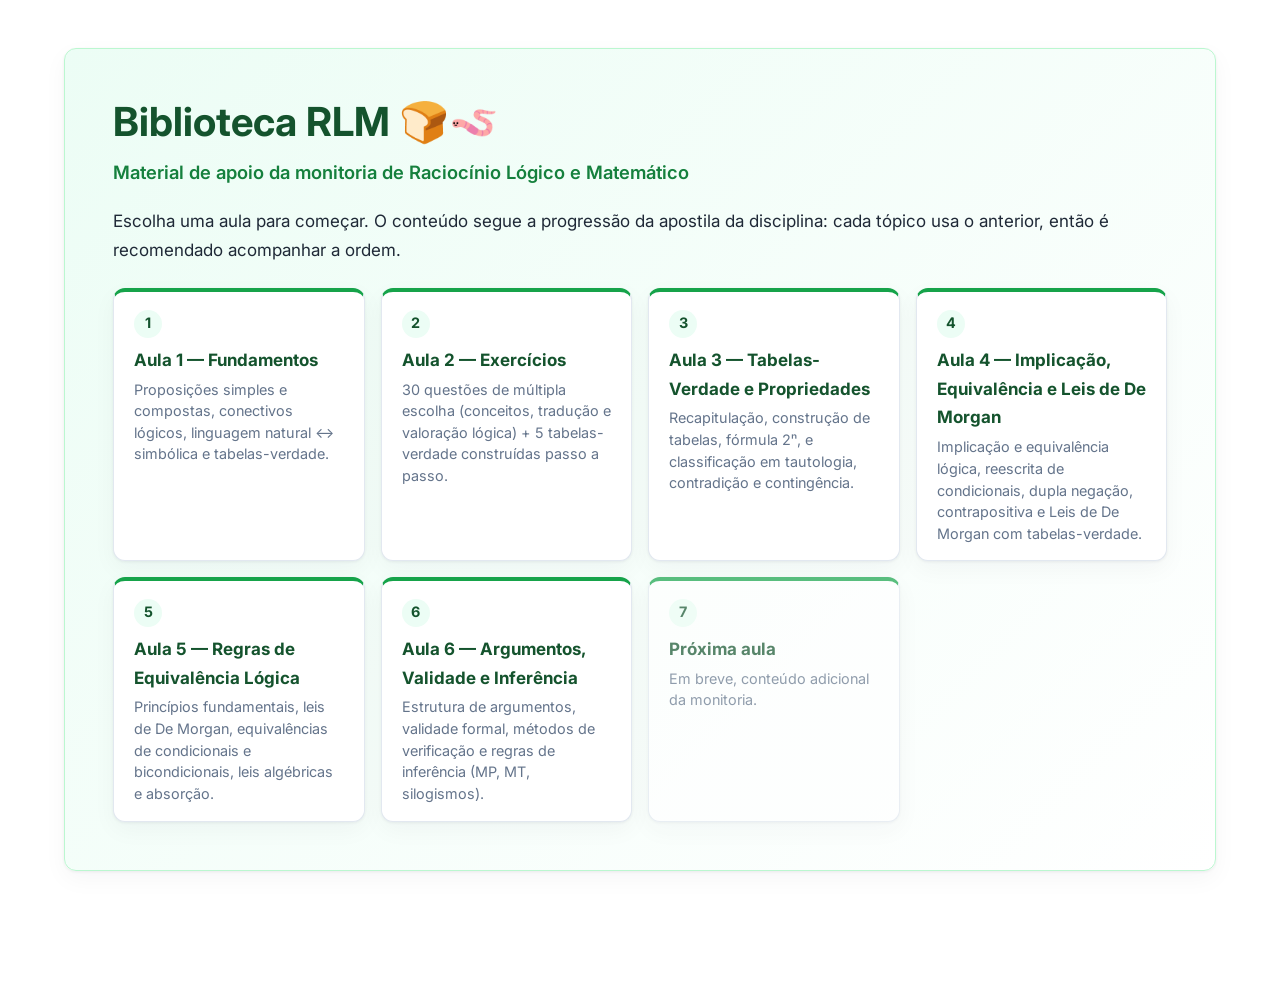
<file: index.html>
<!DOCTYPE html>
<html lang="pt-BR">
<head>
  <meta charset="utf-8">
  <meta name="viewport" content="width=device-width, initial-scale=1">
  <title>Biblioteca RLM 🍞🪱</title>
  <meta name="description" content="Material de apoio da monitoria de Raciocínio Lógico e Matemático — hub com acesso a cada aula.">
  <link rel="preconnect" href="https://fonts.googleapis.com">
  <link rel="preconnect" href="https://fonts.gstatic.com" crossorigin>
  <link href="https://fonts.googleapis.com/css2?family=Inter:wght@400;600;700&display=swap" rel="stylesheet">
  <link rel="stylesheet" href="aulas/aula1/assets/estilo.css">
</head>
<body>

<main class="conteudo">

  <section id="inicio">
    <div class="hero">
      <h1>Biblioteca RLM 🍞🪱</h1>
      <p class="hero__sub">Material de apoio da monitoria de Raciocínio Lógico e Matemático</p>
      <p>Escolha uma aula para começar. O conteúdo segue a progressão da apostila da disciplina:
         cada tópico usa o anterior, então é recomendado acompanhar a ordem.</p>

<div class="cards-indice">
        <a class="card-indice" href="aulas/aula1/">
          <span class="card-indice__num">1</span>
          <div class="card-indice__titulo">Aula 1 — Fundamentos</div>
          <p class="card-indice__resumo">Proposições simples e compostas, conectivos lógicos,
             linguagem natural ↔ simbólica e tabelas-verdade.</p>
        </a>

        <a class="card-indice" href="aulas/aula2/">
          <span class="card-indice__num">2</span>
          <div class="card-indice__titulo">Aula 2 — Exercícios</div>
          <p class="card-indice__resumo">30 questões de múltipla escolha (conceitos, tradução e
             valoração lógica) + 5 tabelas-verdade construídas passo a passo.</p>
        </a>

        <a class="card-indice" href="aulas/aula3/">
          <span class="card-indice__num">3</span>
          <div class="card-indice__titulo">Aula 3 — Tabelas-Verdade e Propriedades</div>
          <p class="card-indice__resumo">Recapitulação, construção de tabelas, fórmula 2ⁿ, e
             classificação em tautologia, contradição e contingência.</p>
        </a>

        <a class="card-indice" href="aulas/aula4/">
          <span class="card-indice__num">4</span>
          <div class="card-indice__titulo">Aula 4 — Implicação, Equivalência e Leis de De Morgan</div>
          <p class="card-indice__resumo">Implicação e equivalência lógica, reescrita de condicionais,
              dupla negação, contrapositiva e Leis de De Morgan com tabelas-verdade.</p>
        </a>

        <!-- Para adicionar uma nova aula, copie o bloco <a class="card-indice"> acima,
             ajuste o número, o título, o resumo e o href (ex.: aulas/aula5/). -->
        <a class="card-indice" href="aulas/aula5/">
          <span class="card-indice__num">5</span>
          <div class="card-indice__titulo">Aula 5 — Regras de Equivalência Lógica</div>
          <p class="card-indice__resumo">Princípios fundamentais, leis de De Morgan,
              equivalências de condicionais e bicondicionais, leis algébricas e absorção.</p>
        </a>

        <a class="card-indice" href="aulas/aula6/">
          <span class="card-indice__num">6</span>
          <div class="card-indice__titulo">Aula 6 — Argumentos, Validade e Inferência</div>
          <p class="card-indice__resumo">Estrutura de argumentos, validade formal,
              métodos de verificação e regras de inferência (MP, MT, silogismos).</p>
        </a>

        <a class="card-indice" href="#" aria-disabled="true" style="opacity: .7; cursor: not-allowed;">
          <span class="card-indice__num">7</span>
          <div class="card-indice__titulo">Próxima aula</div>
          <p class="card-indice__resumo">Em breve, conteúdo adicional da monitoria.</p>
        </a>
      </div>
    </div>
  </section>
</main>
</body>
</html>
</file>
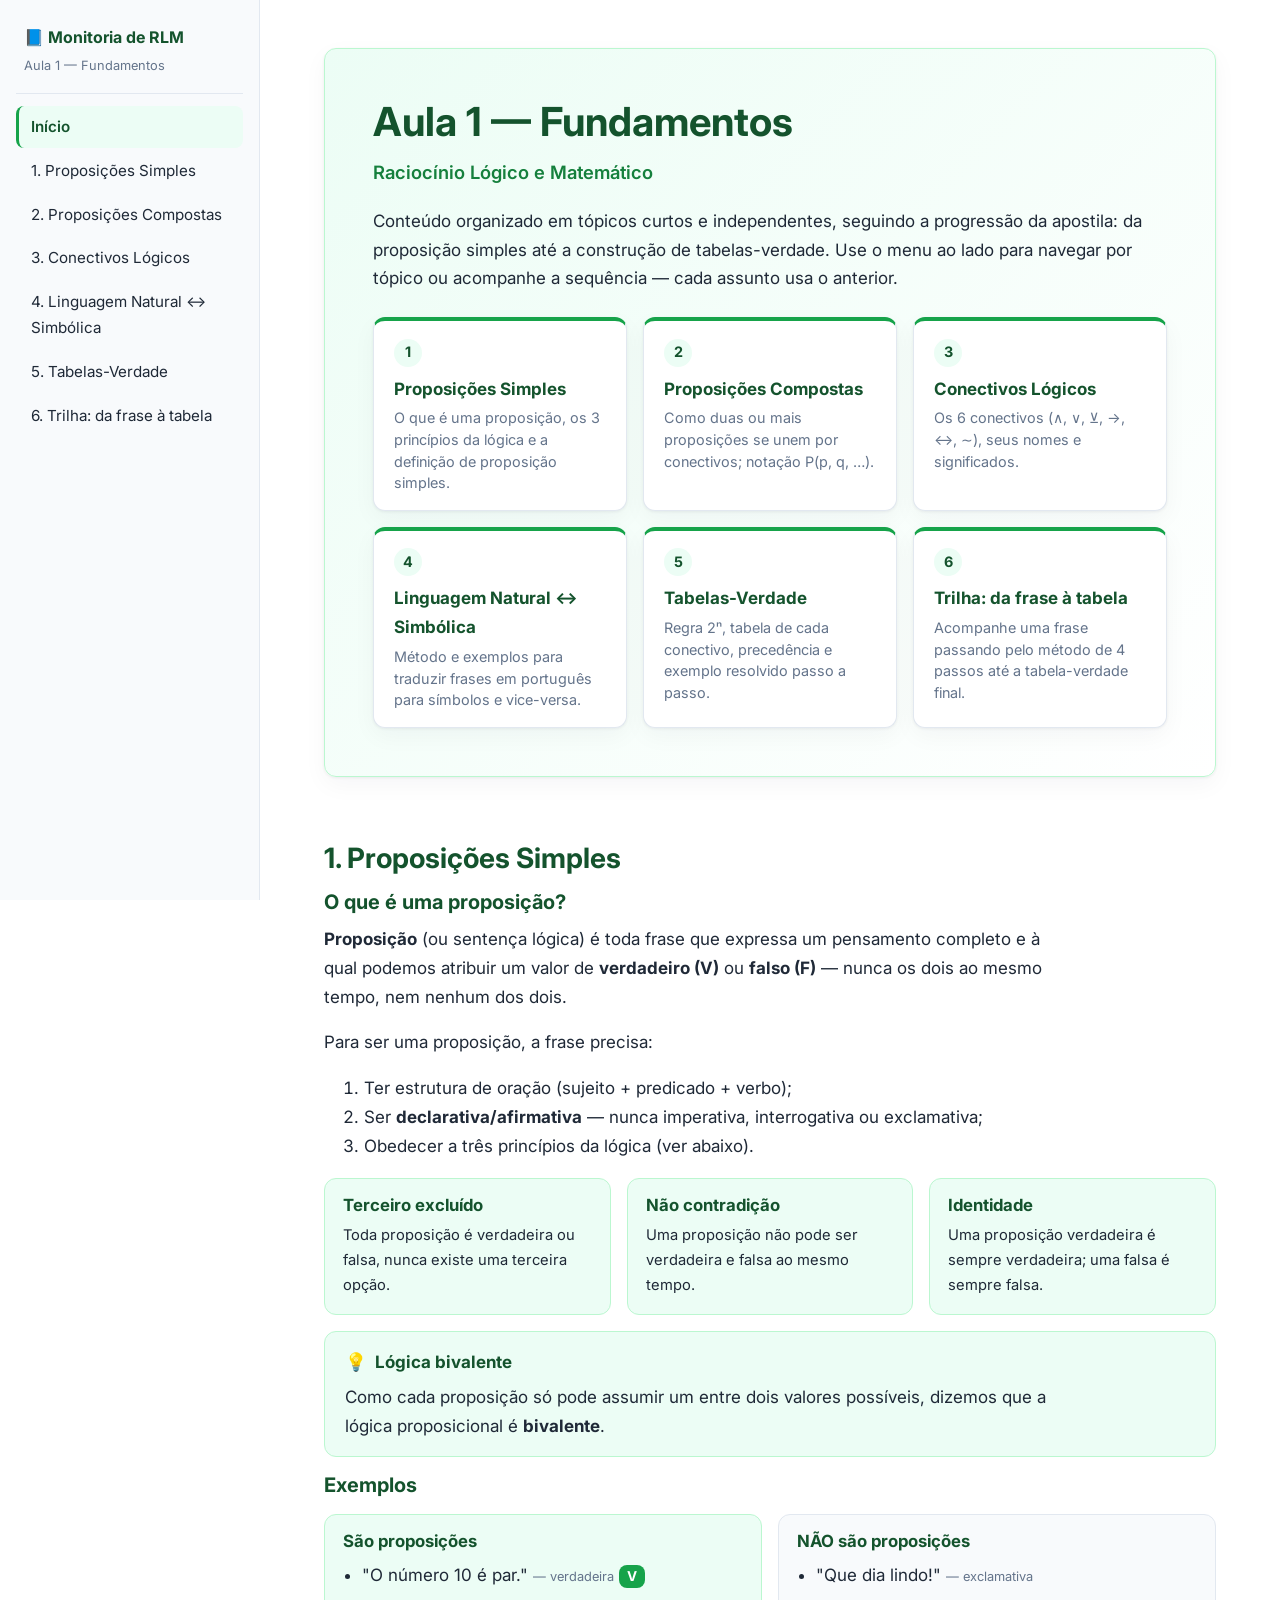
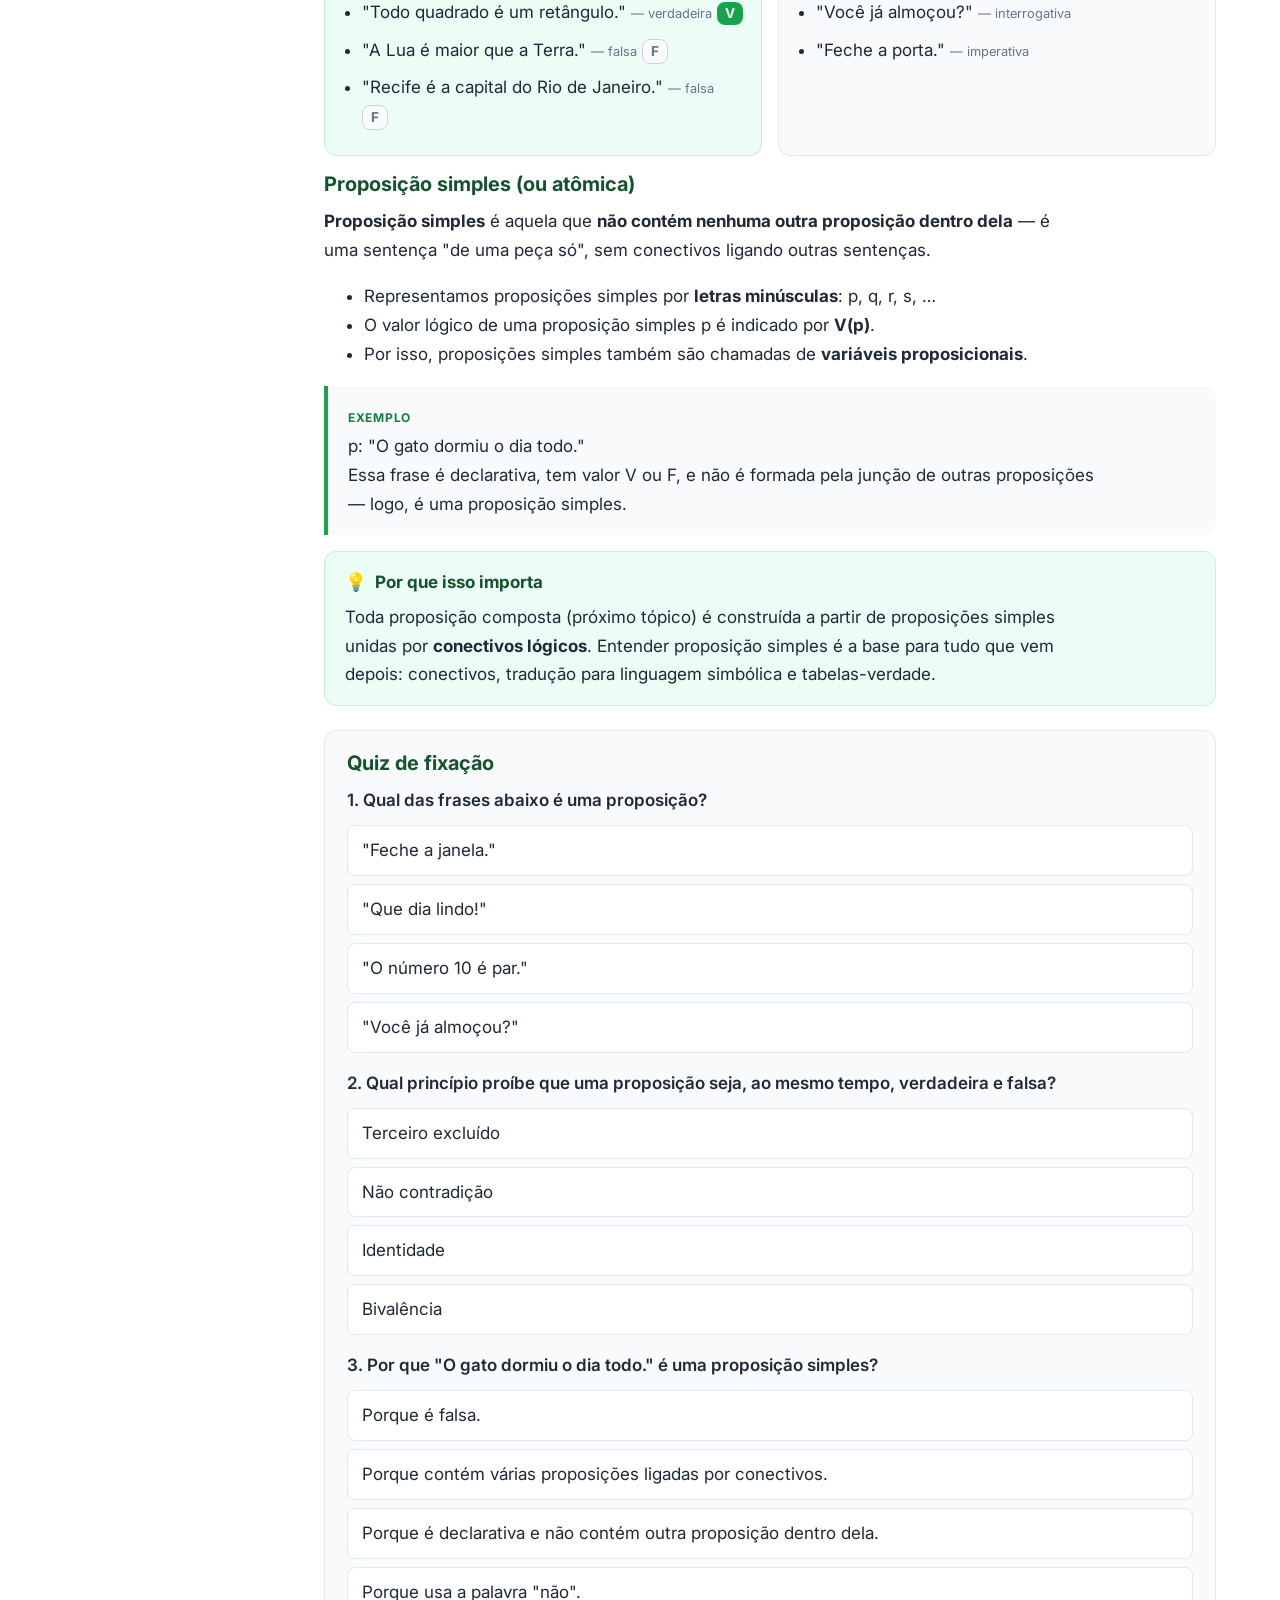
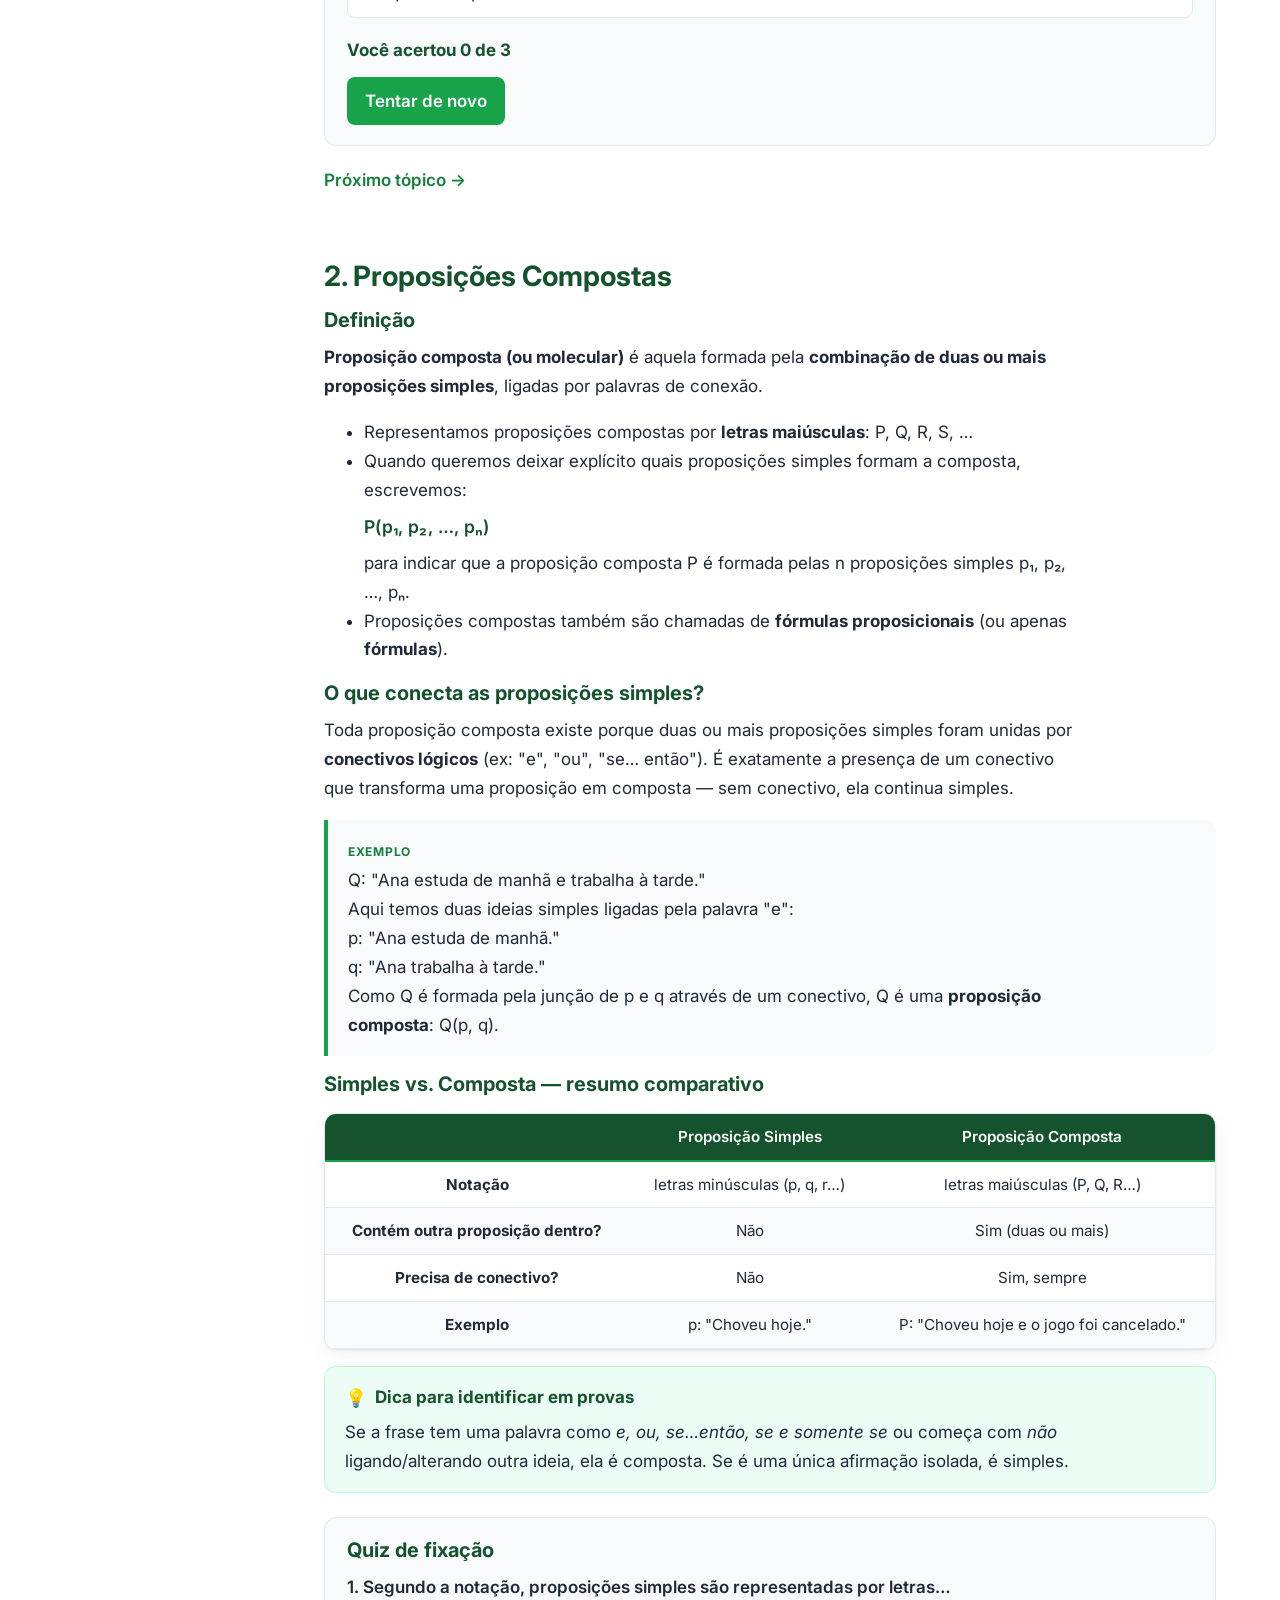
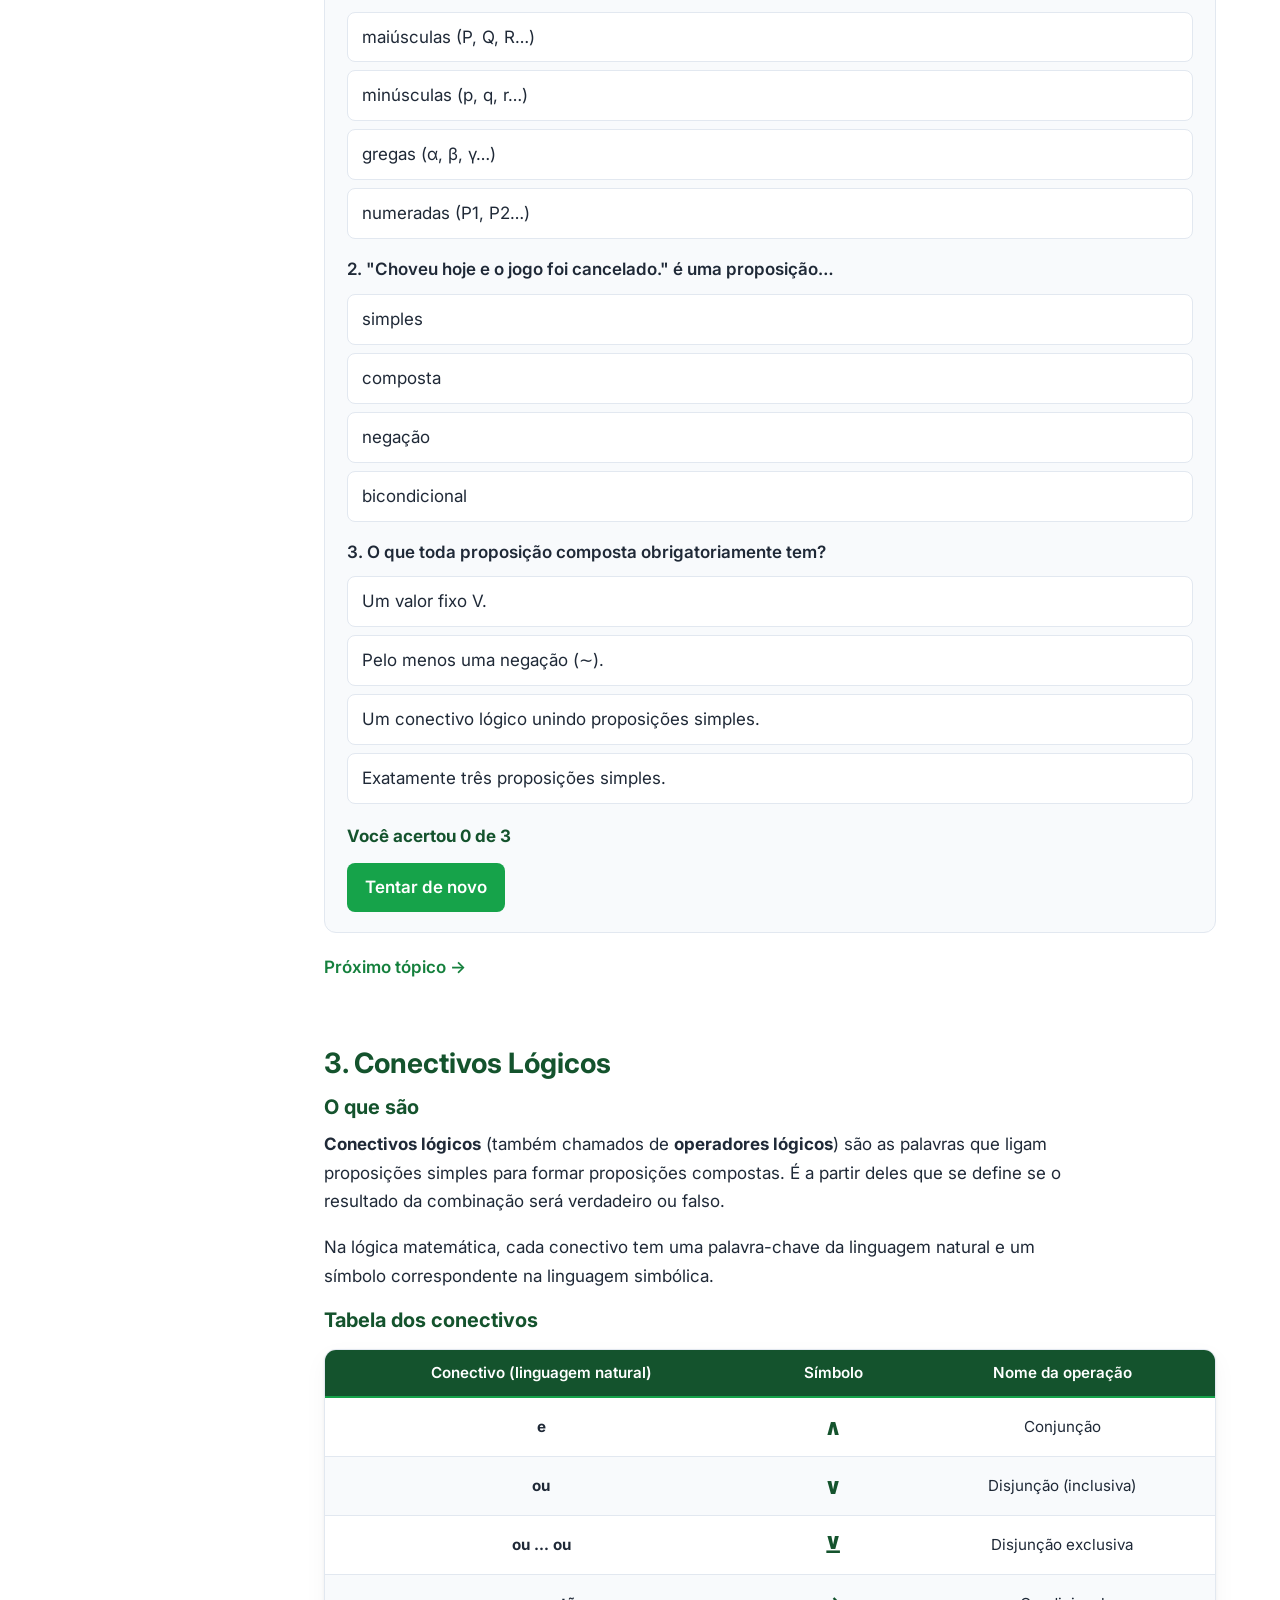
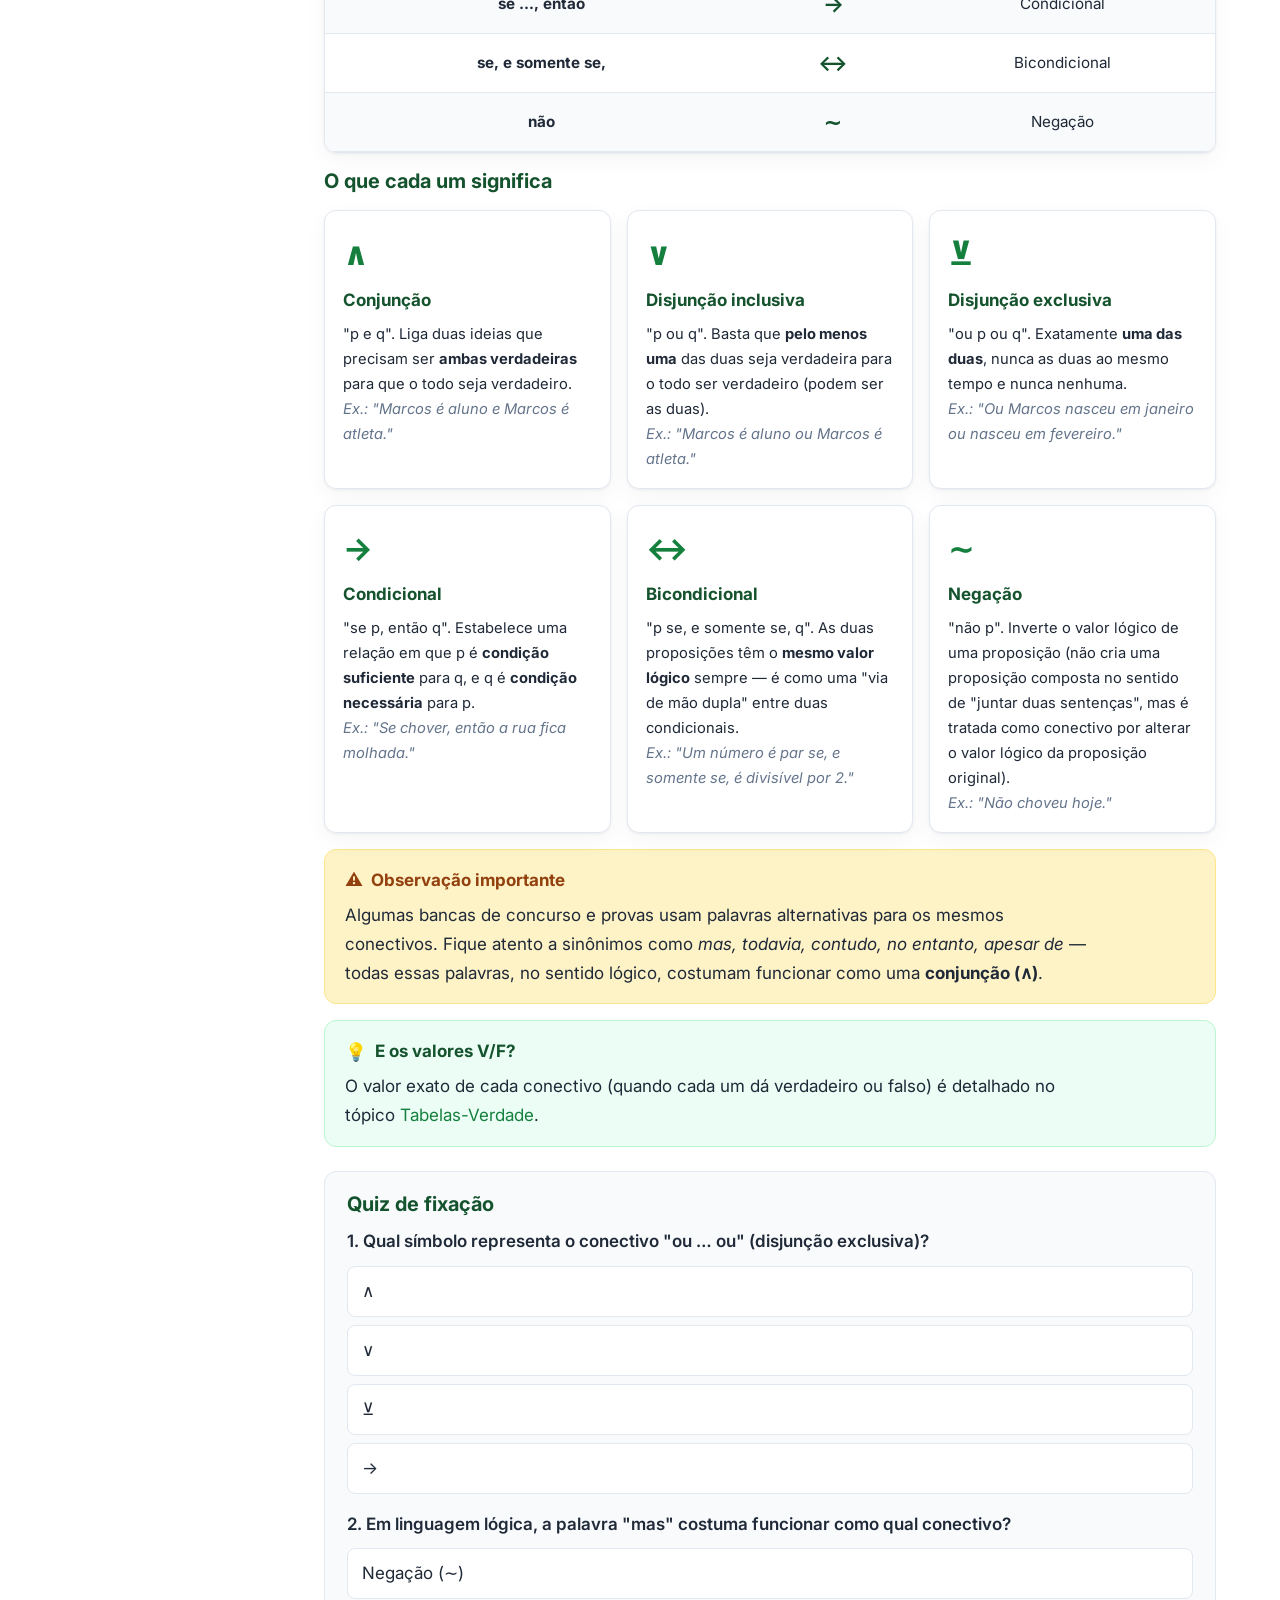
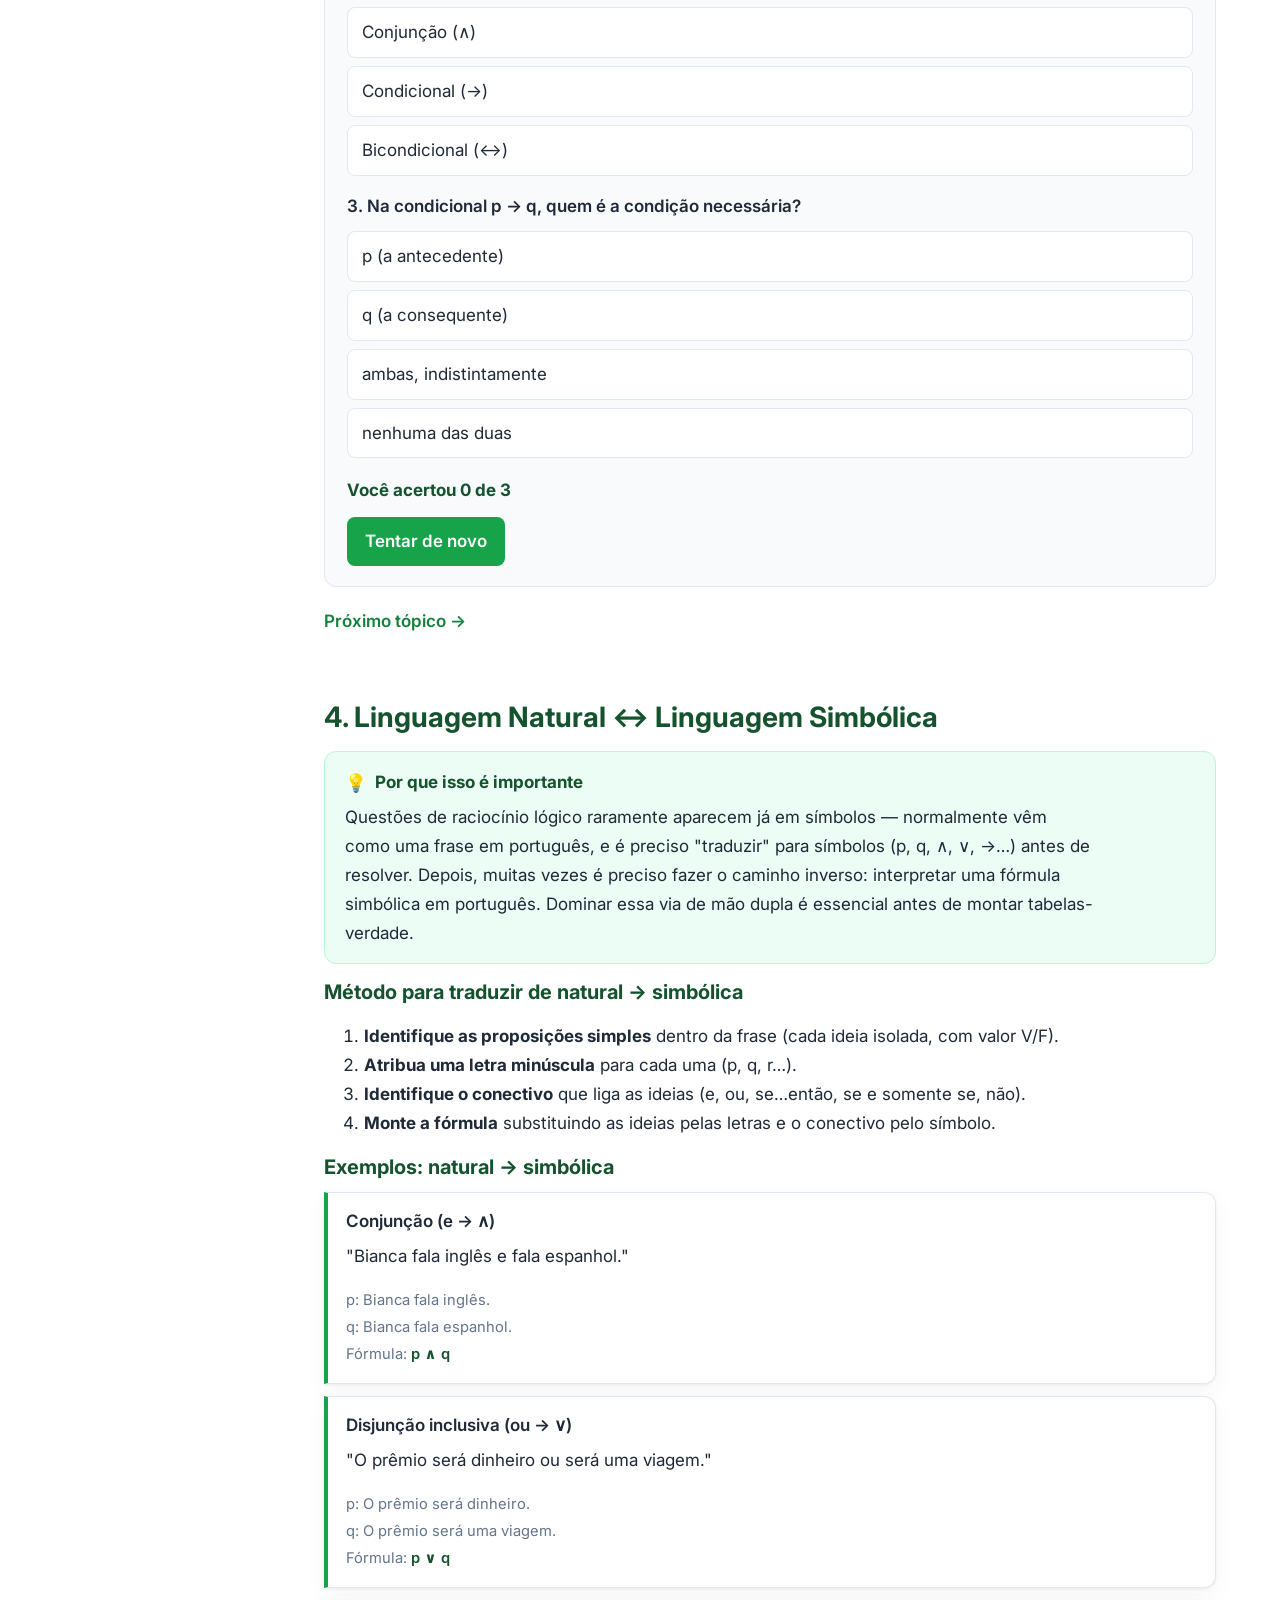
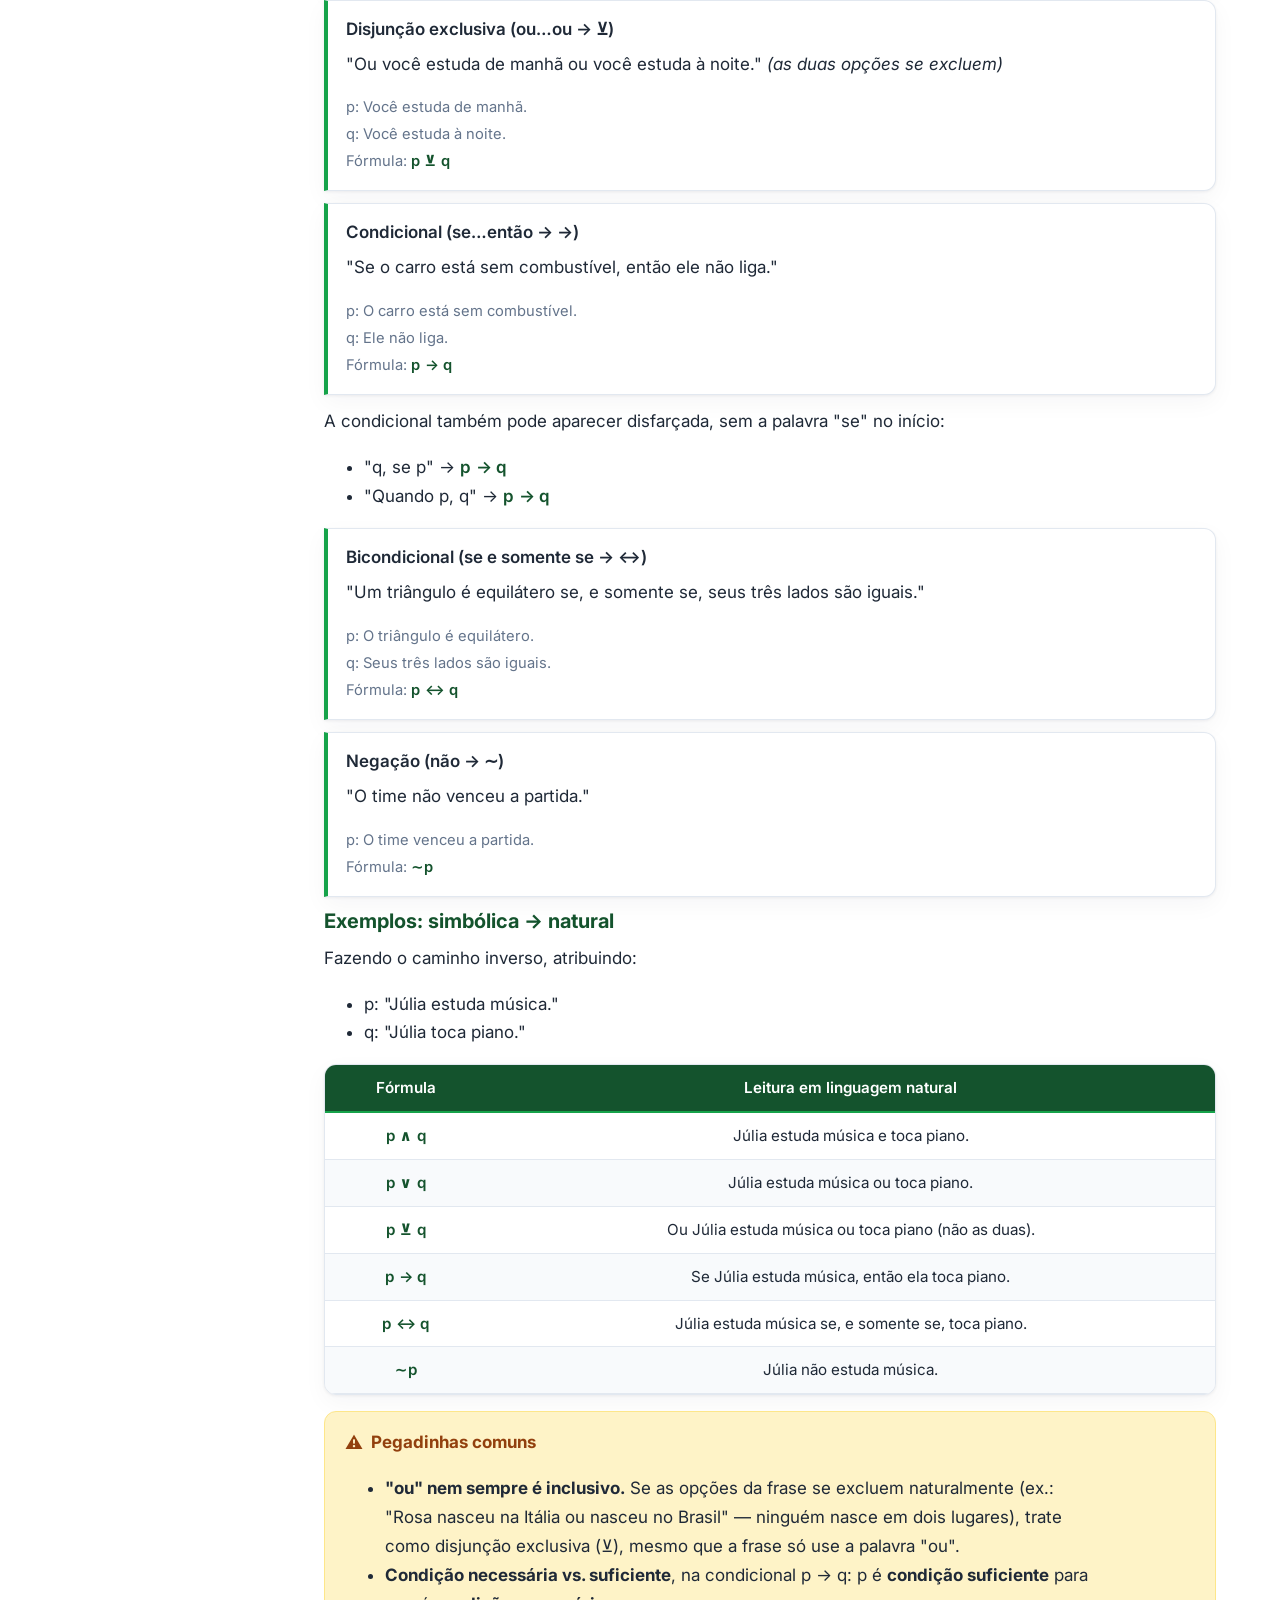
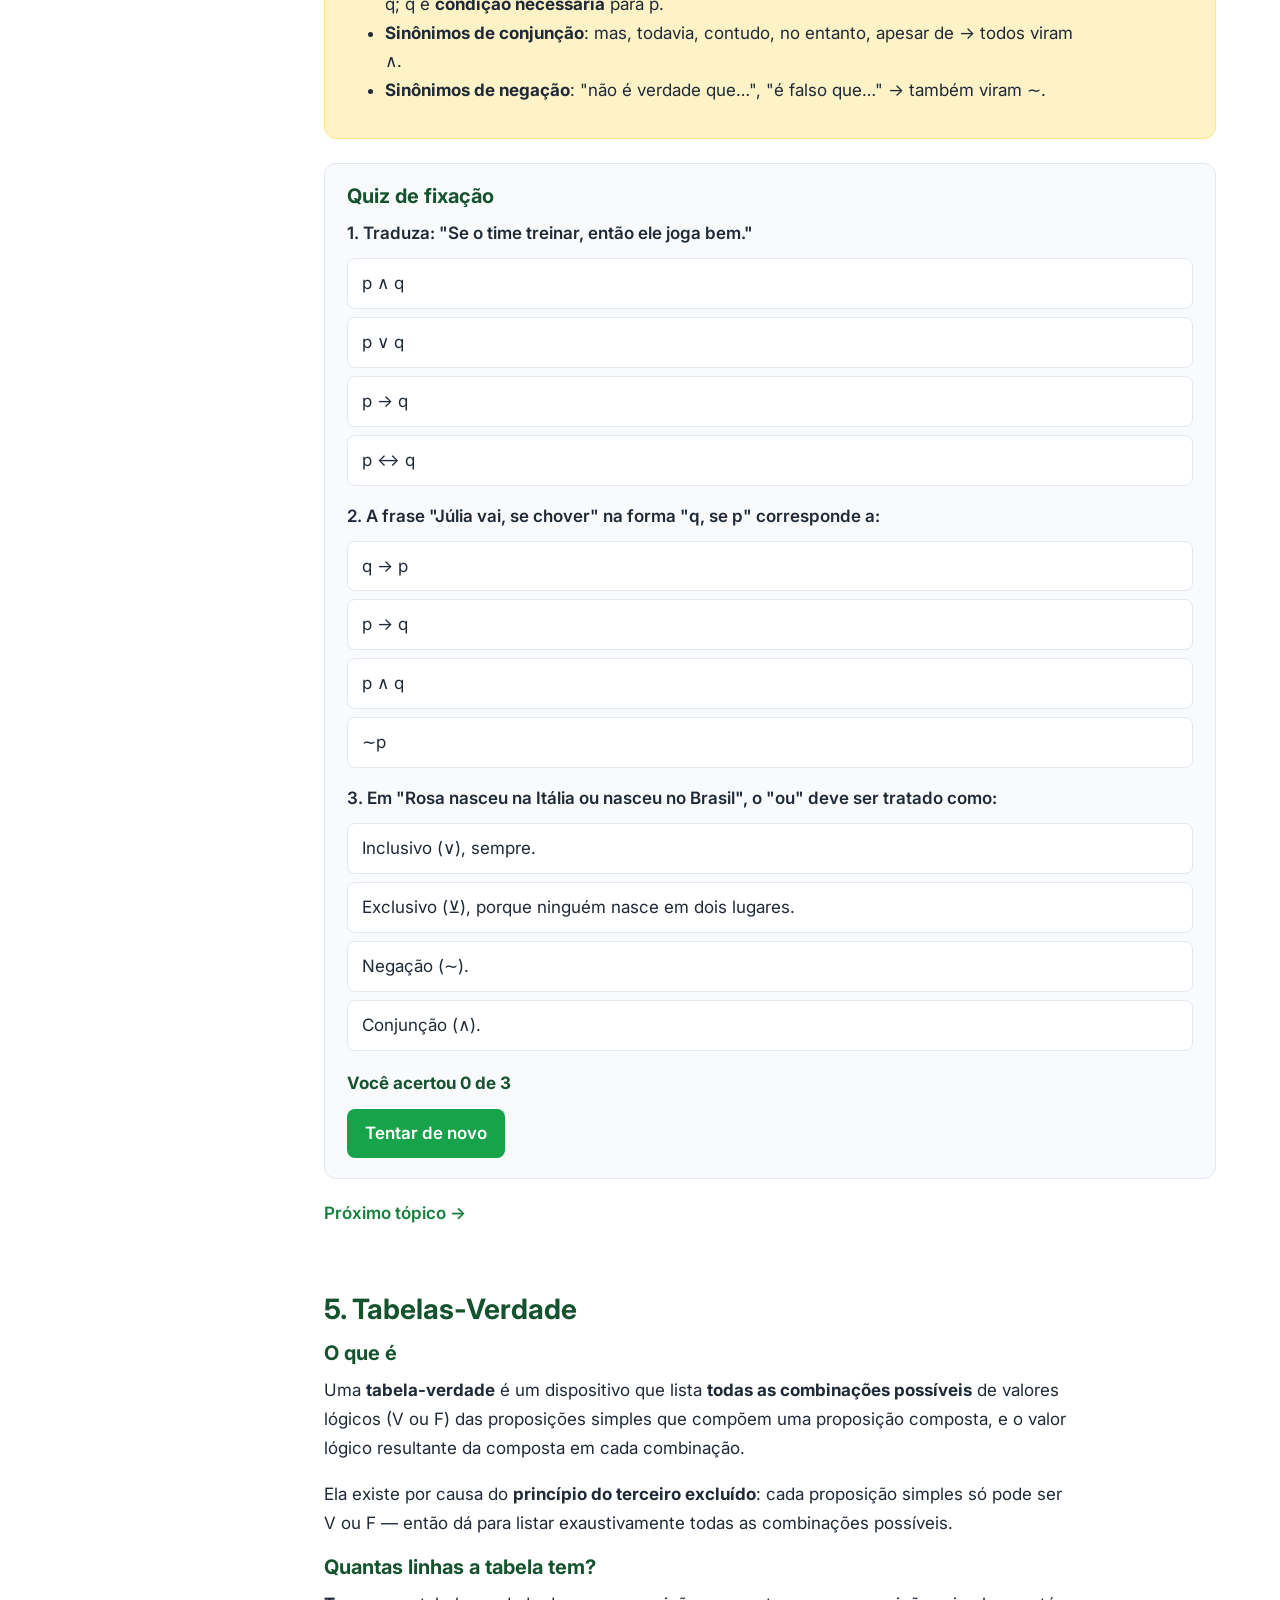
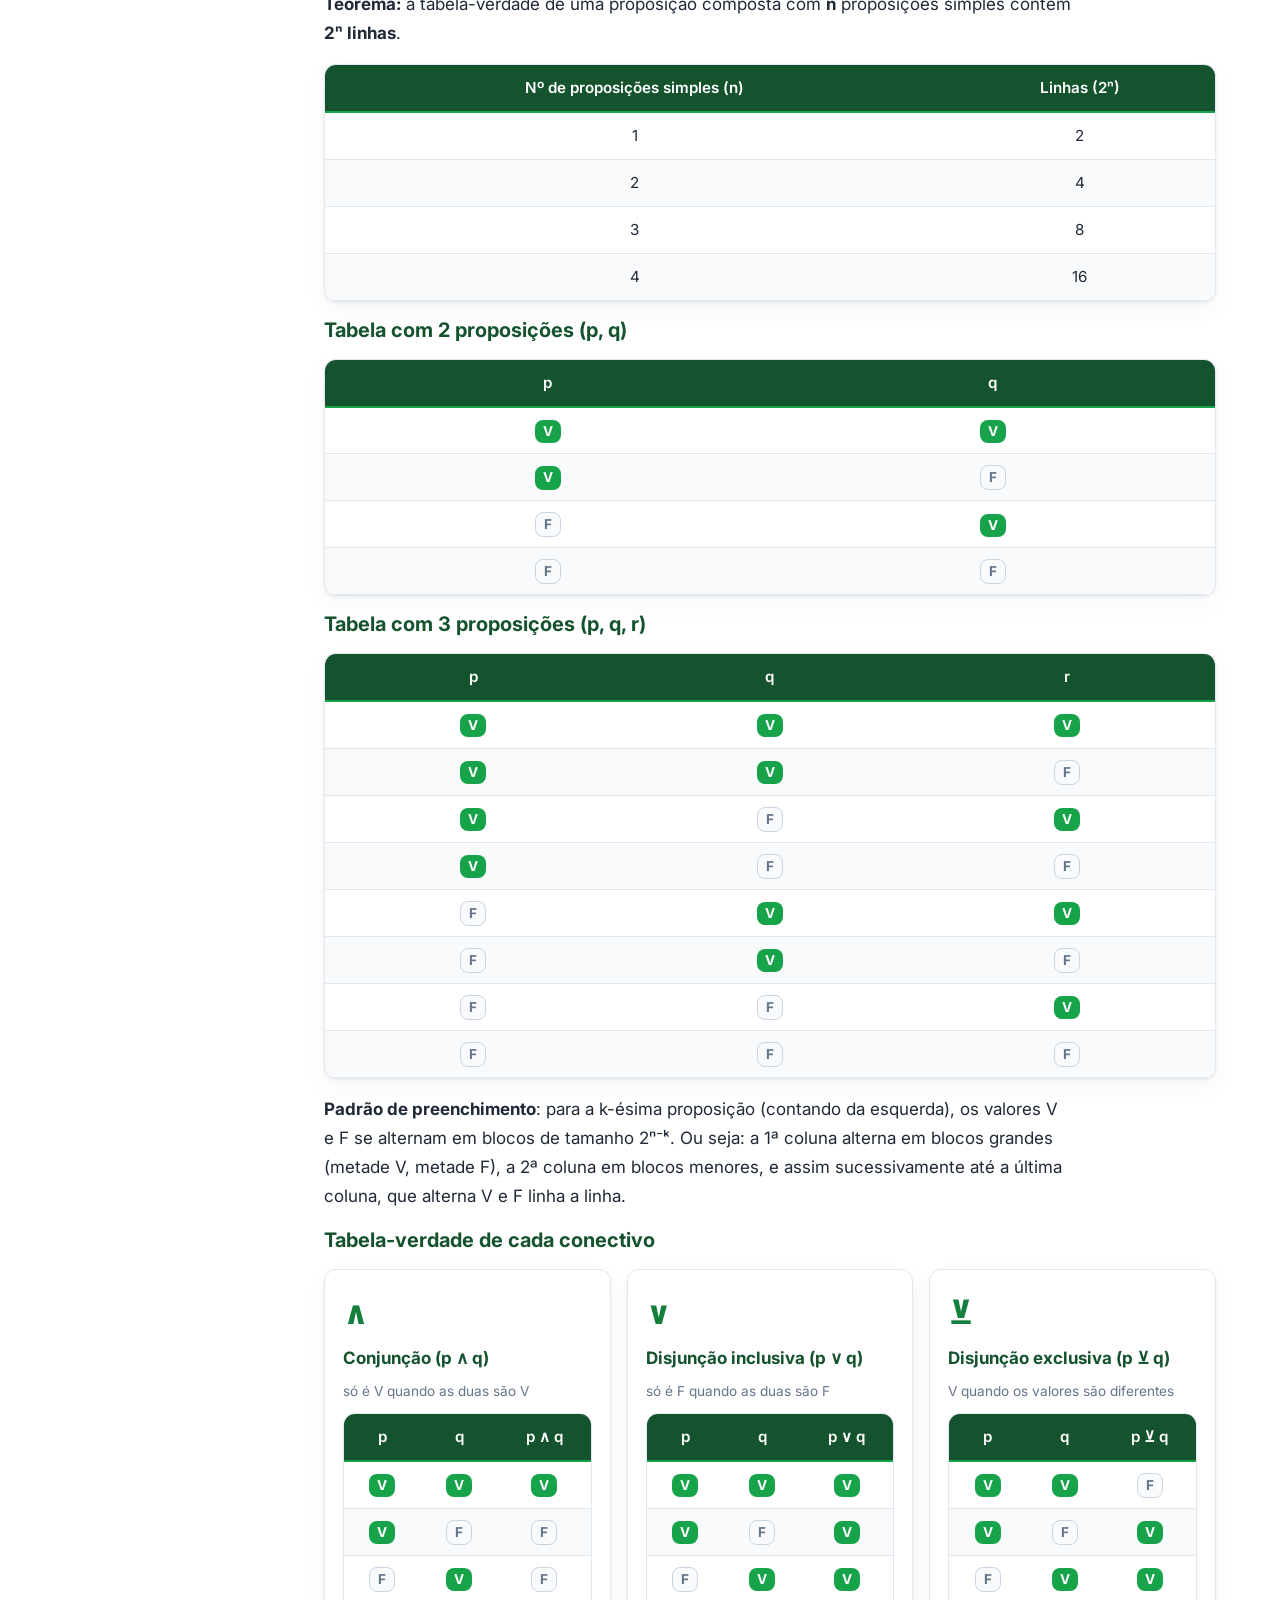
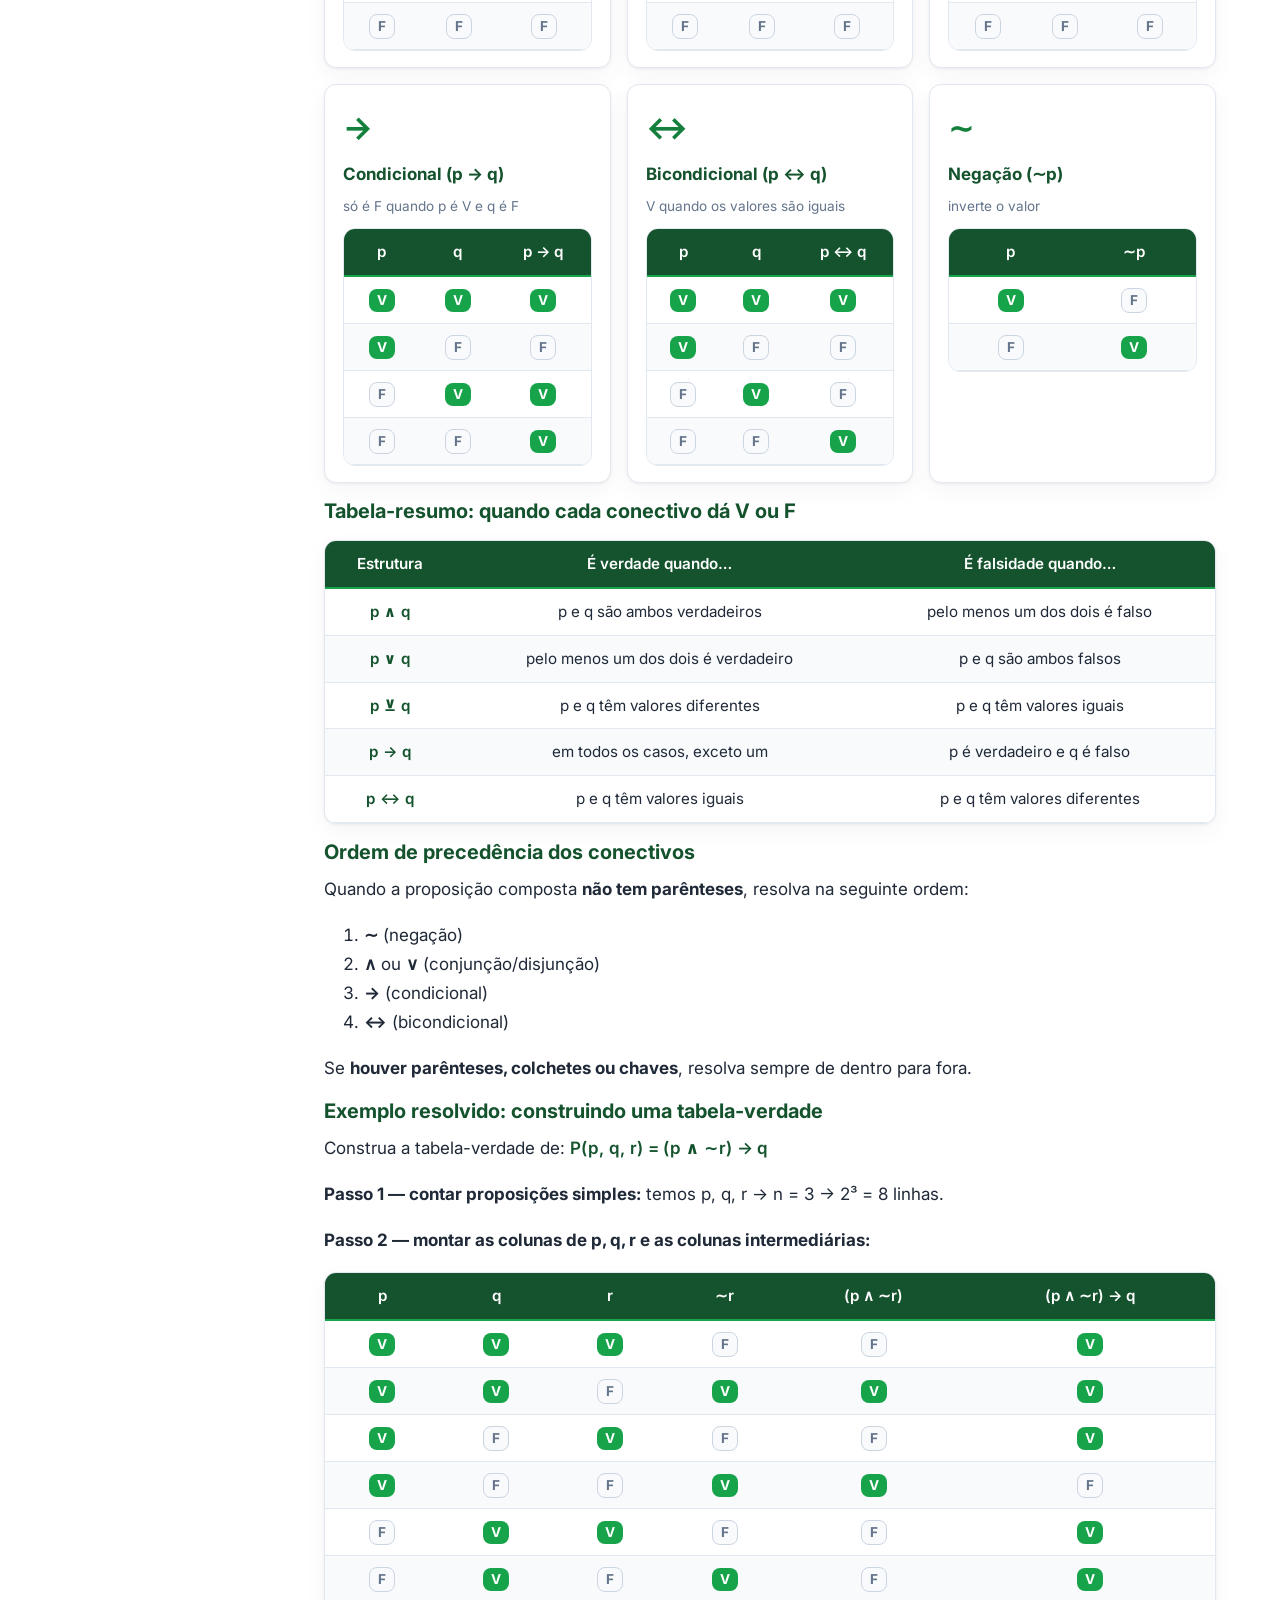
<file: aulas/aula1/index.html>
<!DOCTYPE html>
<html lang="pt-BR">
<head>
  <meta charset="utf-8">
  <meta name="viewport" content="width=device-width, initial-scale=1">
  <title>Aula 1 — Fundamentos · Monitoria de RLM</title>
  <meta name="description" content="Aula teórica sobre Fundamentos de Raciocínio Lógico: proposições simples e compostas, conectivos lógicos, linguagem natural e simbólica, e tabelas-verdade.">
  <link rel="preconnect" href="https://fonts.googleapis.com">
  <link rel="preconnect" href="https://fonts.gstatic.com" crossorigin>
  <link href="https://fonts.googleapis.com/css2?family=Inter:wght@400;600;700&display=swap" rel="stylesheet">
  <link rel="stylesheet" href="assets/estilo.css">
</head>
<body>

<div class="barra-progresso" id="barra-progresso" aria-hidden="true"></div>

<button class="menu-toggle" id="menu-toggle" aria-label="Abrir menu" aria-expanded="false" aria-controls="sidebar">☰</button>
<div class="overlay" id="overlay"></div>

<div class="layout">

  <!-- ============ SIDEBAR ============ -->
  <aside class="sidebar" id="sidebar">
    <a href="../../index.html" class="sidebar__marca" aria-label="Voltar ao hub principal das aulas">📘 Monitoria de RLM</a>
    <div class="sidebar__sub">Aula 1 — Fundamentos</div>
    <nav aria-label="Navegação por tópicos">
      <ul class="sidebar__nav">
        <li><a href="#inicio" aria-current="true">Início</a></li>
        <li><a href="#proposicoes-simples">1. Proposições Simples</a></li>
        <li><a href="#proposicoes-compostas">2. Proposições Compostas</a></li>
        <li><a href="#conectivos">3. Conectivos Lógicos</a></li>
        <li><a href="#traducao">4. Linguagem Natural ↔ Simbólica</a></li>
        <li><a href="#tabelas-verdade">5. Tabelas-Verdade</a></li>
        <li><a href="#trilha">6. Trilha: da frase à tabela</a></li>
      </ul>
    </nav>
  </aside>

  <!-- ============ CONTEÚDO ============ -->
  <main class="conteudo">

    <!-- ====== SEÇÃO INÍCIO ====== -->
    <section id="inicio">
      <div class="hero">
        <h1>Aula 1 — Fundamentos</h1>
        <p class="hero__sub">Raciocínio Lógico e Matemático</p>
        <p>Conteúdo organizado em tópicos curtos e independentes, seguindo a progressão da
           apostila: da proposição simples até a construção de tabelas-verdade. Use o menu ao
           lado para navegar por tópico ou acompanhe a sequência — cada assunto usa o anterior.</p>
        <!-- opcional: monitor / horário / contato -->

        <div class="cards-indice">
          <a class="card-indice" href="#proposicoes-simples">
            <span class="card-indice__num">1</span>
            <div class="card-indice__titulo">Proposições Simples</div>
            <p class="card-indice__resumo">O que é uma proposição, os 3 princípios da lógica e a definição de proposição simples.</p>
          </a>
          <a class="card-indice" href="#proposicoes-compostas">
            <span class="card-indice__num">2</span>
            <div class="card-indice__titulo">Proposições Compostas</div>
            <p class="card-indice__resumo">Como duas ou mais proposições se unem por conectivos; notação P(p, q, …).</p>
          </a>
          <a class="card-indice" href="#conectivos">
            <span class="card-indice__num">3</span>
            <div class="card-indice__titulo">Conectivos Lógicos</div>
            <p class="card-indice__resumo">Os 6 conectivos (∧, ∨, ⊻, →, ↔, ∼), seus nomes e significados.</p>
          </a>
          <a class="card-indice" href="#traducao">
            <span class="card-indice__num">4</span>
            <div class="card-indice__titulo">Linguagem Natural ↔ Simbólica</div>
            <p class="card-indice__resumo">Método e exemplos para traduzir frases em português para símbolos e vice-versa.</p>
          </a>
          <a class="card-indice" href="#tabelas-verdade">
            <span class="card-indice__num">5</span>
            <div class="card-indice__titulo">Tabelas-Verdade</div>
            <p class="card-indice__resumo">Regra 2ⁿ, tabela de cada conectivo, precedência e exemplo resolvido passo a passo.</p>
          </a>
          <a class="card-indice" href="#trilha">
            <span class="card-indice__num">6</span>
            <div class="card-indice__titulo">Trilha: da frase à tabela</div>
            <p class="card-indice__resumo">Acompanhe uma frase passando pelo método de 4 passos até a tabela-verdade final.</p>
          </a>
        </div>
      </div>
    </section>

    <!-- ====== SEÇÃO 1: PROPOSIÇÕES SIMPLES ====== -->
    <section id="proposicoes-simples">
      <h2>1. Proposições Simples</h2>

      <h3>O que é uma proposição?</h3>
      <p><strong>Proposição</strong> (ou sentença lógica) é toda frase que expressa um pensamento
         completo e à qual podemos atribuir um valor de <strong>verdadeiro (V)</strong> ou
         <strong>falso (F)</strong> — nunca os dois ao mesmo tempo, nem nenhum dos dois.</p>

      <p>Para ser uma proposição, a frase precisa:</p>
      <ol>
        <li>Ter estrutura de oração (sujeito + predicado + verbo);</li>
        <li>Ser <strong>declarativa/afirmativa</strong> — nunca imperativa, interrogativa ou exclamativa;</li>
        <li>Obedecer a três princípios da lógica (ver abaixo).</li>
      </ol>

      <div class="principios">
        <div class="principio">
          <h3>Terceiro excluído</h3>
          <p>Toda proposição é verdadeira ou falsa, nunca existe uma terceira opção.</p>
        </div>
        <div class="principio">
          <h3>Não contradição</h3>
          <p>Uma proposição não pode ser verdadeira e falsa ao mesmo tempo.</p>
        </div>
        <div class="principio">
          <h3>Identidade</h3>
          <p>Uma proposição verdadeira é sempre verdadeira; uma falsa é sempre falsa.</p>
        </div>
      </div>

      <div class="callout callout--dica">
        <div class="callout__titulo">Lógica bivalente</div>
        <p>Como cada proposição só pode assumir um entre dois valores possíveis, dizemos que a
           lógica proposicional é <strong>bivalente</strong>.</p>
      </div>

      <h3>Exemplos</h3>
      <div class="duas-colunas">
        <div class="coluna coluna--sim">
          <h3>São proposições</h3>
          <ul>
            <li>"O número 10 é par." <span class="valor-proposicao">— verdadeira</span> <span class="badge badge--v">V</span></li>
            <li>"Todo quadrado é um retângulo." <span class="valor-proposicao">— verdadeira</span> <span class="badge badge--v">V</span></li>
            <li>"A Lua é maior que a Terra." <span class="valor-proposicao">— falsa</span> <span class="badge badge--f">F</span></li>
            <li>"Recife é a capital do Rio de Janeiro." <span class="valor-proposicao">— falsa</span> <span class="badge badge--f">F</span></li>
          </ul>
        </div>
        <div class="coluna coluna--nao">
          <h3>NÃO são proposições</h3>
          <ul>
            <li>"Que dia lindo!" <span class="valor-proposicao">— exclamativa</span></li>
            <li>"Você já almoçou?" <span class="valor-proposicao">— interrogativa</span></li>
            <li>"Feche a porta." <span class="valor-proposicao">— imperativa</span></li>
          </ul>
        </div>
      </div>

      <h3>Proposição simples (ou atômica)</h3>
      <p><strong>Proposição simples</strong> é aquela que <strong>não contém nenhuma outra
         proposição dentro dela</strong> — é uma sentença "de uma peça só", sem conectivos
         ligando outras sentenças.</p>
      <ul>
        <li>Representamos proposições simples por <strong>letras minúsculas</strong>: p, q, r, s, …</li>
        <li>O valor lógico de uma proposição simples p é indicado por <strong>V(p)</strong>.</li>
        <li>Por isso, proposições simples também são chamadas de <strong>variáveis proposicionais</strong>.</li>
      </ul>

      <div class="exemplo">
        <span class="exemplo__rotulo">Exemplo</span>
        <p>p: "O gato dormiu o dia todo."</p>
        <p>Essa frase é declarativa, tem valor V ou F, e não é formada pela junção de outras
           proposições — logo, é uma proposição simples.</p>
      </div>

      <div class="callout callout--dica">
        <div class="callout__titulo">Por que isso importa</div>
        <p>Toda proposição composta (próximo tópico) é construída a partir de proposições simples
           unidas por <strong>conectivos lógicos</strong>. Entender proposição simples é a base
           para tudo que vem depois: conectivos, tradução para linguagem simbólica e
           tabelas-verdade.</p>
      </div>

      <div class="quiz" data-quiz="proposicoes-simples" aria-label="Quiz de Proposições Simples"></div>

      <a class="proximo" href="#proposicoes-compostas">Próximo tópico →</a>
    </section>

    <!-- ====== SEÇÃO 2: PROPOSIÇÕES COMPOSTAS ====== -->
    <section id="proposicoes-compostas">
      <h2>2. Proposições Compostas</h2>

      <h3>Definição</h3>
      <p><strong>Proposição composta (ou molecular)</strong> é aquela formada pela
         <strong>combinação de duas ou mais proposições simples</strong>, ligadas por palavras
         de conexão.</p>
      <ul>
        <li>Representamos proposições compostas por <strong>letras maiúsculas</strong>: P, Q, R, S, …</li>
        <li>Quando queremos deixar explícito quais proposições simples formam a composta, escrevemos:
          <p class="formula" style="font-size:1.1rem; margin:.4em 0;">P(p₁, p₂, …, pₙ)</p>
          para indicar que a proposição composta P é formada pelas n proposições simples
          p₁, p₂, …, pₙ.</li>
        <li>Proposições compostas também são chamadas de <strong>fórmulas proposicionais</strong> (ou apenas <strong>fórmulas</strong>).</li>
      </ul>

      <h3>O que conecta as proposições simples?</h3>
      <p>Toda proposição composta existe porque duas ou mais proposições simples foram unidas por
         <strong>conectivos lógicos</strong> (ex: "e", "ou", "se… então"). É exatamente a presença
         de um conectivo que transforma uma proposição em composta — sem conectivo, ela continua
         simples.</p>

      <div class="exemplo">
        <span class="exemplo__rotulo">Exemplo</span>
        <p>Q: "Ana estuda de manhã e trabalha à tarde."</p>
        <p>Aqui temos duas ideias simples ligadas pela palavra "e":</p>
        <p>p: "Ana estuda de manhã."<br>
           q: "Ana trabalha à tarde."</p>
        <p>Como Q é formada pela junção de p e q através de um conectivo, Q é uma
           <strong>proposição composta</strong>: Q(p, q).</p>
      </div>

      <h3>Simples vs. Composta — resumo comparativo</h3>
      <div class="tabela-card">
        <table>
          <thead>
            <tr><th scope="col"></th><th scope="col">Proposição Simples</th><th scope="col">Proposição Composta</th></tr>
          </thead>
          <tbody>
            <tr><td><strong>Notação</strong></td><td>letras minúsculas (p, q, r…)</td><td>letras maiúsculas (P, Q, R…)</td></tr>
            <tr><td><strong>Contém outra proposição dentro?</strong></td><td>Não</td><td>Sim (duas ou mais)</td></tr>
            <tr><td><strong>Precisa de conectivo?</strong></td><td>Não</td><td>Sim, sempre</td></tr>
            <tr><td><strong>Exemplo</strong></td><td>p: "Choveu hoje."</td><td>P: "Choveu hoje e o jogo foi cancelado."</td></tr>
          </tbody>
        </table>
      </div>

      <div class="callout callout--dica">
        <div class="callout__titulo">Dica para identificar em provas</div>
        <p>Se a frase tem uma palavra como <em>e, ou, se…então, se e somente se</em> ou começa com
           <em>não</em> ligando/alterando outra ideia, ela é composta. Se é uma única afirmação
           isolada, é simples.</p>
      </div>

      <div class="quiz" data-quiz="proposicoes-compostas" aria-label="Quiz de Proposições Compostas"></div>

      <a class="proximo" href="#conectivos">Próximo tópico →</a>
    </section>

    <!-- ====== SEÇÃO 3: CONECTIVOS LÓGICOS ====== -->
    <section id="conectivos">
      <h2>3. Conectivos Lógicos</h2>

      <h3>O que são</h3>
      <p><strong>Conectivos lógicos</strong> (também chamados de <strong>operadores lógicos</strong>)
         são as palavras que ligam proposições simples para formar proposições compostas. É a
         partir deles que se define se o resultado da combinação será verdadeiro ou falso.</p>
      <p>Na lógica matemática, cada conectivo tem uma palavra-chave da linguagem natural e um
         símbolo correspondente na linguagem simbólica.</p>

      <h3>Tabela dos conectivos</h3>
      <div class="tabela-card">
        <table>
          <thead>
            <tr><th scope="col">Conectivo (linguagem natural)</th><th scope="col">Símbolo</th><th scope="col">Nome da operação</th></tr>
          </thead>
          <tbody>
            <tr><td><strong>e</strong></td><td class="formula" style="font-size:1.4rem;">∧</td><td>Conjunção</td></tr>
            <tr><td><strong>ou</strong></td><td class="formula" style="font-size:1.4rem;">∨</td><td>Disjunção (inclusiva)</td></tr>
            <tr><td><strong>ou … ou</strong></td><td class="formula" style="font-size:1.4rem;">⊻</td><td>Disjunção exclusiva</td></tr>
            <tr><td><strong>se …, então</strong></td><td class="formula" style="font-size:1.4rem;">→</td><td>Condicional</td></tr>
            <tr><td><strong>se, e somente se,</strong></td><td class="formula" style="font-size:1.4rem;">↔</td><td>Bicondicional</td></tr>
            <tr><td><strong>não</strong></td><td class="formula" style="font-size:1.4rem;">∼</td><td>Negação</td></tr>
          </tbody>
        </table>
      </div>

      <h3>O que cada um significa</h3>
      <div class="grid-conectivos">
        <div class="conectivo-card">
          <span class="conectivo-card__simbolo">∧</span>
          <div class="conectivo-card__nome">Conjunção</div>
          <p>"p e q". Liga duas ideias que precisam ser <strong>ambas verdadeiras</strong> para que
             o todo seja verdadeiro.<br><em>Ex.: "Marcos é aluno e Marcos é atleta."</em></p>
        </div>
        <div class="conectivo-card">
          <span class="conectivo-card__simbolo">∨</span>
          <div class="conectivo-card__nome">Disjunção inclusiva</div>
          <p>"p ou q". Basta que <strong>pelo menos uma</strong> das duas seja verdadeira para o
             todo ser verdadeiro (podem ser as duas).<br><em>Ex.: "Marcos é aluno ou Marcos é atleta."</em></p>
        </div>
        <div class="conectivo-card">
          <span class="conectivo-card__simbolo">⊻</span>
          <div class="conectivo-card__nome">Disjunção exclusiva</div>
          <p>"ou p ou q". Exatamente <strong>uma das duas</strong>, nunca as duas ao mesmo tempo e
             nunca nenhuma.<br><em>Ex.: "Ou Marcos nasceu em janeiro ou nasceu em fevereiro."</em></p>
        </div>
        <div class="conectivo-card">
          <span class="conectivo-card__simbolo">→</span>
          <div class="conectivo-card__nome">Condicional</div>
          <p>"se p, então q". Estabelece uma relação em que p é <strong>condição suficiente</strong>
             para q, e q é <strong>condição necessária</strong> para p.<br><em>Ex.: "Se chover, então a rua fica molhada."</em></p>
        </div>
        <div class="conectivo-card">
          <span class="conectivo-card__simbolo">↔</span>
          <div class="conectivo-card__nome">Bicondicional</div>
          <p>"p se, e somente se, q". As duas proposições têm o <strong>mesmo valor lógico</strong>
             sempre — é como uma "via de mão dupla" entre duas condicionais.<br><em>Ex.: "Um número é par se, e somente se, é divisível por 2."</em></p>
        </div>
        <div class="conectivo-card">
          <span class="conectivo-card__simbolo">∼</span>
          <div class="conectivo-card__nome">Negação</div>
          <p>"não p". Inverte o valor lógico de uma proposição (não cria uma proposição composta no
             sentido de "juntar duas sentenças", mas é tratada como conectivo por alterar o valor
             lógico da proposição original).<br><em>Ex.: "Não choveu hoje."</em></p>
        </div>
      </div>

      <div class="callout callout--atencao">
        <div class="callout__titulo">Observação importante</div>
        <p>Algumas bancas de concurso e provas usam palavras alternativas para os mesmos
           conectivos. Fique atento a sinônimos como <em>mas, todavia, contudo, no entanto,
           apesar de</em> — todas essas palavras, no sentido lógico, costumam funcionar como uma
           <strong>conjunção (∧)</strong>.</p>
      </div>

      <div class="callout callout--dica">
        <div class="callout__titulo">E os valores V/F?</div>
        <p>O valor exato de cada conectivo (quando cada um dá verdadeiro ou falso) é detalhado no
           tópico <a href="#tabelas-verdade">Tabelas-Verdade</a>.</p>
      </div>

      <div class="quiz" data-quiz="conectivos" aria-label="Quiz de Conectivos Lógicos"></div>

      <a class="proximo" href="#traducao">Próximo tópico →</a>
    </section>

    <!-- ====== SEÇÃO 4: LINGUAGEM NATURAL ↔ SIMBÓLICA ====== -->
    <section id="traducao">
      <h2>4. Linguagem Natural ↔ Linguagem Simbólica</h2>

      <div class="callout callout--dica">
        <div class="callout__titulo">Por que isso é importante</div>
        <p>Questões de raciocínio lógico raramente aparecem já em símbolos — normalmente vêm como
           uma frase em português, e é preciso "traduzir" para símbolos (p, q, ∧, ∨, →…) antes de
           resolver. Depois, muitas vezes é preciso fazer o caminho inverso: interpretar uma
           fórmula simbólica em português. Dominar essa via de mão dupla é essencial antes de
           montar tabelas-verdade.</p>
      </div>

      <h3>Método para traduzir de natural → simbólica</h3>
      <ol>
        <li><strong>Identifique as proposições simples</strong> dentro da frase (cada ideia isolada, com valor V/F).</li>
        <li><strong>Atribua uma letra minúscula</strong> para cada uma (p, q, r…).</li>
        <li><strong>Identifique o conectivo</strong> que liga as ideias (e, ou, se…então, se e somente se, não).</li>
        <li><strong>Monte a fórmula</strong> substituindo as ideias pelas letras e o conectivo pelo símbolo.</li>
      </ol>

      <h3>Exemplos: natural → simbólica</h3>

      <div class="exemplo-natural">
        <div class="exemplo-natural__frase">Conjunção (e → ∧)</div>
        <p>"Bianca fala inglês e fala espanhol."</p>
        <div class="exemplo-natural__linhas">
          <div>p: Bianca fala inglês.</div>
          <div>q: Bianca fala espanhol.</div>
          <div>Fórmula: <span class="formula">p ∧ q</span></div>
        </div>
      </div>

      <div class="exemplo-natural">
        <div class="exemplo-natural__frase">Disjunção inclusiva (ou → ∨)</div>
        <p>"O prêmio será dinheiro ou será uma viagem."</p>
        <div class="exemplo-natural__linhas">
          <div>p: O prêmio será dinheiro.</div>
          <div>q: O prêmio será uma viagem.</div>
          <div>Fórmula: <span class="formula">p ∨ q</span></div>
        </div>
      </div>

      <div class="exemplo-natural">
        <div class="exemplo-natural__frase">Disjunção exclusiva (ou…ou → ⊻)</div>
        <p>"Ou você estuda de manhã ou você estuda à noite." <em>(as duas opções se excluem)</em></p>
        <div class="exemplo-natural__linhas">
          <div>p: Você estuda de manhã.</div>
          <div>q: Você estuda à noite.</div>
          <div>Fórmula: <span class="formula">p ⊻ q</span></div>
        </div>
      </div>

      <div class="exemplo-natural">
        <div class="exemplo-natural__frase">Condicional (se…então → →)</div>
        <p>"Se o carro está sem combustível, então ele não liga."</p>
        <div class="exemplo-natural__linhas">
          <div>p: O carro está sem combustível.</div>
          <div>q: Ele não liga.</div>
          <div>Fórmula: <span class="formula">p → q</span></div>
        </div>
      </div>

      <p>A condicional também pode aparecer disfarçada, sem a palavra "se" no início:</p>
      <ul>
        <li>"q, se p" → <span class="formula">p → q</span></li>
        <li>"Quando p, q" → <span class="formula">p → q</span></li>
      </ul>

      <div class="exemplo-natural">
        <div class="exemplo-natural__frase">Bicondicional (se e somente se → ↔)</div>
        <p>"Um triângulo é equilátero se, e somente se, seus três lados são iguais."</p>
        <div class="exemplo-natural__linhas">
          <div>p: O triângulo é equilátero.</div>
          <div>q: Seus três lados são iguais.</div>
          <div>Fórmula: <span class="formula">p ↔ q</span></div>
        </div>
      </div>

      <div class="exemplo-natural">
        <div class="exemplo-natural__frase">Negação (não → ∼)</div>
        <p>"O time não venceu a partida."</p>
        <div class="exemplo-natural__linhas">
          <div>p: O time venceu a partida.</div>
          <div>Fórmula: <span class="formula">∼p</span></div>
        </div>
      </div>

      <h3>Exemplos: simbólica → natural</h3>
      <p>Fazendo o caminho inverso, atribuindo:</p>
      <ul>
        <li>p: "Júlia estuda música."</li>
        <li>q: "Júlia toca piano."</li>
      </ul>
      <div class="tabela-card">
        <table>
          <thead>
            <tr><th scope="col">Fórmula</th><th scope="col">Leitura em linguagem natural</th></tr>
          </thead>
          <tbody>
            <tr><td class="formula">p ∧ q</td><td>Júlia estuda música e toca piano.</td></tr>
            <tr><td class="formula">p ∨ q</td><td>Júlia estuda música ou toca piano.</td></tr>
            <tr><td class="formula">p ⊻ q</td><td>Ou Júlia estuda música ou toca piano (não as duas).</td></tr>
            <tr><td class="formula">p → q</td><td>Se Júlia estuda música, então ela toca piano.</td></tr>
            <tr><td class="formula">p ↔ q</td><td>Júlia estuda música se, e somente se, toca piano.</td></tr>
            <tr><td class="formula">∼p</td><td>Júlia não estuda música.</td></tr>
          </tbody>
        </table>
      </div>

      <div class="callout callout--atencao">
        <div class="callout__titulo">Pegadinhas comuns</div>
        <ul>
          <li><strong>"ou" nem sempre é inclusivo.</strong> Se as opções da frase se excluem naturalmente (ex.: "Rosa nasceu na Itália ou nasceu no Brasil" — ninguém nasce em dois lugares), trate como disjunção exclusiva (⊻), mesmo que a frase só use a palavra "ou".</li>
          <li><strong>Condição necessária vs. suficiente</strong>, na condicional p → q: p é <strong>condição suficiente</strong> para q; q é <strong>condição necessária</strong> para p.</li>
          <li><strong>Sinônimos de conjunção</strong>: mas, todavia, contudo, no entanto, apesar de → todos viram ∧.</li>
          <li><strong>Sinônimos de negação</strong>: "não é verdade que…", "é falso que…" → também viram ∼.</li>
        </ul>
      </div>

      <div class="quiz" data-quiz="traducao" aria-label="Quiz de Linguagem Natural e Simbólica"></div>

      <a class="proximo" href="#tabelas-verdade">Próximo tópico →</a>
    </section>

    <!-- ====== SEÇÃO 5: TABELAS-VERDADE ====== -->
    <section id="tabelas-verdade">
      <h2>5. Tabelas-Verdade</h2>

      <h3>O que é</h3>
      <p>Uma <strong>tabela-verdade</strong> é um dispositivo que lista <strong>todas as
         combinações possíveis</strong> de valores lógicos (V ou F) das proposições simples que
         compõem uma proposição composta, e o valor lógico resultante da composta em cada
         combinação.</p>
      <p>Ela existe por causa do <strong>princípio do terceiro excluído</strong>: cada proposição
         simples só pode ser V ou F — então dá para listar exaustivamente todas as combinações
         possíveis.</p>

      <h3>Quantas linhas a tabela tem?</h3>
      <p><strong>Teorema:</strong> a tabela-verdade de uma proposição composta com <strong>n</strong>
         proposições simples contém <strong>2ⁿ linhas</strong>.</p>
      <div class="tabela-card">
        <table>
          <thead>
            <tr><th scope="col">Nº de proposições simples (n)</th><th scope="col">Linhas (2ⁿ)</th></tr>
          </thead>
          <tbody>
            <tr><td>1</td><td>2</td></tr>
            <tr><td>2</td><td>4</td></tr>
            <tr><td>3</td><td>8</td></tr>
            <tr><td>4</td><td>16</td></tr>
          </tbody>
        </table>
      </div>

      <h3>Tabela com 2 proposições (p, q)</h3>
      <div class="tabela-card">
        <table>
          <thead><tr><th scope="col">p</th><th scope="col">q</th></tr></thead>
          <tbody>
            <tr><td><span class="badge badge--v">V</span></td><td><span class="badge badge--v">V</span></td></tr>
            <tr><td><span class="badge badge--v">V</span></td><td><span class="badge badge--f">F</span></td></tr>
            <tr><td><span class="badge badge--f">F</span></td><td><span class="badge badge--v">V</span></td></tr>
            <tr><td><span class="badge badge--f">F</span></td><td><span class="badge badge--f">F</span></td></tr>
          </tbody>
        </table>
      </div>

      <h3>Tabela com 3 proposições (p, q, r)</h3>
      <div class="tabela-card">
        <table>
          <thead><tr><th scope="col">p</th><th scope="col">q</th><th scope="col">r</th></tr></thead>
          <tbody>
            <tr><td><span class="badge badge--v">V</span></td><td><span class="badge badge--v">V</span></td><td><span class="badge badge--v">V</span></td></tr>
            <tr><td><span class="badge badge--v">V</span></td><td><span class="badge badge--v">V</span></td><td><span class="badge badge--f">F</span></td></tr>
            <tr><td><span class="badge badge--v">V</span></td><td><span class="badge badge--f">F</span></td><td><span class="badge badge--v">V</span></td></tr>
            <tr><td><span class="badge badge--v">V</span></td><td><span class="badge badge--f">F</span></td><td><span class="badge badge--f">F</span></td></tr>
            <tr><td><span class="badge badge--f">F</span></td><td><span class="badge badge--v">V</span></td><td><span class="badge badge--v">V</span></td></tr>
            <tr><td><span class="badge badge--f">F</span></td><td><span class="badge badge--v">V</span></td><td><span class="badge badge--f">F</span></td></tr>
            <tr><td><span class="badge badge--f">F</span></td><td><span class="badge badge--f">F</span></td><td><span class="badge badge--v">V</span></td></tr>
            <tr><td><span class="badge badge--f">F</span></td><td><span class="badge badge--f">F</span></td><td><span class="badge badge--f">F</span></td></tr>
          </tbody>
        </table>
      </div>

      <p><strong>Padrão de preenchimento</strong>: para a k-ésima proposição (contando da esquerda),
         os valores V e F se alternam em blocos de tamanho 2ⁿ⁻ᵏ. Ou seja: a 1ª coluna alterna em
         blocos grandes (metade V, metade F), a 2ª coluna em blocos menores, e assim sucessivamente
         até a última coluna, que alterna V e F linha a linha.</p>

      <h3>Tabela-verdade de cada conectivo</h3>

      <div class="grid-conectivos">
        <div class="conectivo-card">
          <span class="conectivo-card__simbolo">∧</span>
          <div class="conectivo-card__nome">Conjunção (p ∧ q)</div>
          <p style="font-size:.85rem; color:var(--texto-suave);">só é V quando as duas são V</p>
          <div class="tabela-card" style="margin:10px 0 0; box-shadow:none;">
            <table>
              <thead><tr><th scope="col">p</th><th scope="col">q</th><th scope="col">p ∧ q</th></tr></thead>
              <tbody>
                <tr><td><span class="badge badge--v">V</span></td><td><span class="badge badge--v">V</span></td><td><span class="badge badge--v">V</span></td></tr>
                <tr><td><span class="badge badge--v">V</span></td><td><span class="badge badge--f">F</span></td><td><span class="badge badge--f">F</span></td></tr>
                <tr><td><span class="badge badge--f">F</span></td><td><span class="badge badge--v">V</span></td><td><span class="badge badge--f">F</span></td></tr>
                <tr><td><span class="badge badge--f">F</span></td><td><span class="badge badge--f">F</span></td><td><span class="badge badge--f">F</span></td></tr>
              </tbody>
            </table>
          </div>
        </div>

        <div class="conectivo-card">
          <span class="conectivo-card__simbolo">∨</span>
          <div class="conectivo-card__nome">Disjunção inclusiva (p ∨ q)</div>
          <p style="font-size:.85rem; color:var(--texto-suave);">só é F quando as duas são F</p>
          <div class="tabela-card" style="margin:10px 0 0; box-shadow:none;">
            <table>
              <thead><tr><th scope="col">p</th><th scope="col">q</th><th scope="col">p ∨ q</th></tr></thead>
              <tbody>
                <tr><td><span class="badge badge--v">V</span></td><td><span class="badge badge--v">V</span></td><td><span class="badge badge--v">V</span></td></tr>
                <tr><td><span class="badge badge--v">V</span></td><td><span class="badge badge--f">F</span></td><td><span class="badge badge--v">V</span></td></tr>
                <tr><td><span class="badge badge--f">F</span></td><td><span class="badge badge--v">V</span></td><td><span class="badge badge--v">V</span></td></tr>
                <tr><td><span class="badge badge--f">F</span></td><td><span class="badge badge--f">F</span></td><td><span class="badge badge--f">F</span></td></tr>
              </tbody>
            </table>
          </div>
        </div>

        <div class="conectivo-card">
          <span class="conectivo-card__simbolo">⊻</span>
          <div class="conectivo-card__nome">Disjunção exclusiva (p ⊻ q)</div>
          <p style="font-size:.85rem; color:var(--texto-suave);">V quando os valores são diferentes</p>
          <div class="tabela-card" style="margin:10px 0 0; box-shadow:none;">
            <table>
              <thead><tr><th scope="col">p</th><th scope="col">q</th><th scope="col">p ⊻ q</th></tr></thead>
              <tbody>
                <tr><td><span class="badge badge--v">V</span></td><td><span class="badge badge--v">V</span></td><td><span class="badge badge--f">F</span></td></tr>
                <tr><td><span class="badge badge--v">V</span></td><td><span class="badge badge--f">F</span></td><td><span class="badge badge--v">V</span></td></tr>
                <tr><td><span class="badge badge--f">F</span></td><td><span class="badge badge--v">V</span></td><td><span class="badge badge--v">V</span></td></tr>
                <tr><td><span class="badge badge--f">F</span></td><td><span class="badge badge--f">F</span></td><td><span class="badge badge--f">F</span></td></tr>
              </tbody>
            </table>
          </div>
        </div>

        <div class="conectivo-card">
          <span class="conectivo-card__simbolo">→</span>
          <div class="conectivo-card__nome">Condicional (p → q)</div>
          <p style="font-size:.85rem; color:var(--texto-suave);">só é F quando p é V e q é F</p>
          <div class="tabela-card" style="margin:10px 0 0; box-shadow:none;">
            <table>
              <thead><tr><th scope="col">p</th><th scope="col">q</th><th scope="col">p → q</th></tr></thead>
              <tbody>
                <tr><td><span class="badge badge--v">V</span></td><td><span class="badge badge--v">V</span></td><td><span class="badge badge--v">V</span></td></tr>
                <tr><td><span class="badge badge--v">V</span></td><td><span class="badge badge--f">F</span></td><td><span class="badge badge--f">F</span></td></tr>
                <tr><td><span class="badge badge--f">F</span></td><td><span class="badge badge--v">V</span></td><td><span class="badge badge--v">V</span></td></tr>
                <tr><td><span class="badge badge--f">F</span></td><td><span class="badge badge--f">F</span></td><td><span class="badge badge--v">V</span></td></tr>
              </tbody>
            </table>
          </div>
        </div>

        <div class="conectivo-card">
          <span class="conectivo-card__simbolo">↔</span>
          <div class="conectivo-card__nome">Bicondicional (p ↔ q)</div>
          <p style="font-size:.85rem; color:var(--texto-suave);">V quando os valores são iguais</p>
          <div class="tabela-card" style="margin:10px 0 0; box-shadow:none;">
            <table>
              <thead><tr><th scope="col">p</th><th scope="col">q</th><th scope="col">p ↔ q</th></tr></thead>
              <tbody>
                <tr><td><span class="badge badge--v">V</span></td><td><span class="badge badge--v">V</span></td><td><span class="badge badge--v">V</span></td></tr>
                <tr><td><span class="badge badge--v">V</span></td><td><span class="badge badge--f">F</span></td><td><span class="badge badge--f">F</span></td></tr>
                <tr><td><span class="badge badge--f">F</span></td><td><span class="badge badge--v">V</span></td><td><span class="badge badge--f">F</span></td></tr>
                <tr><td><span class="badge badge--f">F</span></td><td><span class="badge badge--f">F</span></td><td><span class="badge badge--v">V</span></td></tr>
              </tbody>
            </table>
          </div>
        </div>

        <div class="conectivo-card">
          <span class="conectivo-card__simbolo">∼</span>
          <div class="conectivo-card__nome">Negação (∼p)</div>
          <p style="font-size:.85rem; color:var(--texto-suave);">inverte o valor</p>
          <div class="tabela-card" style="margin:10px 0 0; box-shadow:none;">
            <table>
              <thead><tr><th scope="col">p</th><th scope="col">∼p</th></tr></thead>
              <tbody>
                <tr><td><span class="badge badge--v">V</span></td><td><span class="badge badge--f">F</span></td></tr>
                <tr><td><span class="badge badge--f">F</span></td><td><span class="badge badge--v">V</span></td></tr>
              </tbody>
            </table>
          </div>
        </div>
      </div>

      <h3>Tabela-resumo: quando cada conectivo dá V ou F</h3>
      <div class="tabela-card">
        <table>
          <thead>
            <tr><th scope="col">Estrutura</th><th scope="col">É verdade quando…</th><th scope="col">É falsidade quando…</th></tr>
          </thead>
          <tbody>
            <tr><td class="formula">p ∧ q</td><td>p e q são ambos verdadeiros</td><td>pelo menos um dos dois é falso</td></tr>
            <tr><td class="formula">p ∨ q</td><td>pelo menos um dos dois é verdadeiro</td><td>p e q são ambos falsos</td></tr>
            <tr><td class="formula">p ⊻ q</td><td>p e q têm valores diferentes</td><td>p e q têm valores iguais</td></tr>
            <tr><td class="formula">p → q</td><td>em todos os casos, exceto um</td><td>p é verdadeiro e q é falso</td></tr>
            <tr><td class="formula">p ↔ q</td><td>p e q têm valores iguais</td><td>p e q têm valores diferentes</td></tr>
          </tbody>
        </table>
      </div>

      <h3>Ordem de precedência dos conectivos</h3>
      <p>Quando a proposição composta <strong>não tem parênteses</strong>, resolva na seguinte ordem:</p>
      <ol>
        <li><strong>∼</strong> (negação)</li>
        <li><strong>∧</strong> ou <strong>∨</strong> (conjunção/disjunção)</li>
        <li><strong>→</strong> (condicional)</li>
        <li><strong>↔</strong> (bicondicional)</li>
      </ol>
      <p>Se <strong>houver parênteses, colchetes ou chaves</strong>, resolva sempre de dentro para fora.</p>

      <h3>Exemplo resolvido: construindo uma tabela-verdade</h3>
      <p>Construa a tabela-verdade de: <span class="formula">P(p, q, r) = (p ∧ ∼r) → q</span></p>

      <p><strong>Passo 1 — contar proposições simples:</strong> temos p, q, r → n = 3 → 2³ = 8 linhas.</p>
      <p><strong>Passo 2 — montar as colunas de p, q, r e as colunas intermediárias:</strong></p>
      <div class="tabela-card">
        <table>
          <thead>
            <tr>
              <th scope="col">p</th><th scope="col">q</th><th scope="col">r</th>
              <th scope="col">∼r</th><th scope="col">(p ∧ ∼r)</th><th scope="col">(p ∧ ∼r) → q</th>
            </tr>
          </thead>
          <tbody>
            <tr><td><span class="badge badge--v">V</span></td><td><span class="badge badge--v">V</span></td><td><span class="badge badge--v">V</span></td><td><span class="badge badge--f">F</span></td><td><span class="badge badge--f">F</span></td><td><span class="badge badge--v">V</span></td></tr>
            <tr><td><span class="badge badge--v">V</span></td><td><span class="badge badge--v">V</span></td><td><span class="badge badge--f">F</span></td><td><span class="badge badge--v">V</span></td><td><span class="badge badge--v">V</span></td><td><span class="badge badge--v">V</span></td></tr>
            <tr><td><span class="badge badge--v">V</span></td><td><span class="badge badge--f">F</span></td><td><span class="badge badge--v">V</span></td><td><span class="badge badge--f">F</span></td><td><span class="badge badge--f">F</span></td><td><span class="badge badge--v">V</span></td></tr>
            <tr><td><span class="badge badge--v">V</span></td><td><span class="badge badge--f">F</span></td><td><span class="badge badge--f">F</span></td><td><span class="badge badge--v">V</span></td><td><span class="badge badge--v">V</span></td><td><span class="badge badge--f">F</span></td></tr>
            <tr><td><span class="badge badge--f">F</span></td><td><span class="badge badge--v">V</span></td><td><span class="badge badge--v">V</span></td><td><span class="badge badge--f">F</span></td><td><span class="badge badge--f">F</span></td><td><span class="badge badge--v">V</span></td></tr>
            <tr><td><span class="badge badge--f">F</span></td><td><span class="badge badge--v">V</span></td><td><span class="badge badge--f">F</span></td><td><span class="badge badge--v">V</span></td><td><span class="badge badge--f">F</span></td><td><span class="badge badge--v">V</span></td></tr>
            <tr><td><span class="badge badge--f">F</span></td><td><span class="badge badge--f">F</span></td><td><span class="badge badge--v">V</span></td><td><span class="badge badge--f">F</span></td><td><span class="badge badge--f">F</span></td><td><span class="badge badge--v">V</span></td></tr>
            <tr><td><span class="badge badge--f">F</span></td><td><span class="badge badge--f">F</span></td><td><span class="badge badge--f">F</span></td><td><span class="badge badge--v">V</span></td><td><span class="badge badge--f">F</span></td><td><span class="badge badge--v">V</span></td></tr>
          </tbody>
        </table>
      </div>
      <p><strong>Passo 3 — ler o resultado:</strong> a última coluna é o valor lógico de P(p, q, r)
         em cada uma das 8 combinações possíveis de p, q e r.</p>

      <div class="callout callout--dica">
        <div class="callout__titulo">Conexão com o próximo passo</div>
        <p>Depois de saber montar tabelas-verdade, dá pra classificar uma proposição composta como
           <strong>tautologia</strong> (sempre V), <strong>contradição</strong> (sempre F) ou
           <strong>contingência</strong> (V e F dependendo do caso) — mas isso já é conteúdo para
           uma próxima aula.</p>
      </div>

      <div class="quiz" data-quiz="tabelas-verdade" aria-label="Quiz de Tabelas-Verdade"></div>

      <a class="proximo" href="#trilha">Próximo tópico →</a>
    </section>

    <!-- ====== SEÇÃO 6: TRILHA ====== -->
    <section id="trilha">
      <h2>6. Trilha: da frase à tabela-verdade</h2>
      <p>Acompanhe a mesma frase passando pelas três etapas que vimos: do português ao símbolo, e
         do símbolo à tabela-verdade.</p>

      <div class="callout callout--dica">
        <div class="callout__titulo">Frase de partida</div>
        <p><strong>"Se o carro está sem combustível, então ele não liga."</strong></p>
      </div>

      <div class="trilha">
        <div class="trilha__etapa">
          <div class="trilha__num">1</div>
          <div class="trilha__titulo">Frase em português</div>
          <div class="trilha__conteudo">"Se o carro está sem combustível, então ele não liga."</div>
        </div>
        <div class="trilha__etapa">
          <div class="trilha__num">2</div>
          <div class="trilha__titulo">Proposições simples</div>
          <div class="trilha__conteudo">
            <strong>p:</strong> O carro está sem combustível.<br>
            <strong>q:</strong> Ele não liga.
          </div>
        </div>
        <div class="trilha__etapa">
          <div class="trilha__num">3</div>
          <div class="trilha__titulo">Conectivo identificado</div>
          <div class="trilha__conteudo">"se …, então" → <span class="formula">→</span> (condicional)</div>
        </div>
        <div class="trilha__etapa">
          <div class="trilha__num">4</div>
          <div class="trilha__titulo">Fórmula</div>
          <div class="trilha__conteudo"><span class="formula">p → q</span></div>
        </div>
        <div class="trilha__etapa">
          <div class="trilha__num">5</div>
          <div class="trilha__titulo">Tabela-verdade</div>
          <div class="trilha__conteudo">
            <div class="tabela-card" style="margin:8px 0 0; box-shadow:none;">
              <table>
                <thead><tr><th scope="col">p</th><th scope="col">q</th><th scope="col">p → q</th></tr></thead>
                <tbody>
                  <tr><td><span class="badge badge--v">V</span></td><td><span class="badge badge--v">V</span></td><td><span class="badge badge--v">V</span></td></tr>
                  <tr class="destaque-linha-falsa"><td><span class="badge badge--v">V</span></td><td><span class="badge badge--f">F</span></td><td><span class="badge badge--f">F</span></td></tr>
                  <tr><td><span class="badge badge--f">F</span></td><td><span class="badge badge--v">V</span></td><td><span class="badge badge--v">V</span></td></tr>
                  <tr><td><span class="badge badge--f">F</span></td><td><span class="badge badge--f">F</span></td><td><span class="badge badge--v">V</span></td></tr>
                </tbody>
              </table>
            </div>
            <p style="font-size:.82rem; margin-top:6px;">A única linha F é quando p é V e q é F.</p>
          </div>
        </div>
      </div>
    </section>

  </main>
</div>

<script src="assets/script.js" defer></script>
</body>
</html>
</file>
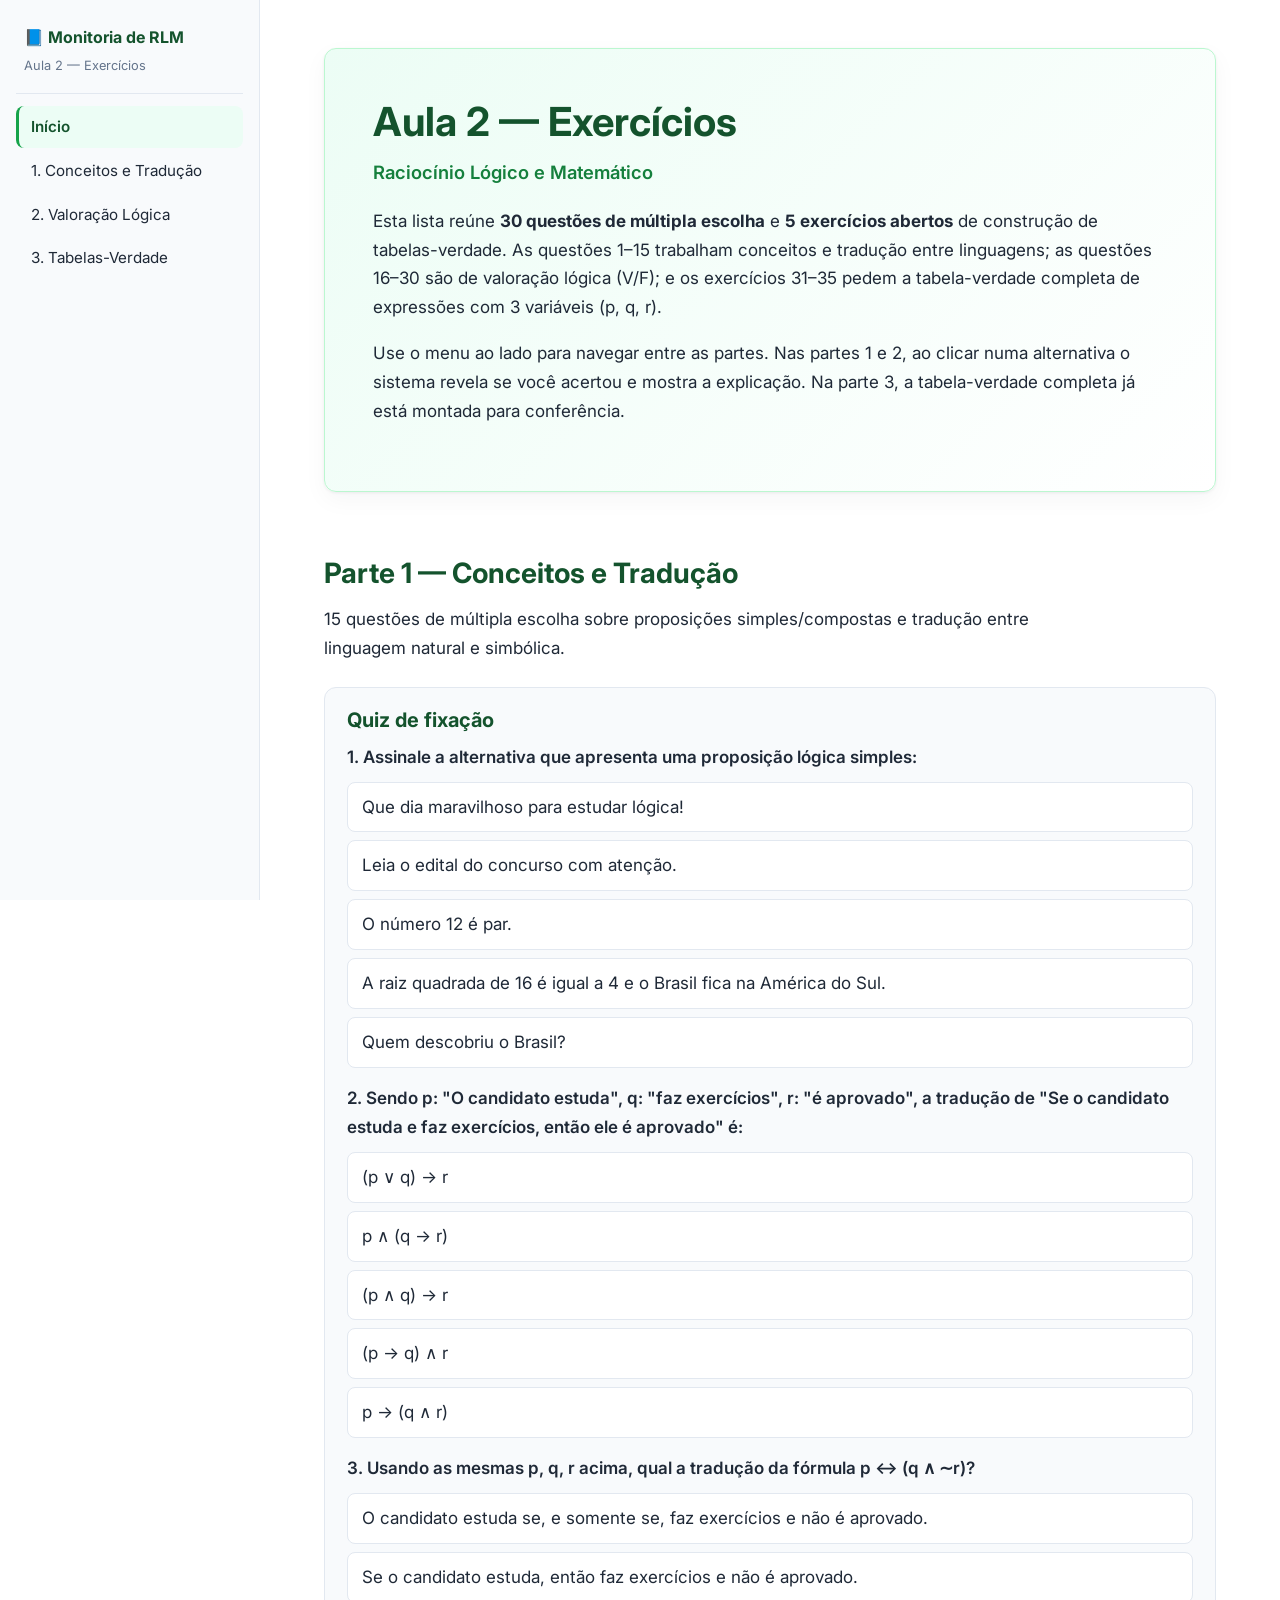
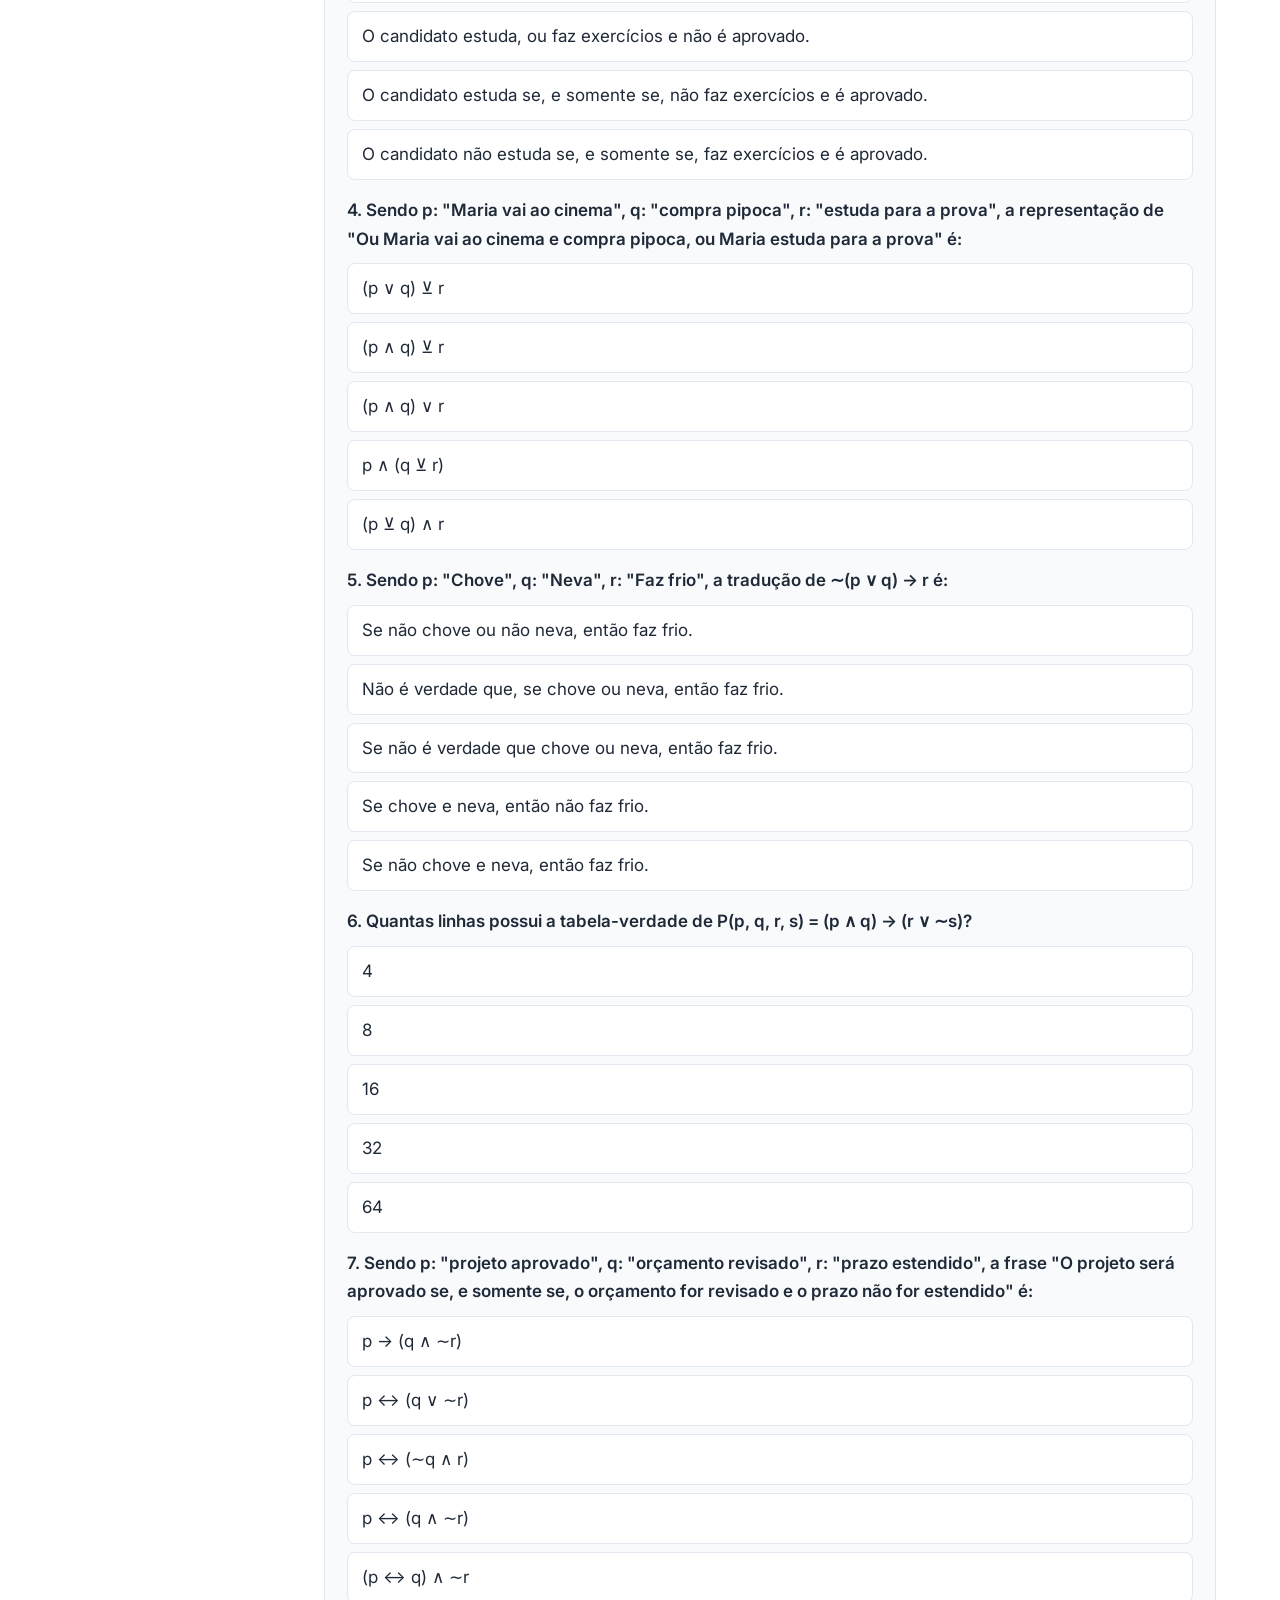
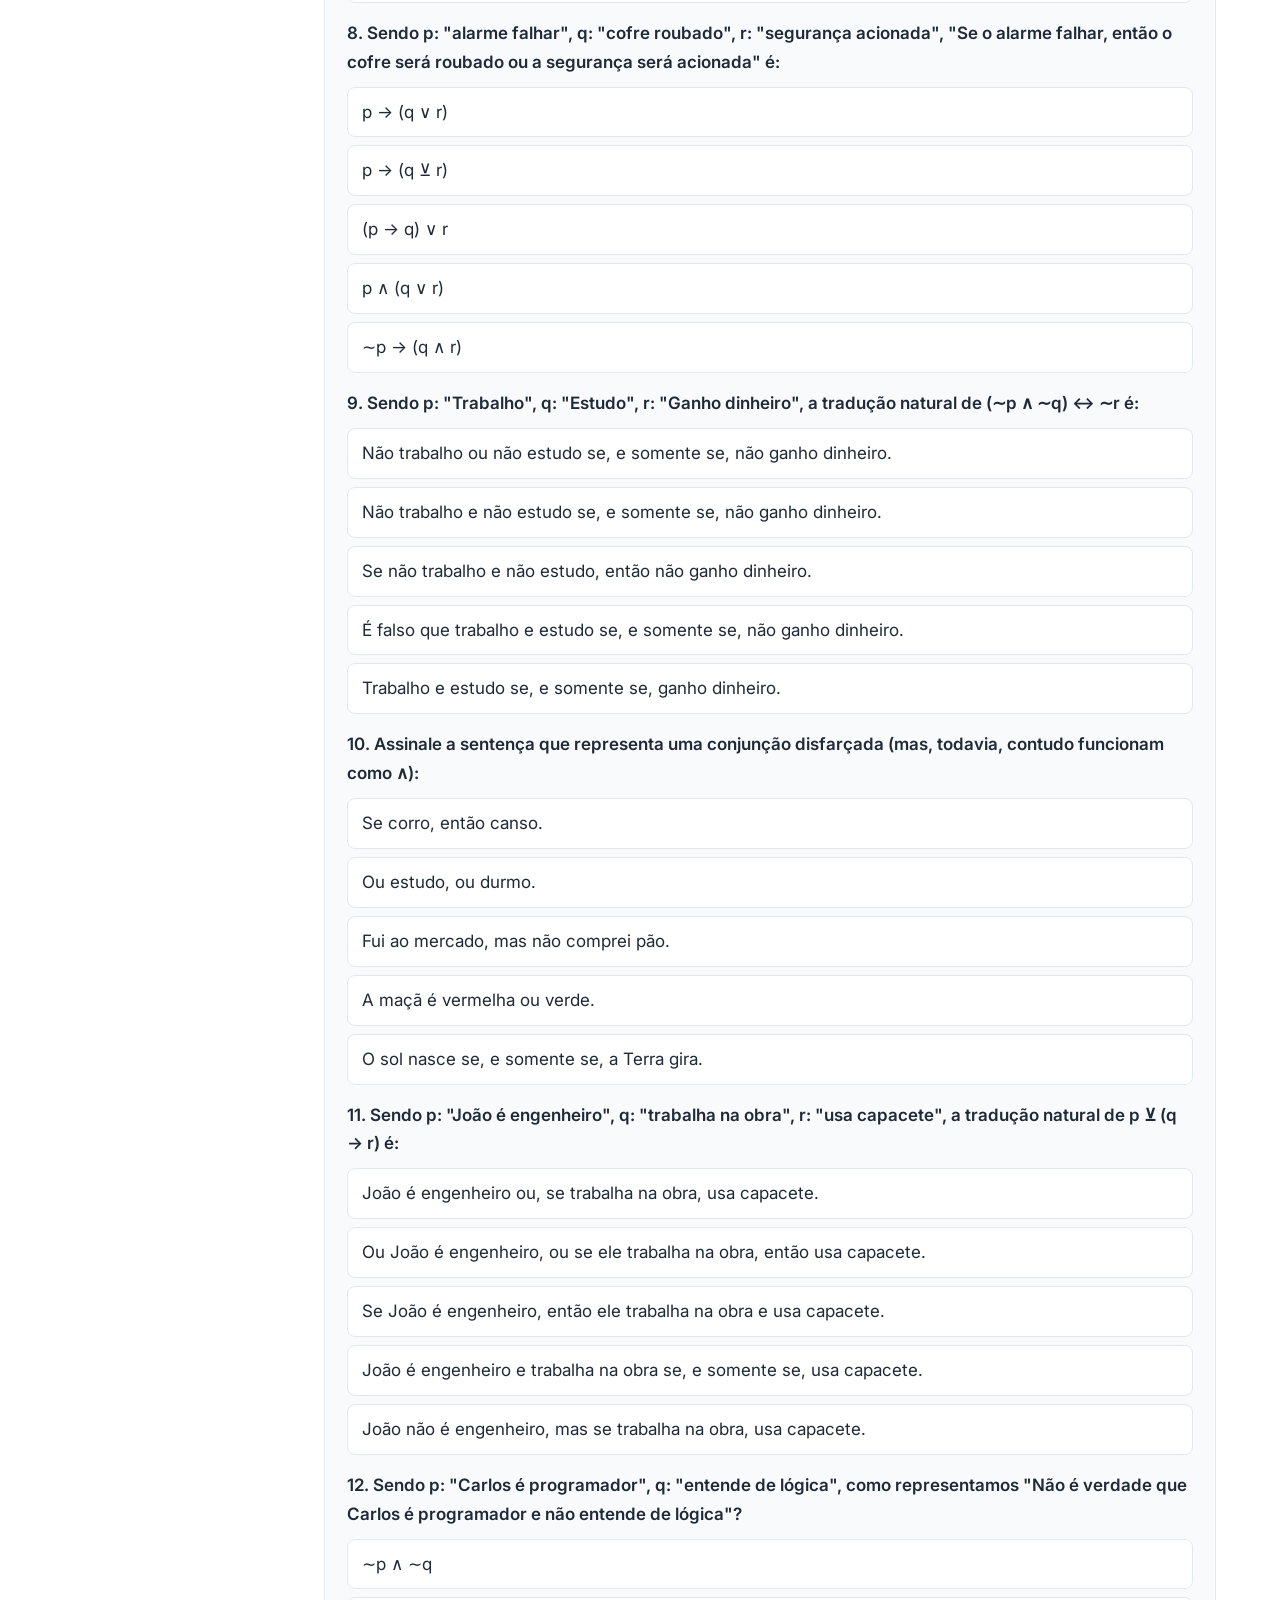
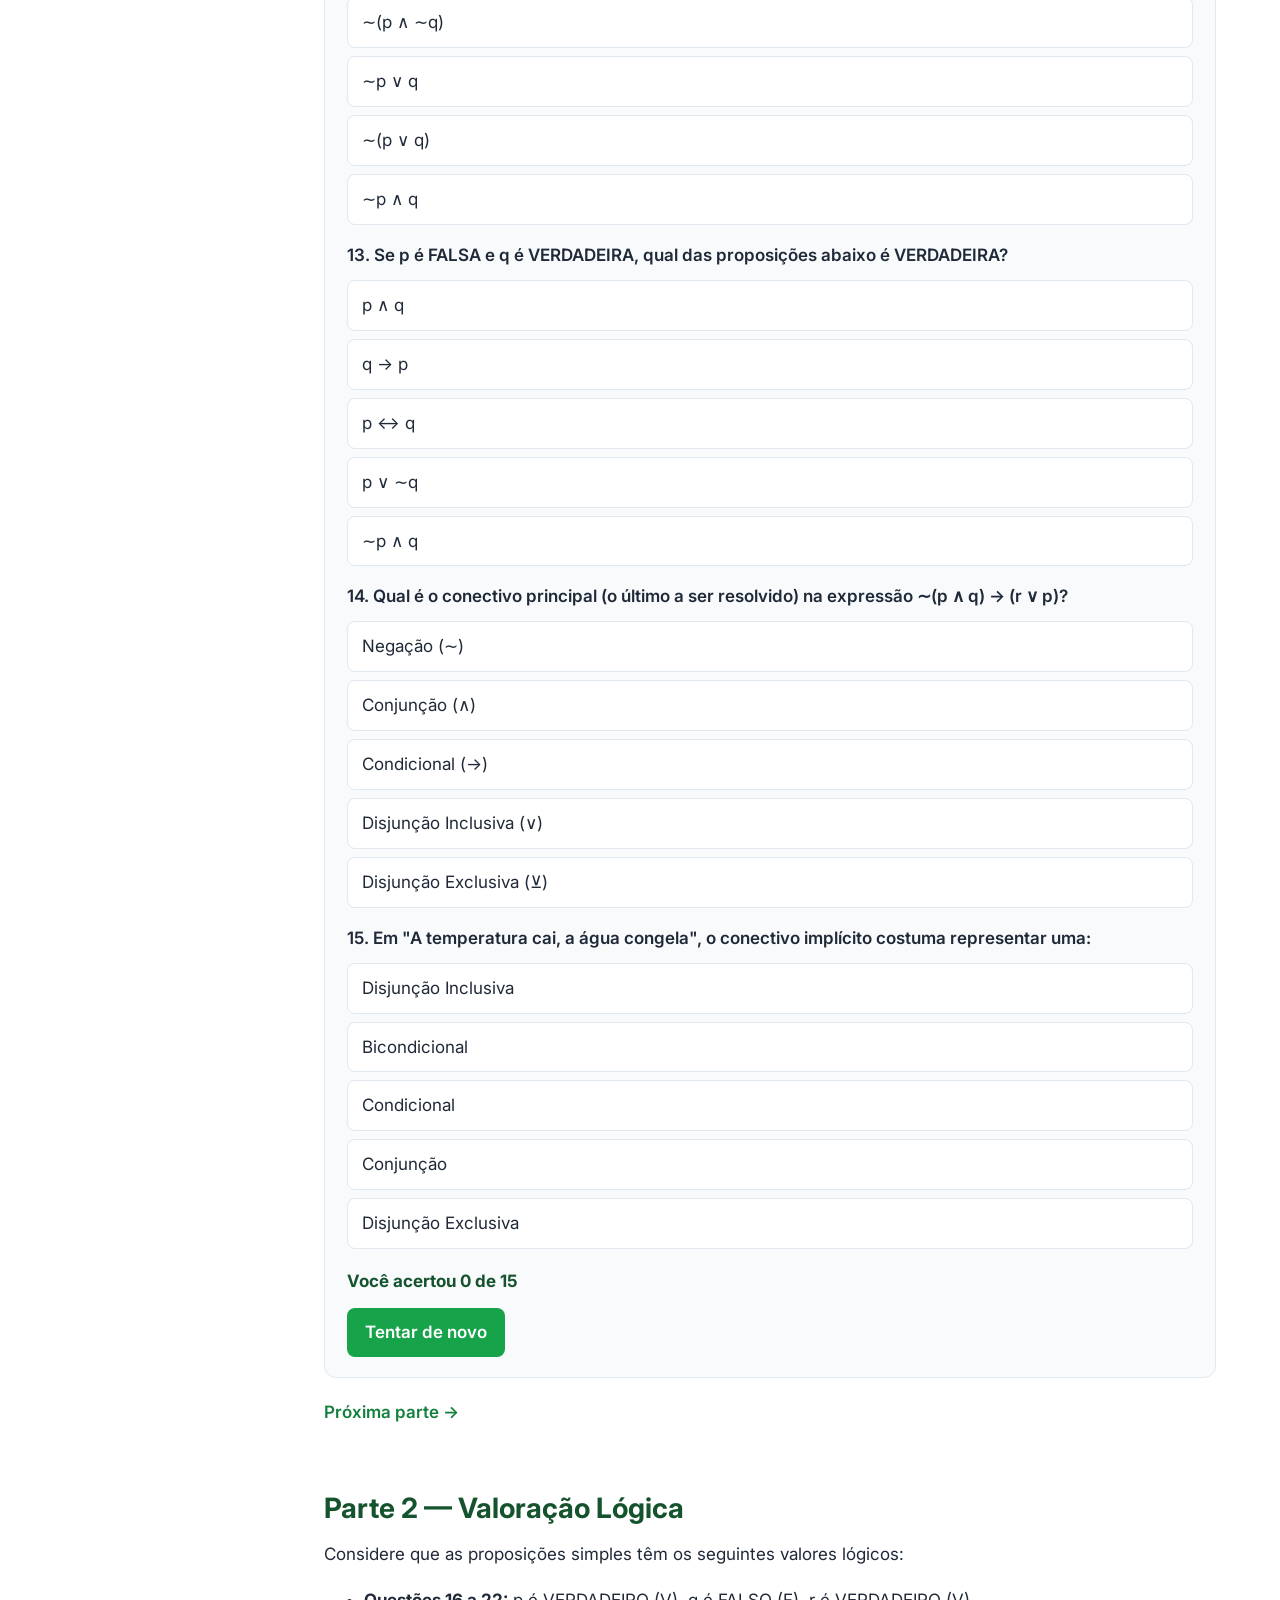
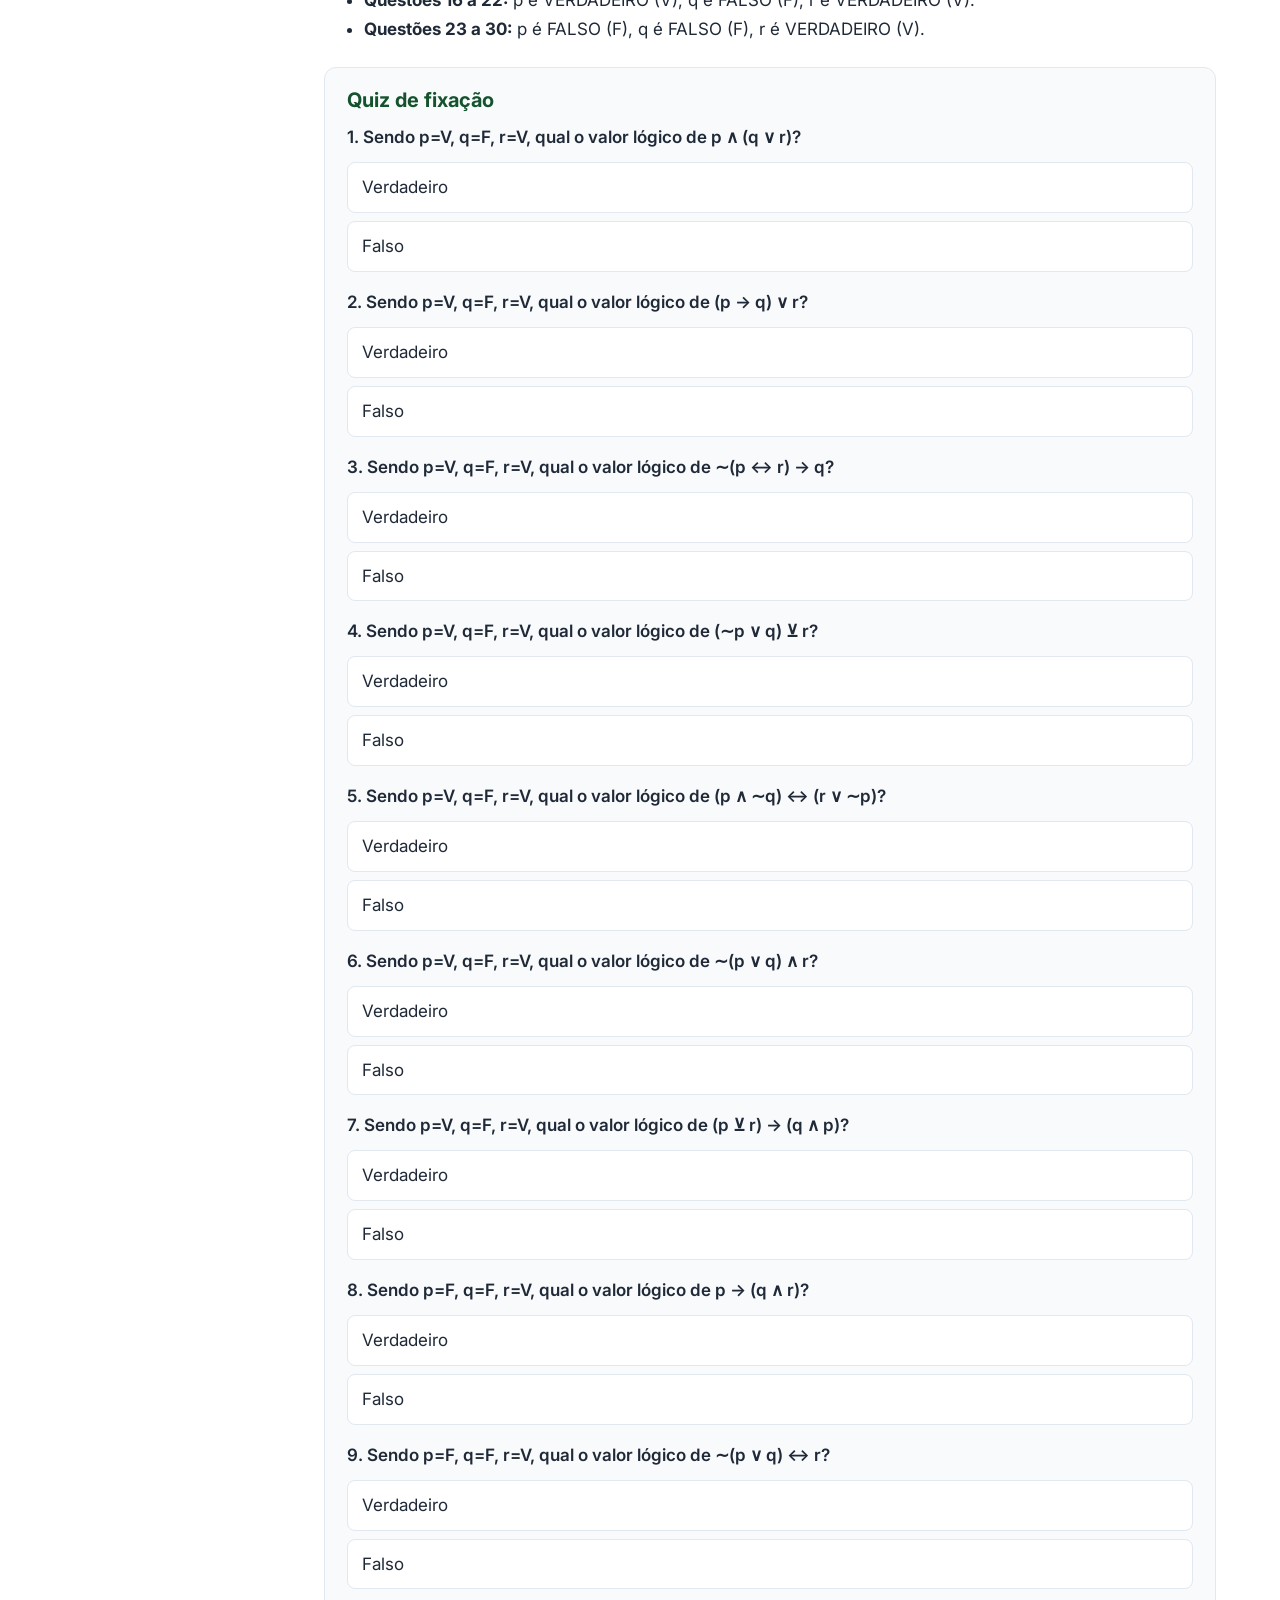
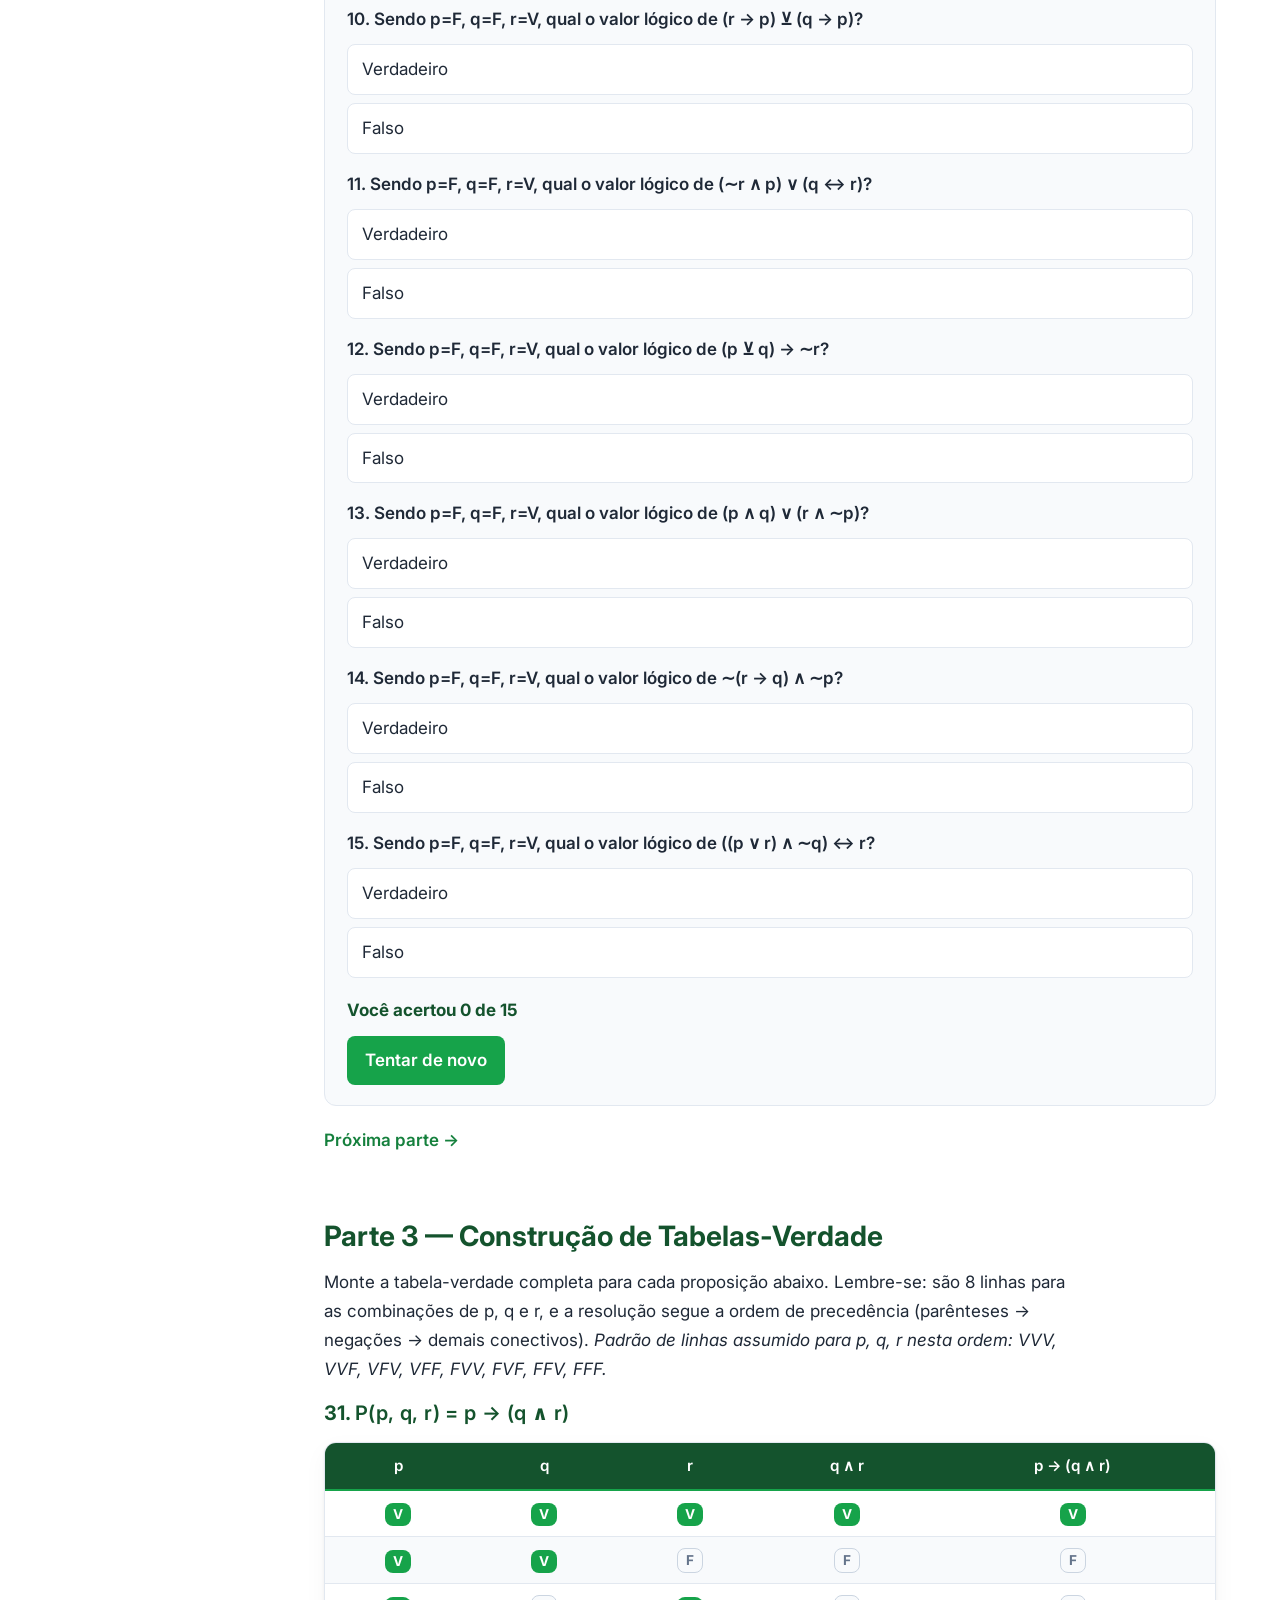
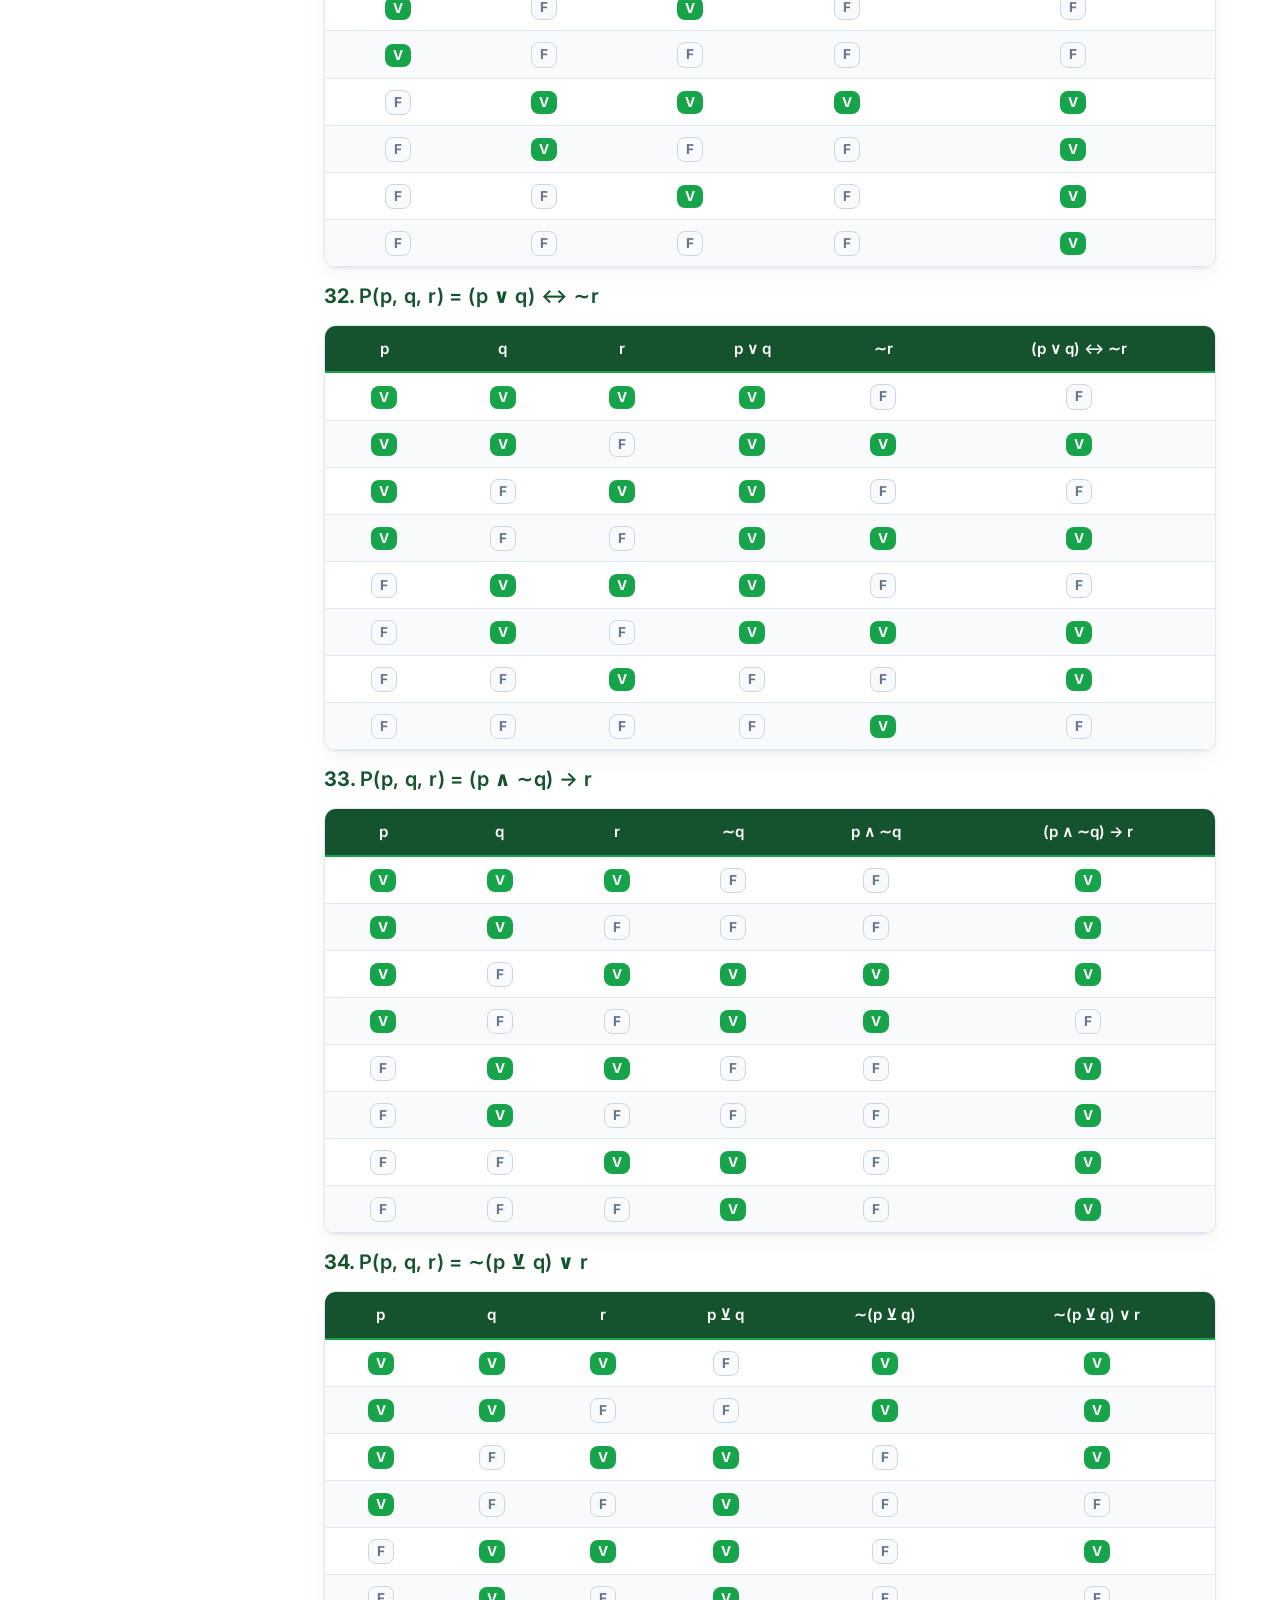
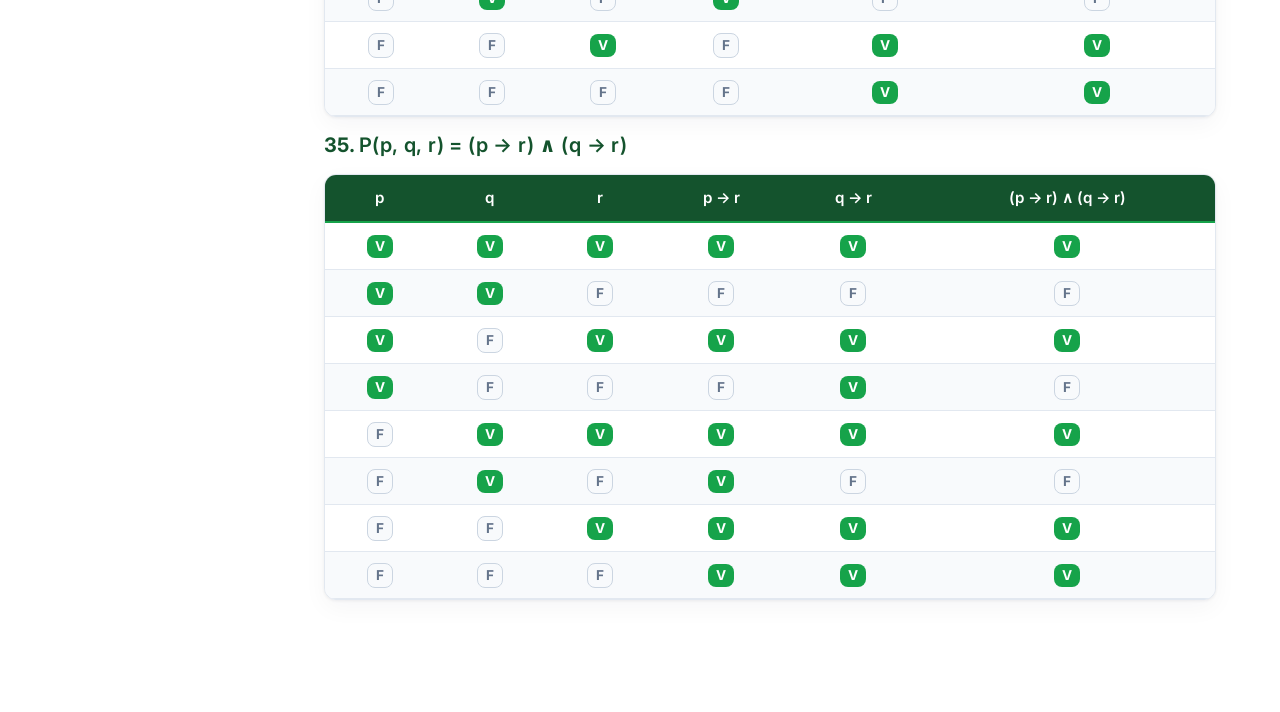
<file: aulas/aula2/index.html>
<!DOCTYPE html>
<html lang="pt-BR">
<head>
  <meta charset="utf-8">
  <meta name="viewport" content="width=device-width, initial-scale=1">
  <title>Aula 2 — Exercícios · Monitoria de RLM</title>
  <meta name="description" content="Lista de exercícios de Raciocínio Lógico e Matemático: proposições compostas, tradução entre linguagens, valoração lógica e construção de tabelas-verdade.">
  <link rel="preconnect" href="https://fonts.googleapis.com">
  <link rel="preconnect" href="https://fonts.gstatic.com" crossorigin>
  <link href="https://fonts.googleapis.com/css2?family=Inter:wght@400;600;700&display=swap" rel="stylesheet">
  <link rel="stylesheet" href="assets/estilo.css">
</head>
<body>

<div class="barra-progresso" id="barra-progresso" aria-hidden="true"></div>

<button class="menu-toggle" id="menu-toggle" aria-label="Abrir menu" aria-expanded="false" aria-controls="sidebar">☰</button>
<div class="overlay" id="overlay"></div>

<div class="layout">

  <!-- ============ SIDEBAR ============ -->
  <aside class="sidebar" id="sidebar">
    <a href="../../index.html" class="sidebar__marca" aria-label="Voltar ao hub principal das aulas">📘 Monitoria de RLM</a>
    <div class="sidebar__sub">Aula 2 — Exercícios</div>
    <nav aria-label="Navegação por partes da lista">
      <ul class="sidebar__nav">
        <li><a href="#inicio" aria-current="true">Início</a></li>
        <li><a href="#parte1">1. Conceitos e Tradução</a></li>
        <li><a href="#parte2">2. Valoração Lógica</a></li>
        <li><a href="#parte3">3. Tabelas-Verdade</a></li>
      </ul>
    </nav>
  </aside>

  <!-- ============ CONTEÚDO ============ -->
  <main class="conteudo">

    <!-- ====== SEÇÃO INÍCIO ====== -->
    <section id="inicio">
      <div class="hero">
        <h1>Aula 2 — Exercícios</h1>
        <p class="hero__sub">Raciocínio Lógico e Matemático</p>
        <p>Esta lista reúne <strong>30 questões de múltipla escolha</strong> e
           <strong>5 exercícios abertos</strong> de construção de tabelas-verdade. As questões
           1–15 trabalham conceitos e tradução entre linguagens; as questões 16–30 são de
           valoração lógica (V/F); e os exercícios 31–35 pedem a tabela-verdade completa de
           expressões com 3 variáveis (p, q, r).</p>
        <p>Use o menu ao lado para navegar entre as partes. Nas partes 1 e 2, ao clicar numa
           alternativa o sistema revela se você acertou e mostra a explicação. Na parte 3, a tabela-verdade completa já
           está montada para conferência.</p>
        <!-- opcional: monitor / horário / contato -->
      </div>
    </section>

    <!-- ====== SEÇÃO 1: PARTE 1 ====== -->
    <section id="parte1">
      <h2>Parte 1 — Conceitos e Tradução</h2>
      <p>15 questões de múltipla escolha sobre proposições simples/compostas e tradução entre
         linguagem natural e simbólica.</p>

      <div class="quiz" data-quiz="exercicios-parte1" aria-label="Quiz da Parte 1 — Conceitos e Tradução"></div>

      <a class="proximo" href="#parte2">Próxima parte →</a>
    </section>

    <!-- ====== SEÇÃO 2: PARTE 2 ====== -->
    <section id="parte2">
      <h2>Parte 2 — Valoração Lógica</h2>

      <p>Considere que as proposições simples têm os seguintes valores lógicos:</p>
      <ul>
        <li><strong>Questões 16 a 22:</strong> p é VERDADEIRO (V), q é FALSO (F), r é VERDADEIRO (V).</li>
        <li><strong>Questões 23 a 30:</strong> p é FALSO (F), q é FALSO (F), r é VERDADEIRO (V).</li>
      </ul>

      <div class="quiz" data-quiz="exercicios-parte2" aria-label="Quiz da Parte 2 — Valoração Lógica"></div>

      <a class="proximo" href="#parte3">Próxima parte →</a>
    </section>

    <!-- ====== SEÇÃO 3: PARTE 3 — TABELAS-VERDADE ====== -->
    <section id="parte3">
      <h2>Parte 3 — Construção de Tabelas-Verdade</h2>
      <p>Monte a tabela-verdade completa para cada proposição abaixo. Lembre-se: são 8 linhas
         para as combinações de p, q e r, e a resolução segue a ordem de precedência
         (parênteses → negações → demais conectivos). <em>Padrão de linhas assumido para p, q, r
         nesta ordem: VVV, VVF, VFV, VFF, FVV, FVF, FFV, FFF.</em></p>

      <!-- Exercício 31 -->
      <h3>31. <span class="formula">P(p, q, r) = p → (q ∧ r)</span></h3>
      <div class="tabela-card">
        <table>
          <thead>
            <tr>
              <th scope="col">p</th>
              <th scope="col">q</th>
              <th scope="col">r</th>
              <th scope="col">q ∧ r</th>
              <th scope="col">p → (q ∧ r)</th>
            </tr>
          </thead>
          <tbody>
            <tr><td><span class="badge badge--v">V</span></td><td><span class="badge badge--v">V</span></td><td><span class="badge badge--v">V</span></td><td><span class="badge badge--v">V</span></td><td><span class="badge badge--v">V</span></td></tr>
            <tr><td><span class="badge badge--v">V</span></td><td><span class="badge badge--v">V</span></td><td><span class="badge badge--f">F</span></td><td><span class="badge badge--f">F</span></td><td><span class="badge badge--f">F</span></td></tr>
            <tr><td><span class="badge badge--v">V</span></td><td><span class="badge badge--f">F</span></td><td><span class="badge badge--v">V</span></td><td><span class="badge badge--f">F</span></td><td><span class="badge badge--f">F</span></td></tr>
            <tr><td><span class="badge badge--v">V</span></td><td><span class="badge badge--f">F</span></td><td><span class="badge badge--f">F</span></td><td><span class="badge badge--f">F</span></td><td><span class="badge badge--f">F</span></td></tr>
            <tr><td><span class="badge badge--f">F</span></td><td><span class="badge badge--v">V</span></td><td><span class="badge badge--v">V</span></td><td><span class="badge badge--v">V</span></td><td><span class="badge badge--v">V</span></td></tr>
            <tr><td><span class="badge badge--f">F</span></td><td><span class="badge badge--v">V</span></td><td><span class="badge badge--f">F</span></td><td><span class="badge badge--f">F</span></td><td><span class="badge badge--v">V</span></td></tr>
            <tr><td><span class="badge badge--f">F</span></td><td><span class="badge badge--f">F</span></td><td><span class="badge badge--v">V</span></td><td><span class="badge badge--f">F</span></td><td><span class="badge badge--v">V</span></td></tr>
            <tr><td><span class="badge badge--f">F</span></td><td><span class="badge badge--f">F</span></td><td><span class="badge badge--f">F</span></td><td><span class="badge badge--f">F</span></td><td><span class="badge badge--v">V</span></td></tr>
          </tbody>
        </table>
      </div>

      <!-- Exercício 32 -->
      <h3>32. <span class="formula">P(p, q, r) = (p ∨ q) ↔ ∼r</span></h3>
      <div class="tabela-card">
        <table>
          <thead>
            <tr>
              <th scope="col">p</th>
              <th scope="col">q</th>
              <th scope="col">r</th>
              <th scope="col">p ∨ q</th>
              <th scope="col">∼r</th>
              <th scope="col">(p ∨ q) ↔ ∼r</th>
            </tr>
          </thead>
          <tbody>
            <tr><td><span class="badge badge--v">V</span></td><td><span class="badge badge--v">V</span></td><td><span class="badge badge--v">V</span></td><td><span class="badge badge--v">V</span></td><td><span class="badge badge--f">F</span></td><td><span class="badge badge--f">F</span></td></tr>
            <tr><td><span class="badge badge--v">V</span></td><td><span class="badge badge--v">V</span></td><td><span class="badge badge--f">F</span></td><td><span class="badge badge--v">V</span></td><td><span class="badge badge--v">V</span></td><td><span class="badge badge--v">V</span></td></tr>
            <tr><td><span class="badge badge--v">V</span></td><td><span class="badge badge--f">F</span></td><td><span class="badge badge--v">V</span></td><td><span class="badge badge--v">V</span></td><td><span class="badge badge--f">F</span></td><td><span class="badge badge--f">F</span></td></tr>
            <tr><td><span class="badge badge--v">V</span></td><td><span class="badge badge--f">F</span></td><td><span class="badge badge--f">F</span></td><td><span class="badge badge--v">V</span></td><td><span class="badge badge--v">V</span></td><td><span class="badge badge--v">V</span></td></tr>
            <tr><td><span class="badge badge--f">F</span></td><td><span class="badge badge--v">V</span></td><td><span class="badge badge--v">V</span></td><td><span class="badge badge--v">V</span></td><td><span class="badge badge--f">F</span></td><td><span class="badge badge--f">F</span></td></tr>
            <tr><td><span class="badge badge--f">F</span></td><td><span class="badge badge--v">V</span></td><td><span class="badge badge--f">F</span></td><td><span class="badge badge--v">V</span></td><td><span class="badge badge--v">V</span></td><td><span class="badge badge--v">V</span></td></tr>
            <tr><td><span class="badge badge--f">F</span></td><td><span class="badge badge--f">F</span></td><td><span class="badge badge--v">V</span></td><td><span class="badge badge--f">F</span></td><td><span class="badge badge--f">F</span></td><td><span class="badge badge--v">V</span></td></tr>
            <tr><td><span class="badge badge--f">F</span></td><td><span class="badge badge--f">F</span></td><td><span class="badge badge--f">F</span></td><td><span class="badge badge--f">F</span></td><td><span class="badge badge--v">V</span></td><td><span class="badge badge--f">F</span></td></tr>
          </tbody>
        </table>
      </div>

      <!-- Exercício 33 -->
      <h3>33. <span class="formula">P(p, q, r) = (p ∧ ∼q) → r</span></h3>
      <div class="tabela-card">
        <table>
          <thead>
            <tr>
              <th scope="col">p</th>
              <th scope="col">q</th>
              <th scope="col">r</th>
              <th scope="col">∼q</th>
              <th scope="col">p ∧ ∼q</th>
              <th scope="col">(p ∧ ∼q) → r</th>
            </tr>
          </thead>
          <tbody>
            <tr><td><span class="badge badge--v">V</span></td><td><span class="badge badge--v">V</span></td><td><span class="badge badge--v">V</span></td><td><span class="badge badge--f">F</span></td><td><span class="badge badge--f">F</span></td><td><span class="badge badge--v">V</span></td></tr>
            <tr><td><span class="badge badge--v">V</span></td><td><span class="badge badge--v">V</span></td><td><span class="badge badge--f">F</span></td><td><span class="badge badge--f">F</span></td><td><span class="badge badge--f">F</span></td><td><span class="badge badge--v">V</span></td></tr>
            <tr><td><span class="badge badge--v">V</span></td><td><span class="badge badge--f">F</span></td><td><span class="badge badge--v">V</span></td><td><span class="badge badge--v">V</span></td><td><span class="badge badge--v">V</span></td><td><span class="badge badge--v">V</span></td></tr>
            <tr><td><span class="badge badge--v">V</span></td><td><span class="badge badge--f">F</span></td><td><span class="badge badge--f">F</span></td><td><span class="badge badge--v">V</span></td><td><span class="badge badge--v">V</span></td><td><span class="badge badge--f">F</span></td></tr>
            <tr><td><span class="badge badge--f">F</span></td><td><span class="badge badge--v">V</span></td><td><span class="badge badge--v">V</span></td><td><span class="badge badge--f">F</span></td><td><span class="badge badge--f">F</span></td><td><span class="badge badge--v">V</span></td></tr>
            <tr><td><span class="badge badge--f">F</span></td><td><span class="badge badge--v">V</span></td><td><span class="badge badge--f">F</span></td><td><span class="badge badge--f">F</span></td><td><span class="badge badge--f">F</span></td><td><span class="badge badge--v">V</span></td></tr>
            <tr><td><span class="badge badge--f">F</span></td><td><span class="badge badge--f">F</span></td><td><span class="badge badge--v">V</span></td><td><span class="badge badge--v">V</span></td><td><span class="badge badge--f">F</span></td><td><span class="badge badge--v">V</span></td></tr>
            <tr><td><span class="badge badge--f">F</span></td><td><span class="badge badge--f">F</span></td><td><span class="badge badge--f">F</span></td><td><span class="badge badge--v">V</span></td><td><span class="badge badge--f">F</span></td><td><span class="badge badge--v">V</span></td></tr>
          </tbody>
        </table>
      </div>

      <!-- Exercício 34 -->
      <h3>34. <span class="formula">P(p, q, r) = ∼(p ⊻ q) ∨ r</span></h3>
      <div class="tabela-card">
        <table>
          <thead>
            <tr>
              <th scope="col">p</th>
              <th scope="col">q</th>
              <th scope="col">r</th>
              <th scope="col">p ⊻ q</th>
              <th scope="col">∼(p ⊻ q)</th>
              <th scope="col">∼(p ⊻ q) ∨ r</th>
            </tr>
          </thead>
          <tbody>
            <tr><td><span class="badge badge--v">V</span></td><td><span class="badge badge--v">V</span></td><td><span class="badge badge--v">V</span></td><td><span class="badge badge--f">F</span></td><td><span class="badge badge--v">V</span></td><td><span class="badge badge--v">V</span></td></tr>
            <tr><td><span class="badge badge--v">V</span></td><td><span class="badge badge--v">V</span></td><td><span class="badge badge--f">F</span></td><td><span class="badge badge--f">F</span></td><td><span class="badge badge--v">V</span></td><td><span class="badge badge--v">V</span></td></tr>
            <tr><td><span class="badge badge--v">V</span></td><td><span class="badge badge--f">F</span></td><td><span class="badge badge--v">V</span></td><td><span class="badge badge--v">V</span></td><td><span class="badge badge--f">F</span></td><td><span class="badge badge--v">V</span></td></tr>
            <tr><td><span class="badge badge--v">V</span></td><td><span class="badge badge--f">F</span></td><td><span class="badge badge--f">F</span></td><td><span class="badge badge--v">V</span></td><td><span class="badge badge--f">F</span></td><td><span class="badge badge--f">F</span></td></tr>
            <tr><td><span class="badge badge--f">F</span></td><td><span class="badge badge--v">V</span></td><td><span class="badge badge--v">V</span></td><td><span class="badge badge--v">V</span></td><td><span class="badge badge--f">F</span></td><td><span class="badge badge--v">V</span></td></tr>
            <tr><td><span class="badge badge--f">F</span></td><td><span class="badge badge--v">V</span></td><td><span class="badge badge--f">F</span></td><td><span class="badge badge--v">V</span></td><td><span class="badge badge--f">F</span></td><td><span class="badge badge--f">F</span></td></tr>
            <tr><td><span class="badge badge--f">F</span></td><td><span class="badge badge--f">F</span></td><td><span class="badge badge--v">V</span></td><td><span class="badge badge--f">F</span></td><td><span class="badge badge--v">V</span></td><td><span class="badge badge--v">V</span></td></tr>
            <tr><td><span class="badge badge--f">F</span></td><td><span class="badge badge--f">F</span></td><td><span class="badge badge--f">F</span></td><td><span class="badge badge--f">F</span></td><td><span class="badge badge--v">V</span></td><td><span class="badge badge--v">V</span></td></tr>
          </tbody>
        </table>
      </div>

      <!-- Exercício 35 -->
      <h3>35. <span class="formula">P(p, q, r) = (p → r) ∧ (q → r)</span></h3>
      <div class="tabela-card">
        <table>
          <thead>
            <tr>
              <th scope="col">p</th>
              <th scope="col">q</th>
              <th scope="col">r</th>
              <th scope="col">p → r</th>
              <th scope="col">q → r</th>
              <th scope="col">(p → r) ∧ (q → r)</th>
            </tr>
          </thead>
          <tbody>
            <tr><td><span class="badge badge--v">V</span></td><td><span class="badge badge--v">V</span></td><td><span class="badge badge--v">V</span></td><td><span class="badge badge--v">V</span></td><td><span class="badge badge--v">V</span></td><td><span class="badge badge--v">V</span></td></tr>
            <tr><td><span class="badge badge--v">V</span></td><td><span class="badge badge--v">V</span></td><td><span class="badge badge--f">F</span></td><td><span class="badge badge--f">F</span></td><td><span class="badge badge--f">F</span></td><td><span class="badge badge--f">F</span></td></tr>
            <tr><td><span class="badge badge--v">V</span></td><td><span class="badge badge--f">F</span></td><td><span class="badge badge--v">V</span></td><td><span class="badge badge--v">V</span></td><td><span class="badge badge--v">V</span></td><td><span class="badge badge--v">V</span></td></tr>
            <tr><td><span class="badge badge--v">V</span></td><td><span class="badge badge--f">F</span></td><td><span class="badge badge--f">F</span></td><td><span class="badge badge--f">F</span></td><td><span class="badge badge--v">V</span></td><td><span class="badge badge--f">F</span></td></tr>
            <tr><td><span class="badge badge--f">F</span></td><td><span class="badge badge--v">V</span></td><td><span class="badge badge--v">V</span></td><td><span class="badge badge--v">V</span></td><td><span class="badge badge--v">V</span></td><td><span class="badge badge--v">V</span></td></tr>
            <tr><td><span class="badge badge--f">F</span></td><td><span class="badge badge--v">V</span></td><td><span class="badge badge--f">F</span></td><td><span class="badge badge--v">V</span></td><td><span class="badge badge--f">F</span></td><td><span class="badge badge--f">F</span></td></tr>
            <tr><td><span class="badge badge--f">F</span></td><td><span class="badge badge--f">F</span></td><td><span class="badge badge--v">V</span></td><td><span class="badge badge--v">V</span></td><td><span class="badge badge--v">V</span></td><td><span class="badge badge--v">V</span></td></tr>
            <tr><td><span class="badge badge--f">F</span></td><td><span class="badge badge--f">F</span></td><td><span class="badge badge--f">F</span></td><td><span class="badge badge--v">V</span></td><td><span class="badge badge--v">V</span></td><td><span class="badge badge--v">V</span></td></tr>
          </tbody>
        </table>
      </div>
    </section>

  </main>
</div>

<script src="assets/script.js" defer></script>
</body>
</html>
</file>
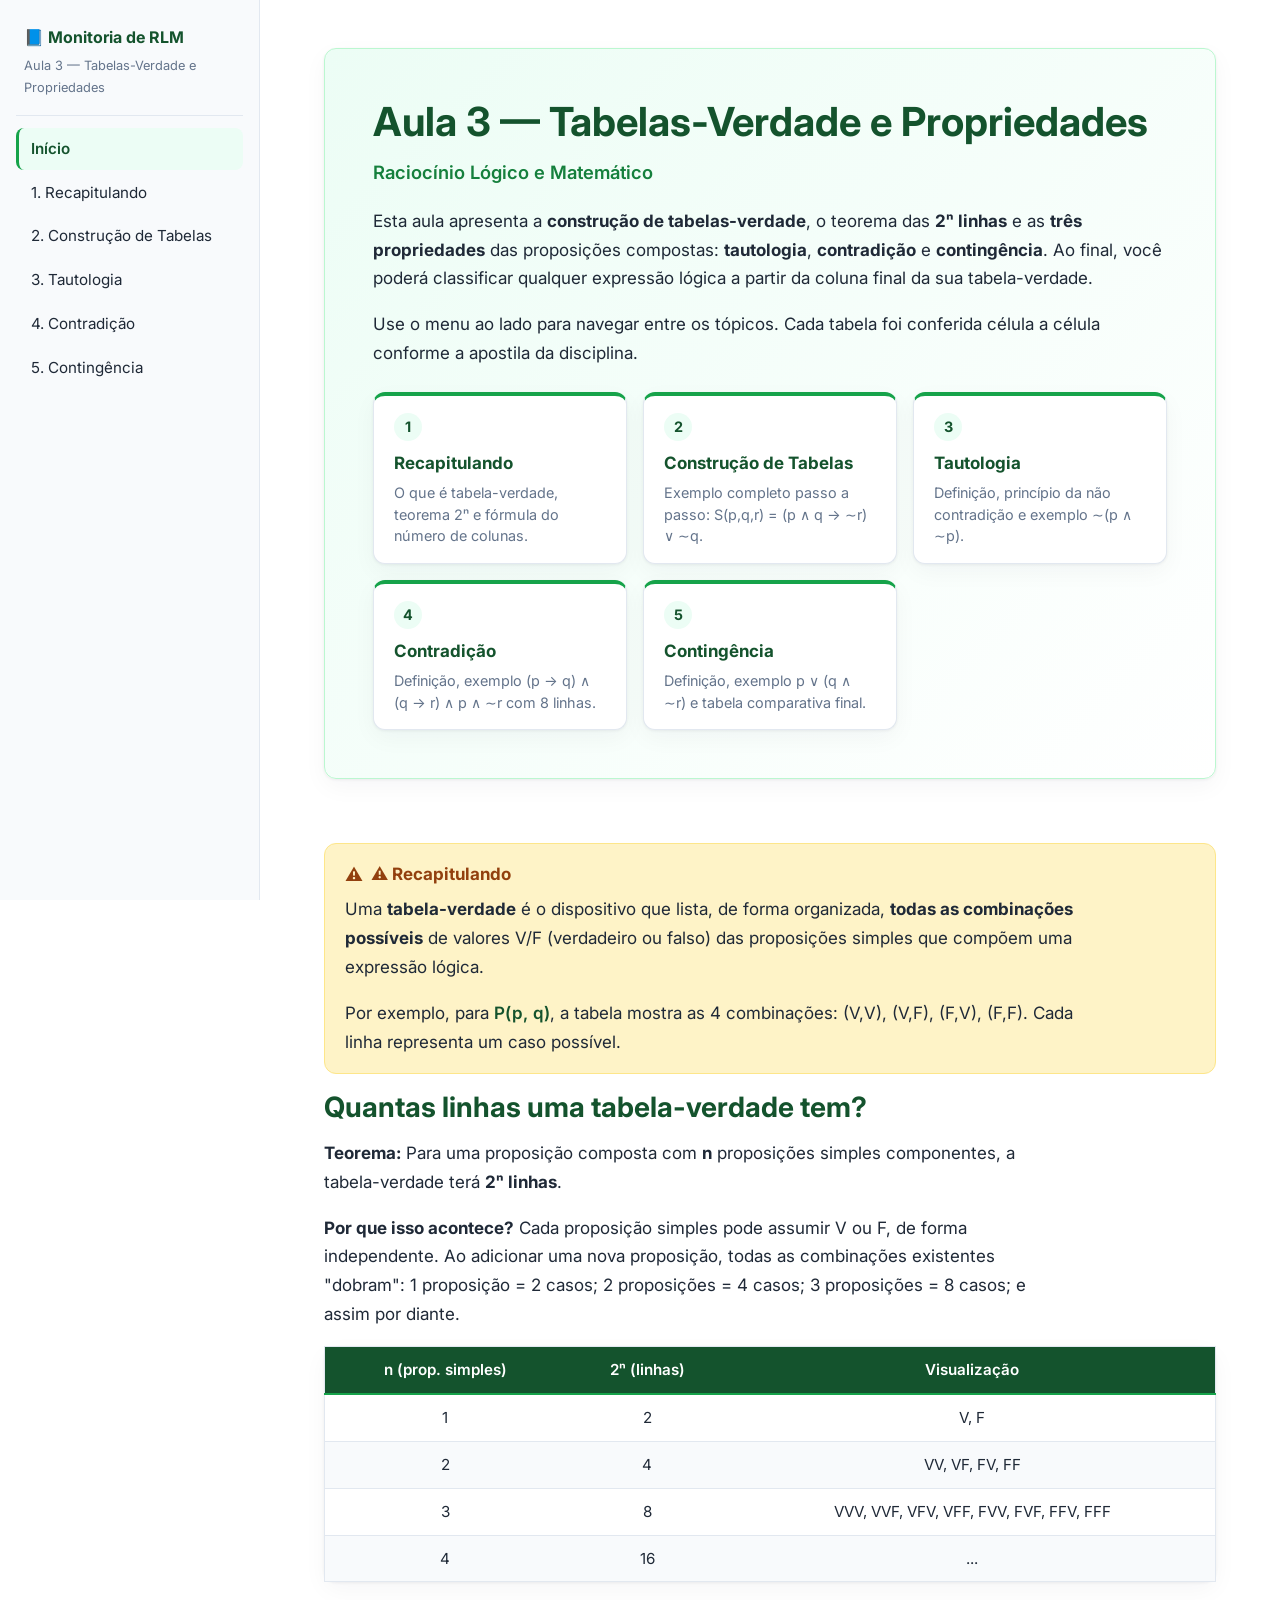
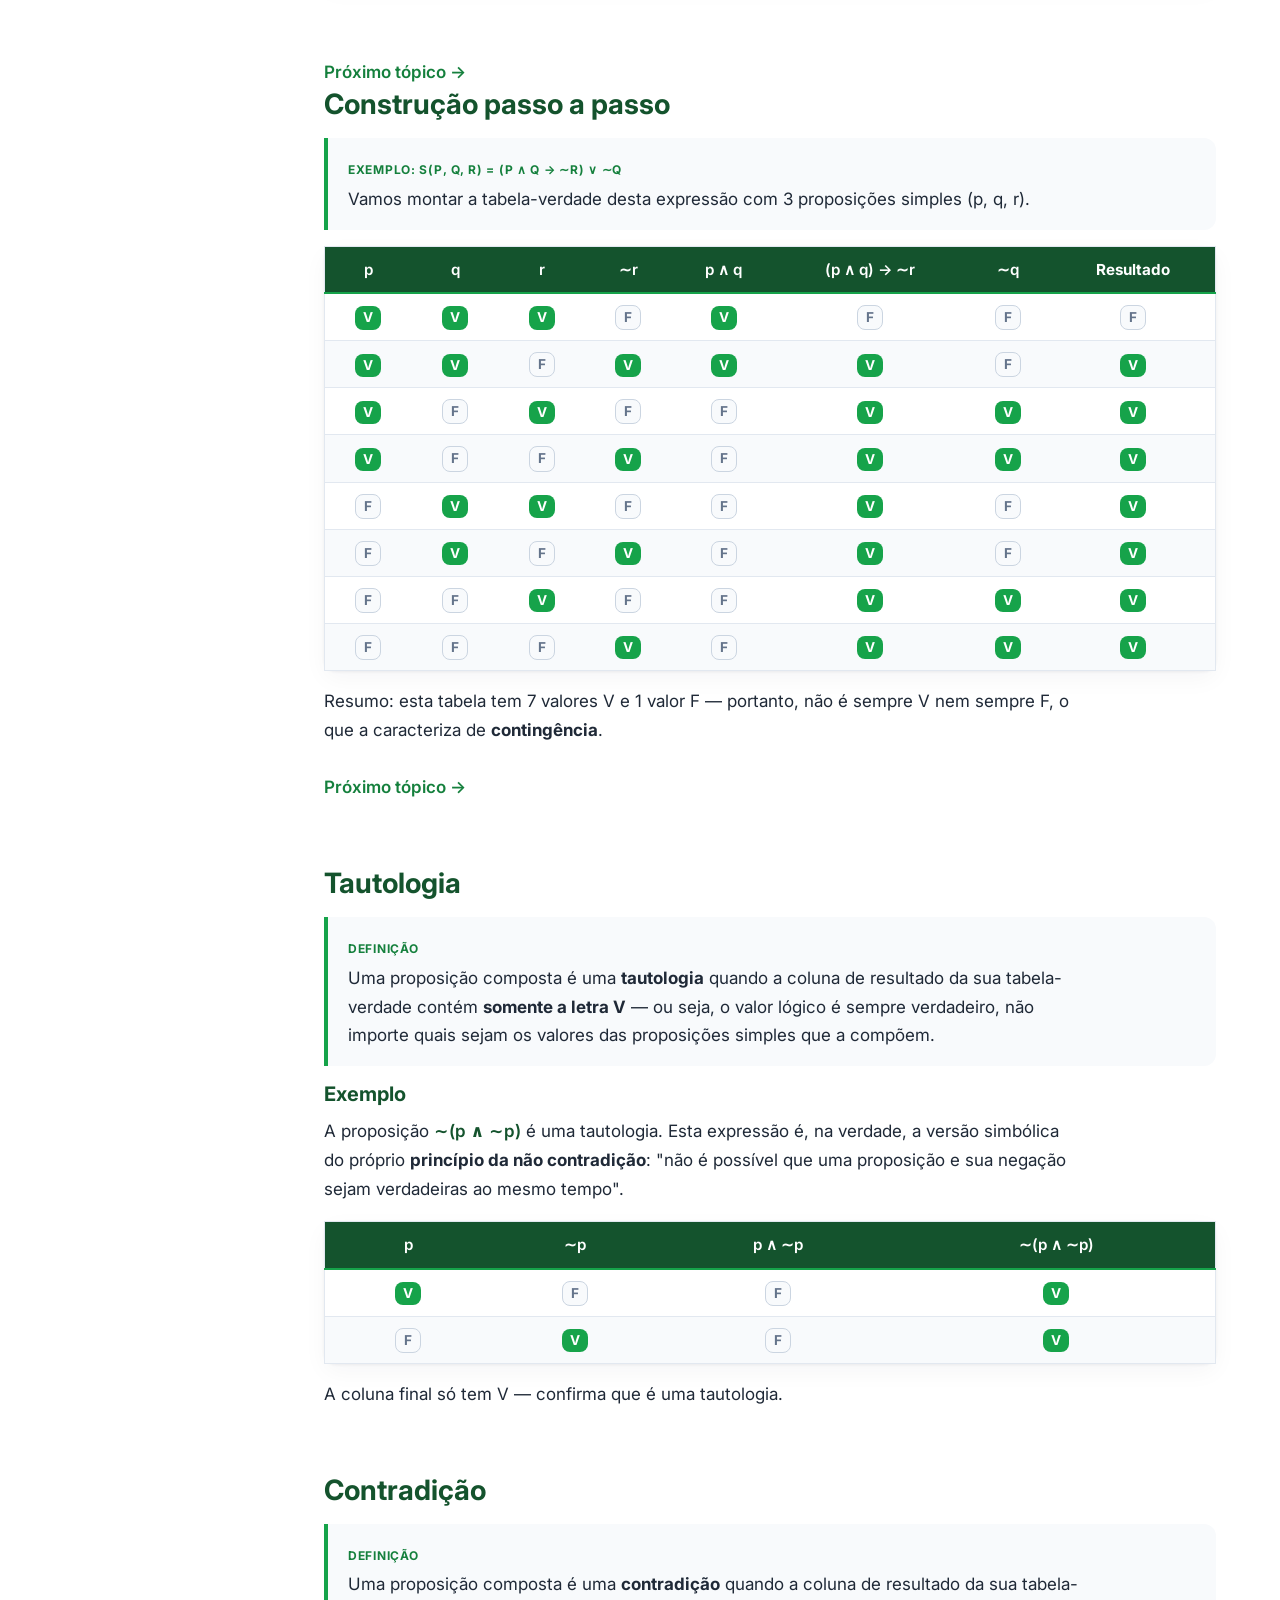
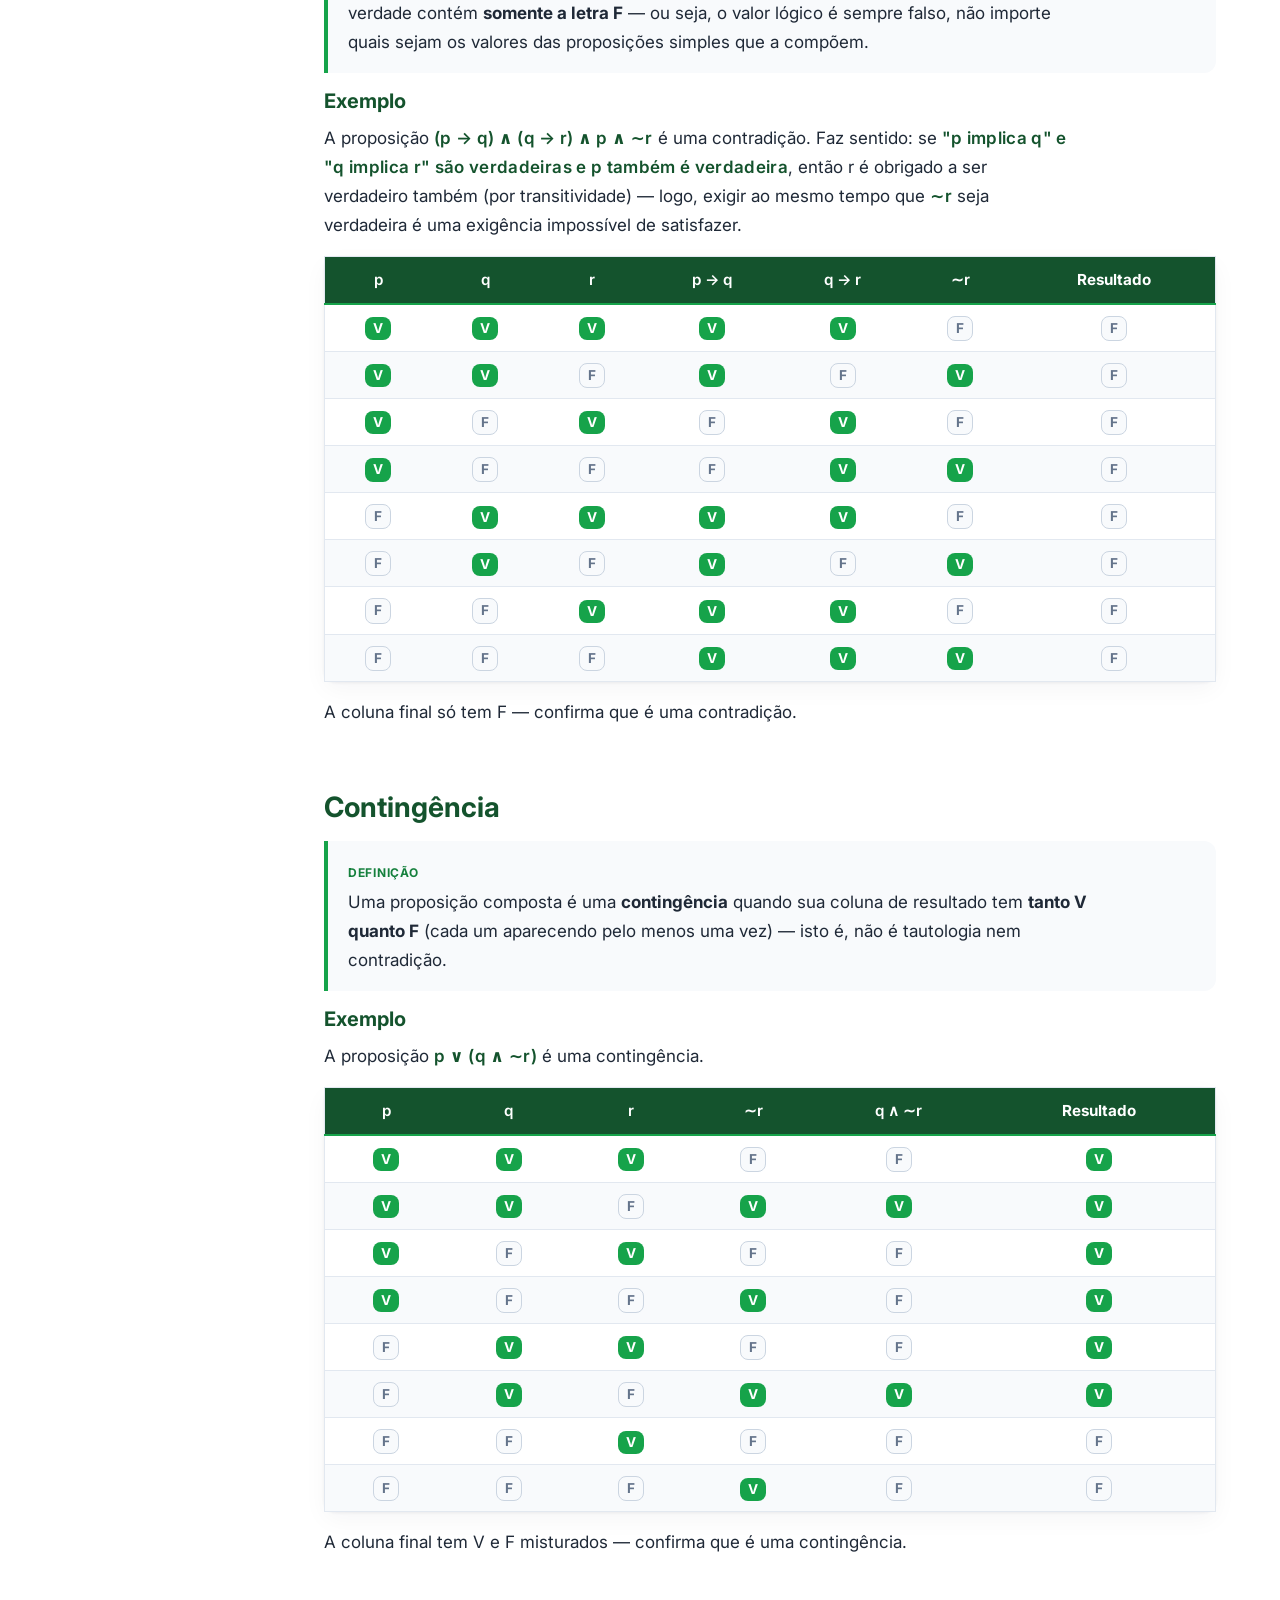
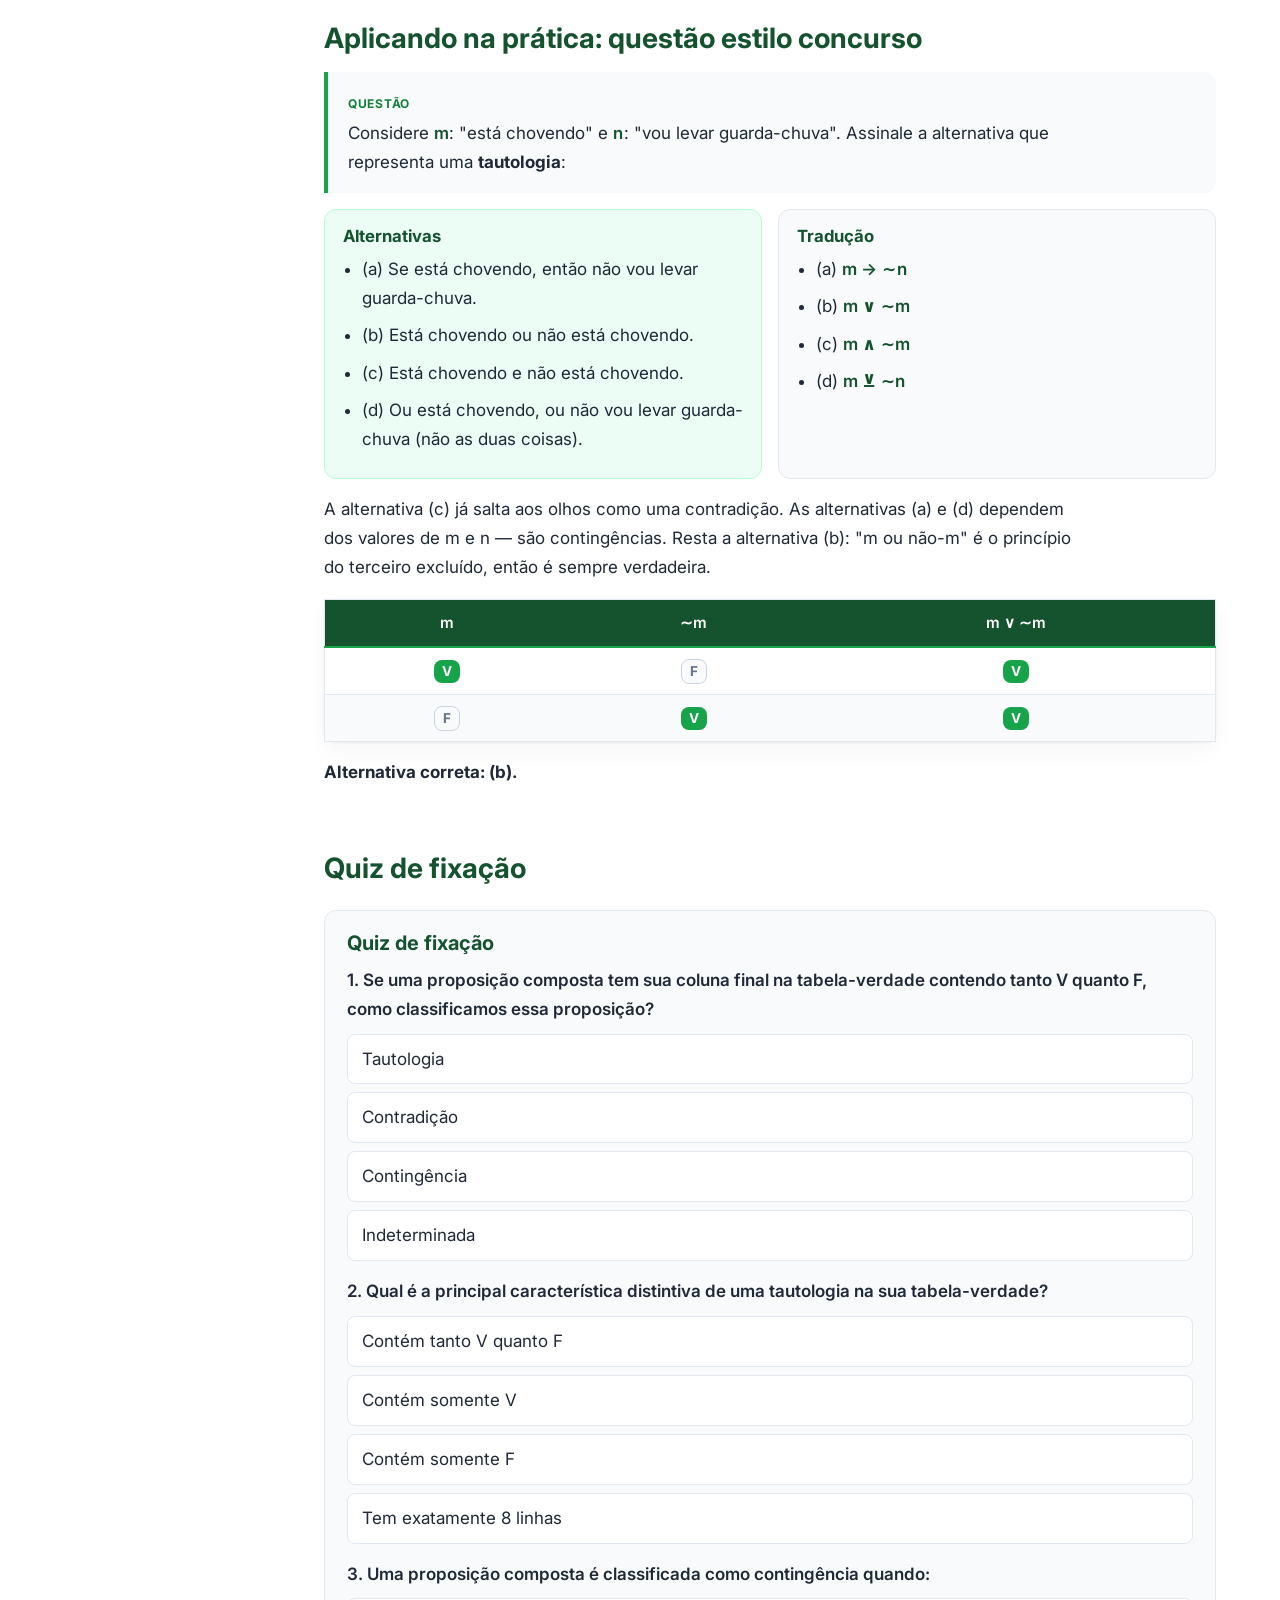
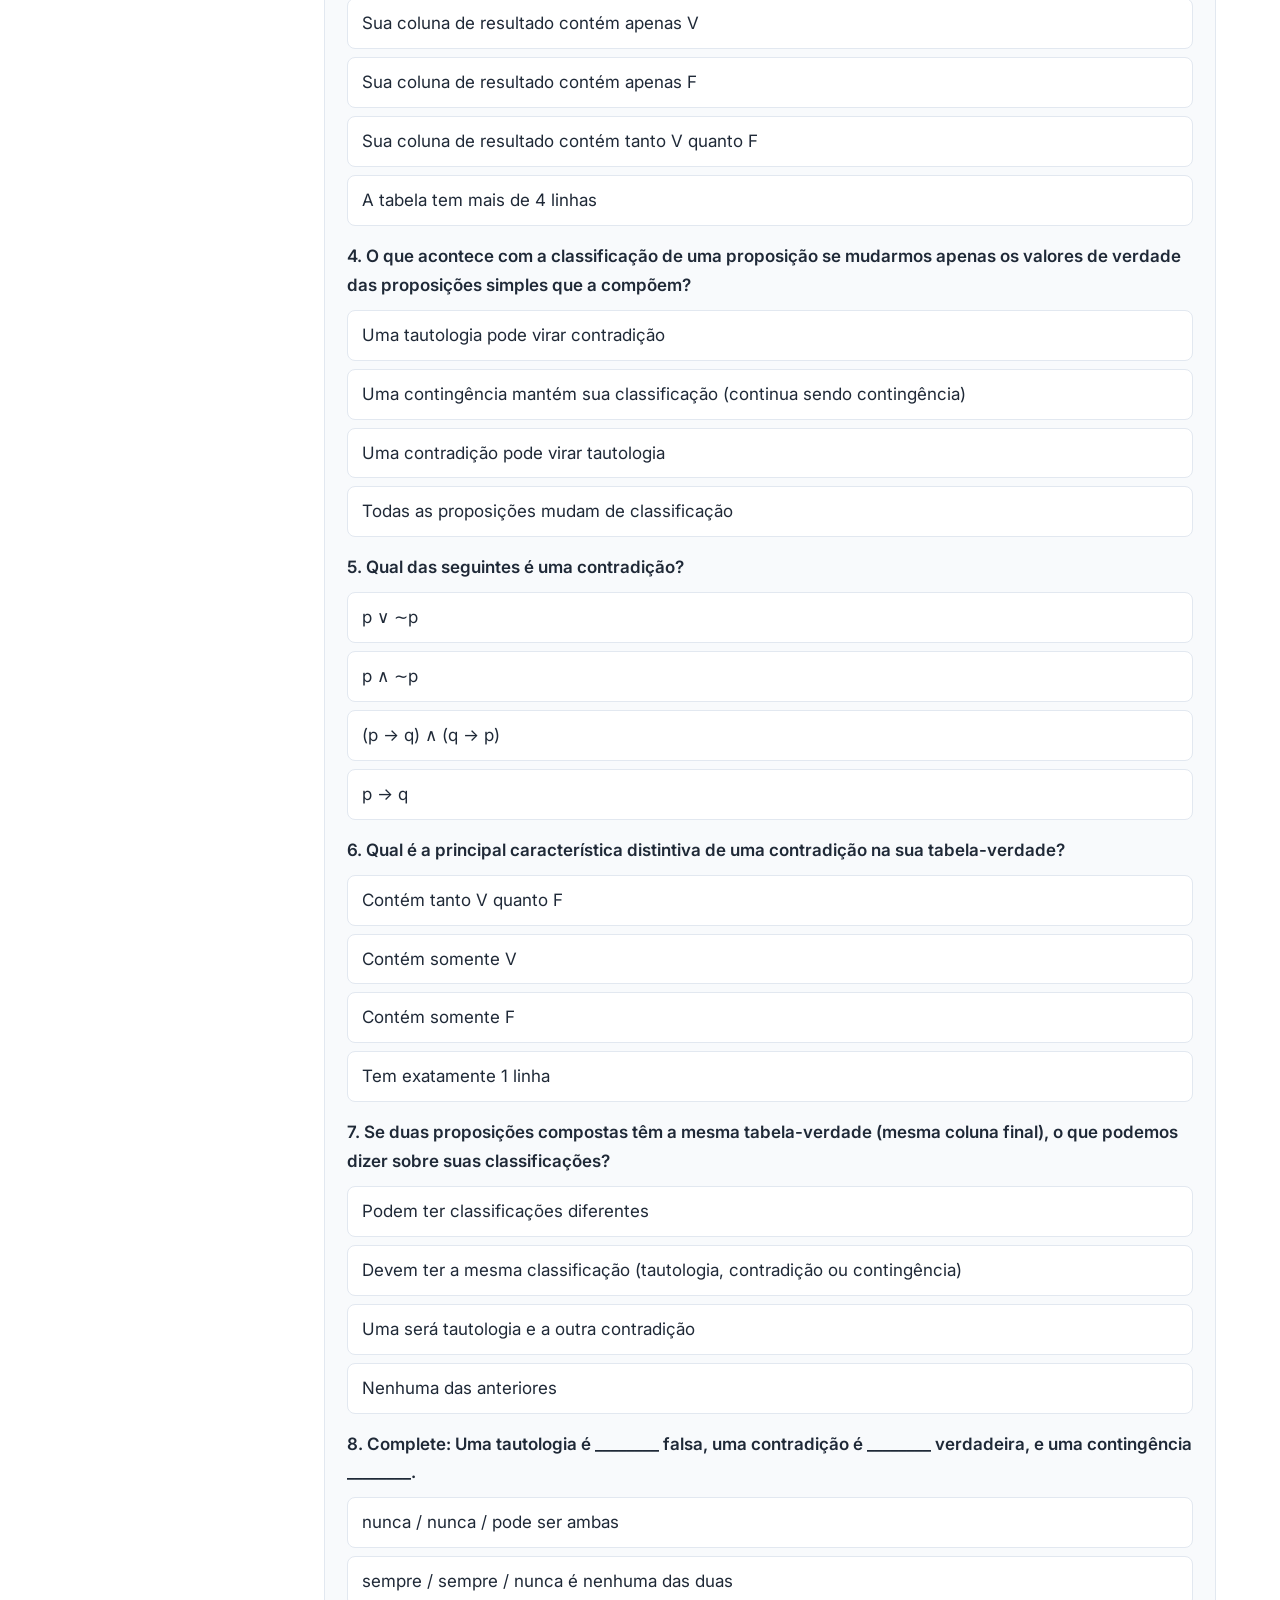
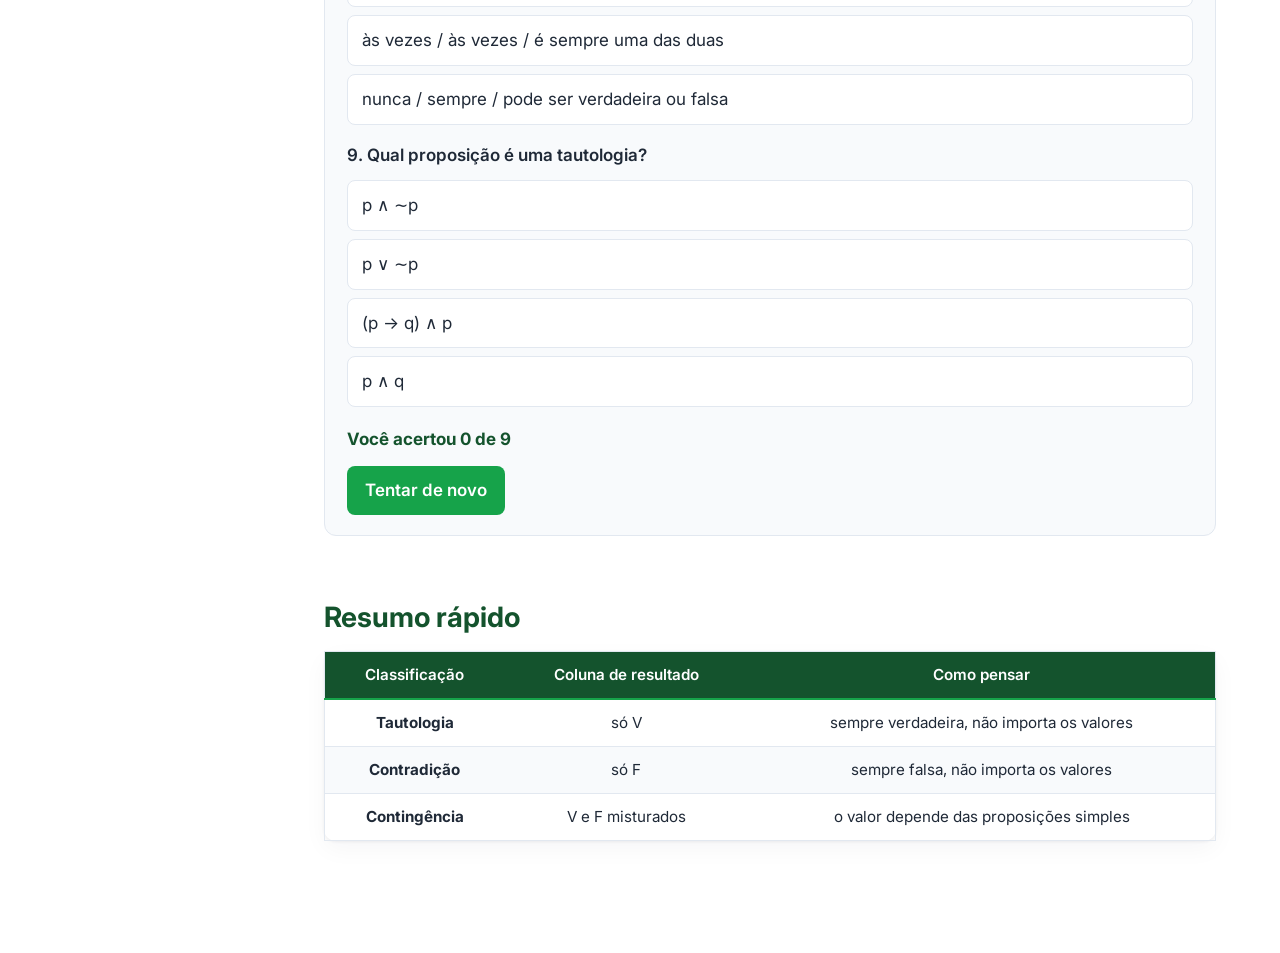
<file: aulas/aula3/index.html>
<!DOCTYPE html>
<html lang="pt-BR">
<head>
  <meta charset="utf-8">
  <meta name="viewport" content="width=device-width, initial-scale=1">
  <title>Aula 3 — Tabelas-Verdade e Propriedades · Monitoria de RLM</title>
  <meta name="description" content="Aula teórica sobre construção de tabelas-verdade, fórmula 2ⁿ, e classificação de proposições: tautologia, contradição e contingência.">
  <link rel="preconnect" href="https://fonts.googleapis.com">
  <link rel="preconnect" href="https://fonts.gstatic.com" crossorigin>
  <link href="https://fonts.googleapis.com/css2?family=Inter:wght@400;600;700&display=swap" rel="stylesheet">
  <link rel="stylesheet" href="assets/estilo.css">
</head>
<body>

<div class="barra-progresso" id="barra-progresso" aria-hidden="true"></div>

<button class="menu-toggle" id="menu-toggle" aria-label="Abrir menu" aria-expanded="false" aria-controls="sidebar">☰</button>
<div class="overlay" id="overlay"></div>

<div class="layout">

  <!-- ============ SIDEBAR ============ -->
  <aside class="sidebar" id="sidebar">
    <a href="../../index.html" class="sidebar__marca" aria-label="Voltar ao hub principal das aulas">📘 Monitoria de RLM</a>
    <div class="sidebar__sub">Aula 3 — Tabelas-Verdade e Propriedades</div>
    <nav aria-label="Navegação por partes da aula">
      <ul class="sidebar__nav">
        <li><a href="#inicio" aria-current="true">Início</a></li>
        <li><a href="#recapitulando">1. Recapitulando</a></li>
        <li><a href="#construcao">2. Construção de Tabelas</a></li>
        <li><a href="#tautologia">3. Tautologia</a></li>
        <li><a href="#contradicao">4. Contradição</a></li>
        <li><a href="#contingencia">5. Contingência</a></li>
      </ul>
    </nav>
  </aside>

  <!-- ============ CONTEÚDO ============ -->
  <main class="conteudo">

    <!-- ====== SEÇÃO INÍCIO ====== -->
    <section id="inicio">
      <div class="hero">
        <h1>Aula 3 — Tabelas-Verdade e Propriedades</h1>
        <p class="hero__sub">Raciocínio Lógico e Matemático</p>
        <p>Esta aula apresenta a <strong>construção de tabelas-verdade</strong>, o teorema das
           <strong>2ⁿ linhas</strong> e as <strong>três propriedades</strong> das proposições
           compostas: <strong>tautologia</strong>, <strong>contradição</strong> e
           <strong>contingência</strong>. Ao final, você poderá classificar qualquer expressão
           lógica a partir da coluna final da sua tabela-verdade.</p>
        <p>Use o menu ao lado para navegar entre os tópicos. Cada tabela foi conferida célula
           a célula conforme a apostila da disciplina.</p>

        <div class="cards-indice">
          <a class="card-indice" href="#recapitulando">
            <span class="card-indice__num">1</span>
            <div class="card-indice__titulo">Recapitulando</div>
            <p class="card-indice__resumo">O que é tabela-verdade, teorema 2ⁿ e fórmula do número de colunas.</p>
          </a>
          <a class="card-indice" href="#construcao">
            <span class="card-indice__num">2</span>
            <div class="card-indice__titulo">Construção de Tabelas</div>
            <p class="card-indice__resumo">Exemplo completo passo a passo: S(p,q,r) = (p ∧ q → ∼r) ∨ ∼q.</p>
          </a>
          <a class="card-indice" href="#tautologia">
            <span class="card-indice__num">3</span>
            <div class="card-indice__titulo">Tautologia</div>
            <p class="card-indice__resumo">Definição, princípio da não contradição e exemplo ∼(p ∧ ∼p).</p>
          </a>
          <a class="card-indice" href="#contradicao">
            <span class="card-indice__num">4</span>
            <div class="card-indice__titulo">Contradição</div>
            <p class="card-indice__resumo">Definição, exemplo (p → q) ∧ (q → r) ∧ p ∧ ∼r com 8 linhas.</p>
          </a>
          <a class="card-indice" href="#contingencia">
            <span class="card-indice__num">5</span>
            <div class="card-indice__titulo">Contingência</div>
            <p class="card-indice__resumo">Definição, exemplo p ∨ (q ∧ ∼r) e tabela comparativa final.</p>
          </a>
        </div>
      </div>
    </section>

    <!-- ====== SEÇÃO 1: RECAPITULANDO ====== -->
    <section id="recapitulando">
      <div class="callout callout--atencao">
        <div class="callout__titulo">⚠️ Recapitulando</div>
        <p>Uma <strong>tabela-verdade</strong> é o dispositivo que lista, de forma organizada,
           <strong>todas as combinações possíveis</strong> de valores V/F (verdadeiro ou falso)
           das proposições simples que compõem uma expressão lógica.</p>
        <p>Por exemplo, para <span class="formula">P(p, q)</span>, a tabela mostra as 4 combinações:
           (V,V), (V,F), (F,V), (F,F). Cada linha representa um caso possível.</p>
      </div>

      <h2>Quantas linhas uma tabela-verdade tem?</h2>
      <p><strong>Teorema:</strong> Para uma proposição composta com <strong>n</strong> proposições simples
           componentes, a tabela-verdade terá <strong>2ⁿ linhas</strong>.</p>
      <p><strong>Por que isso acontece?</strong> Cada proposição simples pode assumir V ou F, de forma
           independente. Ao adicionar uma nova proposição, todas as combinações existentes "dobram":
           1 proposição = 2 casos; 2 proposições = 4 casos; 3 proposições = 8 casos; e assim por
           diante.</p>

      <table class="tabela-card">
        <thead>
          <tr>
            <th scope="col">n (prop. simples)</th>
            <th scope="col">2ⁿ (linhas)</th>
            <th scope="col">Visualização</th>
          </tr>
        </thead>
        <tbody>
          <tr>
            <td>1</td>
            <td>2</td>
            <td>V, F</td>
          </tr>
          <tr>
            <td>2</td>
            <td>4</td>
            <td>VV, VF, FV, FF</td>
          </tr>
          <tr>
            <td>3</td>
            <td>8</td>
            <td>VVV, VVF, VFV, VFF, FVV, FVF, FFV, FFF</td>
          </tr>
          <tr>
            <td>4</td>
            <td>16</td>
            <td>...</td>
          </tr>
        </tbody>
      </table>
    </section>

    <a class="proximo" href="#construcao">Próximo tópico →</a>

    <!-- ====== SEÇÃO 2: CONSTRUÇÃO ====== -->
    <section id="construcao">
      <h2>Construção passo a passo</h2>
      <div class="exemplo">
        <div class="exemplo__rotulo">Exemplo: S(p, q, r) = (p ∧ q → ∼r) ∨ ∼q</div>
        <p>Vamos montar a tabela-verdade desta expressão com 3 proposições simples (p, q, r).</p>
      </div>

      <table class="tabela-card">
        <thead>
          <tr>
            <th scope="col">p</th>
            <th scope="col">q</th>
            <th scope="col">r</th>
            <th scope="col">∼r</th>
            <th scope="col">p ∧ q</th>
            <th scope="col">(p ∧ q) → ∼r</th>
            <th scope="col">∼q</th>
            <th scope="col"><strong>Resultado</strong></th>
          </tr>
        </thead>
        <tbody>
          <tr>
            <td><span class="badge badge--v">V</span></td>
            <td><span class="badge badge--v">V</span></td>
            <td><span class="badge badge--v">V</span></td>
            <td><span class="badge badge--f">F</span></td>
            <td><span class="badge badge--v">V</span></td>
            <td><span class="badge badge--f">F</span></td>
            <td><span class="badge badge--f">F</span></td>
            <td><span class="badge badge--f"><strong>F</strong></span></td>
          </tr>
          <tr>
            <td><span class="badge badge--v">V</span></td>
            <td><span class="badge badge--v">V</span></td>
            <td><span class="badge badge--f">F</span></td>
            <td><span class="badge badge--v">V</span></td>
            <td><span class="badge badge--v">V</span></td>
            <td><span class="badge badge--v">V</span></td>
            <td><span class="badge badge--f">F</span></td>
            <td><span class="badge badge--v"><strong>V</strong></span></td>
          </tr>
          <tr>
            <td><span class="badge badge--v">V</span></td>
            <td><span class="badge badge--f">F</span></td>
            <td><span class="badge badge--v">V</span></td>
            <td><span class="badge badge--f">F</span></td>
            <td><span class="badge badge--f">F</span></td>
            <td><span class="badge badge--v">V</span></td>
            <td><span class="badge badge--v">V</span></td>
            <td><span class="badge badge--v"><strong>V</strong></span></td>
          </tr>
          <tr>
            <td><span class="badge badge--v">V</span></td>
            <td><span class="badge badge--f">F</span></td>
            <td><span class="badge badge--f">F</span></td>
            <td><span class="badge badge--v">V</span></td>
            <td><span class="badge badge--f">F</span></td>
            <td><span class="badge badge--v">V</span></td>
            <td><span class="badge badge--v">V</span></td>
            <td><span class="badge badge--v"><strong>V</strong></span></td>
          </tr>
          <tr>
            <td><span class="badge badge--f">F</span></td>
            <td><span class="badge badge--v">V</span></td>
            <td><span class="badge badge--v">V</span></td>
            <td><span class="badge badge--f">F</span></td>
            <td><span class="badge badge--f">F</span></td>
            <td><span class="badge badge--v">V</span></td>
            <td><span class="badge badge--f">F</span></td>
            <td><span class="badge badge--v"><strong>V</strong></span></td>
          </tr>
          <tr>
            <td><span class="badge badge--f">F</span></td>
            <td><span class="badge badge--v">V</span></td>
            <td><span class="badge badge--f">F</span></td>
            <td><span class="badge badge--v">V</span></td>
            <td><span class="badge badge--f">F</span></td>
            <td><span class="badge badge--v">V</span></td>
            <td><span class="badge badge--f">F</span></td>
            <td><span class="badge badge--v"><strong>V</strong></span></td>
          </tr>
          <tr>
            <td><span class="badge badge--f">F</span></td>
            <td><span class="badge badge--f">F</span></td>
            <td><span class="badge badge--v">V</span></td>
            <td><span class="badge badge--f">F</span></td>
            <td><span class="badge badge--f">F</span></td>
            <td><span class="badge badge--v">V</span></td>
            <td><span class="badge badge--v">V</span></td>
            <td><span class="badge badge--v"><strong>V</strong></span></td>
          </tr>
          <tr>
            <td><span class="badge badge--f">F</span></td>
            <td><span class="badge badge--f">F</span></td>
            <td><span class="badge badge--f">F</span></td>
            <td><span class="badge badge--v">V</span></td>
            <td><span class="badge badge--f">F</span></td>
            <td><span class="badge badge--v">V</span></td>
            <td><span class="badge badge--v">V</span></td>
            <td><span class="badge badge--v"><strong>V</strong></span></td>
          </tr>
        </tbody>
      </table>

<p>Resumo: esta tabela tem 7 valores V e 1 valor F — portanto, não é sempre V nem sempre F,
             o que a caracteriza de <strong>contingência</strong>.</p>
    <a class="proximo" href="#tautologia">Próximo tópico →</a>
    </section>

    <!-- ====== SEÇÃO 3: TAUTOLGIA ====== -->
    <section id="tautologia">
      <h2>Tautologia</h2>
      <div class="exemplo">
        <div class="exemplo__rotulo">Definição</div>
        <p>Uma proposição composta é uma <strong>tautologia</strong> quando a coluna de resultado
           da sua tabela-verdade contém <strong>somente a letra V</strong> — ou seja, o valor
           lógico é sempre verdadeiro, não importe quais sejam os valores das proposições simples
           que a compõem.</p>
      </div>

      <h3>Exemplo</h3>
      <p>A proposição <span class="formula">∼(p ∧ ∼p)</span> é uma tautologia. Esta expressão é, na
           verdade, a versão simbólica do próprio <strong>princípio da não contradição</strong>:
           "não é possível que uma proposição e sua negação sejam verdadeiras ao mesmo tempo".</p>

      <table class="tabela-card">
        <thead>
          <tr>
            <th scope="col">p</th>
            <th scope="col">∼p</th>
            <th scope="col">p ∧ ∼p</th>
            <th scope="col">∼(p ∧ ∼p)</th>
          </tr>
        </thead>
        <tbody>
          <tr>
            <td><span class="badge badge--v">V</span></td>
            <td><span class="badge badge--f">F</span></td>
            <td><span class="badge badge--f">F</span></td>
            <td><span class="badge badge--v">V</span></td>
          </tr>
          <tr>
            <td><span class="badge badge--f">F</span></td>
            <td><span class="badge badge--v">V</span></td>
            <td><span class="badge badge--f">F</span></td>
            <td><span class="badge badge--v">V</span></td>
          </tr>
        </tbody>
      </table>
      <p>A coluna final só tem V — confirma que é uma tautologia.</p>
    </section>

    <!-- ====== SEÇÃO 4: CONTRADIÇÃO ====== -->
    <section id="contradicao">
      <h2>Contradição</h2>
      <div class="exemplo">
        <div class="exemplo__rotulo">Definição</div>
        <p>Uma proposição composta é uma <strong>contradição</strong> quando a coluna de resultado
           da sua tabela-verdade contém <strong>somente a letra F</strong> — ou seja, o valor
           lógico é sempre falso, não importe quais sejam os valores das proposições simples
           que a compõem.</p>
      </div>

      <h3>Exemplo</h3>
      <p>A proposição <span class="formula">(p → q) ∧ (q → r) ∧ p ∧ ∼r</span> é uma contradição. Faz sentido:
           se <span class="formula">"p implica q" e "q implica r" são verdadeiras e p também é
           verdadeira</span>, então r é obrigado a ser verdadeiro também (por transitividade) —
           logo, exigir ao mesmo tempo que <span class="formula">∼r</span> seja verdadeira é uma
           exigência impossível de satisfazer.</p>

      <table class="tabela-card">
        <thead>
          <tr>
            <th scope="col">p</th>
            <th scope="col">q</th>
            <th scope="col">r</th>
            <th scope="col">p → q</th>
            <th scope="col">q → r</th>
            <th scope="col">∼r</th>
            <th scope="col"><strong>Resultado</strong></th>
          </tr>
        </thead>
        <tbody>
          <tr>
            <td><span class="badge badge--v">V</span></td>
            <td><span class="badge badge--v">V</span></td>
            <td><span class="badge badge--v">V</span></td>
            <td><span class="badge badge--v">V</span></td>
            <td><span class="badge badge--v">V</span></td>
            <td><span class="badge badge--f">F</span></td>
            <td><span class="badge badge--f">F</span></td>
          </tr>
          <tr>
            <td><span class="badge badge--v">V</span></td>
            <td><span class="badge badge--v">V</span></td>
            <td><span class="badge badge--f">F</span></td>
            <td><span class="badge badge--v">V</span></td>
            <td><span class="badge badge--f">F</span></td>
            <td><span class="badge badge--v">V</span></td>
            <td><span class="badge badge--f">F</span></td>
          </tr>
          <tr>
            <td><span class="badge badge--v">V</span></td>
            <td><span class="badge badge--f">F</span></td>
            <td><span class="badge badge--v">V</span></td>
            <td><span class="badge badge--f">F</span></td>
            <td><span class="badge badge--v">V</span></td>
            <td><span class="badge badge--f">F</span></td>
            <td><span class="badge badge--f">F</span></td>
          </tr>
          <tr>
            <td><span class="badge badge--v">V</span></td>
            <td><span class="badge badge--f">F</span></td>
            <td><span class="badge badge--f">F</span></td>
            <td><span class="badge badge--f">F</span></td>
            <td><span class="badge badge--v">V</span></td>
            <td><span class="badge badge--v">V</span></td>
            <td><span class="badge badge--f">F</span></td>
          </tr>
          <tr>
            <td><span class="badge badge--f">F</span></td>
            <td><span class="badge badge--v">V</span></td>
            <td><span class="badge badge--v">V</span></td>
            <td><span class="badge badge--v">V</span></td>
            <td><span class="badge badge--v">V</span></td>
            <td><span class="badge badge--f">F</span></td>
            <td><span class="badge badge--f">F</span></td>
          </tr>
          <tr>
            <td><span class="badge badge--f">F</span></td>
            <td><span class="badge badge--v">V</span></td>
            <td><span class="badge badge--f">F</span></td>
            <td><span class="badge badge--v">V</span></td>
            <td><span class="badge badge--f">F</span></td>
            <td><span class="badge badge--v">V</span></td>
            <td><span class="badge badge--f">F</span></td>
          </tr>
          <tr>
            <td><span class="badge badge--f">F</span></td>
            <td><span class="badge badge--f">F</span></td>
            <td><span class="badge badge--v">V</span></td>
            <td><span class="badge badge--v">V</span></td>
            <td><span class="badge badge--v">V</span></td>
            <td><span class="badge badge--f">F</span></td>
            <td><span class="badge badge--f">F</span></td>
          </tr>
          <tr>
            <td><span class="badge badge--f">F</span></td>
            <td><span class="badge badge--f">F</span></td>
            <td><span class="badge badge--f">F</span></td>
            <td><span class="badge badge--v">V</span></td>
            <td><span class="badge badge--v">V</span></td>
            <td><span class="badge badge--v">V</span></td>
            <td><span class="badge badge--f">F</span></td>
          </tr>
        </tbody>
      </table>
      <p>A coluna final só tem F — confirma que é uma contradição.</p>
    </section>

    <!-- ====== SEÇÃO 5: CONTINGÊNCIA ====== -->
    <section id="contingencia">
      <h2>Contingência</h2>
      <div class="exemplo">
        <div class="exemplo__rotulo">Definição</div>
        <p>Uma proposição composta é uma <strong>contingência</strong> quando sua coluna de
           resultado tem <strong>tanto V quanto F</strong> (cada um aparecendo pelo menos uma
           vez) — isto é, não é tautologia nem contradição.</p>
      </div>

      <h3>Exemplo</h3>
      <p>A proposição <span class="formula">p ∨ (q ∧ ∼r)</span> é uma contingência.</p>

      <table class="tabela-card">
        <thead>
          <tr>
            <th scope="col">p</th>
            <th scope="col">q</th>
            <th scope="col">r</th>
            <th scope="col">∼r</th>
            <th scope="col">q ∧ ∼r</th>
            <th scope="col"><strong>Resultado</strong></th>
          </tr>
        </thead>
        <tbody>
          <tr>
            <td><span class="badge badge--v">V</span></td>
            <td><span class="badge badge--v">V</span></td>
            <td><span class="badge badge--v">V</span></td>
            <td><span class="badge badge--f">F</span></td>
            <td><span class="badge badge--f">F</span></td>
            <td><span class="badge badge--v">V</span></td>
          </tr>
          <tr>
            <td><span class="badge badge--v">V</span></td>
            <td><span class="badge badge--v">V</span></td>
            <td><span class="badge badge--f">F</span></td>
            <td><span class="badge badge--v">V</span></td>
            <td><span class="badge badge--v">V</span></td>
            <td><span class="badge badge--v">V</span></td>
          </tr>
          <tr>
            <td><span class="badge badge--v">V</span></td>
            <td><span class="badge badge--f">F</span></td>
            <td><span class="badge badge--v">V</span></td>
            <td><span class="badge badge--f">F</span></td>
            <td><span class="badge badge--f">F</span></td>
            <td><span class="badge badge--v">V</span></td>
          </tr>
          <tr>
            <td><span class="badge badge--v">V</span></td>
            <td><span class="badge badge--f">F</span></td>
            <td><span class="badge badge--f">F</span></td>
            <td><span class="badge badge--v">V</span></td>
            <td><span class="badge badge--f">F</span></td>
            <td><span class="badge badge--v">V</span></td>
          </tr>
          <tr>
            <td><span class="badge badge--f">F</span></td>
            <td><span class="badge badge--v">V</span></td>
            <td><span class="badge badge--v">V</span></td>
            <td><span class="badge badge--f">F</span></td>
            <td><span class="badge badge--f">F</span></td>
            <td><span class="badge badge--v">V</span></td>
          </tr>
          <tr>
            <td><span class="badge badge--f">F</span></td>
            <td><span class="badge badge--v">V</span></td>
            <td><span class="badge badge--f">F</span></td>
            <td><span class="badge badge--v">V</span></td>
            <td><span class="badge badge--v">V</span></td>
            <td><span class="badge badge--v">V</span></td>
          </tr>
          <tr>
            <td><span class="badge badge--f">F</span></td>
            <td><span class="badge badge--f">F</span></td>
            <td><span class="badge badge--v">V</span></td>
            <td><span class="badge badge--f">F</span></td>
            <td><span class="badge badge--f">F</span></td>
            <td><span class="badge badge--f">F</span></td>
          </tr>
          <tr>
            <td><span class="badge badge--f">F</span></td>
            <td><span class="badge badge--f">F</span></td>
            <td><span class="badge badge--f">F</span></td>
            <td><span class="badge badge--v">V</span></td>
            <td><span class="badge badge--f">F</span></td>
            <td><span class="badge badge--f">F</span></td>
          </tr>
        </tbody>
      </table>
      <p>A coluna final tem V e F misturados — confirma que é uma contingência.</p>
    </section>

    <!-- ====== SEÇÃO: QUESTÃO CONCURSO ====== -->
    <section id="concurso">
      <h2>Aplicando na prática: questão estilo concurso</h2>
      <div class="exemplo">
        <div class="exemplo__rotulo">Questão</div>
        <p>Considere <span class="formula">m</span>: "está chovendo" e <span class="formula">n</span>: "vou levar guarda-chuva". Assinale a alternativa que representa uma <strong>tautologia</strong>:</p>
      </div>

      <div class="duas-colunas">
        <div class="coluna coluna--sim">
          <h3>Alternativas</h3>
          <ul>
            <li>(a) Se está chovendo, então não vou levar guarda-chuva.</li>
            <li>(b) Está chovendo ou não está chovendo.</li>
            <li>(c) Está chovendo e não está chovendo.</li>
            <li>(d) Ou está chovendo, ou não vou levar guarda-chuva (não as duas coisas).</li>
          </ul>
        </div>
        <div class="coluna coluna--nao">
          <h3>Tradução</h3>
          <ul>
            <li>(a) <span class="formula">m → ∼n</span></li>
            <li>(b) <span class="formula">m ∨ ∼m</span></li>
            <li>(c) <span class="formula">m ∧ ∼m</span></li>
            <li>(d) <span class="formula">m ⊻ ∼n</span></li>
          </ul>
        </div>
      </div>

      <p>A alternativa (c) já salta aos olhos como uma contradição. As alternativas (a) e (d) dependem dos valores de m e n — são contingências. Resta a alternativa (b): "m ou não-m" é o princípio do terceiro excluído, então é sempre verdadeira.</p>

      <table class="tabela-card">
        <thead>
          <tr>
            <th scope="col">m</th>
            <th scope="col">∼m</th>
            <th scope="col">m ∨ ∼m</th>
          </tr>
        </thead>
        <tbody>
          <tr>
            <td><span class="badge badge--v">V</span></td>
            <td><span class="badge badge--f">F</span></td>
            <td><span class="badge badge--v">V</span></td>
          </tr>
          <tr>
            <td><span class="badge badge--f">F</span></td>
            <td><span class="badge badge--v">V</span></td>
            <td><span class="badge badge--v">V</span></td>
          </tr>
        </tbody>
      </table>

      <p><strong>Alternativa correta: (b).</strong></p>
    </section>

    <!-- ====== SEÇÃO: QUIZ ====== -->
    <section id="quiz">
      <h2>Quiz de fixação</h2>
      <div class="quiz" data-quiz="aula2-tautologia" aria-label="Quiz de Tabelas-Verdade e Propriedades"></div>
    </section>

    <!-- ====== RESUMO ====== -->
    <section id="resumo">
      <h2>Resumo rápido</h2>
      <table class="tabela-card">
        <thead>
          <tr>
            <th scope="col">Classificação</th>
            <th scope="col">Coluna de resultado</th>
            <th scope="col">Como pensar</th>
          </tr>
        </thead>
        <tbody>
          <tr>
            <td><strong>Tautologia</strong></td>
            <td>só V</td>
            <td>sempre verdadeira, não importa os valores</td>
          </tr>
          <tr>
            <td><strong>Contradição</strong></td>
            <td>só F</td>
            <td>sempre falsa, não importa os valores</td>
          </tr>
          <tr>
            <td><strong>Contingência</strong></td>
            <td>V e F misturados</td>
            <td>o valor depende das proposições simples</td>
          </tr>
        </tbody>
      </table>
    </section>

  </main>
</div>

<script src="assets/script.js" defer></script>
</body>
</html>
</file>
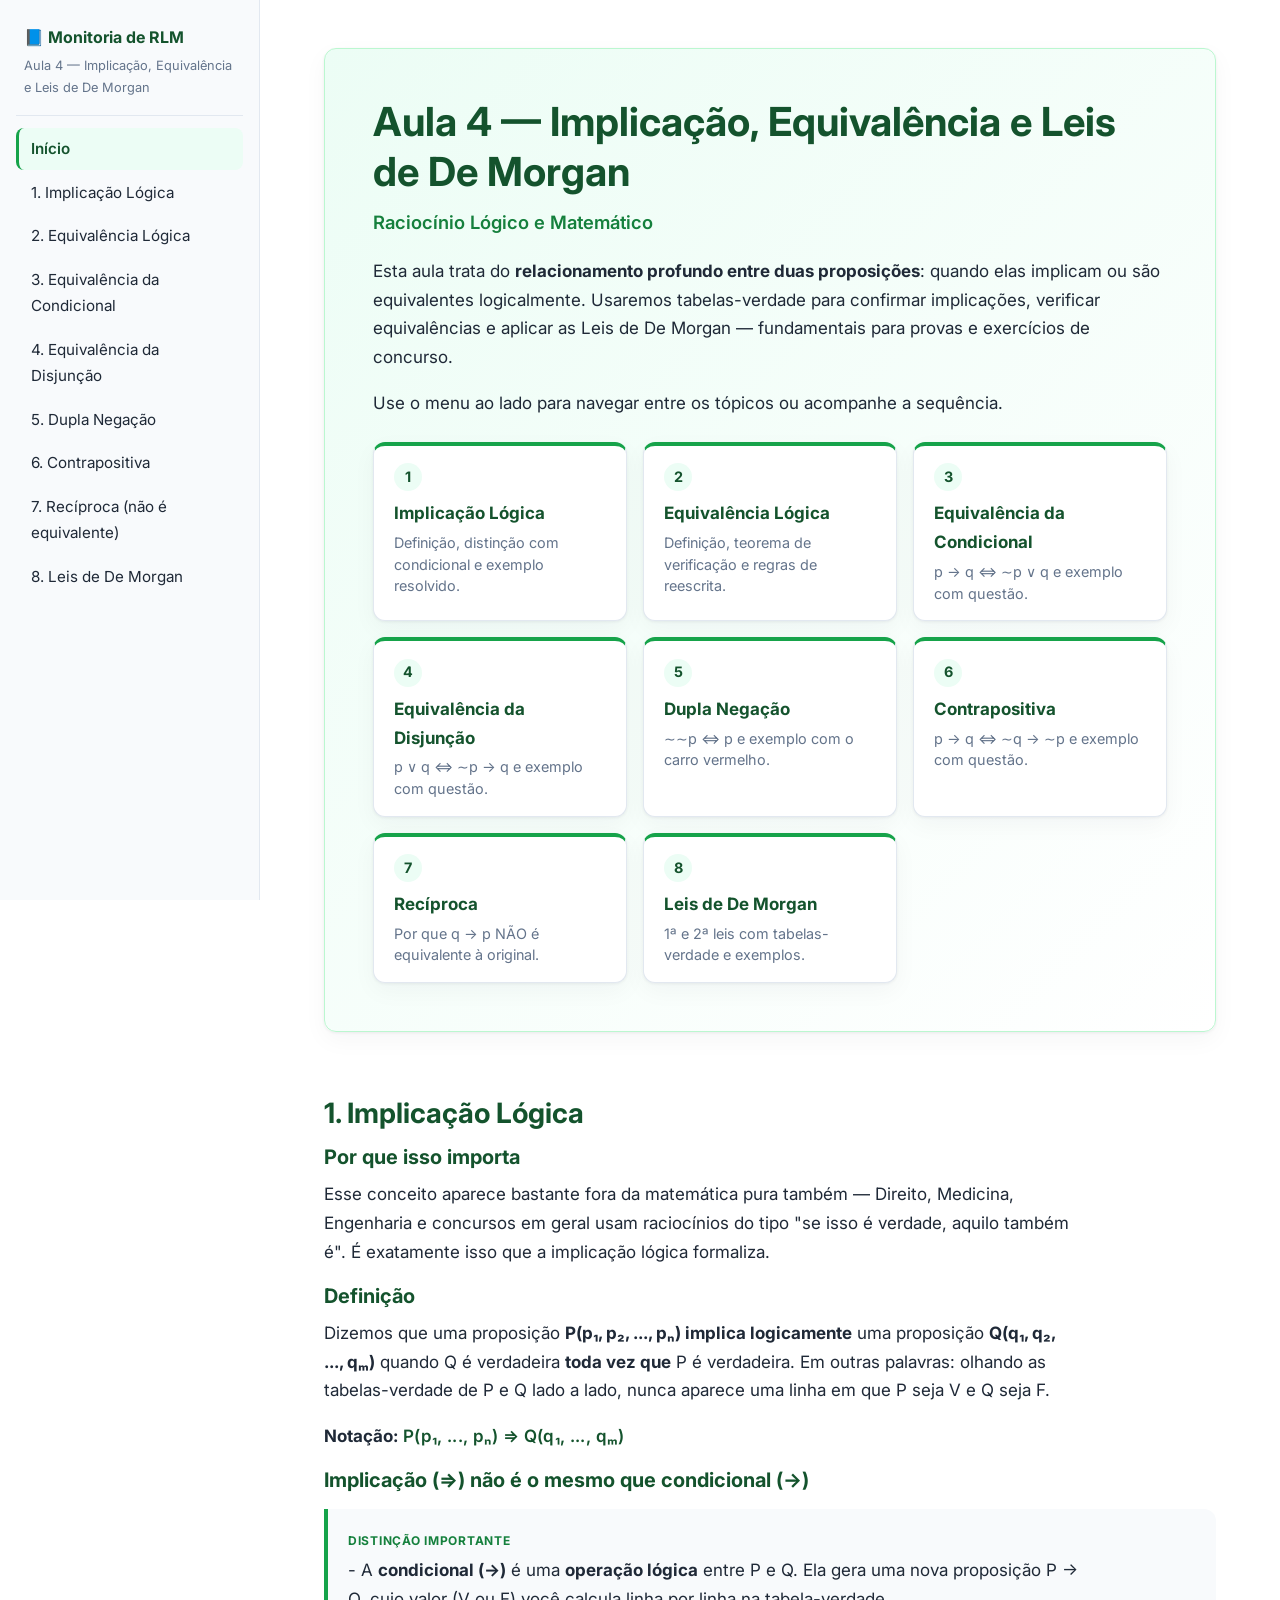
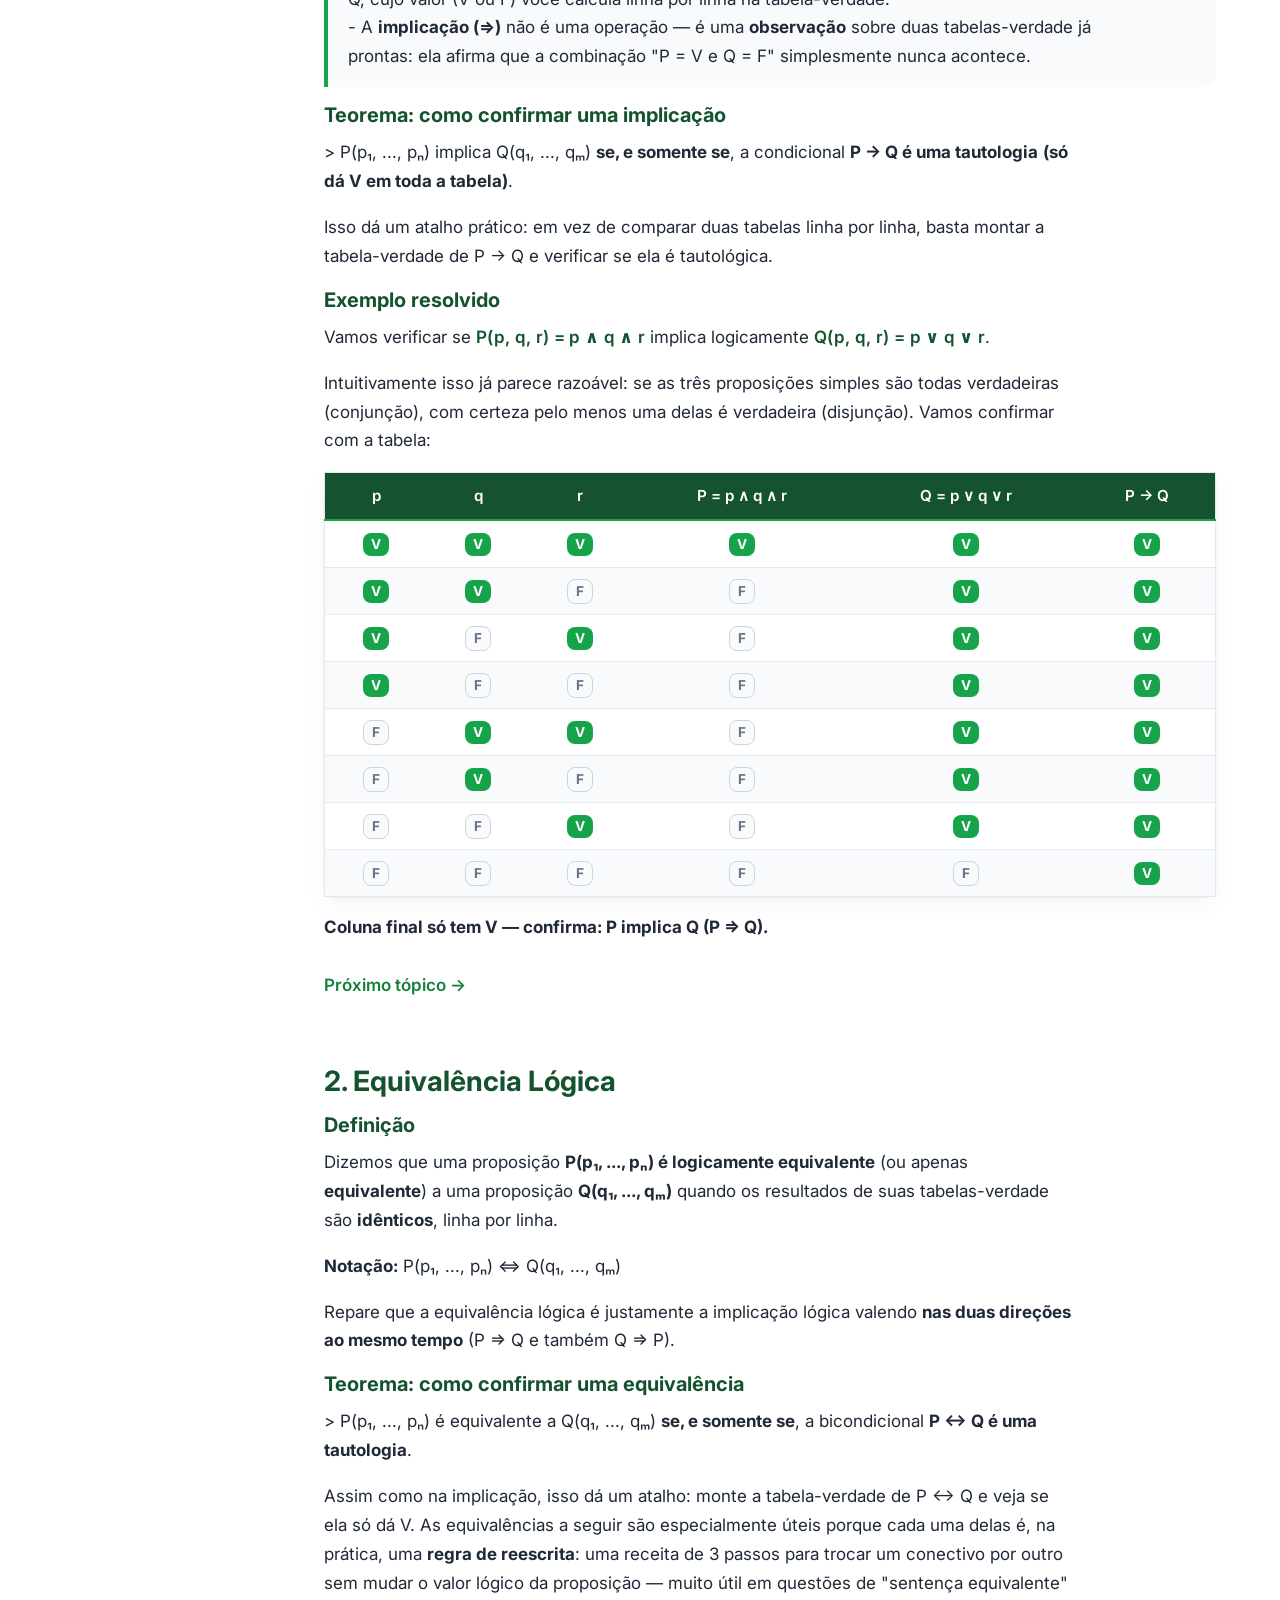
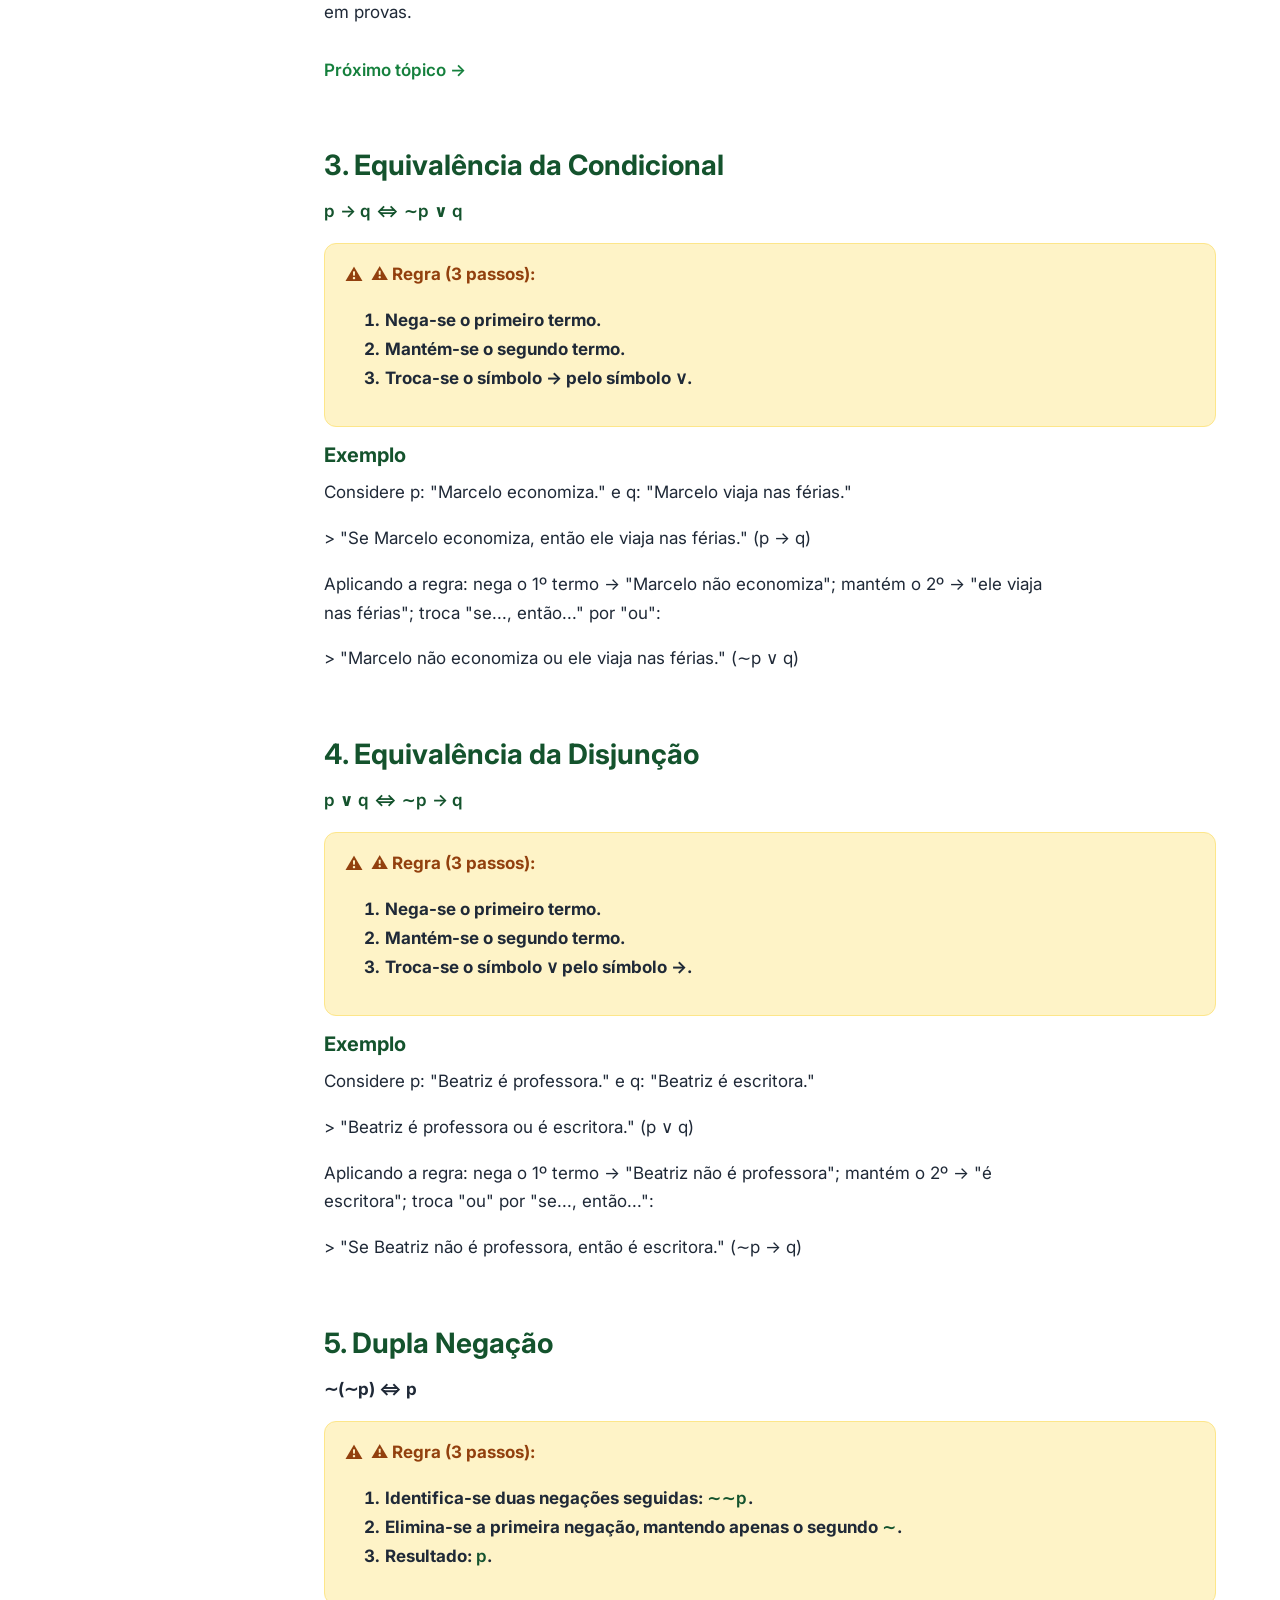
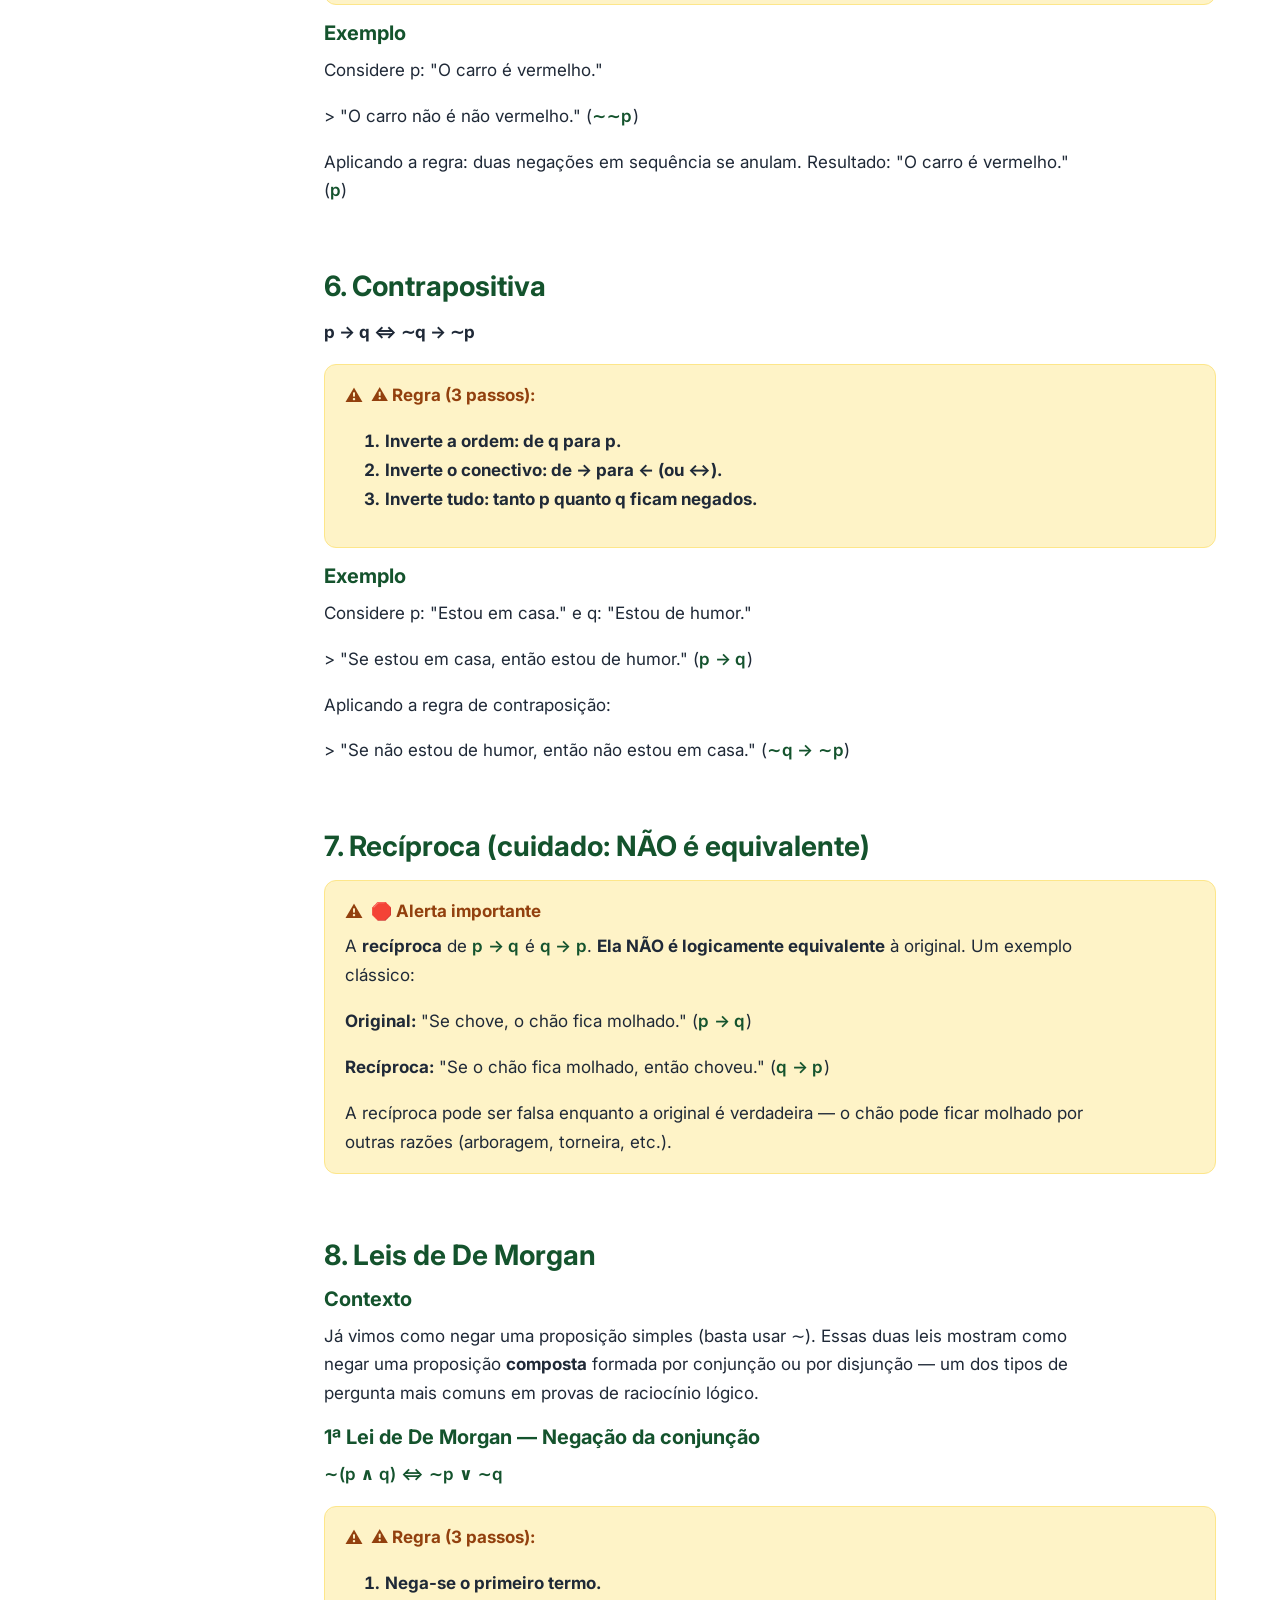
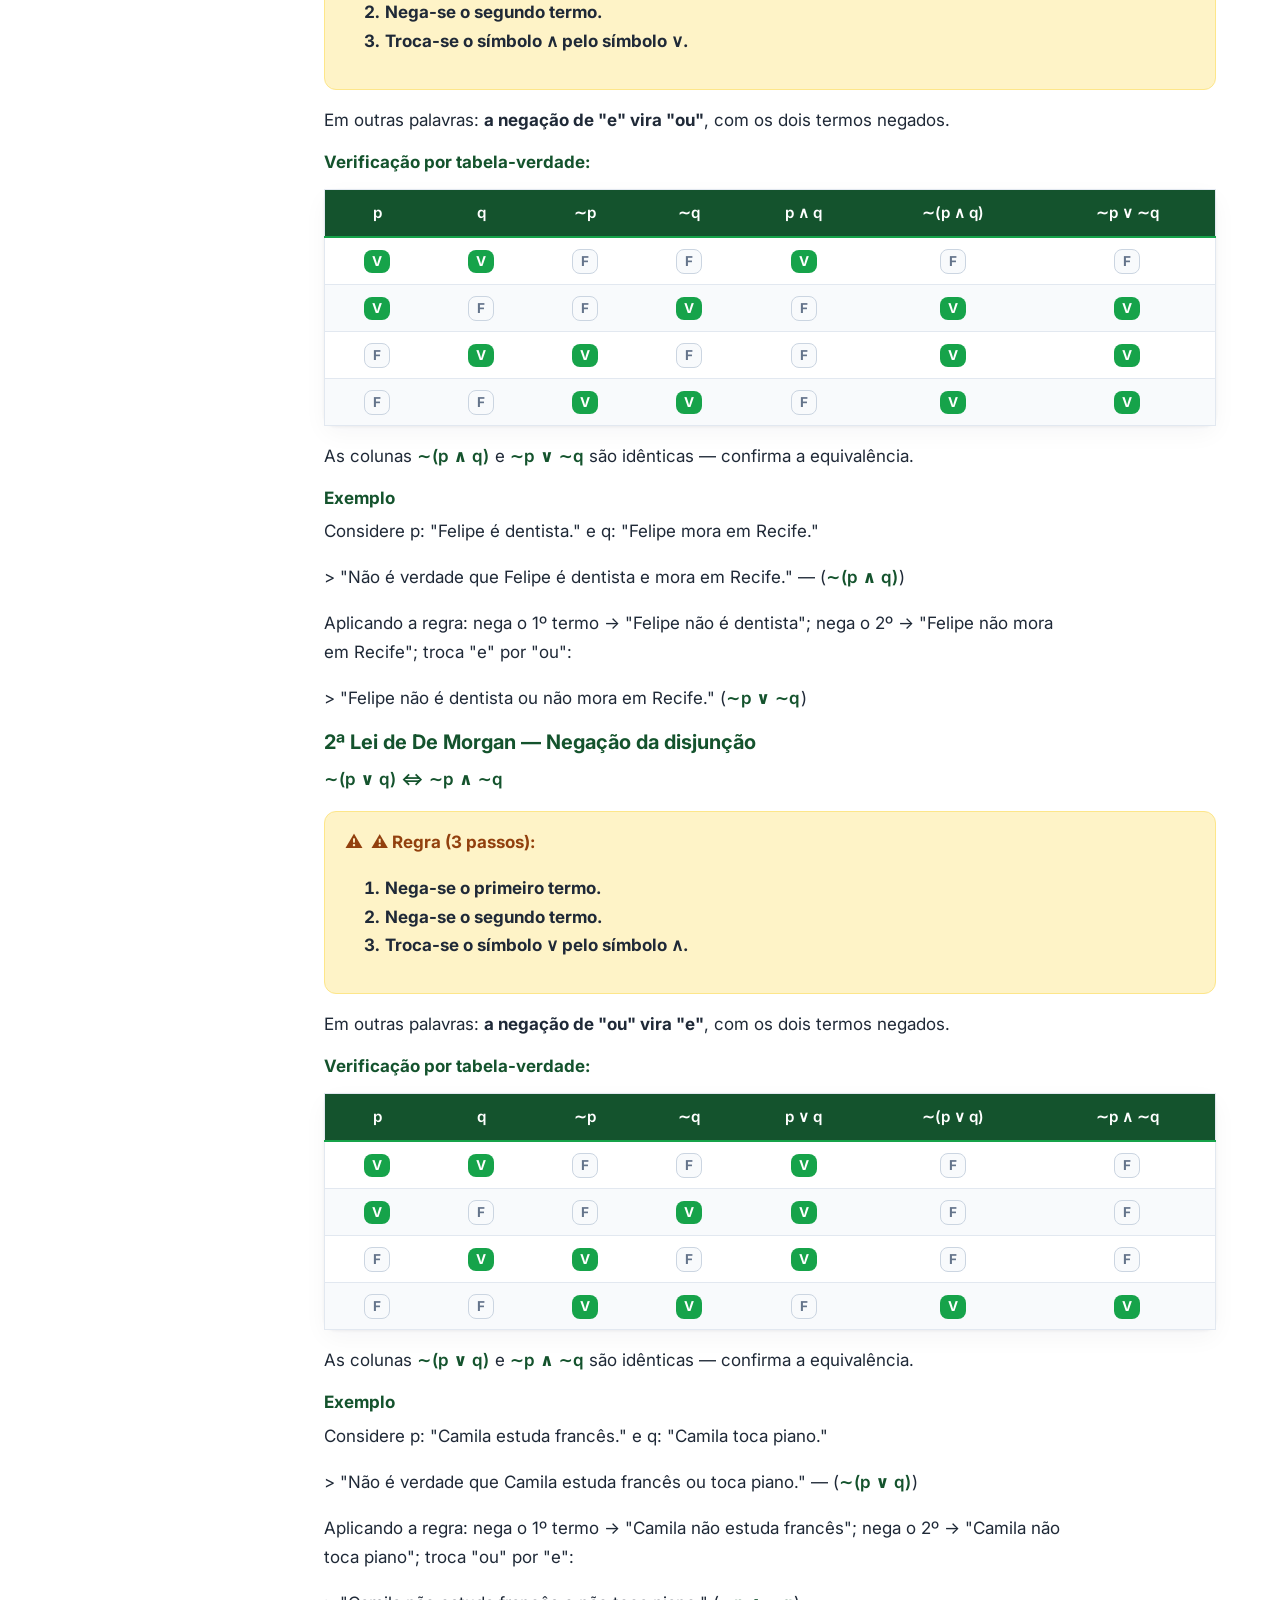
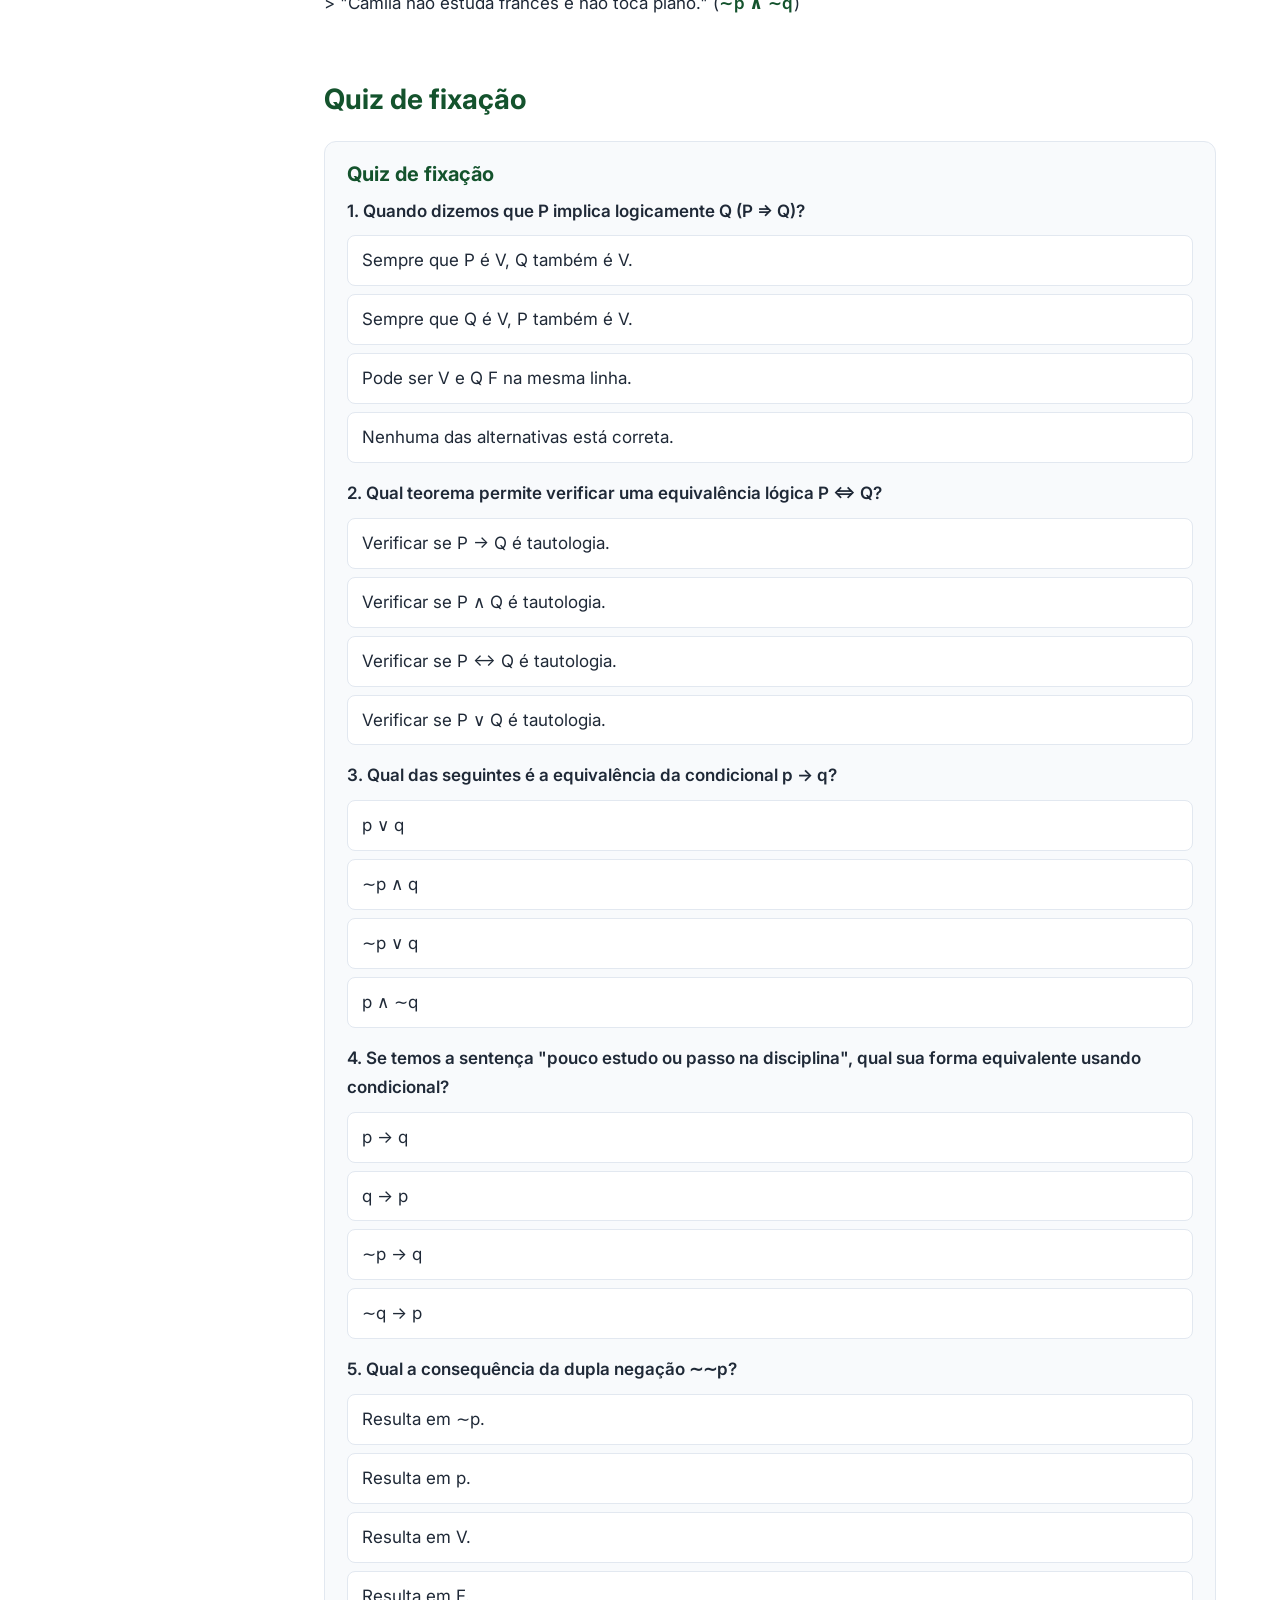
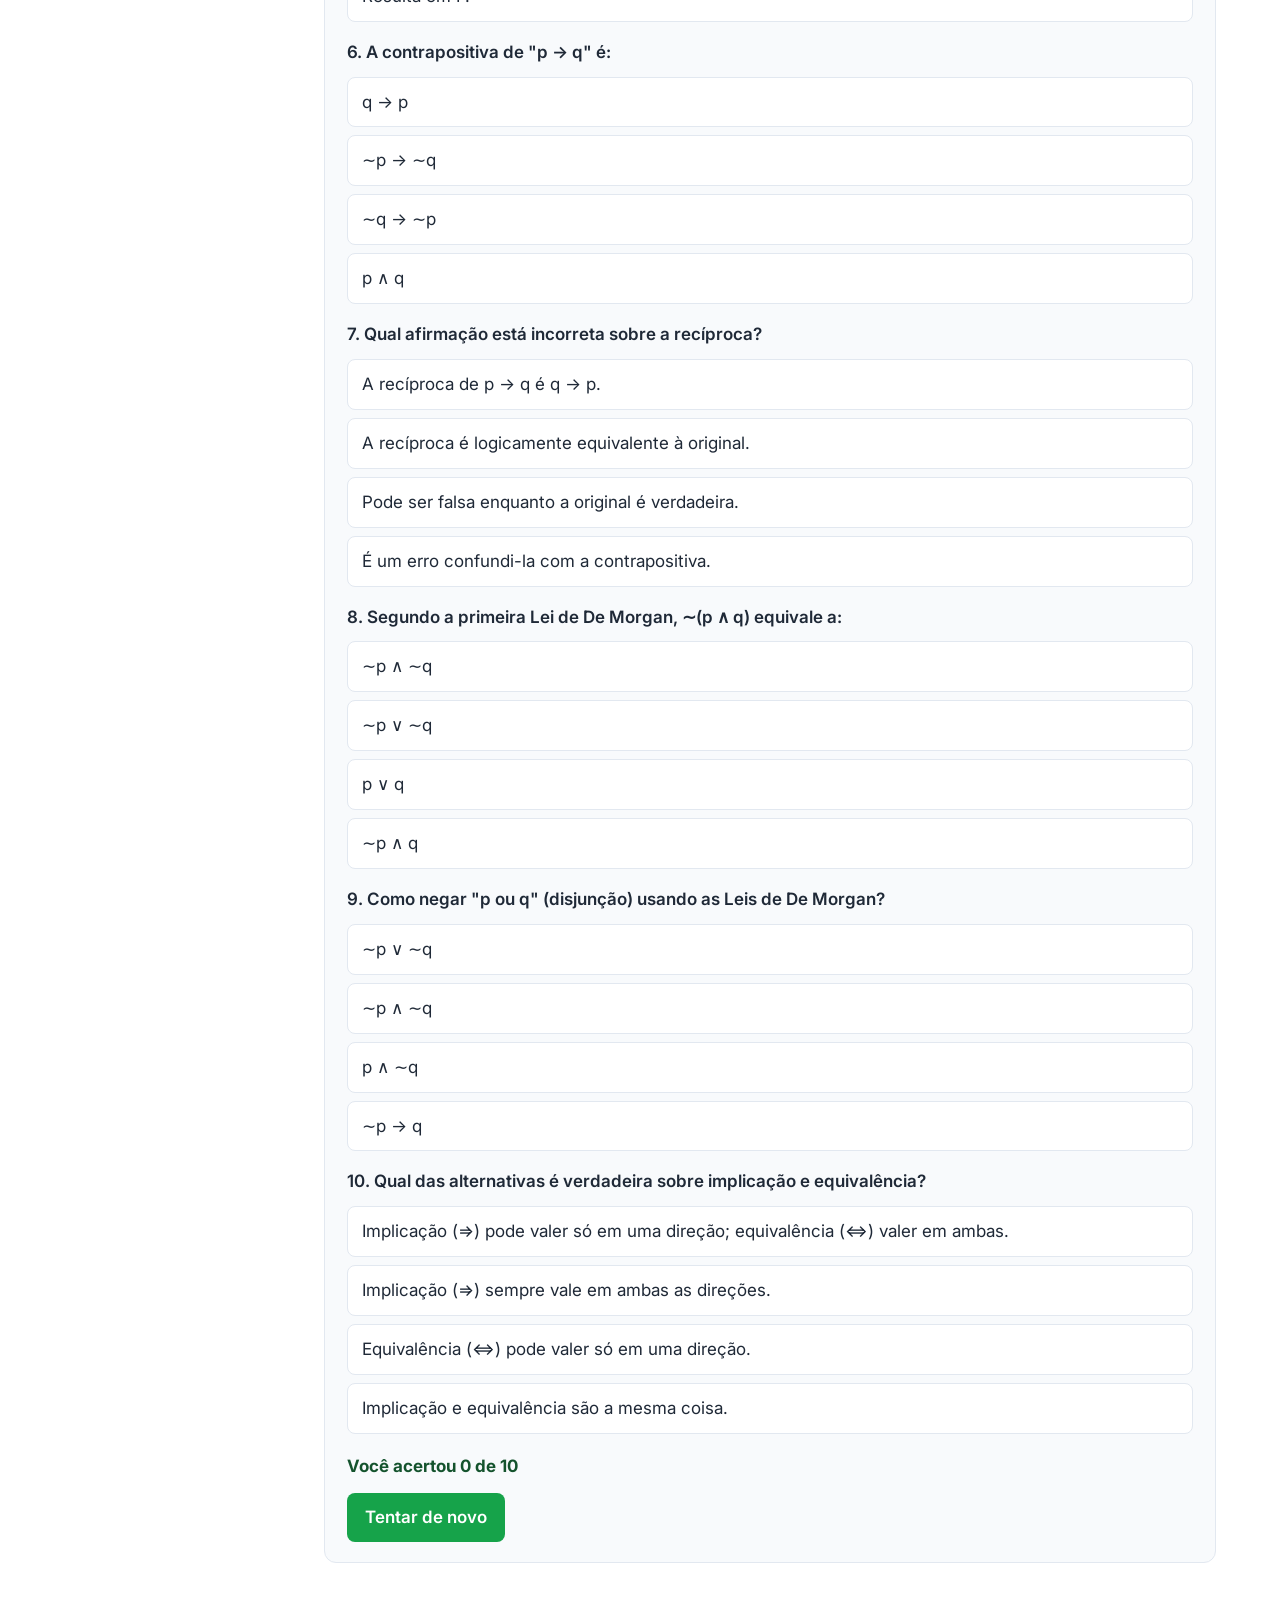
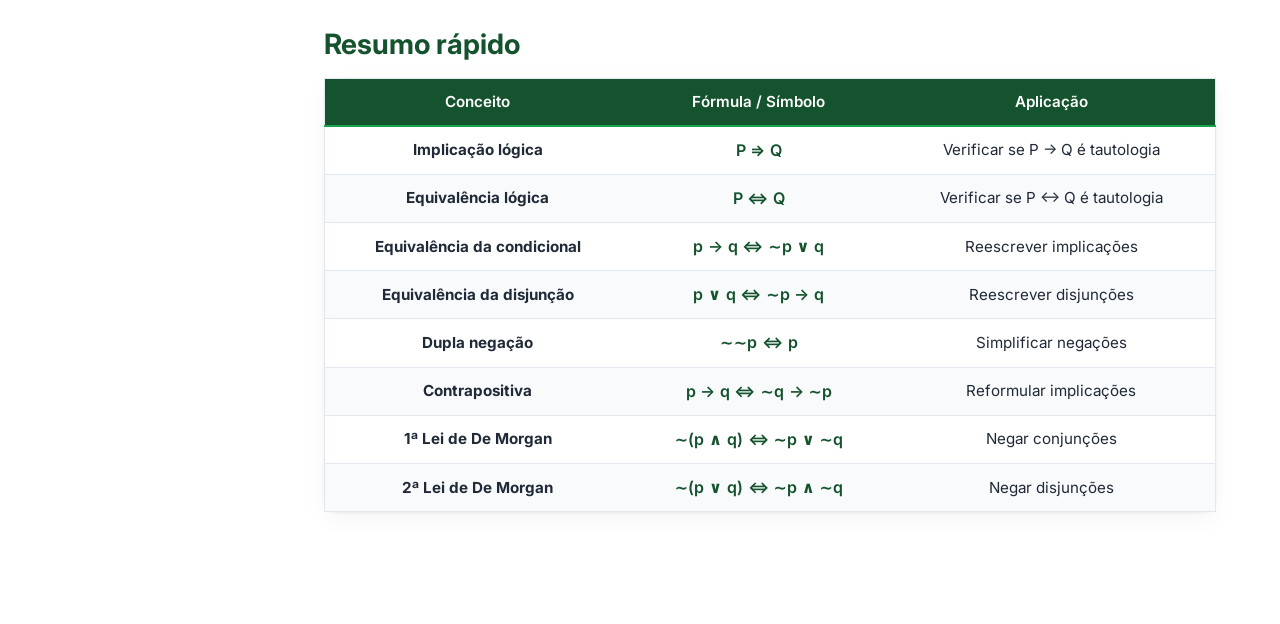
<file: aulas/aula4/index.html>
<!DOCTYPE html>
<html lang="pt-BR">
<head>
  <meta charset="utf-8">
  <meta name="viewport" content="width=device-width, initial-scale=1">
  <title>Aula 4 — Implicação, Equivalência e Leis de De Morgan · Monitoria de RLM</title>
  <meta name="description" content="Aula sobre implicação lógica, equivalência lógica e leis de De Morgan: conceitos, regras de reescrita e exemplos resolvidos.">
  <link rel="preconnect" href="https://fonts.googleapis.com">
  <link rel="preconnect" href="https://fonts.gstatic.com" crossorigin>
  <link href="https://fonts.googleapis.com/css2?family=Inter:wght@400;600;700&display=swap" rel="stylesheet">
  <link rel="stylesheet" href="assets/estilo.css">
</head>
<body>

<div class="barra-progresso" id="barra-progresso" aria-hidden="true"></div>

<button class="menu-toggle" id="menu-toggle" aria-label="Abrir menu" aria-expanded="false" aria-controls="sidebar">☰</button>
<div class="overlay" id="overlay"></div>

<div class="layout">

  <!-- ============ SIDEBAR ============ -->
  <aside class="sidebar" id="sidebar">
    <a href="../../index.html" class="sidebar__marca" aria-label="Voltar ao hub principal das aulas">📘 Monitoria de RLM</a>
    <div class="sidebar__sub">Aula 4 — Implicação, Equivalência e Leis de De Morgan</div>
    <nav aria-label="Navegação por partes da aula">
      <ul class="sidebar__nav">
        <li><a href="#inicio" aria-current="true">Início</a></li>
        <li><a href="#implicacao">1. Implicação Lógica</a></li>
        <li><a href="#equivalencia">2. Equivalência Lógica</a></li>
        <li><a href="#condicional">3. Equivalência da Condicional</a></li>
        <li><a href="#disjuncao">4. Equivalência da Disjunção</a></li>
        <li><a href="#dupla-negacao">5. Dupla Negação</a></li>
        <li><a href="#contrapositiva">6. Contrapositiva</a></li>
        <li><a href="#reciproca">7. Recíproca (não é equivalente)</a></li>
        <li><a href="#leis-de-morgan">8. Leis de De Morgan</a></li>
      </ul>
    </nav>
  </aside>

  <!-- ============ CONTEÚDO ============ -->
  <main class="conteudo">

    <!-- ====== SEÇÃO INÍCIO ====== -->
    <section id="inicio">
      <div class="hero">
        <h1>Aula 4 — Implicação, Equivalência e Leis de De Morgan</h1>
        <p class="hero__sub">Raciocínio Lógico e Matemático</p>
        <p>Esta aula trata do <strong>relacionamento profundo entre duas proposições</strong>: quando elas
           implicam ou são equivalentes logicalmente. Usaremos tabelas-verdade para confirmar
           implicações, verificar equivalências e aplicar as Leis de De Morgan — fundamentais
           para provas e exercícios de concurso.</p>
        <p>Use o menu ao lado para navegar entre os tópicos ou acompanhe a sequência.</p>

        <div class="cards-indice">
          <a class="card-indice" href="#implicacao">
            <span class="card-indice__num">1</span>
            <div class="card-indice__titulo">Implicação Lógica</div>
            <p class="card-indice__resumo">Definição, distinção com condicional e exemplo resolvido.</p>
          </a>
          <a class="card-indice" href="#equivalencia">
            <span class="card-indice__num">2</span>
            <div class="card-indice__titulo">Equivalência Lógica</div>
            <p class="card-indice__resumo">Definição, teorema de verificação e regras de reescrita.</p>
          </a>
          <a class="card-indice" href="#condicional">
            <span class="card-indice__num">3</span>
            <div class="card-indice__titulo">Equivalência da Condicional</div>
            <p class="card-indice__resumo">p → q ⇔ ∼p ∨ q e exemplo com questão.</p>
          </a>
          <a class="card-indice" href="#disjuncao">
            <span class="card-indice__num">4</span>
            <div class="card-indice__titulo">Equivalência da Disjunção</div>
            <p class="card-indice__resumo">p ∨ q ⇔ ∼p → q e exemplo com questão.</p>
          </a>
          <a class="card-indice" href="#dupla-negacao">
            <span class="card-indice__num">5</span>
            <div class="card-indice__titulo">Dupla Negação</div>
            <p class="card-indice__resumo">∼∼p ⇔ p e exemplo com o carro vermelho.</p>
          </a>
          <a class="card-indice" href="#contrapositiva">
            <span class="card-indice__num">6</span>
            <div class="card-indice__titulo">Contrapositiva</div>
            <p class="card-indice__resumo">p → q ⇔ ∼q → ∼p e exemplo com questão.</p>
          </a>
          <a class="card-indice" href="#reciproca">
            <span class="card-indice__num">7</span>
            <div class="card-indice__titulo">Recíproca</div>
            <p class="card-indice__resumo">Por que q → p NÃO é equivalente à original.</p>
          </a>
          <a class="card-indice" href="#leis-de-morgan">
            <span class="card-indice__num">8</span>
            <div class="card-indice__titulo">Leis de De Morgan</div>
            <p class="card-indice__resumo">1ª e 2ª leis com tabelas-verdade e exemplos.</p>
          </a>
        </div>
      </div>
    </section>

    <!-- ====== SEÇÃO 1: IMPLICAÇÃO LÓGICA ====== -->
    <section id="implicacao">
      <h2>1. Implicação Lógica</h2>

      <h3>Por que isso importa</h3>
      <p>Esse conceito aparece bastante fora da matemática pura também — Direito, Medicina,
         Engenharia e concursos em geral usam raciocínios do tipo "se isso é verdade, aquilo também
         é". É exatamente isso que a implicação lógica formaliza.</p>

      <h3>Definição</h3>
      <p>Dizemos que uma proposição <strong>P(p₁, p₂, ..., pₙ) implica logicamente</strong> uma proposição
         <strong>Q(q₁, q₂, ..., qₘ)</strong> quando Q é verdadeira <strong>toda vez que</strong> P é verdadeira. Em outras
         palavras: olhando as tabelas-verdade de P e Q lado a lado, nunca aparece uma linha em que P
         seja V e Q seja F.</p>

      <p><strong>Notação:</strong> <span class="formula">P(p₁, ..., pₙ) ⇒ Q(q₁, ..., qₘ)</span></p>

      <h3>Implicação (⇒) não é o mesmo que condicional (→)</h3>
      <div class="exemplo">
        <div class="exemplo__rotulo">Distinção importante</div>
        <p>- A <strong>condicional (→)</strong> é uma <strong>operação lógica</strong> entre P e Q. Ela gera uma nova proposição
           P → Q, cujo valor (V ou F) você calcula linha por linha na tabela-verdade.
        </p>
        <p>- A <strong>implicação (⇒)</strong> não é uma operação — é uma <strong>observação</strong> sobre duas tabelas-verdade já prontas: ela afirma que a combinação "P = V e Q = F" simplesmente nunca acontece.</p>
      </div>

      <h3>Teorema: como confirmar uma implicação</h3>
      <p>> P(p₁, ..., pₙ) implica Q(q₁, ..., qₘ) <b>se, e somente se</b>, a condicional <b>P → Q é uma tautologia</b> <b>(só dá V em toda a tabela)</b>.</p>

      <p>Isso dá um atalho prático: em vez de comparar duas tabelas linha por linha, basta montar a
         tabela-verdade de P → Q e verificar se ela é tautológica.</p>

      <h3>Exemplo resolvido</h3>
      <p>Vamos verificar se <span class="formula">P(p, q, r) = p ∧ q ∧ r</span> implica logicamente <span class="formula">Q(p, q, r) = p ∨ q ∨ r</span>.</p>

      <p>Intuitivamente isso já parece razoável: se as três proposições simples são todas verdadeiras
         (conjunção), com certeza pelo menos uma delas é verdadeira (disjunção). Vamos confirmar com a
         tabela:</p>

      <table class="tabela-card">
        <thead>
          <tr>
            <th scope="col">p</th>
            <th scope="col">q</th>
            <th scope="col">r</th>
            <th scope="col">P = p ∧ q ∧ r</th>
            <th scope="col">Q = p ∨ q ∨ r</th>
            <th scope="col">P → Q</th>
          </tr>
        </thead>
        <tbody>
          <tr>
            <td><span class="badge badge--v">V</span></td>
            <td><span class="badge badge--v">V</span></td>
            <td><span class="badge badge--v">V</span></td>
            <td><span class="badge badge--v">V</span></td>
            <td><span class="badge badge--v">V</span></td>
            <td><span class="badge badge--v">V</span></td>
          </tr>
          <tr>
            <td><span class="badge badge--v">V</span></td>
            <td><span class="badge badge--v">V</span></td>
            <td><span class="badge badge--f">F</span></td>
            <td><span class="badge badge--f">F</span></td>
            <td><span class="badge badge--v">V</span></td>
            <td><span class="badge badge--v">V</span></td>
          </tr>
          <tr>
            <td><span class="badge badge--v">V</span></td>
            <td><span class="badge badge--f">F</span></td>
            <td><span class="badge badge--v">V</span></td>
            <td><span class="badge badge--f">F</span></td>
            <td><span class="badge badge--v">V</span></td>
            <td><span class="badge badge--v">V</span></td>
          </tr>
          <tr>
            <td><span class="badge badge--v">V</span></td>
            <td><span class="badge badge--f">F</span></td>
            <td><span class="badge badge--f">F</span></td>
            <td><span class="badge badge--f">F</span></td>
            <td><span class="badge badge--v">V</span></td>
            <td><span class="badge badge--v">V</span></td>
          </tr>
          <tr>
            <td><span class="badge badge--f">F</span></td>
            <td><span class="badge badge--v">V</span></td>
            <td><span class="badge badge--v">V</span></td>
            <td><span class="badge badge--f">F</span></td>
            <td><span class="badge badge--v">V</span></td>
            <td><span class="badge badge--v">V</span></td>
          </tr>
          <tr>
            <td><span class="badge badge--f">F</span></td>
            <td><span class="badge badge--v">V</span></td>
            <td><span class="badge badge--f">F</span></td>
            <td><span class="badge badge--f">F</span></td>
            <td><span class="badge badge--v">V</span></td>
            <td><span class="badge badge--v">V</span></td>
          </tr>
          <tr>
            <td><span class="badge badge--f">F</span></td>
            <td><span class="badge badge--f">F</span></td>
            <td><span class="badge badge--v">V</span></td>
            <td><span class="badge badge--f">F</span></td>
            <td><span class="badge badge--v">V</span></td>
            <td><span class="badge badge--v">V</span></td>
          </tr>
          <tr>
            <td><span class="badge badge--f">F</span></td>
            <td><span class="badge badge--f">F</span></td>
            <td><span class="badge badge--f">F</span></td>
            <td><span class="badge badge--f">F</span></td>
            <td><span class="badge badge--f">F</span></td>
            <td><span class="badge badge--v">V</span></td>
          </tr>
        </tbody>
      </table>

      <p><strong>Coluna final só tem V — confirma: P implica Q (P ⇒ Q).</strong></p>
    <a class="proximo" href="#equivalencia">Próximo tópico →</a>
    </section>

    <!-- ====== SEÇÃO 2: EQUIVALENCIA LOGICA ====== -->
    <section id="equivalencia">
      <h2>2. Equivalência Lógica</h2>

      <h3>Definição</h3>
      <p>Dizemos que uma proposição <strong>P(p₁, ..., pₙ) é logicamente equivalente</strong> (ou apenas
         <strong>equivalente</strong>) a uma proposição <strong>Q(q₁, ..., qₘ)</strong> quando os resultados de suas
         tabelas-verdade são <strong>idênticos</strong>, linha por linha.</p>

      <p><strong>Notação:</strong> P(p₁, ..., pₙ) ⇔ Q(q₁, ..., qₘ)</p>

      <p>Repare que a equivalência lógica é justamente a implicação lógica valendo <strong>nas duas
         direções ao mesmo tempo</strong> (P ⇒ Q e também Q ⇒ P).</p>

      <h3>Teorema: como confirmar uma equivalência</h3>
      <p>> P(p₁, ..., pₙ) é equivalente a Q(q₁, ..., qₘ) <b>se, e somente se</b>, a bicondicional <b>P ↔ Q é uma tautologia</b>.</p>

      <p>Assim como na implicação, isso dá um atalho: monte a tabela-verdade de P ↔ Q e veja se ela
         só dá V. As equivalências a seguir são especialmente úteis porque cada uma delas é, na
         prática, uma <strong>regra de reescrita</strong>: uma receita de 3 passos para trocar um conectivo
         por outro sem mudar o valor lógico da proposição — muito útil em questões de "sentença equivalente"
         em provas.</p>
    <a class="proximo" href="#condicional">Próximo tópico →</a>
    </section>

    <!-- ====== SEÇÃO 3: EQUIVALENCIA DA CONDICIONAL ====== -->
    <section id="condicional">
      <h2>3. Equivalência da Condicional</h2>

      <p><span class="formula">p → q ⇔ ∼p ∨ q</span></p>

      <div class="callout callout--atencao">
        <div class="callout__titulo">⚠️ Regra (3 passos):</div>
        <ol>
          <b>
          <li>Nega-se o primeiro termo.</li>
          <li>Mantém-se o segundo termo.</li>
          <li>Troca-se o símbolo → pelo símbolo ∨.</li>
          </b>
        </ol>
      </div>

      <h3>Exemplo</h3>
      <p>Considere p: "Marcelo economiza." e q: "Marcelo viaja nas férias."</p>

      <p>> "Se Marcelo economiza, então ele viaja nas férias." (p → q)</p>

      <p>Aplicando a regra: nega o 1º termo → "Marcelo não economiza"; mantém o 2º → "ele viaja nas
         férias"; troca "se..., então..." por "ou":</p>

      <p>> "Marcelo não economiza ou ele viaja nas férias." (∼p ∨ q)</p>
    </section>

    <!-- ====== SEÇÃO 4: EQUIVALENCIA DA DISJUNCAO ====== -->
    <section id="disjuncao">
      <h2>4. Equivalência da Disjunção</h2>

      <p><span class="formula">p ∨ q ⇔ ∼p → q</span></p>

      <div class="callout callout--atencao">
        <div class="callout__titulo">⚠️ Regra (3 passos):</div>
        <ol>
          <b>
          <li>Nega-se o primeiro termo.</li>
          <li>Mantém-se o segundo termo.</li>
          <li>Troca-se o símbolo ∨ pelo símbolo →.</li>
          </b>
        </ol>
      </div>

      <h3>Exemplo</h3>
      <p>Considere p: "Beatriz é professora." e q: "Beatriz é escritora."</p>

      <p>> "Beatriz é professora ou é escritora." (p ∨ q)</p>

      <p>Aplicando a regra: nega o 1º termo → "Beatriz não é professora"; mantém o 2º → "é
         escritora"; troca "ou" por "se..., então...":</p>

      <p>> "Se Beatriz não é professora, então é escritora." (∼p → q)</p>
    </section>

    <!-- ====== SEÇÃO 5: DUPLA NEGACAO ====== -->
    <section id="dupla-negacao">
      <h2>5. Dupla Negação</h2>

      <p><strong>∼(∼p) ⇔ p</strong></p>

      <div class="callout callout--atencao">
        <div class="callout__titulo">⚠️ Regra (3 passos):</div>
        <ol>
          <b>
          <li>Identifica-se duas negações seguidas: <span class="formula">∼∼p</span>.</li>
          <li>Elimina-se a primeira negação, mantendo apenas o segundo <span class="formula">∼</span>.</li>
          <li>Resultado: <span class="formula">p</span>.</li>
          </b>
        </ol>
      </div>

      <h3>Exemplo</h3>
      <p>Considere p: "O carro é vermelho."</p>

      <p>> "O carro não é não vermelho." (<span class="formula">∼∼p</span>)</p>

      <p>Aplicando a regra: duas negações em sequência se anulam. Resultado: "O carro é vermelho." (<span class="formula">p</span>)</p>
    </section>

    <!-- ====== SEÇÃO 6: CONTRAPOSITIVA ====== -->
    <section id="contrapositiva">
      <h2>6. Contrapositiva</h2>

      <p><strong>p → q ⇔ ∼q → ∼p</strong></p>

      <div class="callout callout--atencao">
        <div class="callout__titulo">⚠️ Regra (3 passos):</div>
        <ol>
          <b>
          <li>Inverte a ordem: de q para p.</li>
          <li>Inverte o conectivo: de → para ← (ou ↔).</li>
          <li>Inverte tudo: tanto p quanto q ficam negados.</li>
          </b>
        </ol>
      </div>

      <h3>Exemplo</h3>
      <p>Considere p: "Estou em casa." e q: "Estou de humor."</p>

      <p>> "Se estou em casa, então estou de humor." (<span class="formula">p → q</span>)</p>

      <p>Aplicando a regra de contraposição:</p>

      <p>> "Se não estou de humor, então não estou em casa." (<span class="formula">∼q → ∼p</span>)</p>
    </section>

    <!-- ====== SEÇÃO 7: RECIPROCA (NÃO É EQUIVALENTE) ====== -->
    <section id="reciproca">
      <h2>7. Recíproca (cuidado: NÃO é equivalente)</h2>

<div class="callout callout--atencao">
  <div class="callout__titulo">🛑 Alerta importante</div>
  <p>A <strong>recíproca</strong> de <span class="formula">p → q</span> é <span class="formula">q → p</span>. <strong>Ela NÃO é logicamente equivalente</strong> à original. Um exemplo clássico:</p>
  <p><strong>Original:</strong> "Se chove, o chão fica molhado." (<span class="formula">p → q</span>)</p>
  <p><strong>Recíproca:</strong> "Se o chão fica molhado, então choveu." (<span class="formula">q → p</span>)</p>
  <p>A recíproca pode ser falsa enquanto a original é verdadeira — o chão pode ficar
     molhado por outras razões (arboragem, torneira, etc.).</p>
</div>
    </section>

    <!-- ====== SEÇÃO 8: LEIS DE MORGAN ====== -->
    <section id="leis-de-morgan">
      <h2>8. Leis de De Morgan</h2>

      <h3>Contexto</h3>
      <p>Já vimos como negar uma proposição simples (basta usar ∼). Essas duas leis mostram
         como negar uma proposição <strong>composta</strong> formada por conjunção ou por disjunção —
         um dos tipos de pergunta mais comuns em provas de raciocínio lógico.</p>

      <h3>1ª Lei de De Morgan — Negação da conjunção</h3>

      <p><span class="formula">∼(p ∧ q) ⇔ ∼p ∨ ∼q</span></p>

      <div class="callout callout--atencao">
        <div class="callout__titulo">⚠️ Regra (3 passos):</div>
        <ol>
          <b>
          <li>Nega-se o primeiro termo.</li>
          <li>Nega-se o segundo termo.</li>
          <li>Troca-se o símbolo ∧ pelo símbolo ∨.</li>
          </b>
        </ol>
      </div>

      <p>Em outras palavras: <strong>a negação de "e" vira "ou"</strong>, com os dois termos negados.</p>

      <h4>Verificação por tabela-verdade:</h4>

      <table class="tabela-card">
        <thead>
          <tr>
            <th scope="col">p</th>
            <th scope="col">q</th>
            <th scope="col">∼p</th>
            <th scope="col">∼q</th>
            <th scope="col">p ∧ q</th>
            <th scope="col">∼(p ∧ q)</th>
            <th scope="col">∼p ∨ ∼q</th>
          </tr>
        </thead>
        <tbody>
          <tr>
            <td><span class="badge badge--v">V</span></td>
            <td><span class="badge badge--v">V</span></td>
            <td><span class="badge badge--f">F</span></td>
            <td><span class="badge badge--f">F</span></td>
            <td><span class="badge badge--v">V</span></td>
            <td><span class="badge badge--f">F</span></td>
            <td><span class="badge badge--f">F</span></td>
          </tr>
          <tr>
            <td><span class="badge badge--v">V</span></td>
            <td><span class="badge badge--f">F</span></td>
            <td><span class="badge badge--f">F</span></td>
            <td><span class="badge badge--v">V</span></td>
            <td><span class="badge badge--f">F</span></td>
            <td><span class="badge badge--v">V</span></td>
            <td><span class="badge badge--v">V</span></td>
          </tr>
          <tr>
            <td><span class="badge badge--f">F</span></td>
            <td><span class="badge badge--v">V</span></td>
            <td><span class="badge badge--v">V</span></td>
            <td><span class="badge badge--f">F</span></td>
            <td><span class="badge badge--f">F</span></td>
            <td><span class="badge badge--v">V</span></td>
            <td><span class="badge badge--v">V</span></td>
          </tr>
          <tr>
            <td><span class="badge badge--f">F</span></td>
            <td><span class="badge badge--f">F</span></td>
            <td><span class="badge badge--v">V</span></td>
            <td><span class="badge badge--v">V</span></td>
            <td><span class="badge badge--f">F</span></td>
            <td><span class="badge badge--v">V</span></td>
            <td><span class="badge badge--v">V</span></td>
          </tr>
        </tbody>
      </table>

      <p>As colunas <span class="formula">∼(p ∧ q)</span> e <span class="formula">∼p ∨ ∼q</span> são idênticas — confirma a equivalência.</p>

      <h4>Exemplo</h4>
      <p>Considere p: "Felipe é dentista." e q: "Felipe mora em Recife."</p>

      <p>> "Não é verdade que Felipe é dentista e mora em Recife." — (<span class="formula">∼(p ∧ q)</span>)</p>

      <p>Aplicando a regra: nega o 1º termo → "Felipe não é dentista"; nega o 2º → "Felipe não mora
         em Recife"; troca "e" por "ou":</p>

      <p>> "Felipe não é dentista ou não mora em Recife." (<span class="formula">∼p ∨ ∼q</span>)</p>

      <h3>2ª Lei de De Morgan — Negação da disjunção</h3>

      <p><span class="formula">∼(p ∨ q) ⇔ ∼p ∧ ∼q</span></p>

      <div class="callout callout--atencao">
        <div class="callout__titulo">⚠️ Regra (3 passos):</div>
        <ol>
          <b>
          <li>Nega-se o primeiro termo.</li>
          <li>Nega-se o segundo termo.</li>
          <li>Troca-se o símbolo ∨ pelo símbolo ∧.</li>
          </b>
        </ol>
      </div>

      <p>Em outras palavras: <strong>a negação de "ou" vira "e"</strong>, com os dois termos negados.</p>

      <h4>Verificação por tabela-verdade:</h4>

      <table class="tabela-card">
        <thead>
          <tr>
            <th scope="col">p</th>
            <th scope="col">q</th>
            <th scope="col">∼p</th>
            <th scope="col">∼q</th>
            <th scope="col">p ∨ q</th>
            <th scope="col">∼(p ∨ q)</th>
            <th scope="col">∼p ∧ ∼q</th>
          </tr>
        </thead>
        <tbody>
          <tr>
            <td><span class="badge badge--v">V</span></td>
            <td><span class="badge badge--v">V</span></td>
            <td><span class="badge badge--f">F</span></td>
            <td><span class="badge badge--f">F</span></td>
            <td><span class="badge badge--v">V</span></td>
            <td><span class="badge badge--f">F</span></td>
            <td><span class="badge badge--f">F</span></td>
          </tr>
          <tr>
            <td><span class="badge badge--v">V</span></td>
            <td><span class="badge badge--f">F</span></td>
            <td><span class="badge badge--f">F</span></td>
            <td><span class="badge badge--v">V</span></td>
            <td><span class="badge badge--v">V</span></td>
            <td><span class="badge badge--f">F</span></td>
            <td><span class="badge badge--f">F</span></td>
          </tr>
          <tr>
            <td><span class="badge badge--f">F</span></td>
            <td><span class="badge badge--v">V</span></td>
            <td><span class="badge badge--v">V</span></td>
            <td><span class="badge badge--f">F</span></td>
            <td><span class="badge badge--v">V</span></td>
            <td><span class="badge badge--f">F</span></td>
            <td><span class="badge badge--f">F</span></td>
          </tr>
          <tr>
            <td><span class="badge badge--f">F</span></td>
            <td><span class="badge badge--f">F</span></td>
            <td><span class="badge badge--v">V</span></td>
            <td><span class="badge badge--v">V</span></td>
            <td><span class="badge badge--f">F</span></td>
            <td><span class="badge badge--v">V</span></td>
            <td><span class="badge badge--v">V</span></td>
          </tr>
        </tbody>
      </table>

      <p>As colunas <span class="formula">∼(p ∨ q)</span> e <span class="formula">∼p ∧ ∼q</span> são idênticas — confirma a equivalência.</p>

      <h4>Exemplo</h4>
      <p>Considere p: "Camila estuda francês." e q: "Camila toca piano."</p>

      <p>> "Não é verdade que Camila estuda francês ou toca piano." — (<span class="formula">∼(p ∨ q)</span>)</p>

      <p>Aplicando a regra: nega o 1º termo → "Camila não estuda francês"; nega o 2º → "Camila não
         toca piano"; troca "ou" por "e":</p>

      <p>> "Camila não estuda francês e não toca piano." (<span class="formula">∼p ∧ ∼q</span>)</p>
    </section>

    <!-- ====== SEÇÃO: QUIZ ====== -->
    <section id="quiz">
      <h2>Quiz de fixação</h2>
      <div class="quiz" data-quiz="aula4-implicacao" aria-label="Quiz de Implicação, Equivalência e Leis de De Morgan"></div>
    </section>

    <!-- ====== RESUMO ====== -->
    <section id="resumo">
      <h2>Resumo rápido</h2>
      <table class="tabela-card">
        <thead>
          <tr>
            <th scope="col">Conceito</th>
            <th scope="col">Fórmula / Símbolo</th>
            <th scope="col">Aplicação</th>
          </tr>
        </thead>
        <tbody>
          <tr>
            <td><strong>Implicação lógica</strong></td>
            <td><span class="formula">P ⇒ Q</span></td>
            <td>Verificar se P → Q é tautologia</td>
          </tr>
          <tr>
            <td><strong>Equivalência lógica</strong></td>
            <td><span class="formula">P ⇔ Q</span></td>
            <td>Verificar se P ↔ Q é tautologia</td>
          </tr>
          <tr>
            <td><strong>Equivalência da condicional</strong></td>
            <td><span class="formula">p → q ⇔ ∼p ∨ q</span></td>
            <td>Reescrever implicações</td>
          </tr>
          <tr>
            <td><strong>Equivalência da disjunção</strong></td>
            <td><span class="formula">p ∨ q ⇔ ∼p → q</span></td>
            <td>Reescrever disjunções</td>
          </tr>
          <tr>
            <td><strong>Dupla negação</strong></td>
            <td><span class="formula">∼∼p ⇔ p</span></td>
            <td>Simplificar negações</td>
          </tr>
          <tr>
            <td><strong>Contrapositiva</strong></td>
            <td><span class="formula">p → q ⇔ ∼q → ∼p</span></td>
            <td>Reformular implicações</td>
          </tr>
          <tr>
            <td><strong>1ª Lei de De Morgan</strong></td>
            <td><span class="formula">∼(p ∧ q) ⇔ ∼p ∨ ∼q</span></td>
            <td>Negar conjunções</td>
          </tr>
          <tr>
            <td><strong>2ª Lei de De Morgan</strong></td>
            <td><span class="formula">∼(p ∨ q) ⇔ ∼p ∧ ∼q</span></td>
            <td>Negar disjunções</td>
          </tr>
        </tbody>
      </table>
    </section>

  </main>
</div>

<script src="assets/script.js" defer></script>
</body>
</html>
</file>
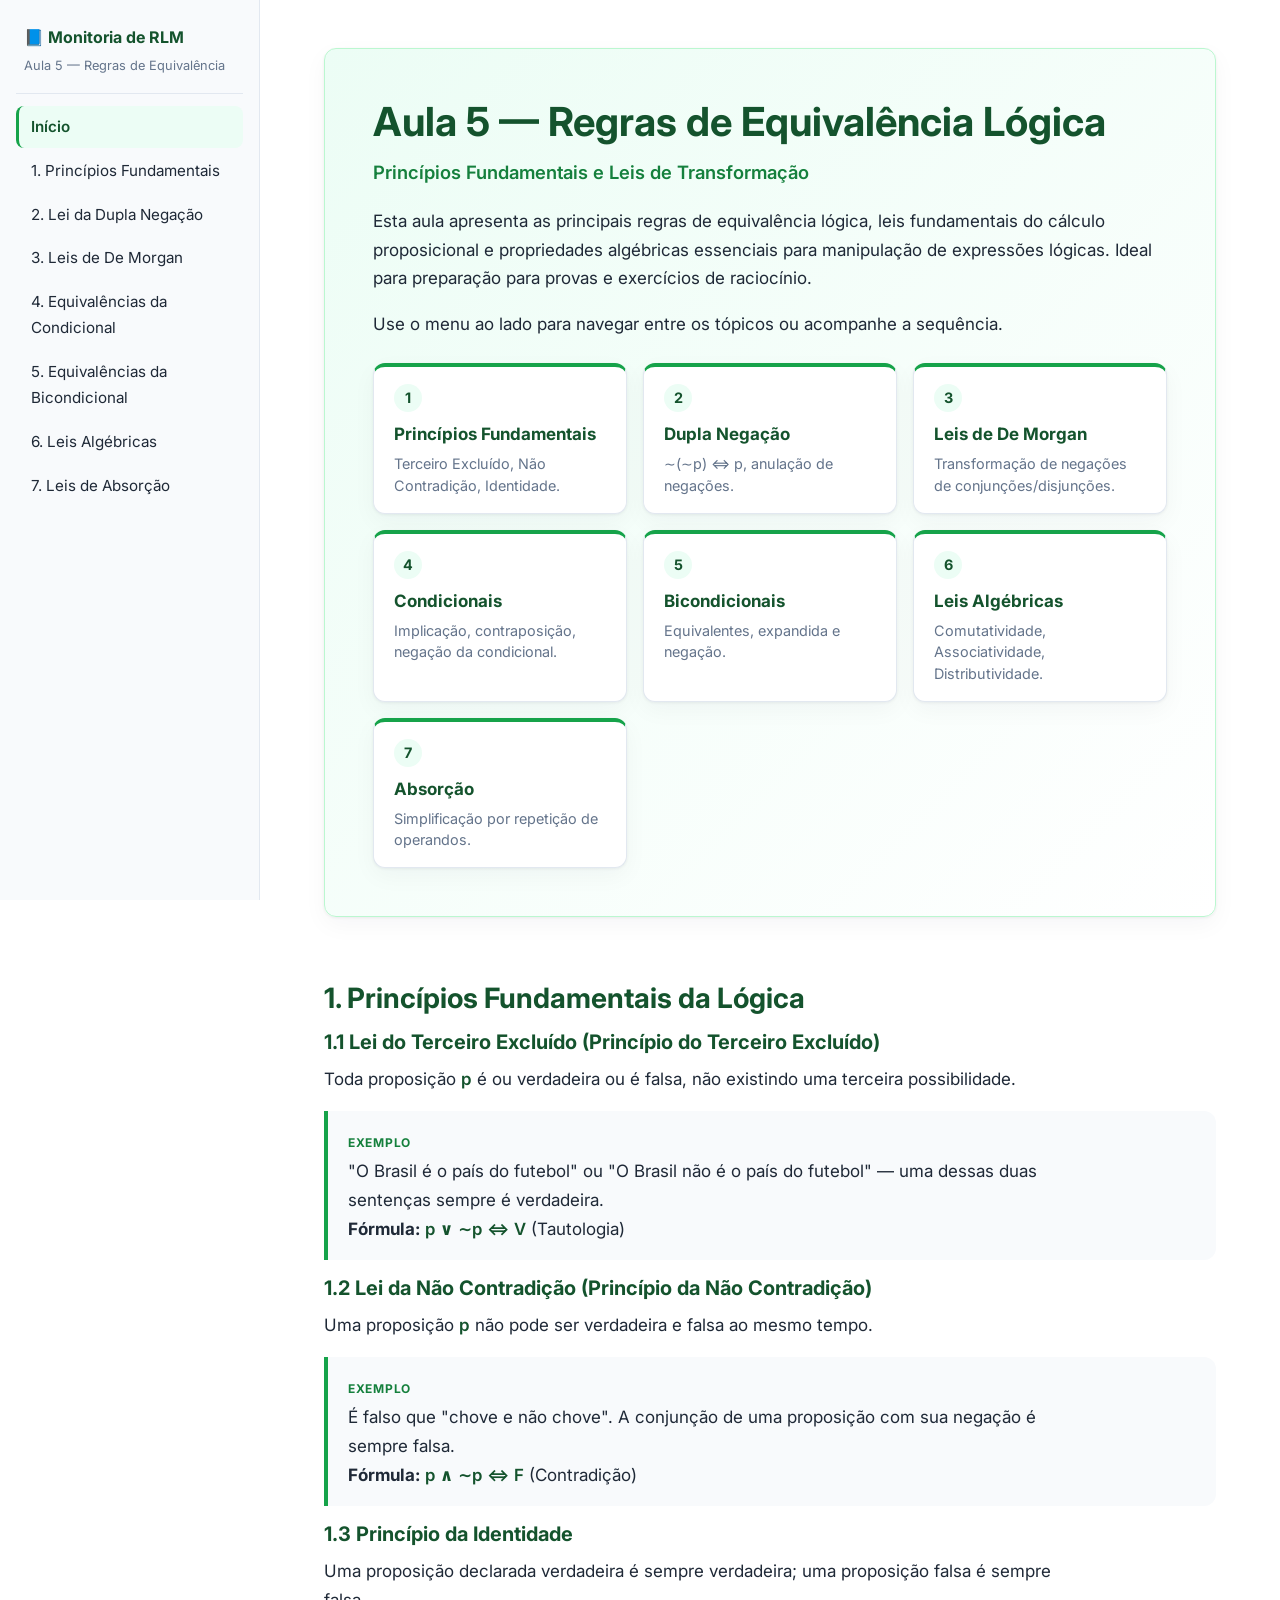
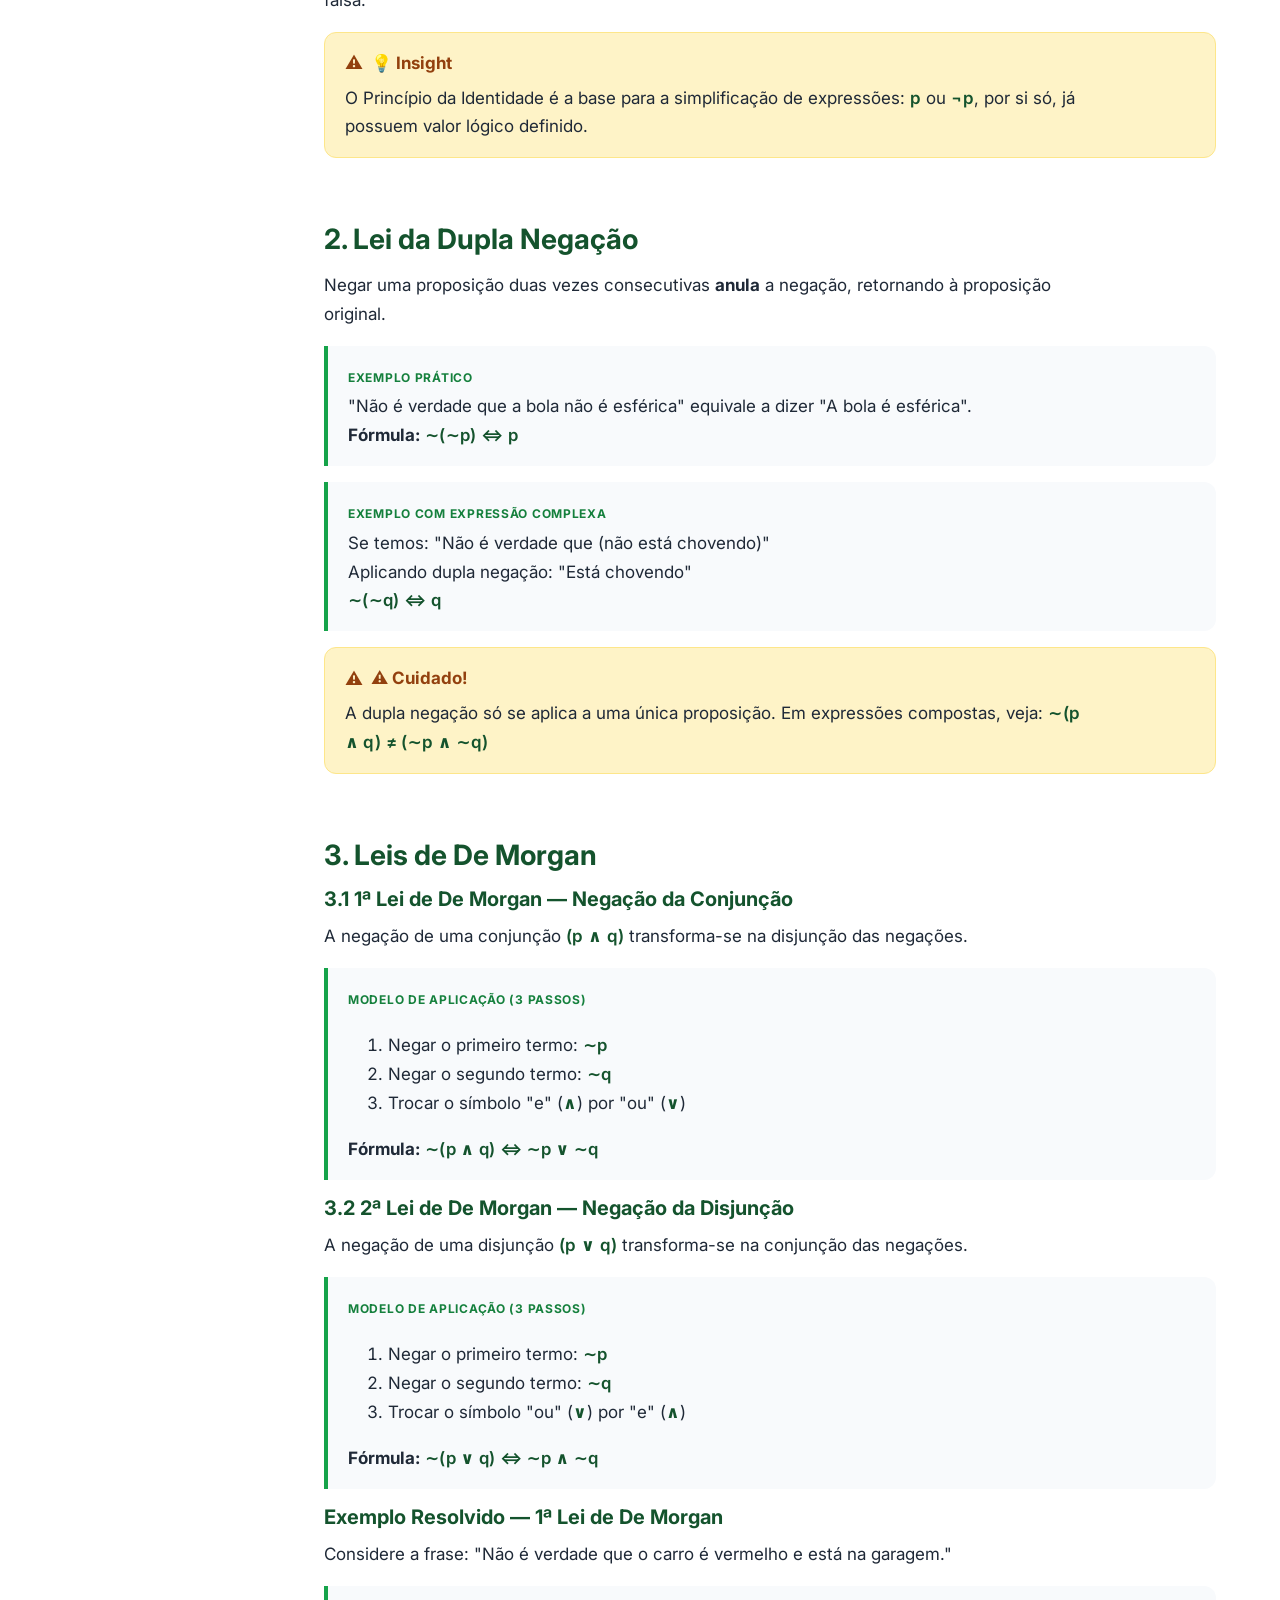
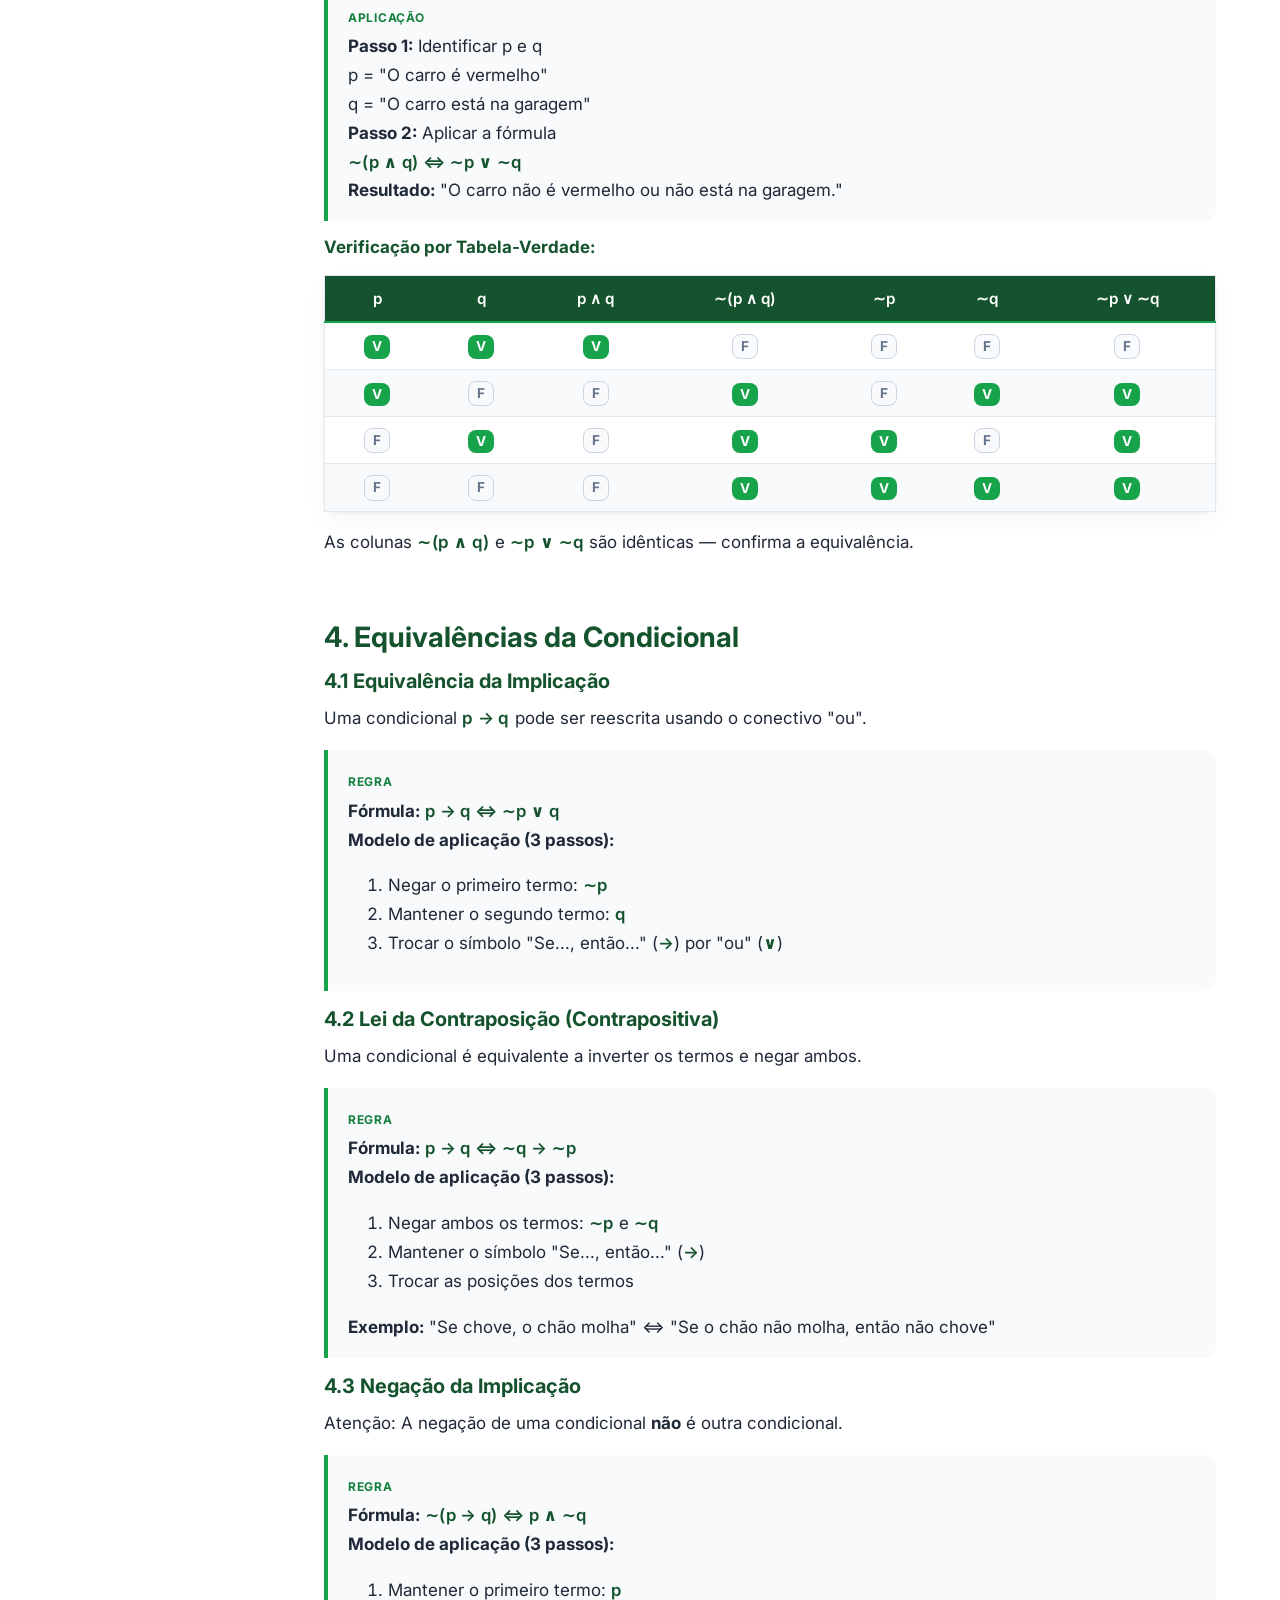
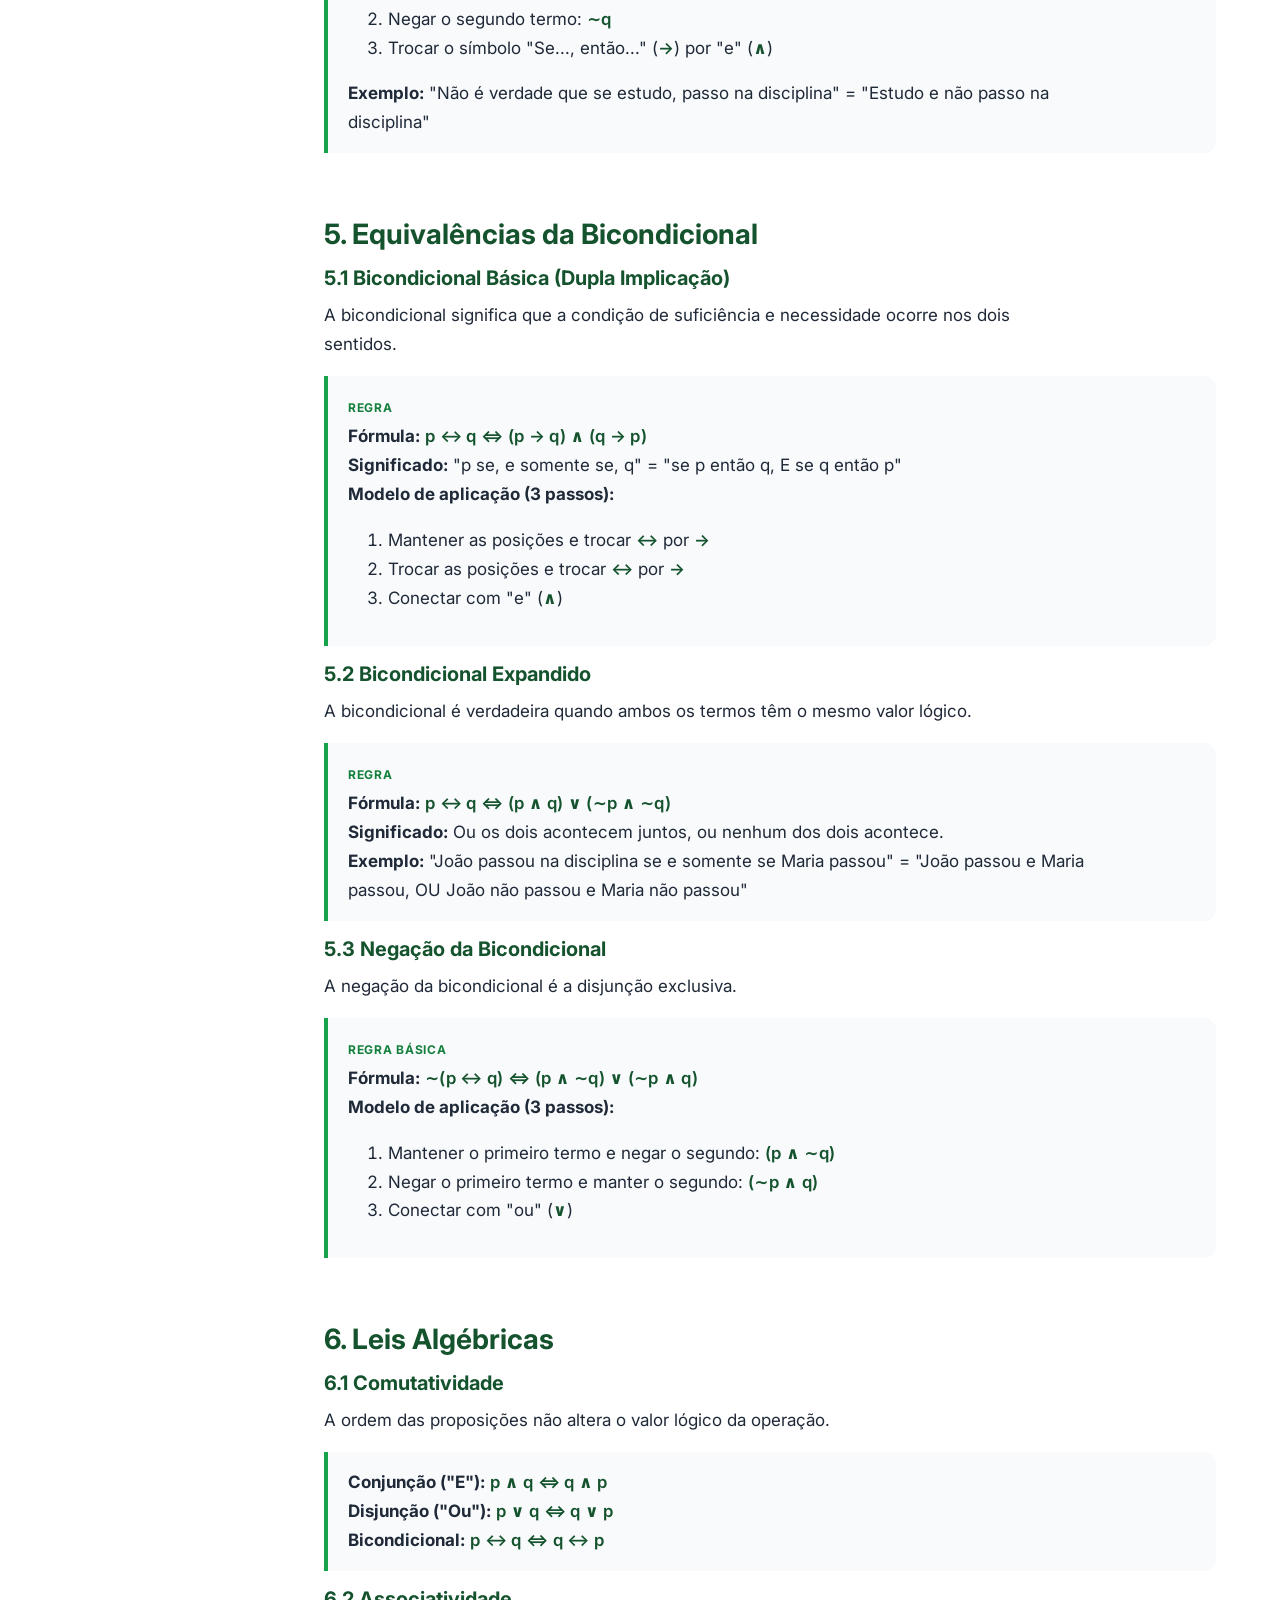
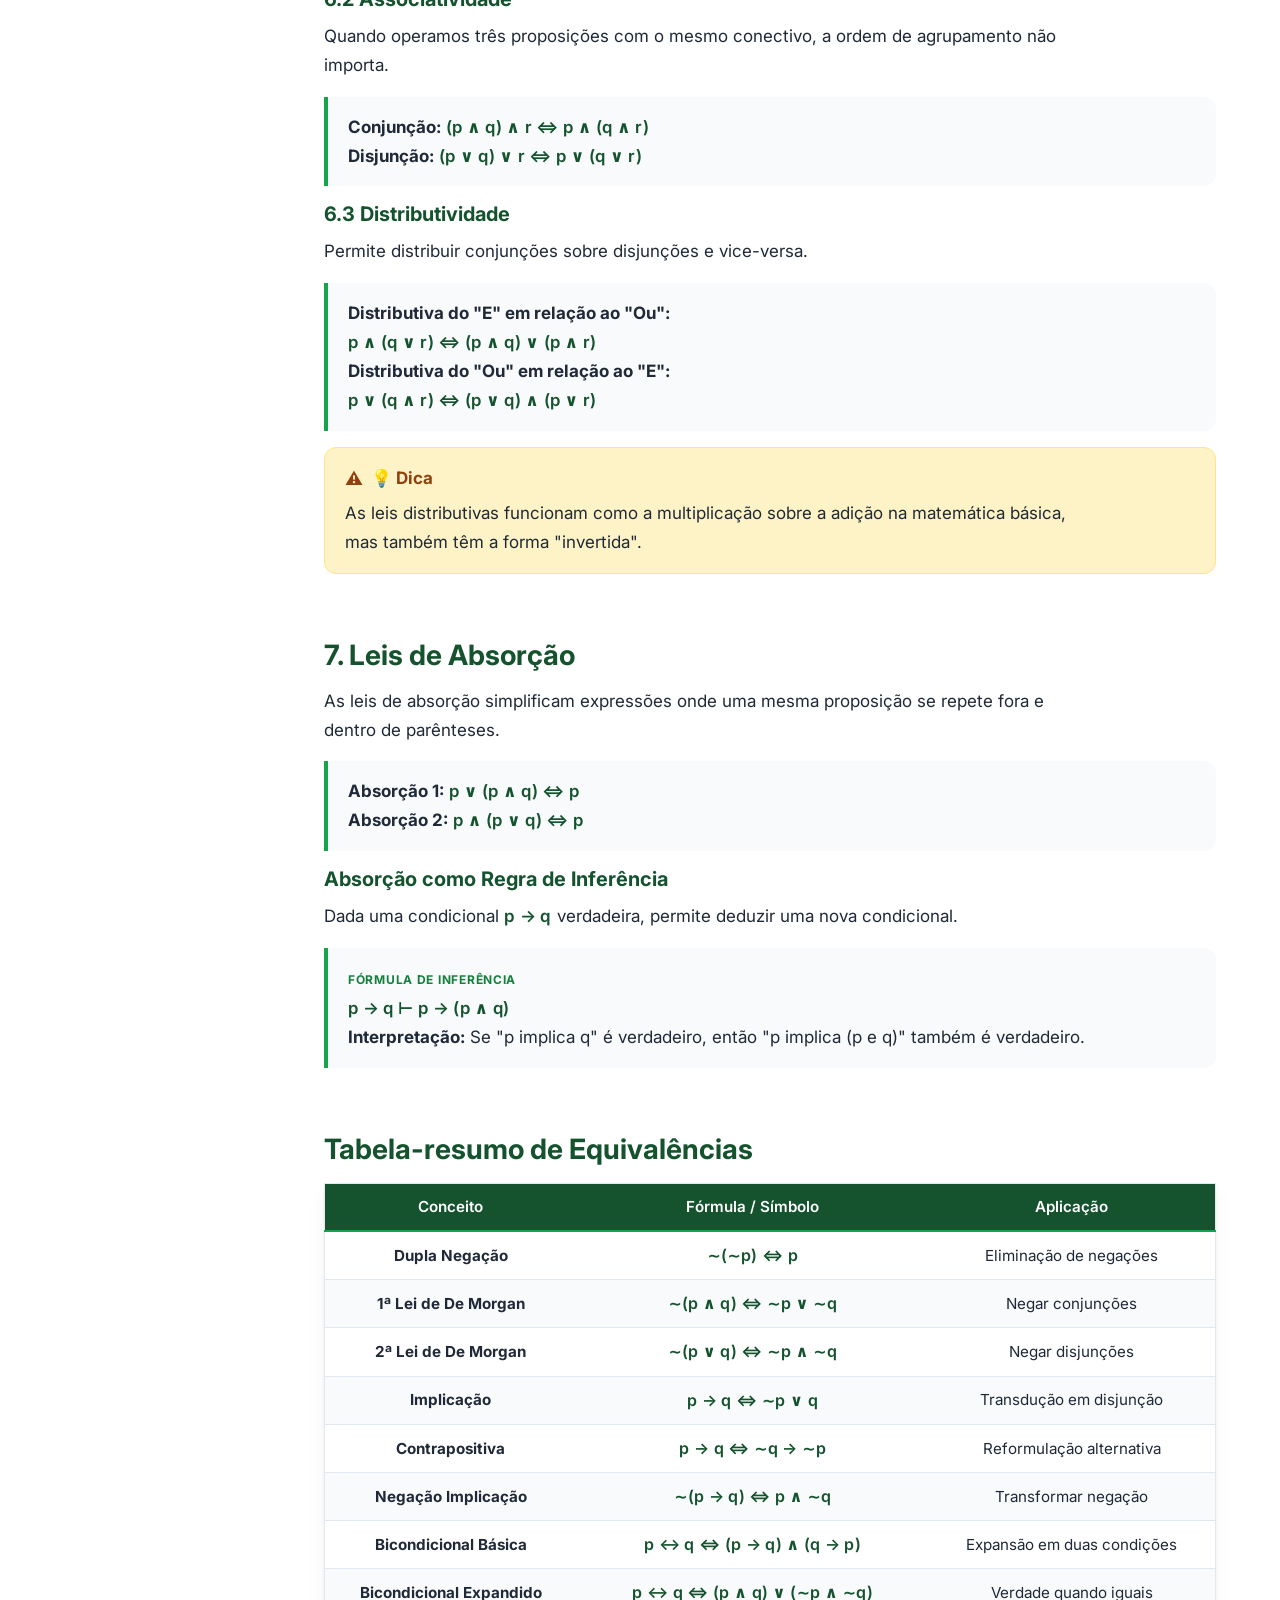
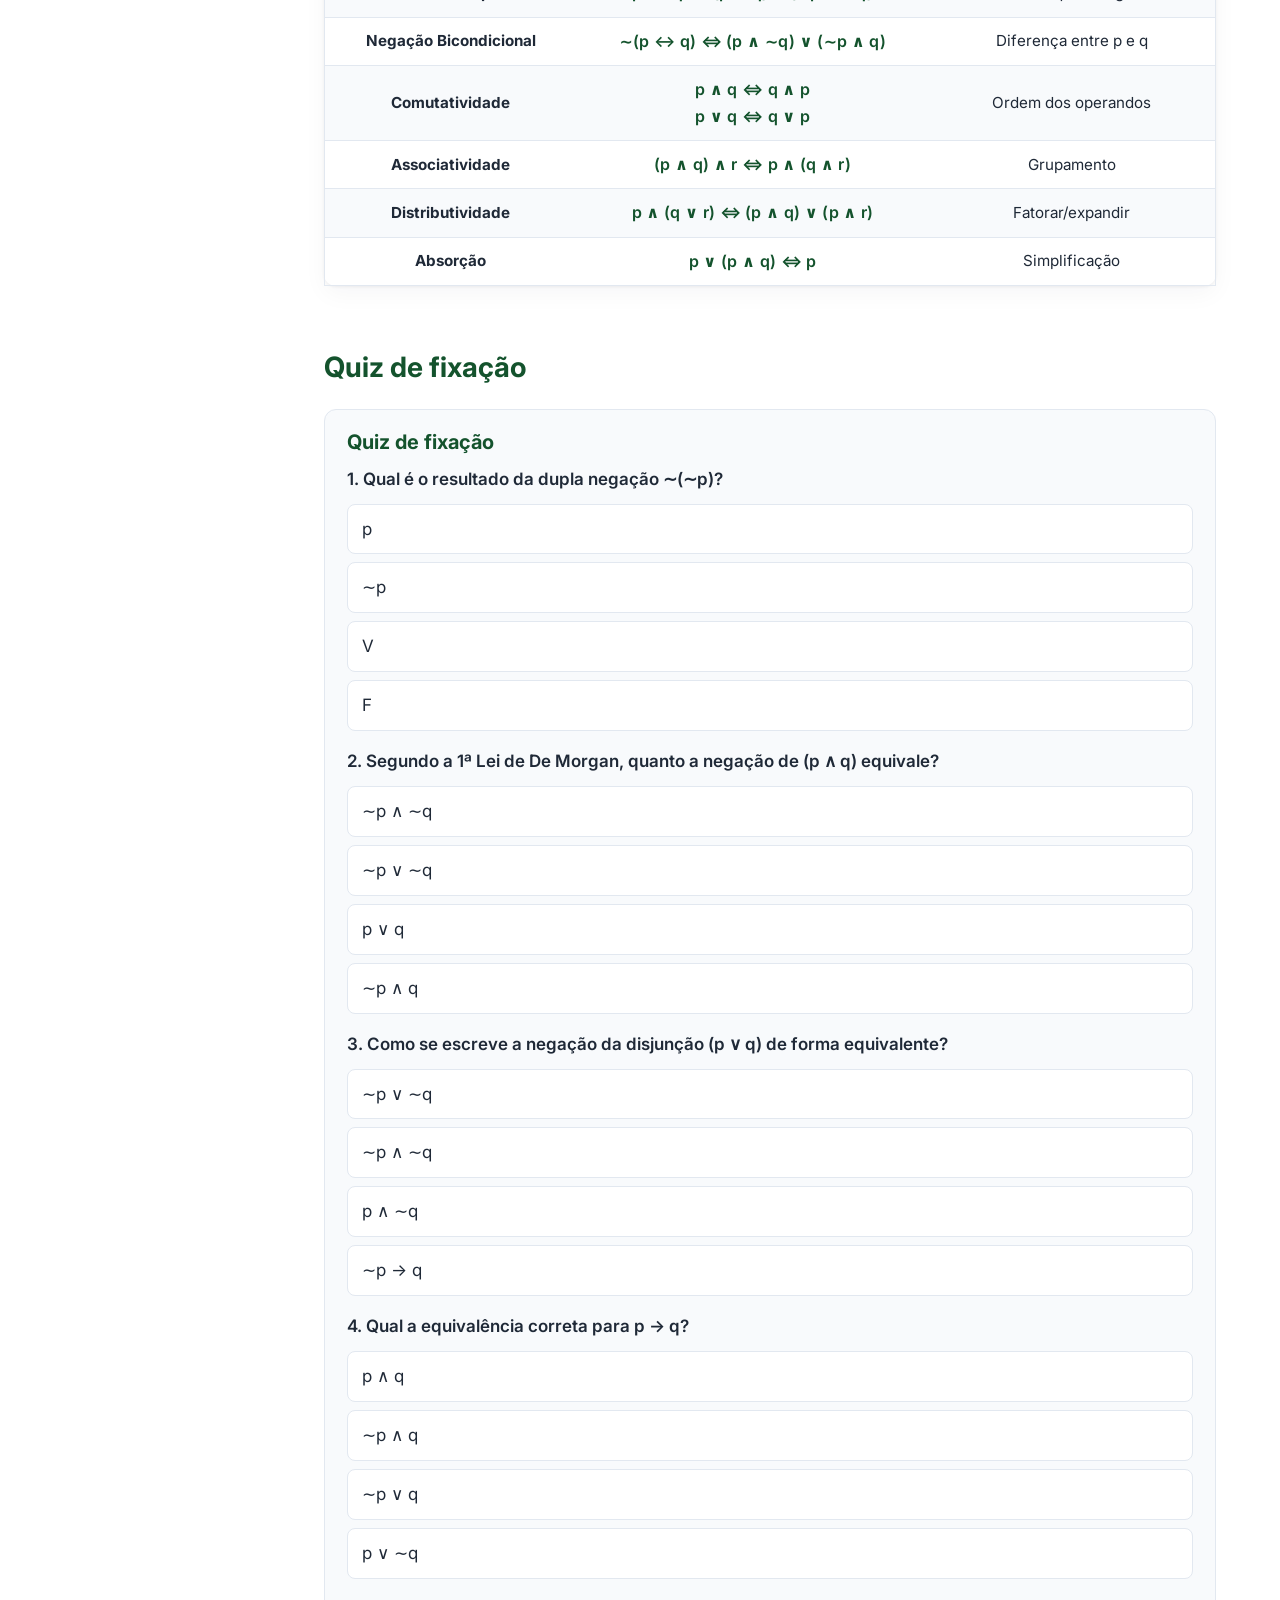
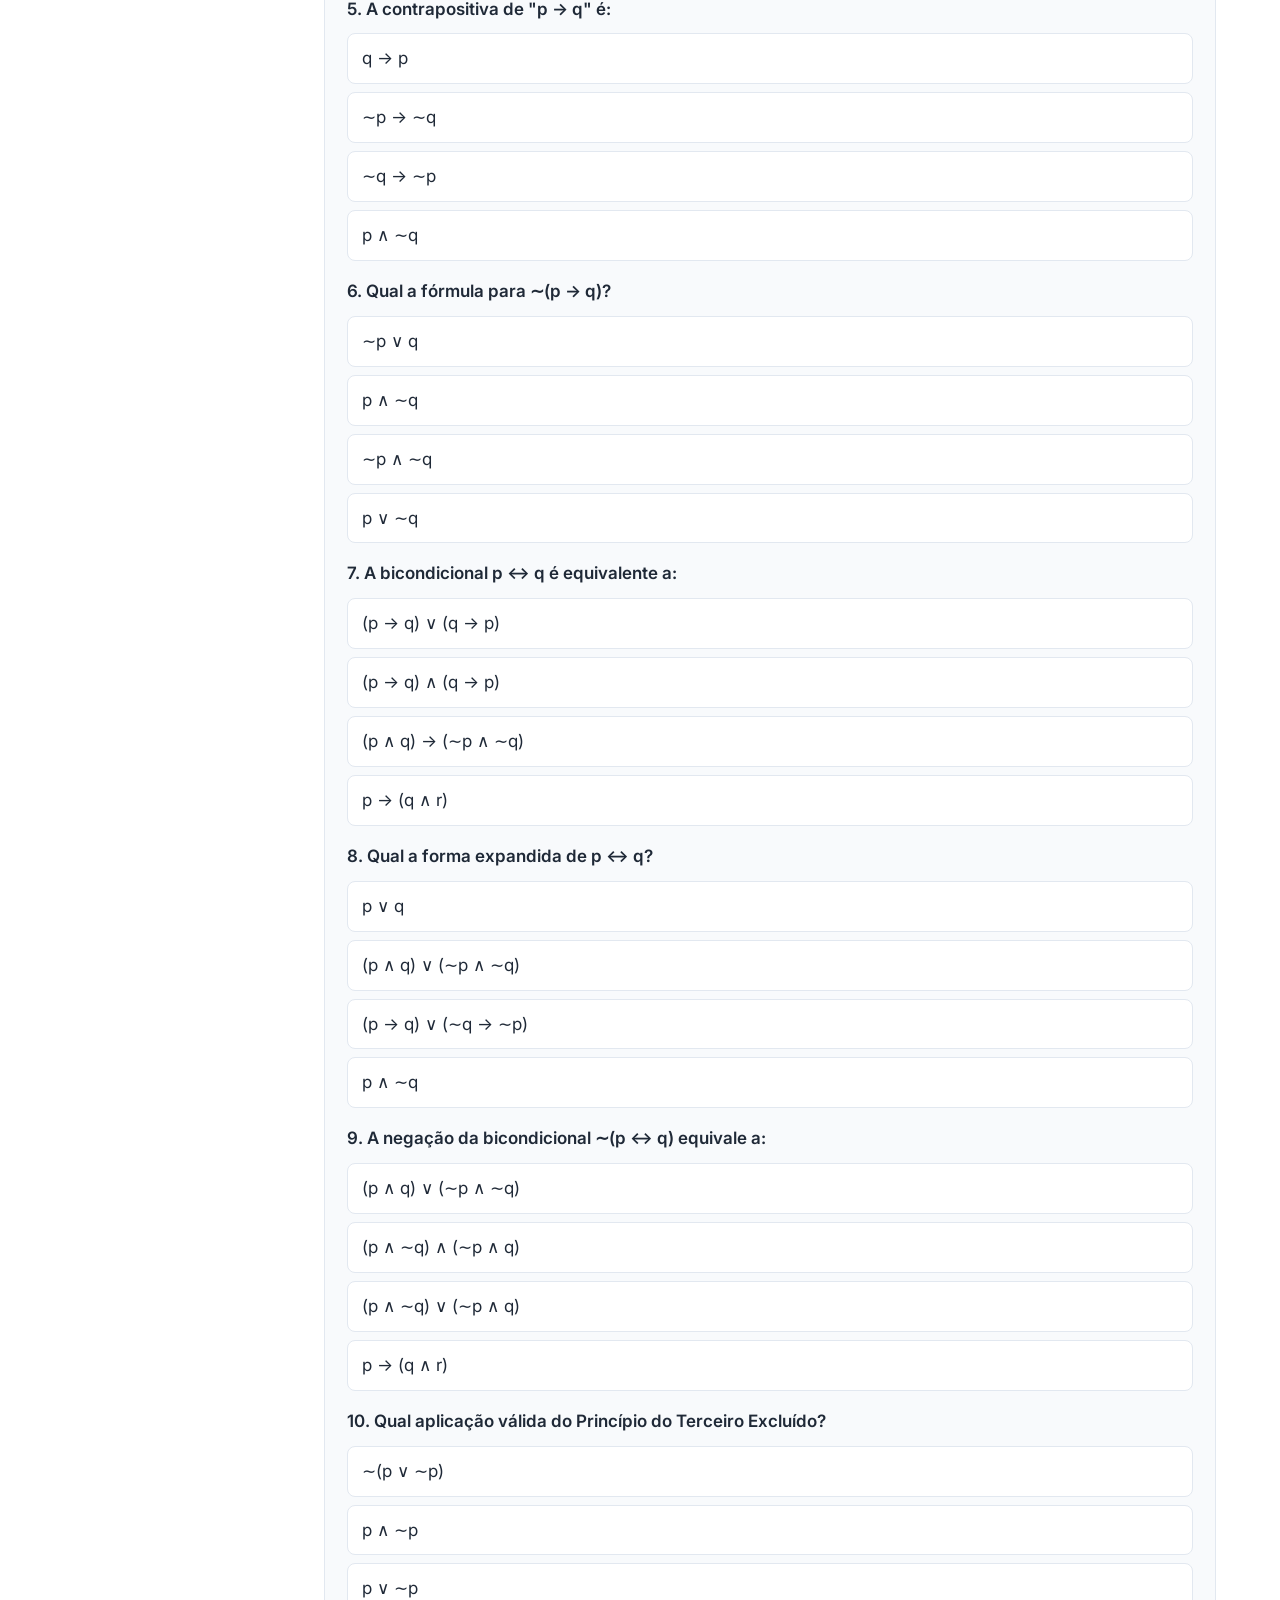
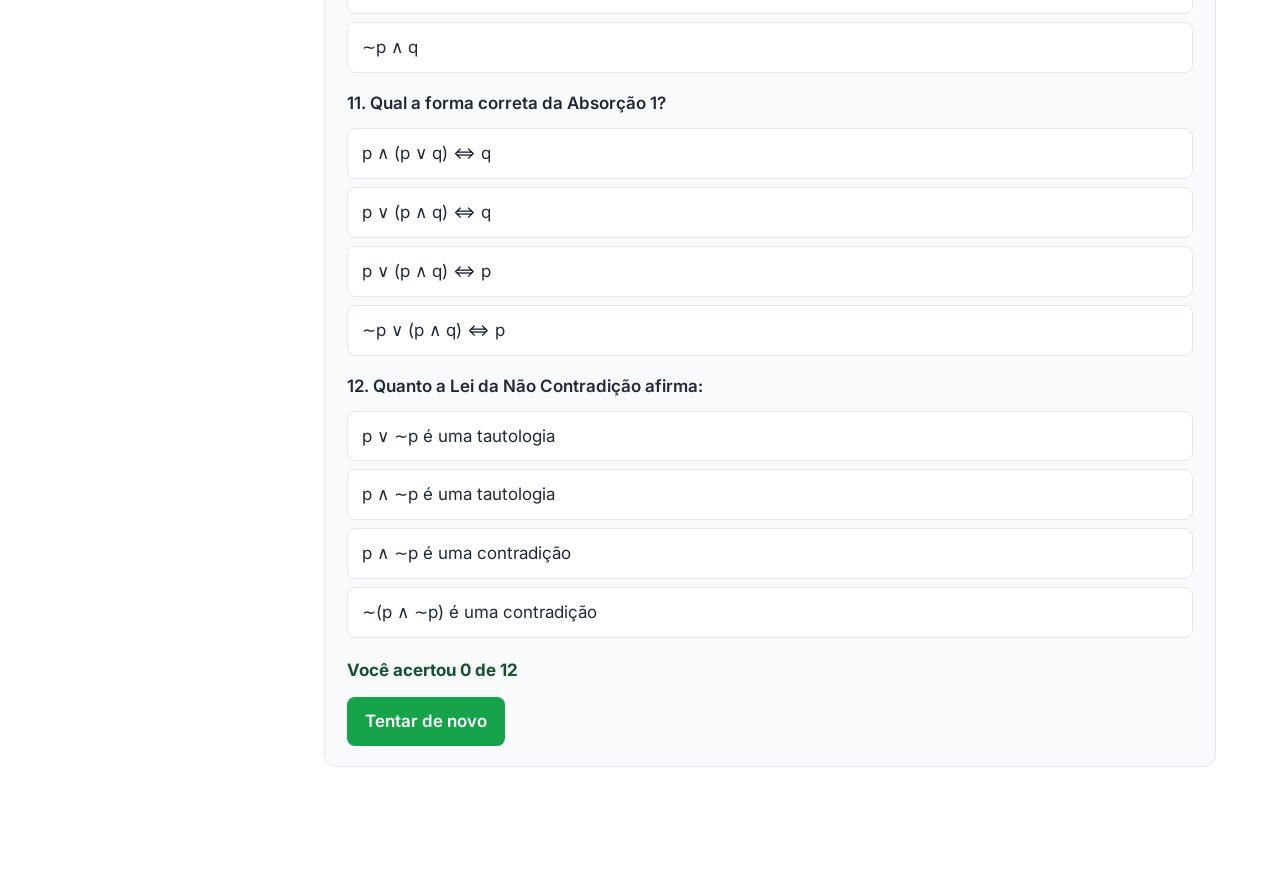
<file: aulas/aula5/index.html>
<!DOCTYPE html>
<html lang="pt-BR">
<head>
  <meta charset="utf-8">
  <meta name="viewport" content="width=device-width, initial-scale=1">
  <title>Aula 5 — Regras de Equivalência Lógica · Monitoria de RLM</title>
  <meta name="description" content="Aula sobre princípios fundamentais, leis de De Morgan, equivalências da condicional e bicondicional, leis algébricas e absorção.">
  <link rel="preconnect" href="https://fonts.googleapis.com">
  <link rel="preconnect" href="https://fonts.gstatic.com" crossorigin>
  <link href="https://fonts.googleapis.com/css2?family=Inter:wght@400;600;700&display=swap" rel="stylesheet">
  <link rel="stylesheet" href="assets/estilo.css">
</head>
<body>

<div class="barra-progresso" id="barra-progresso" aria-hidden="true"></div>

<button class="menu-toggle" id="menu-toggle" aria-label="Abrir menu" aria-expanded="false" aria-controls="sidebar">☰</button>
<div class="overlay" id="overlay"></div>

<div class="layout">

  <!-- ============ SIDEBAR ============ -->
  <aside class="sidebar" id="sidebar">
    <a href="../../index.html" class="sidebar__marca" aria-label="Voltar ao hub principal das aulas">📘 Monitoria de RLM</a>
    <div class="sidebar__sub">Aula 5 — Regras de Equivalência</div>
    <nav aria-label="Navegação por partes da aula">
      <ul class="sidebar__nav">
        <li><a href="#inicio" aria-current="true">Início</a></li>
        <li><a href="#inicios">1. Princípios Fundamentais</a></li>
        <li><a href="#dupla-negacao">2. Lei da Dupla Negação</a></li>
        <li><a href="#de-morgan">3. Leis de De Morgan</a></li>
        <li><a href="#condicionais">4. Equivalências da Condicional</a></li>
        <li><a href="#bicondicionais">5. Equivalências da Bicondicional</a></li>
        <li><a href="#algebardicas">6. Leis Algébricas</a></li>
        <li><a href="#absorcao">7. Leis de Absorção</a></li>
      </ul>
    </nav>
  </aside>

  <!-- ============ CONTEÚDO ============ -->
  <main class="conteudo">

    <!-- ====== SEÇÃO INÍCIO ====== -->
    <section id="inicio">
      <div class="hero">
        <h1>Aula 5 — Regras de Equivalência Lógica</h1>
        <p class="hero__sub">Princípios Fundamentais e Leis de Transformação</p>
        <p>Esta aula apresenta as principais regras de equivalência lógica, leis fundamentais do cálculo proposicional e propriedades algébricas essenciais para manipulação de expressões lógicas. Ideal para preparação para provas e exercícios de raciocínio.</p>
        <p>Use o menu ao lado para navegar entre os tópicos ou acompanhe a sequência.</p>

        <div class="cards-indice">
          <a class="card-indice" href="#inicios">
            <span class="card-indice__num">1</span>
            <div class="card-indice__titulo">Princípios Fundamentais</div>
            <p class="card-indice__resumo">Terceiro Excluído, Não Contradição, Identidade.</p>
          </a>
          <a class="card-indice" href="#dupla-negacao">
            <span class="card-indice__num">2</span>
            <div class="card-indice__titulo">Dupla Negação</div>
            <p class="card-indice__resumo">∼(∼p) ⇔ p, anulação de negações.</p>
          </a>
          <a class="card-indice" href="#de-morgan">
            <span class="card-indice__num">3</span>
            <div class="card-indice__titulo">Leis de De Morgan</div>
            <p class="card-indice__resumo">Transformação de negações de conjunções/disjunções.</p>
          </a>
          <a class="card-indice" href="#condicionais">
            <span class="card-indice__num">4</span>
            <div class="card-indice__titulo">Condicionais</div>
            <p class="card-indice__resumo">Implicação, contraposição, negação da condicional.</p>
          </a>
          <a class="card-indice" href="#bicondicionais">
            <span class="card-indice__num">5</span>
            <div class="card-indice__titulo">Bicondicionais</div>
            <p class="card-indice__resumo">Equivalentes, expandida e negação.</p>
          </a>
          <a class="card-indice" href="#algebardicas">
            <span class="card-indice__num">6</span>
            <div class="card-indice__titulo">Leis Algébricas</div>
            <p class="card-indice__resumo">Comutatividade, Associatividade, Distributividade.</p>
          </a>
          <a class="card-indice" href="#absorcao">
            <span class="card-indice__num">7</span>
            <div class="card-indice__titulo">Absorção</div>
            <p class="card-indice__resumo">Simplificação por repetição de operandos.</p>
          </a>
        </div>
      </div>
    </section>

    <!-- ====== SEÇÃO 1: PRINCÍPIOS FUNDAMENTAIS ====== -->
    <section id="inicios">
      <h2>1. Princípios Fundamentais da Lógica</h2>

      <h3>1.1 Lei do Terceiro Excluído (Princípio do Terceiro Excluído)</h3>
      <p>Toda proposição <span class="formula">p</span> é ou verdadeira ou é falsa, não existindo uma terceira possibilidade.</p>
      
      <div class="exemplo">
        <div class="exemplo__rotulo">Exemplo</div>
        <div class="exemplo__conteudo">
          <p>"O Brasil é o país do futebol" ou "O Brasil não é o país do futebol" — uma dessas duas sentenças sempre é verdadeira.</p>
          <p><strong>Fórmula:</strong> <span class="formula">p ∨ ∼p ⇔ V</span> (Tautologia)</p>
        </div>
      </div>

      <h3>1.2 Lei da Não Contradição (Princípio da Não Contradição)</h3>
      <p>Uma proposição <span class="formula">p</span> não pode ser verdadeira e falsa ao mesmo tempo.</p>
      
      <div class="exemplo">
        <div class="exemplo__rotulo">Exemplo</div>
        <div class="exemplo__conteudo">
          <p>É falso que "chove e não chove". A conjunção de uma proposição com sua negação é sempre falsa.</p>
          <p><strong>Fórmula:</strong> <span class="formula">p ∧ ∼p ⇔ F</span> (Contradição)</p>
        </div>
      </div>

      <h3>1.3 Princípio da Identidade</h3>
      <p>Uma proposição declarada verdadeira é sempre verdadeira; uma proposição falsa é sempre falsa.</p>
      
      <div class="callout callout--atencao">
        <div class="callout__titulo">💡 Insight</div>
        <p>O Princípio da Identidade é a base para a simplificação de expressões: <span class="formula">p</span> ou <span class="formula">¬p</span>, por si só, já possuem valor lógico definido.</p>
      </div>

    </section>

    <!-- ====== SEÇÃO 2: DUPLA NEGAÇÃO ====== -->
    <section id="dupla-negacao">
      <h2>2. Lei da Dupla Negação</h2>

      <p>Negar uma proposição duas vezes consecutivas <strong>anula</strong> a negação, retornando à proposição original.</p>
      
      <div class="exemplo">
        <div class="exemplo__rotulo">Exemplo Prático</div>
        <div class="exemplo__conteudo">
          <p>"Não é verdade que a bola não é esférica" equivale a dizer "A bola é esférica".</p>
          <p><strong>Fórmula:</strong> <span class="formula">∼(∼p) ⇔ p</span></p>
        </div>
      </div>

      <div class="exemplo">
        <div class="exemplo__rotulo">Exemplo com Expressão Complexa</div>
        <div class="exemplo__conteudo">
          <p>Se temos: "Não é verdade que (não está chovendo)"</p>
          <p>Aplicando dupla negação: "Está chovendo"</p>
          <p><span class="formula">∼(∼q) ⇔ q</span></p>
        </div>
      </div>

      <div class="callout callout--atencao">
        <div class="callout__titulo">⚠️ Cuidado!</div>
        <p>A dupla negação só se aplica a uma única proposição. Em expressões compostas, veja: <span class="formula">∼(p ∧ q) ≠ (∼p ∧ ∼q)</span></p>
      </div>

    </section>

    <!-- ====== SEÇÃO 3: LEIS DE DE MORGAN ====== -->
    <section id="de-morgan">
      <h2>3. Leis de De Morgan</h2>

      <h3>3.1 1ª Lei de De Morgan — Negação da Conjunção</h3>
      <p>A negação de uma conjunção <span class="formula">(p ∧ q)</span> transforma-se na disjunção das negações.</p>
      
      <div class="exemplo">
        <div class="exemplo__rotulo">Modelo de aplicação (3 passos)</div>
        <div class="exemplo__conteudo">
          <ol>
            <li>Negar o primeiro termo: <span class="formula">∼p</span></li>
            <li>Negar o segundo termo: <span class="formula">∼q</span></li>
            <li>Trocar o símbolo "e" (<span class="formula">∧</span>) por "ou" (<span class="formula">∨</span>)</li>
          </ol>
          <p><strong>Fórmula:</strong> <span class="formula">∼(p ∧ q) ⇔ ∼p ∨ ∼q</span></p>
        </div>
      </div>

      <h3>3.2 2ª Lei de De Morgan — Negação da Disjunção</h3>
      <p>A negação de uma disjunção <span class="formula">(p ∨ q)</span> transforma-se na conjunção das negações.</p>
      
      <div class="exemplo">
        <div class="exemplo__rotulo">Modelo de aplicação (3 passos)</div>
        <div class="exemplo__conteudo">
          <ol>
            <li>Negar o primeiro termo: <span class="formula">∼p</span></li>
            <li>Negar o segundo termo: <span class="formula">∼q</span></li>
            <li>Trocar o símbolo "ou" (<span class="formula">∨</span>) por "e" (<span class="formula">∧</span>)</li>
          </ol>
          <p><strong>Fórmula:</strong> <span class="formula">∼(p ∨ q) ⇔ ∼p ∧ ∼q</span></p>
        </div>
      </div>

      <h3>Exemplo Resolvido — 1ª Lei de De Morgan</h3>
      <p>Considere a frase: "Não é verdade que o carro é vermelho e está na garagem."</p>
      
      <div class="exemplo">
        <div class="exemplo__rotulo">Aplicação</div>
        <div class="exemplo__conteudo">
          <p><strong>Passo 1:</strong> Identificar p e q<br>
             p = "O carro é vermelho"<br>
             q = "O carro está na garagem"</p>
          <p><strong>Passo 2:</strong> Aplicar a fórmula<br>
             <span class="formula">∼(p ∧ q) ⇔ ∼p ∨ ∼q</span></p>
          <p><strong>Resultado:</strong> "O carro não é vermelho ou não está na garagem."</p>
        </div>
      </div>

      <h4>Verificação por Tabela-Verdade:</h4>
      
      <table class="tabela-card">
        <thead>
          <tr>
            <th scope="col">p</th>
            <th scope="col">q</th>
            <th scope="col">p ∧ q</th>
            <th scope="col">∼(p ∧ q)</th>
            <th scope="col">∼p</th>
            <th scope="col">∼q</th>
            <th scope="col">∼p ∨ ∼q</th>
          </tr>
        </thead>
        <tbody>
          <tr>
            <td><span class="badge badge--v">V</span></td>
            <td><span class="badge badge--v">V</span></td>
            <td><span class="badge badge--v">V</span></td>
            <td><span class="badge badge--f">F</span></td>
            <td><span class="badge badge--f">F</span></td>
            <td><span class="badge badge--f">F</span></td>
            <td><span class="badge badge--f">F</span></td>
          </tr>
          <tr>
            <td><span class="badge badge--v">V</span></td>
            <td><span class="badge badge--f">F</span></td>
            <td><span class="badge badge--f">F</span></td>
            <td><span class="badge badge--v">V</span></td>
            <td><span class="badge badge--f">F</span></td>
            <td><span class="badge badge--v">V</span></td>
            <td><span class="badge badge--v">V</span></td>
          </tr>
          <tr>
            <td><span class="badge badge--f">F</span></td>
            <td><span class="badge badge--v">V</span></td>
            <td><span class="badge badge--f">F</span></td>
            <td><span class="badge badge--v">V</span></td>
            <td><span class="badge badge--v">V</span></td>
            <td><span class="badge badge--f">F</span></td>
            <td><span class="badge badge--v">V</span></td>
          </tr>
          <tr>
            <td><span class="badge badge--f">F</span></td>
            <td><span class="badge badge--f">F</span></td>
            <td><span class="badge badge--f">F</span></td>
            <td><span class="badge badge--v">V</span></td>
            <td><span class="badge badge--v">V</span></td>
            <td><span class="badge badge--v">V</span></td>
            <td><span class="badge badge--v">V</span></td>
          </tr>
        </tbody>
      </table>

      <p>As colunas <span class="formula">∼(p ∧ q)</span> e <span class="formula">∼p ∨ ∼q</span> são idênticas — confirma a equivalência.</p>

    </section>

    <!-- ====== SEÇÃO 4: EQUIVALENCIAS DA CONDITIONAL ====== -->
    <section id="condicionais">
      <h2>4. Equivalências da Condicional</h2>

      <h3>4.1 Equivalência da Implicação</h3>
      <p>Uma condicional <span class="formula">p → q</span> pode ser reescrita usando o conectivo "ou".</p>
      
      <div class="exemplo">
        <div class="exemplo__rotulo">Regra</div>
        <div class="exemplo__conteudo">
          <p><strong>Fórmula:</strong> <span class="formula">p → q ⇔ ∼p ∨ q</span></p>
          <p><strong>Modelo de aplicação (3 passos):</strong></p>
          <ol>
            <li>Negar o primeiro termo: <span class="formula">∼p</span></li>
            <li>Mantener o segundo termo: <span class="formula">q</span></li>
            <li>Trocar o símbolo "Se..., então..." (<span class="formula">→</span>) por "ou" (<span class="formula">∨</span>)</li>
          </ol>
        </div>
      </div>

      <h3>4.2 Lei da Contraposição (Contrapositiva)</h3>
      <p>Uma condicional é equivalente a inverter os termos e negar ambos.</p>
      
      <div class="exemplo">
        <div class="exemplo__rotulo">Regra</div>
        <div class="exemplo__conteudo">
          <p><strong>Fórmula:</strong> <span class="formula">p → q ⇔ ∼q → ∼p</span></p>
          <p><strong>Modelo de aplicação (3 passos):</strong></p>
          <ol>
            <li>Negar ambos os termos: <span class="formula">∼p</span> e <span class="formula">∼q</span></li>
            <li>Mantener o símbolo "Se..., então..." (<span class="formula">→</span>)</li>
            <li>Trocar as posições dos termos</li>
          </ol>
          <p><strong>Exemplo:</strong> "Se chove, o chão molha" ⇔ "Se o chão não molha, então não chove"</p>
        </div>
      </div>

      <h3>4.3 Negação da Implicação</h3>
      <p>Atenção: A negação de uma condicional <strong>não</strong> é outra condicional.</p>
      
      <div class="exemplo">
        <div class="exemplo__rotulo">Regra</div>
        <div class="exemplo__conteudo">
          <p><strong>Fórmula:</strong> <span class="formula">∼(p → q) ⇔ p ∧ ∼q</span></p>
          <p><strong>Modelo de aplicação (3 passos):</strong></p>
          <ol>
            <li>Mantener o primeiro termo: <span class="formula">p</span></li>
            <li>Negar o segundo termo: <span class="formula">∼q</span></li>
            <li>Trocar o símbolo "Se..., então..." (<span class="formula">→</span>) por "e" (<span class="formula">∧</span>)</li>
          </ol>
          <p><strong>Exemplo:</strong> "Não é verdade que se estudo, passo na disciplina" = "Estudo e não passo na disciplina"</p>
        </div>
      </div>

    </section>

    <!-- ====== SEÇÃO 5: EQUIVALENCIAS DA BICONDICIONAL ====== -->
    <section id="bicondicionais">
      <h2>5. Equivalências da Bicondicional</h2>

      <h3>5.1 Bicondicional Básica (Dupla Implicação)</h3>
      <p>A bicondicional significa que a condição de suficiência e necessidade ocorre nos dois sentidos.</p>
      
      <div class="exemplo">
        <div class="exemplo__rotulo">Regra</div>
        <div class="exemplo__conteudo">
          <p><strong>Fórmula:</strong> <span class="formula">p ↔ q ⇔ (p → q) ∧ (q → p)</span></p>
          <p><strong>Significado:</strong> "p se, e somente se, q" = "se p então q, E se q então p"</p>
          <p><strong>Modelo de aplicação (3 passos):</strong></p>
          <ol>
            <li>Mantener as posições e trocar <span class="formula">↔</span> por <span class="formula">→</span></li>
            <li>Trocar as posições e trocar <span class="formula">↔</span> por <span class="formula">→</span></li>
            <li>Conectar com "e" (<span class="formula">∧</span>)</li>
          </ol>
        </div>
      </div>

      <h3>5.2 Bicondicional Expandido</h3>
      <p>A bicondicional é verdadeira quando ambos os termos têm o mesmo valor lógico.</p>
      
      <div class="exemplo">
        <div class="exemplo__rotulo">Regra</div>
        <div class="exemplo__conteudo">
          <p><strong>Fórmula:</strong> <span class="formula">p ↔ q ⇔ (p ∧ q) ∨ (∼p ∧ ∼q)</span></p>
          <p><strong>Significado:</strong> Ou os dois acontecem juntos, ou nenhum dos dois acontece.</p>
          <p><strong>Exemplo:</strong> "João passou na disciplina se e somente se Maria passou" = "João passou e Maria passou, OU João não passou e Maria não passou"</p>
        </div>
      </div>

      <h3>5.3 Negação da Bicondicional</h3>
      <p>A negação da bicondicional é a disjunção exclusiva.</p>
      
      <div class="exemplo">
        <div class="exemplo__rotulo">Regra Básica</div>
        <div class="exemplo__conteudo">
          <p><strong>Fórmula:</strong> <span class="formula">∼(p ↔ q) ⇔ (p ∧ ∼q) ∨ (∼p ∧ q)</span></p>
          <p><strong>Modelo de aplicação (3 passos):</strong></p>
          <ol>
            <li>Mantener o primeiro termo e negar o segundo: <span class="formula">(p ∧ ∼q)</span></li>
            <li>Negar o primeiro termo e manter o segundo: <span class="formula">(∼p ∧ q)</span></li>
            <li>Conectar com "ou" (<span class="formula">∨</span>)</li>
          </ol>
        </div>
      </div>

    </section>

    <!-- ====== SEÇÃO 6: LEIS ALGEBRICAS ====== -->
    <section id="algebardicas">
      <h2>6. Leis Algébricas</h2>

      <h3>6.1 Comutatividade</h3>
      <p>A ordem das proposições não altera o valor lógico da operação.</p>
      
      <div class="exemplo">
        <div class="exemplo__conteudo">
          <p><strong>Conjunção ("E"):</strong> <span class="formula">p ∧ q ⇔ q ∧ p</span></p>
          <p><strong>Disjunção ("Ou"):</strong> <span class="formula">p ∨ q ⇔ q ∨ p</span></p>
          <p><strong>Bicondicional:</strong> <span class="formula">p ↔ q ⇔ q ↔ p</span></p>
        </div>
      </div>

      <h3>6.2 Associatividade</h3>
      <p>Quando operamos três proposições com o mesmo conectivo, a ordem de agrupamento não importa.</p>
      
      <div class="exemplo">
        <div class="exemplo__conteudo">
          <p><strong>Conjunção:</strong> <span class="formula">(p ∧ q) ∧ r ⇔ p ∧ (q ∧ r)</span></p>
          <p><strong>Disjunção:</strong> <span class="formula">(p ∨ q) ∨ r ⇔ p ∨ (q ∨ r)</span></p>
        </div>
      </div>

      <h3>6.3 Distributividade</h3>
      <p>Permite distribuir conjunções sobre disjunções e vice-versa.</p>
      
      <div class="exemplo">
        <div class="exemplo__conteudo">
          <p><strong>Distributiva do "E" em relação ao "Ou":</strong></p>
          <p><span class="formula">p ∧ (q ∨ r) ⇔ (p ∧ q) ∨ (p ∧ r)</span></p>
          <p><strong>Distributiva do "Ou" em relação ao "E":</strong></p>
          <p><span class="formula">p ∨ (q ∧ r) ⇔ (p ∨ q) ∧ (p ∨ r)</span></p>
        </div>
      </div>

      <div class="callout callout--atencao">
        <div class="callout__titulo">💡 Dica</div>
        <p>As leis distributivas funcionam como a multiplicação sobre a adição na matemática básica, mas também têm a forma "invertida".</p>
      </div>

    </section>

    <!-- ====== SEÇÃO 7: LEIS DE ABSORCAO ====== -->
    <section id="absorcao">
      <h2>7. Leis de Absorção</h2>

      <p>As leis de absorção simplificam expressões onde uma mesma proposição se repete fora e dentro de parênteses.</p>
      
      <div class="exemplo">
        <div class="exemplo__conteudo">
          <p><strong>Absorção 1:</strong> <span class="formula">p ∨ (p ∧ q) ⇔ p</span></p>
          <p><strong>Absorção 2:</strong> <span class="formula">p ∧ (p ∨ q) ⇔ p</span></p>
        </div>
      </div>

      <h3>Absorção como Regra de Inferência</h3>
      <p>Dada uma condicional <span class="formula">p → q</span> verdadeira, permite deduzir uma nova condicional.</p>
      
      <div class="exemplo">
        <div class="exemplo__rotulo">Fórmula de Inferência</div>
        <div class="exemplo__conteudo">
          <p><span class="formula">p → q ⊢ p → (p ∧ q)</span></p>
          <p><strong>Interpretação:</strong> Se "p implica q" é verdadeiro, então "p implica (p e q)" também é verdadeiro.</p>
        </div>
      </div>

    </section>

    <!-- ====== SEÇÃO: TABELA-RESUMO ====== -->
    <section id="resumo">
      <h2>Tabela-resumo de Equivalências</h2>
      
      <table class="tabela-card">
        <thead>
          <tr>
            <th scope="col">Conceito</th>
            <th scope="col">Fórmula / Símbolo</th>
            <th scope="col">Aplicação</th>
          </tr>
        </thead>
        <tbody>
          <tr>
            <td><strong>Dupla Negação</strong></td>
            <td><span class="formula">∼(∼p) ⇔ p</span></td>
            <td>Eliminação de negações</td>
          </tr>
          <tr>
            <td><strong>1ª Lei de De Morgan</strong></td>
            <td><span class="formula">∼(p ∧ q) ⇔ ∼p ∨ ∼q</span></td>
            <td>Negar conjunções</td>
          </tr>
          <tr>
            <td><strong>2ª Lei de De Morgan</strong></td>
            <td><span class="formula">∼(p ∨ q) ⇔ ∼p ∧ ∼q</span></td>
            <td>Negar disjunções</td>
          </tr>
          <tr>
            <td><strong>Implicação</strong></td>
            <td><span class="formula">p → q ⇔ ∼p ∨ q</span></td>
            <td>Transdução em disjunção</td>
          </tr>
          <tr>
            <td><strong>Contrapositiva</strong></td>
            <td><span class="formula">p → q ⇔ ∼q → ∼p</span></td>
            <td>Reformulação alternativa</td>
          </tr>
          <tr>
            <td><strong>Negação Implicação</strong></td>
            <td><span class="formula">∼(p → q) ⇔ p ∧ ∼q</span></td>
            <td>Transformar negação</td>
          </tr>
          <tr>
            <td><strong>Bicondicional Básica</strong></td>
            <td><span class="formula">p ↔ q ⇔ (p → q) ∧ (q → p)</span></td>
            <td>Expansão em duas condições</td>
          </tr>
          <tr>
            <td><strong>Bicondicional Expandido</strong></td>
            <td><span class="formula">p ↔ q ⇔ (p ∧ q) ∨ (∼p ∧ ∼q)</span></td>
            <td>Verdade quando iguais</td>
          </tr>
          <tr>
            <td><strong>Negação Bicondicional</strong></td>
            <td><span class="formula">∼(p ↔ q) ⇔ (p ∧ ∼q) ∨ (∼p ∧ q)</span></td>
            <td>Diferença entre p e q</td>
          </tr>
          <tr>
            <td><strong>Comutatividade</strong></td>
            <td><span class="formula">p ∧ q ⇔ q ∧ p</span><br><span class="formula">p ∨ q ⇔ q ∨ p</span></td>
            <td>Ordem dos operandos</td>
          </tr>
          <tr>
            <td><strong>Associatividade</strong></td>
            <td><span class="formula">(p ∧ q) ∧ r ⇔ p ∧ (q ∧ r)</span></td>
            <td>Grupamento</td>
          </tr>
          <tr>
            <td><strong>Distributividade</strong></td>
            <td><span class="formula">p ∧ (q ∨ r) ⇔ (p ∧ q) ∨ (p ∧ r)</span></td>
            <td>Fatorar/expandir</td>
          </tr>
          <tr>
            <td><strong>Absorção</strong></td>
            <td><span class="formula">p ∨ (p ∧ q) ⇔ p</span></td>
            <td>Simplificação</td>
          </tr>
        </tbody>
      </table>
    </section>

    <!-- ====== SEÇÃO: QUIZ ====== -->
    <section id="quiz">
      <h2>Quiz de fixação</h2>
      <div class="quiz" data-quiz="aula5-equivalencias" aria-label="Quiz de Regras de Equivalência Lógica"></div>
    </section>

  </main>
</div>

<script src="assets/script.js" defer></script>
</body>
</html>
</file>
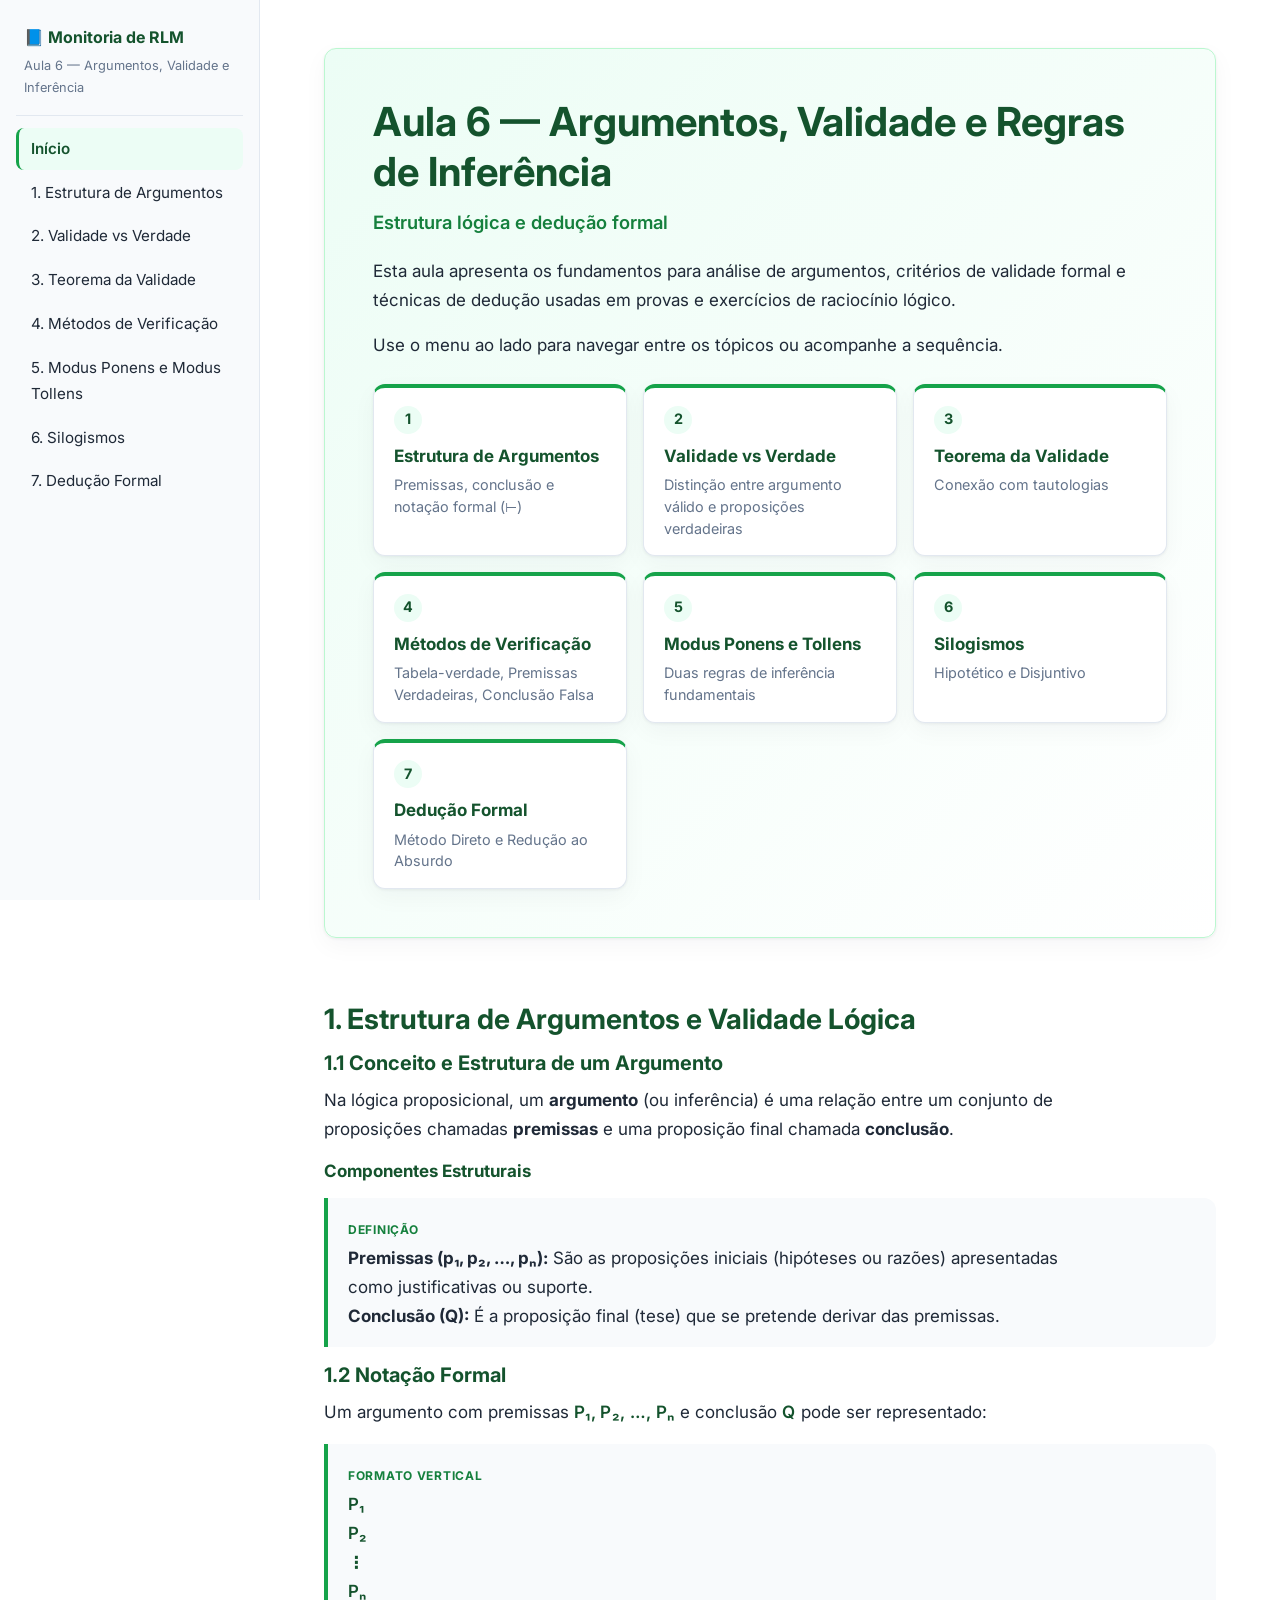
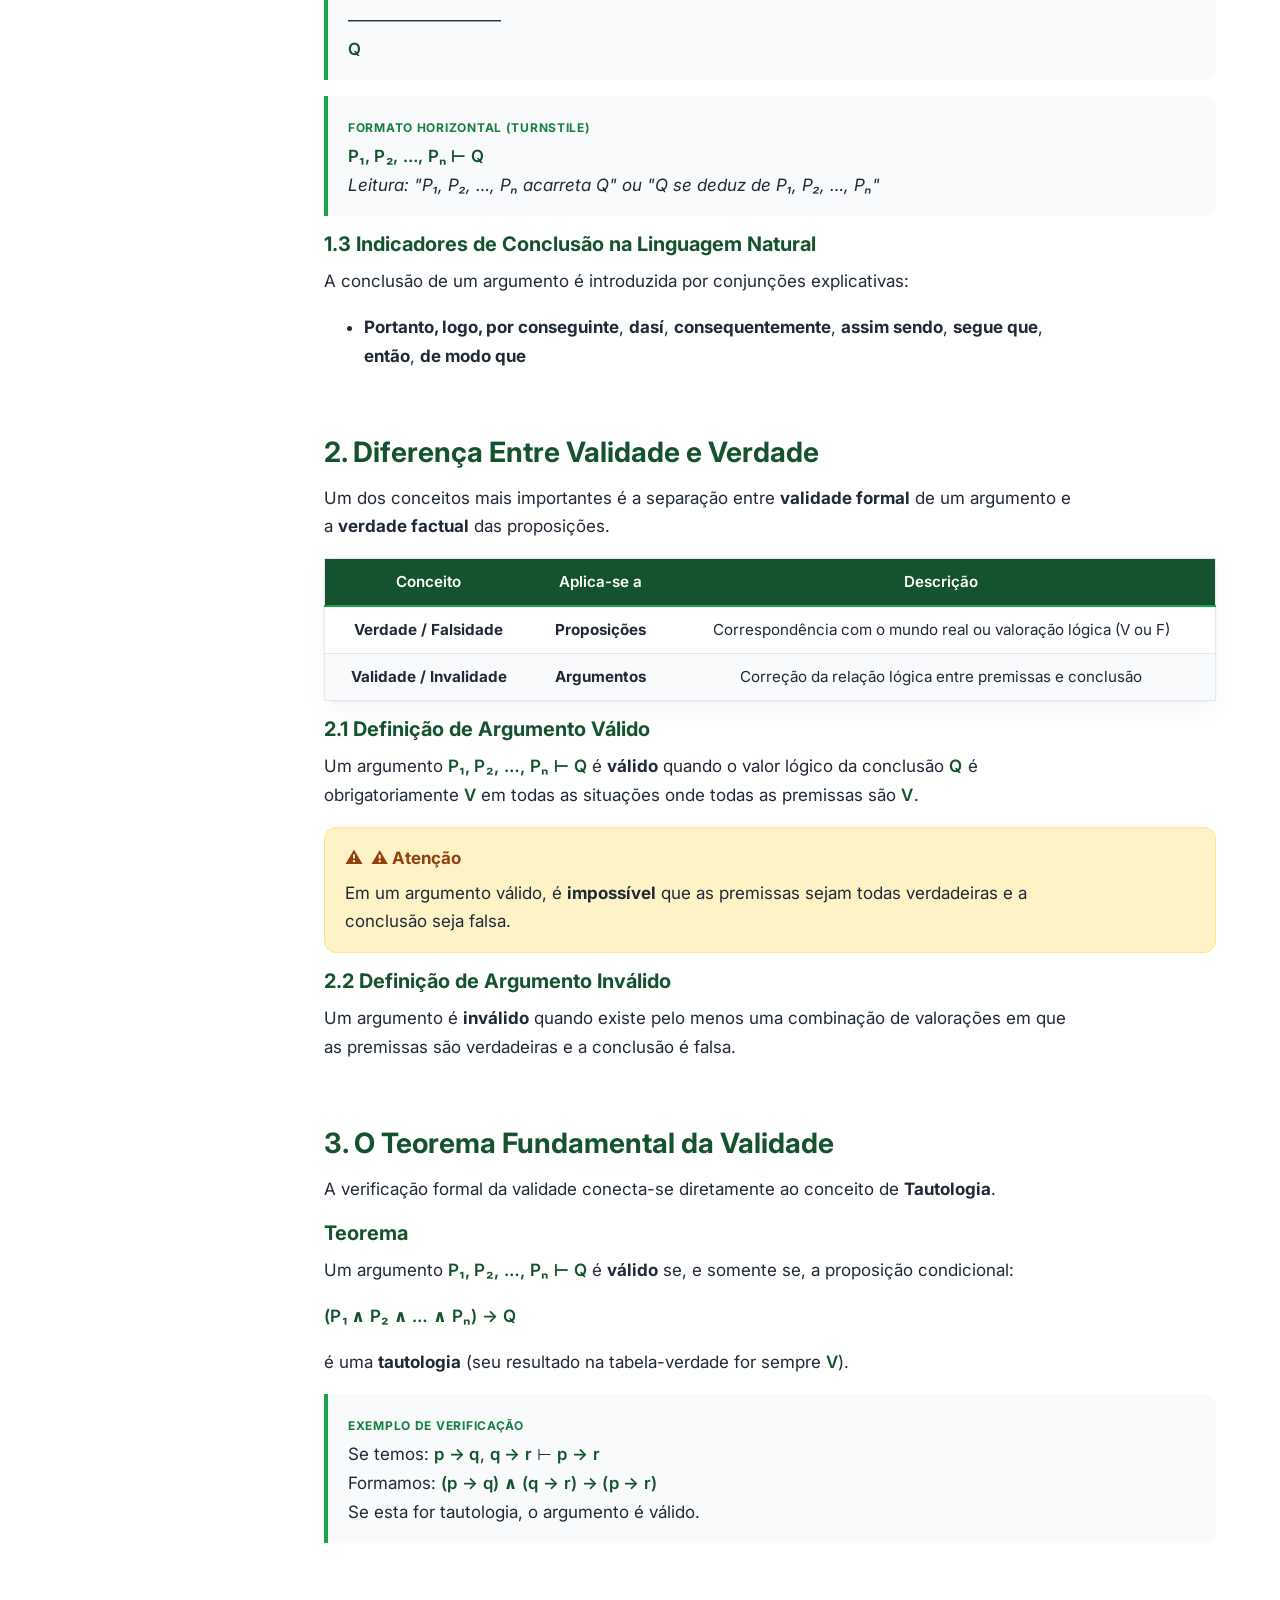
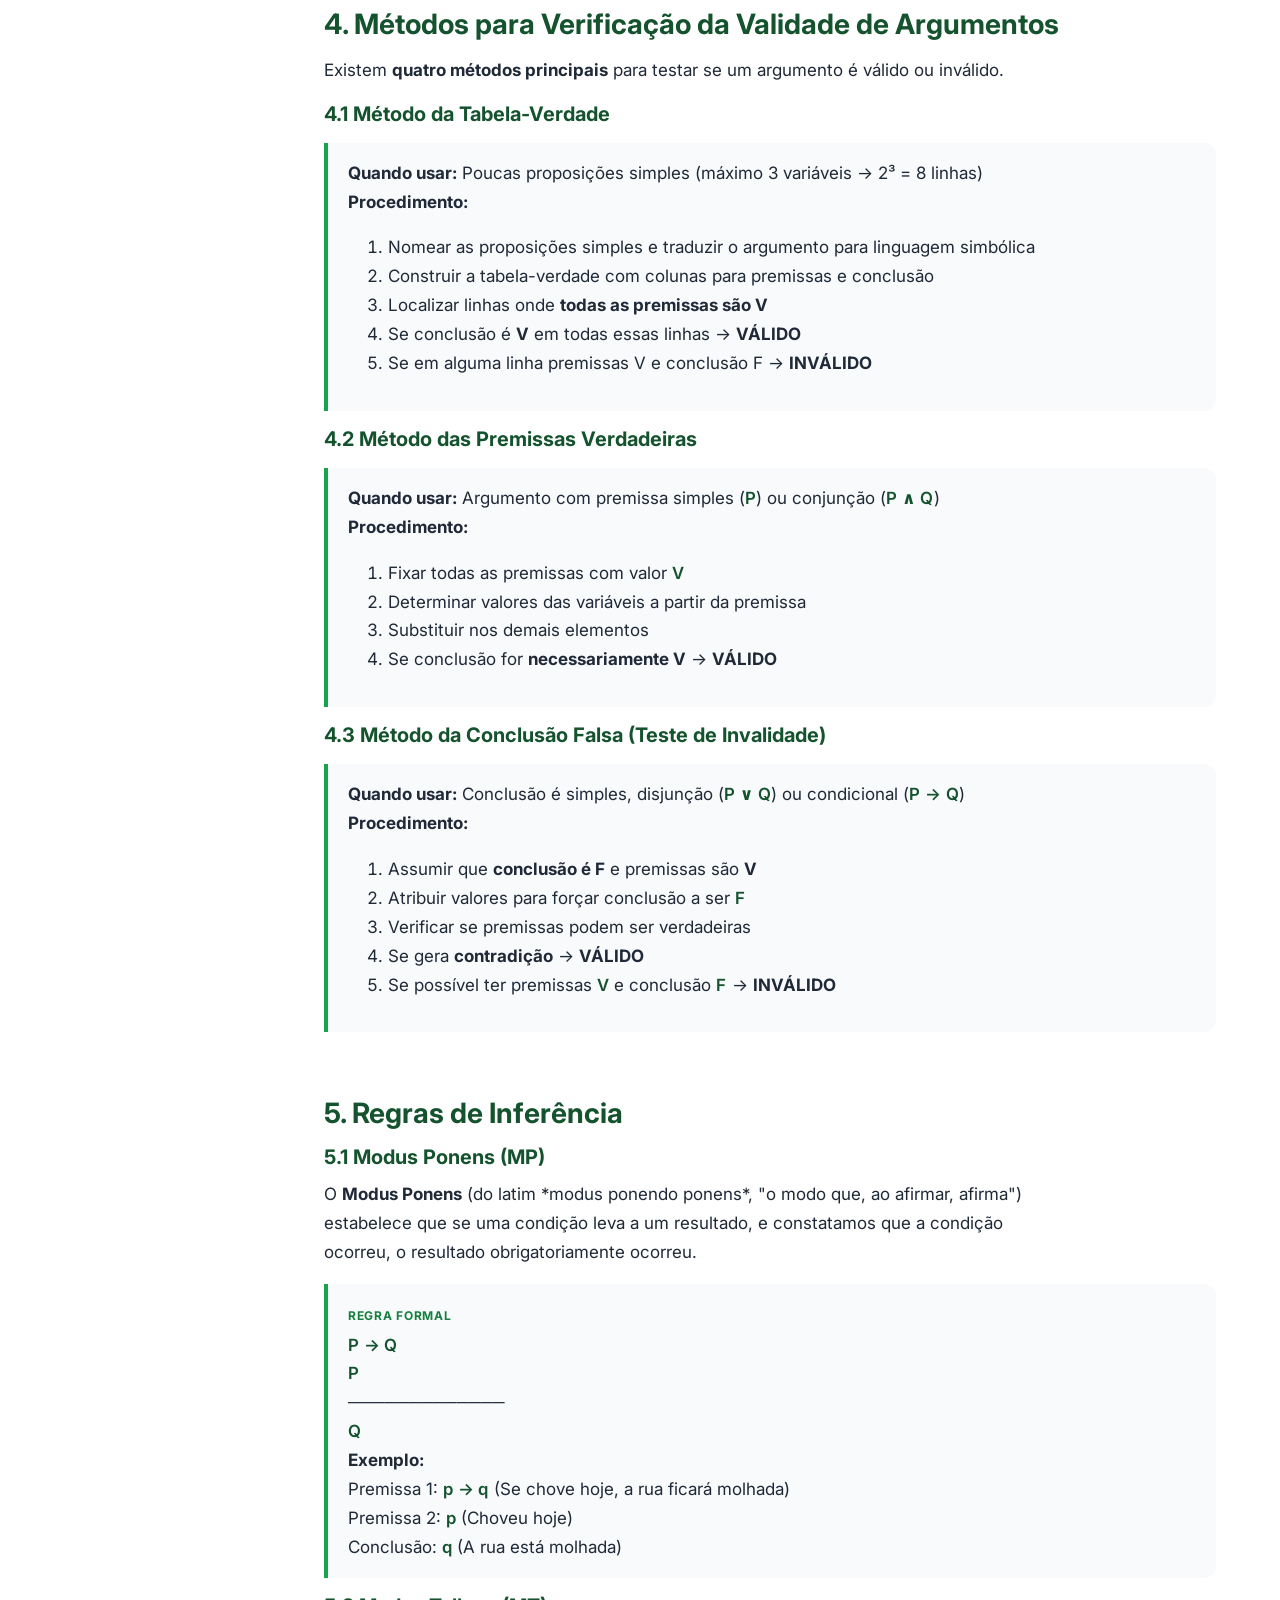
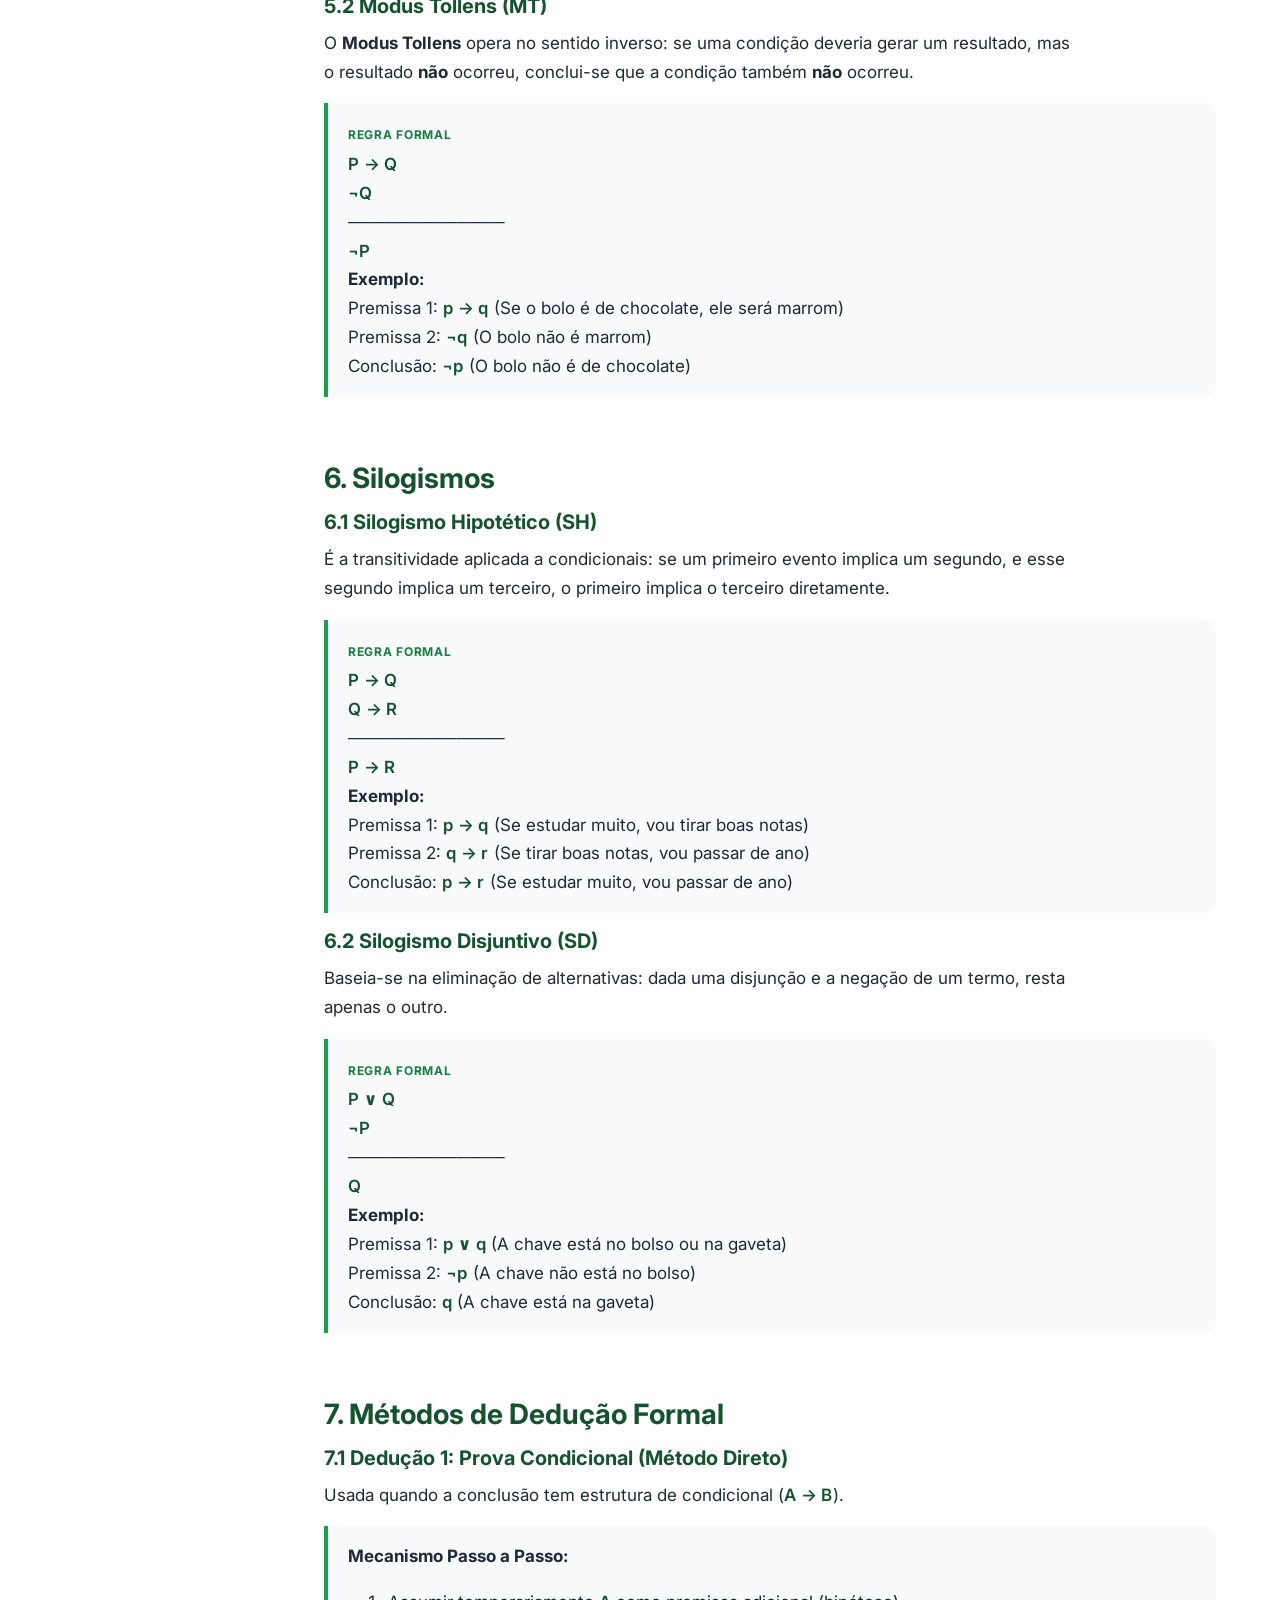
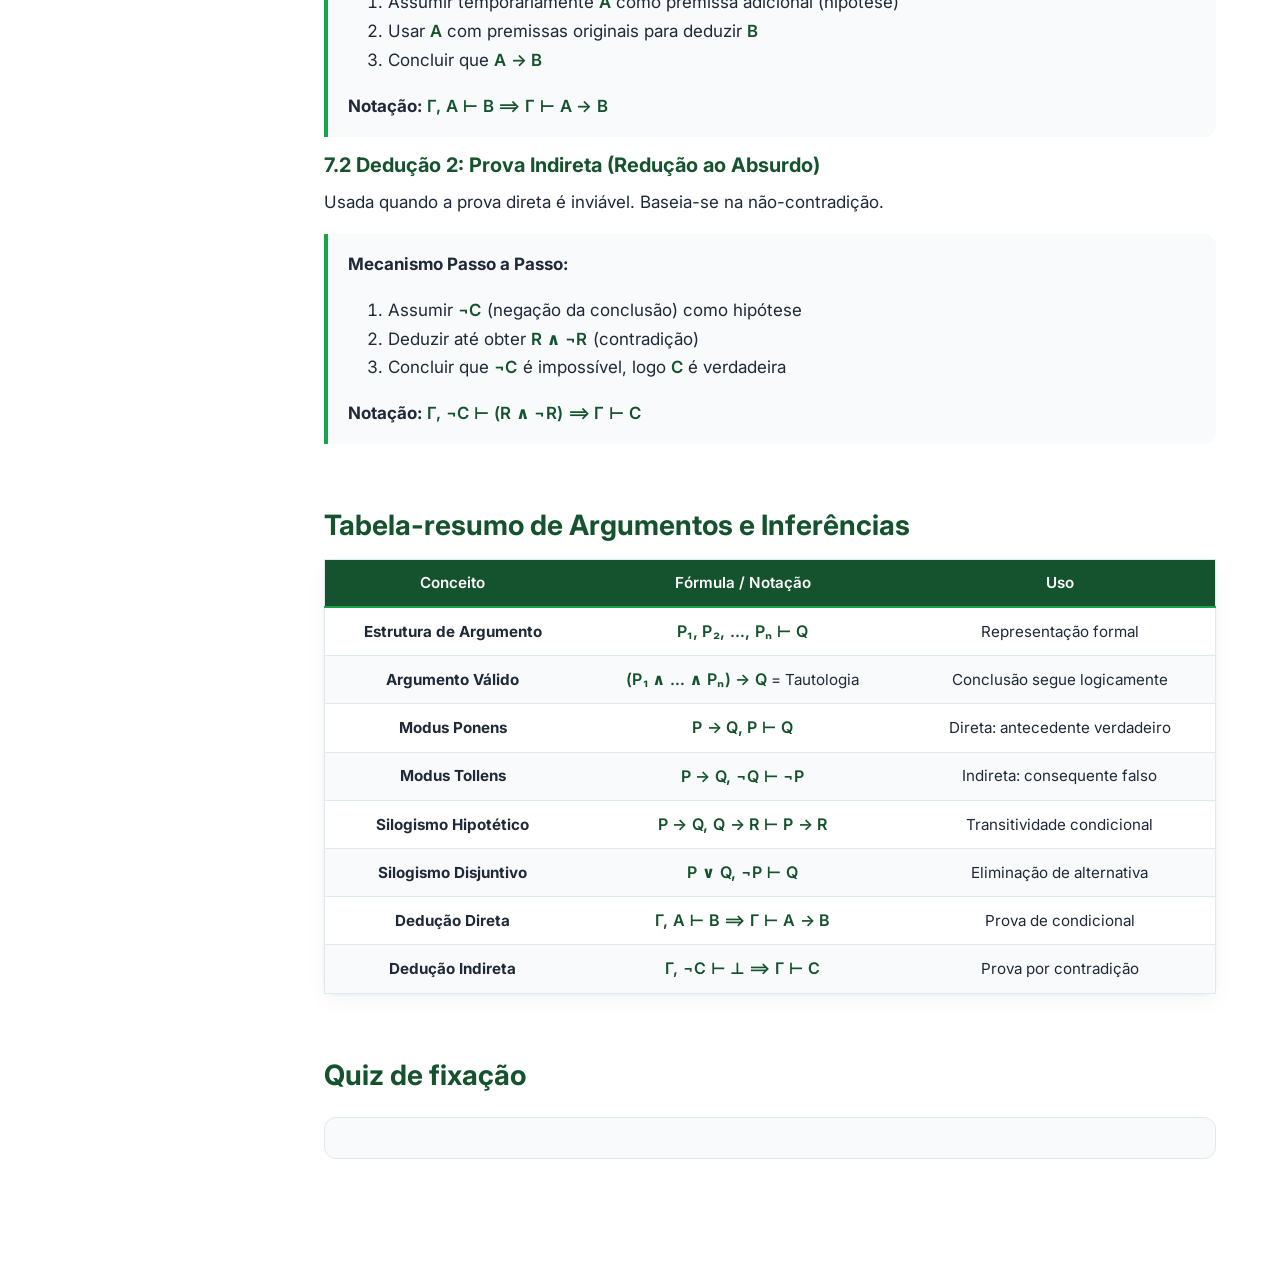
<file: aulas/aula6/index.html>
<!DOCTYPE html>
<html lang="pt-BR">
<head>
  <meta charset="utf-8">
  <meta name="viewport" content="width=device-width, initial-scale=1">
  <title>Aula 6 — Argumentos, Validade e Regras de Inferência · Monitoria de RLM</title>
  <meta name="description" content="Aula sobre estrutura de argumentos, validade formal, métodos de verificação e regras de inferência (MP, MT, silogismos, dedução).">
  <link rel="preconnect" href="https://fonts.googleapis.com">
  <link rel="preconnect" href="https://fonts.gstatic.com" crossorigin>
  <link href="https://fonts.googleapis.com/css2?family=Inter:wght@400;600;700&display=swap" rel="stylesheet">
  <link rel="stylesheet" href="assets/estilo.css">
</head>
<body>

<div class="barra-progresso" id="barra-progresso" aria-hidden="true"></div>

<button class="menu-toggle" id="menu-toggle" aria-label="Abrir menu" aria-expanded="false" aria-controls="sidebar">☰</button>
<div class="overlay" id="overlay"></div>

<div class="layout">

  <!-- ============ SIDEBAR ============ -->
  <aside class="sidebar" id="sidebar">
    <a href="../../index.html" class="sidebar__marca" aria-label="Voltar ao hub principal das aulas">📘 Monitoria de RLM</a>
    <div class="sidebar__sub">Aula 6 — Argumentos, Validade e Inferência</div>
    <nav aria-label="Navegação por partes da aula">
      <ul class="sidebar__nav">
        <li><a href="#inicio" aria-current="true">Início</a></li>
        <li><a href="#estrutura">1. Estrutura de Argumentos</a></li>
        <li><a href="#validade">2. Validade vs Verdade</a></li>
        <li><a href="#teorema">3. Teorema da Validade</a></li>
        <li><a href="#metodos">4. Métodos de Verificação</a></li>
        <li><a href="#mp-mt">5. Modus Ponens e Modus Tollens</a></li>
        <li><a href="#silogismos">6. Silogismos</a></li>
        <li><a href="#deducao">7. Dedução Formal</a></li>
      </ul>
    </nav>
  </aside>

  <!-- ============ CONTEÚDO ============ -->
  <main class="conteudo">

    <!-- ====== SEÇÃO INÍCIO ====== -->
    <section id="inicio">
      <div class="hero">
        <h1>Aula 6 — Argumentos, Validade e Regras de Inferência</h1>
        <p class="hero__sub">Estrutura lógica e dedução formal</p>
        <p>Esta aula apresenta os fundamentos para análise de argumentos, critérios de validade formal e técnicas de dedução usadas em provas e exercícios de raciocínio lógico.</p>
        <p>Use o menu ao lado para navegar entre os tópicos ou acompanhe a sequência.</p>

        <div class="cards-indice">
          <a class="card-indice" href="#estrutura">
            <span class="card-indice__num">1</span>
            <div class="card-indice__titulo">Estrutura de Argumentos</div>
            <p class="card-indice__resumo">Premissas, conclusão e notação formal (⊢)</p>
          </a>
          <a class="card-indice" href="#validade">
            <span class="card-indice__num">2</span>
            <div class="card-indice__titulo">Validade vs Verdade</div>
            <p class="card-indice__resumo">Distinção entre argumento válido e proposições verdadeiras</p>
          </a>
          <a class="card-indice" href="#teorema">
            <span class="card-indice__num">3</span>
            <div class="card-indice__titulo">Teorema da Validade</div>
            <p class="card-indice__resumo">Conexão com tautologias</p>
          </a>
          <a class="card-indice" href="#metodos">
            <span class="card-indice__num">4</span>
            <div class="card-indice__titulo">Métodos de Verificação</div>
            <p class="card-indice__resumo">Tabela-verdade, Premissas Verdadeiras, Conclusão Falsa</p>
          </a>
          <a class="card-indice" href="#mp-mt">
            <span class="card-indice__num">5</span>
            <div class="card-indice__titulo">Modus Ponens e Tollens</div>
            <p class="card-indice__resumo">Duas regras de inferência fundamentais</p>
          </a>
          <a class="card-indice" href="#silogismos">
            <span class="card-indice__num">6</span>
            <div class="card-indice__titulo">Silogismos</div>
            <p class="card-indice__resumo">Hipotético e Disjuntivo</p>
          </a>
          <a class="card-indice" href="#deducao">
            <span class="card-indice__num">7</span>
            <div class="card-indice__titulo">Dedução Formal</div>
            <p class="card-indice__resumo">Método Direto e Redução ao Absurdo</p>
          </a>
        </div>
      </div>
    </section>

    <!-- ====== SEÇÃO 1: ESTRUTURA DE ARGUMENTOS ====== -->
    <section id="estrutura">
      <h2>1. Estrutura de Argumentos e Validade Lógica</h2>

      <h3>1.1 Conceito e Estrutura de um Argumento</h3>
      <p>Na lógica proposicional, um <strong>argumento</strong> (ou inferência) é uma relação entre um conjunto de proposições chamadas <strong>premissas</strong> e uma proposição final chamada <strong>conclusão</strong>.</p>

      <h4>Componentes Estruturais</h4>
      <div class="exemplo">
        <div class="exemplo__rotulo">Definição</div>
        <div class="exemplo__conteudo">
          <p><strong>Premissas (p₁, p₂, …, pₙ):</strong> São as proposições iniciais (hipóteses ou razões) apresentadas como justificativas ou suporte.</p>
          <p><strong>Conclusão (Q):</strong> É a proposição final (tese) que se pretende derivar das premissas.</p>
        </div>
      </div>

      <h3>1.2 Notação Formal</h3>
      <p>Um argumento com premissas <span class="formula">P₁, P₂, …, Pₙ</span> e conclusão <span class="formula">Q</span> pode ser representado:</p>

      <div class="exemplo">
        <div class="exemplo__rotulo">Formato Vertical</div>
        <div class="exemplo__conteudo">
          <p><span class="formula">P₁</span><br>
             <span class="formula">P₂</span><br>
             <span class="formula">⋮</span><br>
             <span class="formula">Pₙ</span><br>
             —————————<br>
             <span class="formula">Q</span></p>
        </div>
      </div>

      <div class="exemplo">
        <div class="exemplo__rotulo">Formato Horizontal (Turnstile)</div>
        <div class="exemplo__conteudo">
          <p><span class="formula">P₁, P₂, …, Pₙ ⊢ Q</span></p>
          <p><em>Leitura: "P₁, P₂, …, Pₙ acarreta Q" ou "Q se deduz de P₁, P₂, …, Pₙ"</em></p>
        </div>
      </div>

      <h3>1.3 Indicadores de Conclusão na Linguagem Natural</h3>
      <p>A conclusão de um argumento é introduzida por conjunções explicativas:</p>
      <ul>
        <li><strong>Portanto, logo, por conseguinte</strong>, <strong>dasí</strong>, <strong>consequentemente</strong>, <strong>assim sendo</strong>, <strong>segue que</strong>, <strong>então</strong>, <strong>de modo que</strong></li>
      </ul>

    </section>

    <!-- ====== SEÇÃO 2: VALIDEZ vs VERDADE ====== -->
    <section id="validade">
      <h2>2. Diferença Entre Validade e Verdade</h2>

      <p>Um dos conceitos mais importantes é a separação entre <strong>validade formal</strong> de um argumento e a <strong>verdade factual</strong> das proposições.</p>

      <table class="tabela-card">
        <thead>
          <tr>
            <th>Conceito</th>
            <th>Aplica-se a</th>
            <th>Descrição</th>
          </tr>
        </thead>
        <tbody>
          <tr>
            <td><strong>Verdade / Falsidade</strong></td>
            <td><strong>Proposições</strong></td>
            <td>Correspondência com o mundo real ou valoração lógica (V ou F)</td>
          </tr>
          <tr>
            <td><strong>Validade / Invalidade</strong></td>
            <td><strong>Argumentos</strong></td>
            <td>Correção da relação lógica entre premissas e conclusão</td>
          </tr>
        </tbody>
      </table>

      <h3>2.1 Definição de Argumento Válido</h3>
      <p>Um argumento <span class="formula">P₁, P₂, …, Pₙ ⊢ Q</span> é <strong>válido</strong> quando o valor lógico da conclusão <span class="formula">Q</span> é obrigatoriamente <span class="formula">V</span> em todas as situações onde todas as premissas são <span class="formula">V</span>.</p>

      <div class="callout callout--atencao">
        <div class="callout__titulo">⚠️ Atenção</div>
        <p>Em um argumento válido, é <strong>impossível</strong> que as premissas sejam todas verdadeiras e a conclusão seja falsa.</p>
      </div>

      <h3>2.2 Definição de Argumento Inválido</h3>
      <p>Um argumento é <strong>inválido</strong> quando existe pelo menos uma combinação de valorações em que as premissas são verdadeiras e a conclusão é falsa.</p>

    </section>

    <!-- ====== SEÇÃO 3: TEOREMA DA VALIDADE ====== -->
    <section id="teorema">
      <h2>3. O Teorema Fundamental da Validade</h2>

      <p>A verificação formal da validade conecta-se diretamente ao conceito de <strong>Tautologia</strong>.</p>

      <h3>Teorema</h3>
      <p>Um argumento <span class="formula">P₁, P₂, …, Pₙ ⊢ Q</span> é <strong>válido</strong> se, e somente se, a proposição condicional:</p>

      <p><span class="formula">(P₁ ∧ P₂ ∧ … ∧ Pₙ) → Q</span></p>

      <p>é uma <strong>tautologia</strong> (seu resultado na tabela-verdade for sempre <span class="formula">V</span>).</p>

      <div class="exemplo">
        <div class="exemplo__rotulo">Exemplo de Verificação</div>
        <div class="exemplo__conteudo">
          <p>Se temos: <span class="formula">p → q</span>, <span class="formula">q → r</span> ⊢ <span class="formula">p → r</span></p>
          <p>Formamos: <span class="formula">(p → q) ∧ (q → r) → (p → r)</span></p>
          <p>Se esta for tautologia, o argumento é válido.</p>
        </div>
      </div>

    </section>

    <!-- ====== SEÇÃO 4: MÉTODOS DE VERIFICAÇÃO ====== -->
    <section id="metodos">
      <h2>4. Métodos para Verificação da Validade de Argumentos</h2>

      <p>Existem <strong>quatro métodos principais</strong> para testar se um argumento é válido ou inválido.</p>

      <h3>4.1 Método da Tabela-Verdade</h3>
      <div class="exemplo">
        <div class="exemplo__conteudo">
          <p><strong>Quando usar:</strong> Poucas proposições simples (máximo 3 variáveis → 2³ = 8 linhas)</p>
          <p><strong>Procedimento:</strong></p>
          <ol>
            <li>Nomear as proposições simples e traduzir o argumento para linguagem simbólica</li>
            <li>Construir a tabela-verdade com colunas para premissas e conclusão</li>
            <li>Localizar linhas onde <strong>todas as premissas são V</strong></li>
            <li>Se conclusão é <strong>V</strong> em todas essas linhas → <strong>VÁLIDO</strong></li>
            <li>Se em alguma linha premissas V e conclusão F → <strong>INVÁLIDO</strong></li>
          </ol>
        </div>
      </div>

      <h3>4.2 Método das Premissas Verdadeiras</h3>
      <div class="exemplo">
        <div class="exemplo__conteudo">
          <p><strong>Quando usar:</strong> Argumento com premissa simples (<span class="formula">P</span>) ou conjunção (<span class="formula">P ∧ Q</span>)</p>
          <p><strong>Procedimento:</strong></p>
          <ol>
            <li>Fixar todas as premissas com valor <span class="formula">V</span></li>
            <li>Determinar valores das variáveis a partir da premissa</li>
            <li>Substituir nos demais elementos</li>
            <li>Se conclusão for <strong>necessariamente V</strong> → <strong>VÁLIDO</strong></li>
          </ol>
        </div>
      </div>

      <h3>4.3 Método da Conclusão Falsa (Teste de Invalidade)</h3>
      <div class="exemplo">
        <div class="exemplo__conteudo">
          <p><strong>Quando usar:</strong> Conclusão é simples, disjunção (<span class="formula">P ∨ Q</span>) ou condicional (<span class="formula">P → Q</span>)</p>
          <p><strong>Procedimento:</strong></p>
          <ol>
            <li>Assumir que <strong>conclusão é F</strong> e premissas são <strong>V</strong></li>
            <li>Atribuir valores para forçar conclusão a ser <span class="formula">F</span></li>
            <li>Verificar se premissas podem ser verdadeiras</li>
            <li>Se gera <strong>contradição</strong> → <strong>VÁLIDO</strong></li>
            <li>Se possível ter premissas <span class="formula">V</span> e conclusão <span class="formula">F</span> → <strong>INVÁLIDO</strong></li>
          </ol>
        </div>
      </div>

    </section>

    <!-- ====== SEÇÃO 5: MODUS PONENS E TOLLENS ====== -->
    <section id="mp-mt">
      <h2>5. Regras de Inferência</h2>

      <h3>5.1 Modus Ponens (MP)</h3>
      <p>O <strong>Modus Ponens</strong> (do latim *modus ponendo ponens*, "o modo que, ao afirmar, afirma") estabelece que se uma condição leva a um resultado, e constatamos que a condição ocorreu, o resultado obrigatoriamente ocorreu.</p>

      <div class="exemplo">
        <div class="exemplo__rotulo">Regra Formal</div>
        <div class="exemplo__conteudo">
          <p><span class="formula">P → Q</span><br>
             <span class="formula">P</span><br>
             ─────────────<br>
             <span class="formula">Q</span></p>
          <p><strong>Exemplo:</strong></p>
          <p>Premissa 1: <span class="formula">p → q</span> (Se chove hoje, a rua ficará molhada)</p>
          <p>Premissa 2: <span class="formula">p</span> (Choveu hoje)</p>
          <p>Conclusão: <span class="formula">q</span> (A rua está molhada)</p>
        </div>
      </div>

      <h3>5.2 Modus Tollens (MT)</h3>
      <p>O <strong>Modus Tollens</strong> opera no sentido inverso: se uma condição deveria gerar um resultado, mas o resultado <strong>não</strong> ocorreu, conclui-se que a condição também <strong>não</strong> ocorreu.</p>

      <div class="exemplo">
        <div class="exemplo__rotulo">Regra Formal</div>
        <div class="exemplo__conteudo">
          <p><span class="formula">P → Q</span><br>
             <span class="formula">¬Q</span><br>
             ─────────────<br>
             <span class="formula">¬P</span></p>
          <p><strong>Exemplo:</strong></p>
          <p>Premissa 1: <span class="formula">p → q</span> (Se o bolo é de chocolate, ele será marrom)</p>
          <p>Premissa 2: <span class="formula">¬q</span> (O bolo não é marrom)</p>
          <p>Conclusão: <span class="formula">¬p</span> (O bolo não é de chocolate)</p>
        </div>
      </div>

    </section>

    <!-- ====== SEÇÃO 6: SILOGISMOS ====== -->
    <section id="silogismos">
      <h2>6. Silogismos</h2>

      <h3>6.1 Silogismo Hipotético (SH)</h3>
      <p>É a transitividade aplicada a condicionais: se um primeiro evento implica um segundo, e esse segundo implica um terceiro, o primeiro implica o terceiro diretamente.</p>

      <div class="exemplo">
        <div class="exemplo__rotulo">Regra Formal</div>
        <div class="exemplo__conteudo">
          <p><span class="formula">P → Q</span><br>
             <span class="formula">Q → R</span><br>
             ─────────────<br>
             <span class="formula">P → R</span></p>
          <p><strong>Exemplo:</strong></p>
          <p>Premissa 1: <span class="formula">p → q</span> (Se estudar muito, vou tirar boas notas)</p>
          <p>Premissa 2: <span class="formula">q → r</span> (Se tirar boas notas, vou passar de ano)</p>
          <p>Conclusão: <span class="formula">p → r</span> (Se estudar muito, vou passar de ano)</p>
        </div>
      </div>

      <h3>6.2 Silogismo Disjuntivo (SD)</h3>
      <p>Baseia-se na eliminação de alternativas: dada uma disjunção e a negação de um termo, resta apenas o outro.</p>

      <div class="exemplo">
        <div class="exemplo__rotulo">Regra Formal</div>
        <div class="exemplo__conteudo">
          <p><span class="formula">P ∨ Q</span><br>
             <span class="formula">¬P</span><br>
             ─────────────<br>
             <span class="formula">Q</span></p>
          <p><strong>Exemplo:</strong></p>
          <p>Premissa 1: <span class="formula">p ∨ q</span> (A chave está no bolso ou na gaveta)</p>
          <p>Premissa 2: <span class="formula">¬p</span> (A chave não está no bolso)</p>
          <p>Conclusão: <span class="formula">q</span> (A chave está na gaveta)</p>
        </div>
      </div>

    </section>

    <!-- ====== SEÇÃO 7: DEDUÇÃO FORMAL ====== -->
    <section id="deducao">
      <h2>7. Métodos de Dedução Formal</h2>

      <h3>7.1 Dedução 1: Prova Condicional (Método Direto)</h3>
      <p>Usada quando a conclusão tem estrutura de condicional (<span class="formula">A → B</span>).</p>

      <div class="exemplo">
        <div class="exemplo__conteudo">
          <p><strong>Mecanismo Passo a Passo:</strong></p>
          <ol>
            <li>Assumir temporariamente <span class="formula">A</span> como premissa adicional (hipótese)</li>
            <li>Usar <span class="formula">A</span> com premissas originais para deduzir <span class="formula">B</span></li>
            <li>Concluir que <span class="formula">A → B</span></li>
          </ol>
          <p><strong>Notação:</strong> <span class="formula">Γ, A ⊢ B ⟹ Γ ⊢ A → B</span></p>
        </div>
      </div>

      <h3>7.2 Dedução 2: Prova Indireta (Redução ao Absurdo)</h3>
      <p>Usada quando a prova direta é inviável. Baseia-se na não-contradição.</p>

      <div class="exemplo">
        <div class="exemplo__conteudo">
          <p><strong>Mecanismo Passo a Passo:</strong></p>
          <ol>
            <li>Assumir <span class="formula">¬C</span> (negação da conclusão) como hipótese</li>
            <li>Deduzir até obter <span class="formula">R ∧ ¬R</span> (contradição)</li>
            <li>Concluir que <span class="formula">¬C</span> é impossível, logo <span class="formula">C</span> é verdadeira</li>
          </ol>
          <p><strong>Notação:</strong> <span class="formula">Γ, ¬C ⊢ (R ∧ ¬R) ⟹ Γ ⊢ C</span></p>
        </div>
      </div>

    </section>

    <!-- ====== SEÇÃO: TABELA-RESUMO ====== -->
    <section id="resumo">
      <h2>Tabela-resumo de Argumentos e Inferências</h2>

      <table class="tabela-card">
        <thead>
          <tr>
            <th>Conceito</th>
            <th>Fórmula / Notação</th>
            <th>Uso</th>
          </tr>
        </thead>
        <tbody>
          <tr>
            <td><strong>Estrutura de Argumento</strong></td>
            <td><span class="formula">P₁, P₂, …, Pₙ ⊢ Q</span></td>
            <td>Representação formal</td>
          </tr>
          <tr>
            <td><strong>Argumento Válido</strong></td>
            <td><span class="formula">(P₁ ∧ … ∧ Pₙ) → Q</span> = Tautologia</td>
            <td>Conclusão segue logicamente</td>
          </tr>
          <tr>
            <td><strong>Modus Ponens</strong></td>
            <td><span class="formula">P → Q, P ⊢ Q</span></td>
            <td>Direta: antecedente verdadeiro</td>
          </tr>
          <tr>
            <td><strong>Modus Tollens</strong></td>
            <td><span class="formula">P → Q, ¬Q ⊢ ¬P</span></td>
            <td>Indireta: consequente falso</td>
          </tr>
          <tr>
            <td><strong>Silogismo Hipotético</strong></td>
            <td><span class="formula">P → Q, Q → R ⊢ P → R</span></td>
            <td>Transitividade condicional</td>
          </tr>
          <tr>
            <td><strong>Silogismo Disjuntivo</strong></td>
            <td><span class="formula">P ∨ Q, ¬P ⊢ Q</span></td>
            <td>Eliminação de alternativa</td>
          </tr>
          <tr>
            <td><strong>Dedução Direta</strong></td>
            <td><span class="formula">Γ, A ⊢ B ⟹ Γ ⊢ A → B</span></td>
            <td>Prova de condicional</td>
          </tr>
          <tr>
            <td><strong>Dedução Indireta</strong></td>
            <td><span class="formula">Γ, ¬C ⊢ ⊥ ⟹ Γ ⊢ C</span></td>
            <td>Prova por contradição</td>
          </tr>
        </tbody>
      </table>
    </section>

    <!-- ====== SEÇÃO: QUIZ ====== -->
    <section id="quiz">
      <h2>Quiz de fixação</h2>
      <div class="quiz" data-quiz="aula6-argumentos" aria-label="Quiz de Argumentos, Validade e Regras de Inferência"></div>
    </section>

  </main>
</div>

<script src="assets/script.js" defer></script>
</body>
</html>
</file>
<file: aulas/aula1/assets/estilo.css>
/* ===================================================================
   estilo.css — Web page da Monitoria de Raciocínio Lógico e Matemático
   HTML + CSS + JS puro, sem build. Paleta branco + verde.
   =================================================================== */

/* ---------- Tokens ---------- */
:root {
  --verde-escuro: #14532D;
  --verde-forte:  #15803D;
  --verde:        #16A34A;
  --verde-claro:  #ECFDF5;
  --verde-borda:  #BBF7D0;
  --branco:       #FFFFFF;
  --cinza-fundo:  #F8FAFC;
  --borda:        #E2E8F0;
  --texto:        #1F2937;
  --texto-suave:  #64748B;
  --ambar:        #F59E0B;
  --ambar-fundo:  #FEF3C7;
  --ambar-borda:  #FDE68A;

  --sombra: 0 1px 3px rgba(15,23,42,.06), 0 8px 24px rgba(15,23,42,.04);

  --raio-card: 12px;
  --raio-badge: 8px;

  --fonte: 'Inter', -apple-system, "Segoe UI", Roboto, "Helvetica Neue", Arial, sans-serif;
  --fonte-formula: 'Inter', 'DejaVu Sans', 'Segoe UI Symbol', 'Noto Sans Symbols 2', sans-serif;

  --sidebar-largura: 260px;
  --max-leitura: 68ch;
}

/* ---------- Reset ---------- */
*, *::before, *::after { box-sizing: border-box; }
html { scroll-behavior: smooth; }
body {
  margin: 0;
  font-family: var(--fonte);
  font-size: 1.0625rem;
  line-height: 1.7;
  color: var(--texto);
  background: var(--branco);
}
h1, h2, h3, h4 { line-height: 1.25; color: var(--verde-escuro); margin: 0 0 .5em; }
h1 { font-size: clamp(2rem, 4vw, 2.5rem); }
h2 { font-size: 1.75rem; }
h3 { font-size: 1.25rem; }
p { margin: 0 0 1em; max-width: var(--max-leitura); }
a { color: var(--verde-forte); text-decoration: none; }
a:hover { text-decoration: underline; }
ul, ol { max-width: var(--max-leitura); }
code, .formula {
  font-family: var(--fonte-formula);
  font-weight: 600;
  color: var(--verde-escuro);
  letter-spacing: .02em;
}
:focus-visible {
  outline: 3px solid var(--verde-forte);
  outline-offset: 2px;
  border-radius: 4px;
}

/* ---------- Barra de progresso ---------- */
.barra-progresso {
  position: fixed;
  top: 0; left: 0;
  height: 3px;
  width: 0;
  background: var(--verde);
  z-index: 100;
  transition: width .1s linear;
}

/* ---------- Layout ---------- */
.layout { display: flex; min-height: 100vh; }

/* ---------- Sidebar ---------- */
.sidebar {
  width: var(--sidebar-largura);
  flex: 0 0 var(--sidebar-largura);
  background: var(--cinza-fundo);
  border-right: 1px solid var(--borda);
  padding: 24px 16px;
  position: sticky;
  top: 0;
  align-self: flex-start;
  height: 100vh;
  overflow-y: auto;
}
.sidebar__marca {
  display: flex;
  align-items: center;
  gap: 8px;
  font-weight: 700;
  color: var(--verde-escuro);
  font-size: 1rem;
  margin-bottom: 4px;
  padding: 0 8px;
}
a.sidebar__marca { text-decoration: none; cursor: pointer; }
a.sidebar__marca:hover { text-decoration: none; opacity: .85; }
.sidebar__sub {
  font-size: .8rem;
  color: var(--texto-suave);
  padding: 0 8px 16px;
  border-bottom: 1px solid var(--borda);
  margin-bottom: 12px;
}
.sidebar__nav { list-style: none; margin: 0; padding: 0; }
.sidebar__nav li { margin: 2px 0; }
.sidebar__nav a {
  display: block;
  padding: 8px 12px;
  border-radius: 8px;
  color: var(--texto);
  border-left: 3px solid transparent;
  font-size: .95rem;
}
.sidebar__nav a:hover { background: var(--verde-claro); text-decoration: none; }
.sidebar__nav a[aria-current="true"] {
  background: var(--verde-claro);
  border-left-color: var(--verde);
  color: var(--verde-escuro);
  font-weight: 600;
}

/* ---------- Conteúdo principal ---------- */
.conteudo {
  flex: 1 1 auto;
  min-width: 0;
  padding: 48px clamp(16px, 5vw, 64px);
}
section { margin-bottom: 64px; scroll-margin-top: 16px; }

/* ---------- Botão mobile (hamburguer) ---------- */
.menu-toggle {
  display: none;
  position: fixed;
  top: 12px; left: 12px;
  z-index: 110;
  background: var(--verde);
  color: #fff;
  border: none;
  border-radius: 8px;
  width: 44px; height: 44px;
  font-size: 1.3rem;
  cursor: pointer;
  box-shadow: var(--sombra);
}
.overlay {
  display: none;
  position: fixed;
  inset: 0;
  background: rgba(15,23,42,.4);
  z-index: 90;
}

/* ---------- Hero / Início ---------- */
.hero {
  background: linear-gradient(135deg, var(--verde-claro), #fff);
  border: 1px solid var(--verde-borda);
  border-radius: var(--raio-card);
  padding: clamp(24px, 4vw, 48px);
  box-shadow: var(--sombra);
}
.hero h1 { margin-bottom: .25em; }
.hero__sub {
  font-size: 1.15rem;
  font-weight: 600;
  color: var(--verde-forte);
  margin-bottom: 1em;
}
.hero p { max-width: none; }

/* ---------- Cards de índice ---------- */
.cards-indice {
  display: grid;
  grid-template-columns: repeat(auto-fill, minmax(220px, 1fr));
  gap: 16px;
  margin-top: 24px;
}
.card-indice {
  display: block;
  background: var(--branco);
  border: 1px solid var(--borda);
  border-top: 4px solid var(--verde);
  border-radius: var(--raio-card);
  padding: 16px 20px;
  color: var(--texto);
  text-decoration: none;
  box-shadow: var(--sombra);
  transition: transform .15s ease, border-color .15s ease;
}
.card-indice:hover { transform: translateY(-3px); border-top-color: var(--verde-forte); text-decoration: none; }
.card-indice__num {
  display: inline-flex;
  align-items: center;
  justify-content: center;
  width: 28px; height: 28px;
  background: var(--verde-claro);
  color: var(--verde-escuro);
  border-radius: 50%;
  font-weight: 700;
  font-size: .9rem;
  margin-bottom: 8px;
}
.card-indice__titulo { font-weight: 700; color: var(--verde-escuro); margin-bottom: 4px; }
.card-indice__resumo { font-size: .9rem; color: var(--texto-suave); margin: 0; line-height: 1.5; }

/* ---------- Exemplo ---------- */
.exemplo {
  background: var(--cinza-fundo);
  border-left: 4px solid var(--verde);
  border-radius: 0 var(--raio-card) var(--raio-card) 0;
  padding: 16px 20px;
  margin: 16px 0;
}
.exemplo__rotulo {
  display: inline-block;
  font-size: .75rem;
  font-weight: 700;
  text-transform: uppercase;
  letter-spacing: .06em;
  color: var(--verde-forte);
  margin-bottom: 4px;
}
.exemplo p { margin: 0; }
.exemplo .formula { font-size: 1.05rem; }

/* ---------- Callouts ---------- */
.callout {
  border-radius: var(--raio-card);
  padding: 16px 20px;
  margin: 16px 0;
  border: 1px solid;
}
.callout p:last-child { margin-bottom: 0; }
.callout--dica {
  background: var(--verde-claro);
  border-color: var(--verde-borda);
}
.callout--dica .callout__titulo { color: var(--verde-escuro); }
.callout--atencao {
  background: var(--ambar-fundo);
  border-color: var(--ambar-borda);
}
.callout--atencao .callout__titulo { color: #92400E; }
.callout__titulo {
  font-weight: 700;
  display: flex;
  align-items: center;
  gap: 8px;
  margin-bottom: 6px;
}
.callout__titulo::before {
  font-size: 1.1rem;
  line-height: 1;
}
.callout--dica .callout__titulo::before { content: "💡"; }
.callout--atencao .callout__titulo::before { content: "⚠️"; }

/* ---------- Tabelas ---------- */
.tabela-card {
  overflow-x: auto;
  border: 1px solid var(--borda);
  border-radius: var(--raio-card);
  margin: 16px 0;
  background: var(--branco);
  box-shadow: var(--sombra);
}
table {
  width: 100%;
  border-collapse: collapse;
  font-size: .95rem;
}
thead th {
  background: var(--verde-escuro);
  color: #fff;
  font-weight: 600;
  text-align: center;
  padding: 10px 14px;
  border-bottom: 2px solid var(--verde);
}
tbody td {
  padding: 10px 14px;
  text-align: center;
  border-bottom: 1px solid var(--borda);
  color: var(--texto);
}
tbody tr:nth-child(even) { background: var(--cinza-fundo); }
tbody tr:hover { background: var(--verde-claro); }
td .formula, th .formula { font-size: 1rem; }
.tabela-card caption {
  caption-side: top;
  text-align: left;
  font-size: .85rem;
  color: var(--texto-suave);
  padding: 8px 14px 0;
}

/* ---------- Badges V / F ---------- */
.badge {
  display: inline-flex;
  align-items: center;
  justify-content: center;
  min-width: 26px;
  padding: 2px 8px;
  border-radius: var(--raio-badge);
  font-weight: 700;
  font-size: .85rem;
  line-height: 1.4;
}
.badge--v {
  background: var(--verde);
  color: #fff;
}
.badge--f {
  background: var(--cinza-fundo);
  color: var(--texto-suave);
  border: 1px solid #CBD5E1;
}

/* ---------- Princípios (grid 3) ---------- */
.principios {
  display: grid;
  grid-template-columns: repeat(auto-fit, minmax(200px, 1fr));
  gap: 16px;
  margin: 16px 0;
}
.principio {
  background: var(--verde-claro);
  border: 1px solid var(--verde-borda);
  border-radius: var(--raio-card);
  padding: 16px 18px;
}
.principio h3 { margin-bottom: .4em; font-size: 1.05rem; }
.principio p { margin: 0; font-size: .92rem; }

/* ---------- Duas colunas ---------- */
.duas-colunas {
  display: grid;
  grid-template-columns: 1fr 1fr;
  gap: 16px;
  margin: 16px 0;
}
.coluna {
  border-radius: var(--raio-card);
  padding: 16px 18px;
  border: 1px solid var(--borda);
}
.coluna--sim { background: var(--verde-claro); border-color: var(--verde-borda); }
.coluna--nao { background: var(--cinza-fundo); }
.coluna h3 { font-size: 1.05rem; }
.coluna ul { margin: 0; padding-left: 1.1em; }
.coluna li { margin-bottom: .5em; }
.valor-proposicao {
  font-size: .8rem;
  color: var(--texto-suave);
}

/* ---------- Cards de conectivo / exemplo natural ---------- */
.grid-conectivos {
  display: grid;
  grid-template-columns: repeat(auto-fit, minmax(260px, 1fr));
  gap: 16px;
  margin: 16px 0;
}
.conectivo-card {
  background: var(--branco);
  border: 1px solid var(--borda);
  border-radius: var(--raio-card);
  padding: 16px 18px;
  box-shadow: var(--sombra);
}
.conectivo-card__simbolo {
  font-family: var(--fonte-formula);
  font-weight: 700;
  font-size: 2rem;
  color: var(--verde-forte);
  display: block;
  margin-bottom: 4px;
}
.conectivo-card__nome { font-weight: 700; color: var(--verde-escuro); margin-bottom: .4em; }
.conectivo-card p { margin: 0; font-size: .92rem; }
.conectivo-card em { color: var(--texto-suave); }

.exemplo-natural {
  background: var(--branco);
  border: 1px solid var(--borda);
  border-left: 4px solid var(--verde);
  border-radius: 0 var(--raio-card) var(--raio-card) 0;
  padding: 14px 18px;
  margin: 12px 0;
  box-shadow: var(--sombra);
}
.exemplo-natural__frase { font-weight: 600; color: var(--texto); margin-bottom: 6px; }
.exemplo-natural__linhas { font-size: .92rem; color: var(--texto-suave); margin: 0; }
.exemplo-natural__linhas div { margin: 2px 0; }

/* ---------- Trilha ---------- */
.trilha {
  display: grid;
  grid-template-columns: repeat(auto-fit, minmax(180px, 1fr));
  gap: 12px;
  margin: 24px 0;
  position: relative;
}
.trilha__etapa {
  position: relative;
  background: var(--branco);
  border: 1px solid var(--verde-borda);
  border-radius: var(--raio-card);
  padding: 18px 16px 16px;
  box-shadow: var(--sombra);
}
.trilha__num {
  display: inline-flex;
  align-items: center;
  justify-content: center;
  width: 32px; height: 32px;
  background: var(--verde);
  color: #fff;
  border-radius: 50%;
  font-weight: 700;
  margin-bottom: 8px;
}
.trilha__titulo { font-weight: 700; color: var(--verde-escuro); font-size: 1rem; margin-bottom: 6px; }
.trilha__conteudo { font-size: .9rem; }
.trilha__conteudo .formula { font-size: 1.05rem; }

.destaque-linha-falsa {
  outline: 2px solid var(--ambar);
  outline-offset: -2px;
  background: var(--ambar-fundo) !important;
}

/* ---------- Quiz ---------- */
.quiz {
  background: var(--cinza-fundo);
  border: 1px solid var(--borda);
  border-radius: var(--raio-card);
  padding: 20px 22px;
  margin: 24px 0 8px;
}
.quiz h3 { margin-top: 0; }
.quiz__pergunta { margin-bottom: 16px; }
.quiz__pergunta--titulo { font-weight: 600; color: var(--texto); margin-bottom: 10px; }
.quiz__opcoes { display: flex; flex-direction: column; gap: 8px; }
.quiz__opcao {
  text-align: left;
  background: var(--branco);
  border: 1px solid var(--borda);
  border-radius: 8px;
  padding: 10px 14px;
  font: inherit;
  color: var(--texto);
  cursor: pointer;
  transition: border-color .12s ease, background .12s ease;
}
.quiz__opcao:hover:not(:disabled) { border-color: var(--verde); background: var(--verde-claro); }
.quiz__opcao--correta { border-color: var(--verde); background: var(--verde-claro); font-weight: 600; }
.quiz__opcao--incorreta { border-color: var(--ambar); background: var(--ambar-fundo); }
.quiz__opcao:disabled { cursor: default; }
.quiz__feedback {
  margin-top: 10px;
  padding: 10px 14px;
  border-radius: 8px;
  font-size: .92rem;
  display: none;
}
.quiz__feedback--visivel { display: block; }
.quiz__feedback--certo { background: var(--verde-claro); border: 1px solid var(--verde-borda); }
.quiz__feedback--errado { background: var(--ambar-fundo); border: 1px solid var(--ambar-borda); }
.quiz__placar {
  margin-top: 18px;
  font-weight: 700;
  color: var(--verde-escuro);
}
.quiz__tentar {
  margin-top: 12px;
  background: var(--verde);
  color: #fff;
  border: none;
  border-radius: 8px;
  padding: 10px 18px;
  font: inherit;
  font-weight: 600;
  cursor: pointer;
}
.quiz__tentar:hover { background: var(--verde-forte); }

/* ---------- Link "próximo tópico" ---------- */
.proximo {
  display: inline-flex;
  align-items: center;
  gap: 6px;
  margin-top: 12px;
  font-weight: 600;
  color: var(--verde-forte);
}

/* ---------- Responsivo ---------- */
@media (max-width: 900px) {
  .menu-toggle { display: block; }
  .sidebar {
    position: fixed;
    top: 0; left: 0;
    z-index: 100;
    height: 100vh;
    transform: translateX(-100%);
    transition: transform .2s ease;
    box-shadow: var(--sombra);
  }
  .sidebar.aberta { transform: translateX(0); }
  .overlay.visivel { display: block; }
  .conteudo { padding-top: 72px; }
  .duas-colunas { grid-template-columns: 1fr; }
}
@media (max-width: 520px) {
  .hero { padding: 20px; }
  .conteudo { padding: 64px 16px 48px; }
}

/* ---------- Reduced motion ---------- */
@media (prefers-reduced-motion: reduce) {
  html { scroll-behavior: auto; }
  * { transition: none !important; }
}
</file>
<file: aulas/aula2/assets/estilo.css>
/* ===================================================================
   estilo.css — Web page da Monitoria de Raciocínio Lógico e Matemático
   HTML + CSS + JS puro, sem build. Paleta branco + verde.
   =================================================================== */

/* ---------- Tokens ---------- */
:root {
  --verde-escuro: #14532D;
  --verde-forte:  #15803D;
  --verde:        #16A34A;
  --verde-claro:  #ECFDF5;
  --verde-borda:  #BBF7D0;
  --branco:       #FFFFFF;
  --cinza-fundo:  #F8FAFC;
  --borda:        #E2E8F0;
  --texto:        #1F2937;
  --texto-suave:  #64748B;
  --ambar:        #F59E0B;
  --ambar-fundo:  #FEF3C7;
  --ambar-borda:  #FDE68A;

  --sombra: 0 1px 3px rgba(15,23,42,.06), 0 8px 24px rgba(15,23,42,.04);

  --raio-card: 12px;
  --raio-badge: 8px;

  --fonte: 'Inter', -apple-system, "Segoe UI", Roboto, "Helvetica Neue", Arial, sans-serif;
  --fonte-formula: 'Inter', 'DejaVu Sans', 'Segoe UI Symbol', 'Noto Sans Symbols 2', sans-serif;

  --sidebar-largura: 260px;
  --max-leitura: 68ch;
}

/* ---------- Reset ---------- */
*, *::before, *::after { box-sizing: border-box; }
html { scroll-behavior: smooth; }
body {
  margin: 0;
  font-family: var(--fonte);
  font-size: 1.0625rem;
  line-height: 1.7;
  color: var(--texto);
  background: var(--branco);
}
h1, h2, h3, h4 { line-height: 1.25; color: var(--verde-escuro); margin: 0 0 .5em; }
h1 { font-size: clamp(2rem, 4vw, 2.5rem); }
h2 { font-size: 1.75rem; }
h3 { font-size: 1.25rem; }
p { margin: 0 0 1em; max-width: var(--max-leitura); }
a { color: var(--verde-forte); text-decoration: none; }
a:hover { text-decoration: underline; }
ul, ol { max-width: var(--max-leitura); }
code, .formula {
  font-family: var(--fonte-formula);
  font-weight: 600;
  color: var(--verde-escuro);
  letter-spacing: .02em;
}
:focus-visible {
  outline: 3px solid var(--verde-forte);
  outline-offset: 2px;
  border-radius: 4px;
}

/* ---------- Barra de progresso ---------- */
.barra-progresso {
  position: fixed;
  top: 0; left: 0;
  height: 3px;
  width: 0;
  background: var(--verde);
  z-index: 100;
  transition: width .1s linear;
}

/* ---------- Layout ---------- */
.layout { display: flex; min-height: 100vh; }

/* ---------- Sidebar ---------- */
.sidebar {
  width: var(--sidebar-largura);
  flex: 0 0 var(--sidebar-largura);
  background: var(--cinza-fundo);
  border-right: 1px solid var(--borda);
  padding: 24px 16px;
  position: sticky;
  top: 0;
  align-self: flex-start;
  height: 100vh;
  overflow-y: auto;
}
.sidebar__marca {
  display: flex;
  align-items: center;
  gap: 8px;
  font-weight: 700;
  color: var(--verde-escuro);
  font-size: 1rem;
  margin-bottom: 4px;
  padding: 0 8px;
}
a.sidebar__marca { text-decoration: none; cursor: pointer; }
a.sidebar__marca:hover { text-decoration: none; opacity: .85; }
.sidebar__sub {
  font-size: .8rem;
  color: var(--texto-suave);
  padding: 0 8px 16px;
  border-bottom: 1px solid var(--borda);
  margin-bottom: 12px;
}
.sidebar__nav { list-style: none; margin: 0; padding: 0; }
.sidebar__nav li { margin: 2px 0; }
.sidebar__nav a {
  display: block;
  padding: 8px 12px;
  border-radius: 8px;
  color: var(--texto);
  border-left: 3px solid transparent;
  font-size: .95rem;
}
.sidebar__nav a:hover { background: var(--verde-claro); text-decoration: none; }
.sidebar__nav a[aria-current="true"] {
  background: var(--verde-claro);
  border-left-color: var(--verde);
  color: var(--verde-escuro);
  font-weight: 600;
}

/* ---------- Conteúdo principal ---------- */
.conteudo {
  flex: 1 1 auto;
  min-width: 0;
  padding: 48px clamp(16px, 5vw, 64px);
}
section { margin-bottom: 64px; scroll-margin-top: 16px; }

/* ---------- Botão mobile (hamburguer) ---------- */
.menu-toggle {
  display: none;
  position: fixed;
  top: 12px; left: 12px;
  z-index: 110;
  background: var(--verde);
  color: #fff;
  border: none;
  border-radius: 8px;
  width: 44px; height: 44px;
  font-size: 1.3rem;
  cursor: pointer;
  box-shadow: var(--sombra);
}
.overlay {
  display: none;
  position: fixed;
  inset: 0;
  background: rgba(15,23,42,.4);
  z-index: 90;
}

/* ---------- Hero / Início ---------- */
.hero {
  background: linear-gradient(135deg, var(--verde-claro), #fff);
  border: 1px solid var(--verde-borda);
  border-radius: var(--raio-card);
  padding: clamp(24px, 4vw, 48px);
  box-shadow: var(--sombra);
}
.hero h1 { margin-bottom: .25em; }
.hero__sub {
  font-size: 1.15rem;
  font-weight: 600;
  color: var(--verde-forte);
  margin-bottom: 1em;
}
.hero p { max-width: none; }

/* ---------- Cards de índice ---------- */
.cards-indice {
  display: grid;
  grid-template-columns: repeat(auto-fill, minmax(220px, 1fr));
  gap: 16px;
  margin-top: 24px;
}
.card-indice {
  display: block;
  background: var(--branco);
  border: 1px solid var(--borda);
  border-top: 4px solid var(--verde);
  border-radius: var(--raio-card);
  padding: 16px 20px;
  color: var(--texto);
  text-decoration: none;
  box-shadow: var(--sombra);
  transition: transform .15s ease, border-color .15s ease;
}
.card-indice:hover { transform: translateY(-3px); border-top-color: var(--verde-forte); text-decoration: none; }
.card-indice__num {
  display: inline-flex;
  align-items: center;
  justify-content: center;
  width: 28px; height: 28px;
  background: var(--verde-claro);
  color: var(--verde-escuro);
  border-radius: 50%;
  font-weight: 700;
  font-size: .9rem;
  margin-bottom: 8px;
}
.card-indice__titulo { font-weight: 700; color: var(--verde-escuro); margin-bottom: 4px; }
.card-indice__resumo { font-size: .9rem; color: var(--texto-suave); margin: 0; line-height: 1.5; }

/* ---------- Exemplo ---------- */
.exemplo {
  background: var(--cinza-fundo);
  border-left: 4px solid var(--verde);
  border-radius: 0 var(--raio-card) var(--raio-card) 0;
  padding: 16px 20px;
  margin: 16px 0;
}
.exemplo__rotulo {
  display: inline-block;
  font-size: .75rem;
  font-weight: 700;
  text-transform: uppercase;
  letter-spacing: .06em;
  color: var(--verde-forte);
  margin-bottom: 4px;
}
.exemplo p { margin: 0; }
.exemplo .formula { font-size: 1.05rem; }

/* ---------- Callouts ---------- */
.callout {
  border-radius: var(--raio-card);
  padding: 16px 20px;
  margin: 16px 0;
  border: 1px solid;
}
.callout p:last-child { margin-bottom: 0; }
.callout--dica {
  background: var(--verde-claro);
  border-color: var(--verde-borda);
}
.callout--dica .callout__titulo { color: var(--verde-escuro); }
.callout--atencao {
  background: var(--ambar-fundo);
  border-color: var(--ambar-borda);
}
.callout--atencao .callout__titulo { color: #92400E; }
.callout__titulo {
  font-weight: 700;
  display: flex;
  align-items: center;
  gap: 8px;
  margin-bottom: 6px;
}
.callout__titulo::before {
  font-size: 1.1rem;
  line-height: 1;
}
.callout--dica .callout__titulo::before { content: "💡"; }
.callout--atencao .callout__titulo::before { content: "⚠️"; }

/* ---------- Tabelas ---------- */
.tabela-card {
  overflow-x: auto;
  border: 1px solid var(--borda);
  border-radius: var(--raio-card);
  margin: 16px 0;
  background: var(--branco);
  box-shadow: var(--sombra);
}
table {
  width: 100%;
  border-collapse: collapse;
  font-size: .95rem;
}
thead th {
  background: var(--verde-escuro);
  color: #fff;
  font-weight: 600;
  text-align: center;
  padding: 10px 14px;
  border-bottom: 2px solid var(--verde);
}
tbody td {
  padding: 10px 14px;
  text-align: center;
  border-bottom: 1px solid var(--borda);
  color: var(--texto);
}
tbody tr:nth-child(even) { background: var(--cinza-fundo); }
tbody tr:hover { background: var(--verde-claro); }
td .formula, th .formula { font-size: 1rem; }
.tabela-card caption {
  caption-side: top;
  text-align: left;
  font-size: .85rem;
  color: var(--texto-suave);
  padding: 8px 14px 0;
}

/* ---------- Badges V / F ---------- */
.badge {
  display: inline-flex;
  align-items: center;
  justify-content: center;
  min-width: 26px;
  padding: 2px 8px;
  border-radius: var(--raio-badge);
  font-weight: 700;
  font-size: .85rem;
  line-height: 1.4;
}
.badge--v {
  background: var(--verde);
  color: #fff;
}
.badge--f {
  background: var(--cinza-fundo);
  color: var(--texto-suave);
  border: 1px solid #CBD5E1;
}

/* ---------- Princípios (grid 3) ---------- */
.principios {
  display: grid;
  grid-template-columns: repeat(auto-fit, minmax(200px, 1fr));
  gap: 16px;
  margin: 16px 0;
}
.principio {
  background: var(--verde-claro);
  border: 1px solid var(--verde-borda);
  border-radius: var(--raio-card);
  padding: 16px 18px;
}
.principio h3 { margin-bottom: .4em; font-size: 1.05rem; }
.principio p { margin: 0; font-size: .92rem; }

/* ---------- Duas colunas ---------- */
.duas-colunas {
  display: grid;
  grid-template-columns: 1fr 1fr;
  gap: 16px;
  margin: 16px 0;
}
.coluna {
  border-radius: var(--raio-card);
  padding: 16px 18px;
  border: 1px solid var(--borda);
}
.coluna--sim { background: var(--verde-claro); border-color: var(--verde-borda); }
.coluna--nao { background: var(--cinza-fundo); }
.coluna h3 { font-size: 1.05rem; }
.coluna ul { margin: 0; padding-left: 1.1em; }
.coluna li { margin-bottom: .5em; }
.valor-proposicao {
  font-size: .8rem;
  color: var(--texto-suave);
}

/* ---------- Cards de conectivo / exemplo natural ---------- */
.grid-conectivos {
  display: grid;
  grid-template-columns: repeat(auto-fit, minmax(260px, 1fr));
  gap: 16px;
  margin: 16px 0;
}
.conectivo-card {
  background: var(--branco);
  border: 1px solid var(--borda);
  border-radius: var(--raio-card);
  padding: 16px 18px;
  box-shadow: var(--sombra);
}
.conectivo-card__simbolo {
  font-family: var(--fonte-formula);
  font-weight: 700;
  font-size: 2rem;
  color: var(--verde-forte);
  display: block;
  margin-bottom: 4px;
}
.conectivo-card__nome { font-weight: 700; color: var(--verde-escuro); margin-bottom: .4em; }
.conectivo-card p { margin: 0; font-size: .92rem; }
.conectivo-card em { color: var(--texto-suave); }

.exemplo-natural {
  background: var(--branco);
  border: 1px solid var(--borda);
  border-left: 4px solid var(--verde);
  border-radius: 0 var(--raio-card) var(--raio-card) 0;
  padding: 14px 18px;
  margin: 12px 0;
  box-shadow: var(--sombra);
}
.exemplo-natural__frase { font-weight: 600; color: var(--texto); margin-bottom: 6px; }
.exemplo-natural__linhas { font-size: .92rem; color: var(--texto-suave); margin: 0; }
.exemplo-natural__linhas div { margin: 2px 0; }

/* ---------- Trilha ---------- */
.trilha {
  display: grid;
  grid-template-columns: repeat(auto-fit, minmax(180px, 1fr));
  gap: 12px;
  margin: 24px 0;
  position: relative;
}
.trilha__etapa {
  position: relative;
  background: var(--branco);
  border: 1px solid var(--verde-borda);
  border-radius: var(--raio-card);
  padding: 18px 16px 16px;
  box-shadow: var(--sombra);
}
.trilha__num {
  display: inline-flex;
  align-items: center;
  justify-content: center;
  width: 32px; height: 32px;
  background: var(--verde);
  color: #fff;
  border-radius: 50%;
  font-weight: 700;
  margin-bottom: 8px;
}
.trilha__titulo { font-weight: 700; color: var(--verde-escuro); font-size: 1rem; margin-bottom: 6px; }
.trilha__conteudo { font-size: .9rem; }
.trilha__conteudo .formula { font-size: 1.05rem; }

.destaque-linha-falsa {
  outline: 2px solid var(--ambar);
  outline-offset: -2px;
  background: var(--ambar-fundo) !important;
}

/* ---------- Quiz ---------- */
.quiz {
  background: var(--cinza-fundo);
  border: 1px solid var(--borda);
  border-radius: var(--raio-card);
  padding: 20px 22px;
  margin: 24px 0 8px;
}
.quiz h3 { margin-top: 0; }
.quiz__pergunta { margin-bottom: 16px; }
.quiz__pergunta--titulo { font-weight: 600; color: var(--texto); margin-bottom: 10px; }
.quiz__opcoes { display: flex; flex-direction: column; gap: 8px; }
.quiz__opcao {
  text-align: left;
  background: var(--branco);
  border: 1px solid var(--borda);
  border-radius: 8px;
  padding: 10px 14px;
  font: inherit;
  color: var(--texto);
  cursor: pointer;
  transition: border-color .12s ease, background .12s ease;
}
.quiz__opcao:hover:not(:disabled) { border-color: var(--verde); background: var(--verde-claro); }
.quiz__opcao--correta { border-color: var(--verde); background: var(--verde-claro); font-weight: 600; }
.quiz__opcao--incorreta { border-color: var(--ambar); background: var(--ambar-fundo); }
.quiz__opcao:disabled { cursor: default; }
.quiz__feedback {
  margin-top: 10px;
  padding: 10px 14px;
  border-radius: 8px;
  font-size: .92rem;
  display: none;
}
.quiz__feedback--visivel { display: block; }
.quiz__feedback--certo { background: var(--verde-claro); border: 1px solid var(--verde-borda); }
.quiz__feedback--errado { background: var(--ambar-fundo); border: 1px solid var(--ambar-borda); }
.quiz__placar {
  margin-top: 18px;
  font-weight: 700;
  color: var(--verde-escuro);
}
.quiz__tentar {
  margin-top: 12px;
  background: var(--verde);
  color: #fff;
  border: none;
  border-radius: 8px;
  padding: 10px 18px;
  font: inherit;
  font-weight: 600;
  cursor: pointer;
}
.quiz__tentar:hover { background: var(--verde-forte); }

/* ---------- Link "próximo tópico" ---------- */
.proximo {
  display: inline-flex;
  align-items: center;
  gap: 6px;
  margin-top: 12px;
  font-weight: 600;
  color: var(--verde-forte);
}

/* ---------- Responsivo ---------- */
@media (max-width: 900px) {
  .menu-toggle { display: block; }
  .sidebar {
    position: fixed;
    top: 0; left: 0;
    z-index: 100;
    height: 100vh;
    transform: translateX(-100%);
    transition: transform .2s ease;
    box-shadow: var(--sombra);
  }
  .sidebar.aberta { transform: translateX(0); }
  .overlay.visivel { display: block; }
  .conteudo { padding-top: 72px; }
  .duas-colunas { grid-template-columns: 1fr; }
}
@media (max-width: 520px) {
  .hero { padding: 20px; }
  .conteudo { padding: 64px 16px 48px; }
}

/* ---------- Reduced motion ---------- */
@media (prefers-reduced-motion: reduce) {
  html { scroll-behavior: auto; }
  * { transition: none !important; }
}
</file>
<file: aulas/aula3/assets/estilo.css>
/* ===================================================================
   estilo.css — Web page da Monitoria de Raciocínio Lógico e Matemático
   HTML + CSS + JS puro, sem build. Paleta branco + verde.
   =================================================================== */

/* ---------- Tokens ---------- */
:root {
  --verde-escuro: #14532D;
  --verde-forte:  #15803D;
  --verde:        #16A34A;
  --verde-claro:  #ECFDF5;
  --verde-borda:  #BBF7D0;
  --branco:       #FFFFFF;
  --cinza-fundo:  #F8FAFC;
  --borda:        #E2E8F0;
  --texto:        #1F2937;
  --texto-suave:  #64748B;
  --ambar:        #F59E0B;
  --ambar-fundo:  #FEF3C7;
  --ambar-borda:  #FDE68A;

  --sombra: 0 1px 3px rgba(15,23,42,.06), 0 8px 24px rgba(15,23,42,.04);

  --raio-card: 12px;
  --raio-badge: 8px;

  --fonte: 'Inter', -apple-system, "Segoe UI", Roboto, "Helvetica Neue", Arial, sans-serif;
  --fonte-formula: 'Inter', 'DejaVu Sans', 'Segoe UI Symbol', 'Noto Sans Symbols 2', sans-serif;

  --sidebar-largura: 260px;
  --max-leitura: 68ch;
}

/* ---------- Reset ---------- */
*, *::before, *::after { box-sizing: border-box; }
html { scroll-behavior: smooth; }
body {
  margin: 0;
  font-family: var(--fonte);
  font-size: 1.0625rem;
  line-height: 1.7;
  color: var(--texto);
  background: var(--branco);
}
h1, h2, h3, h4 { line-height: 1.25; color: var(--verde-escuro); margin: 0 0 .5em; }
h1 { font-size: clamp(2rem, 4vw, 2.5rem); }
h2 { font-size: 1.75rem; }
h3 { font-size: 1.25rem; }
p { margin: 0 0 1em; max-width: var(--max-leitura); }
a { color: var(--verde-forte); text-decoration: none; }
a:hover { text-decoration: underline; }
ul, ol { max-width: var(--max-leitura); }
code, .formula {
  font-family: var(--fonte-formula);
  font-weight: 600;
  color: var(--verde-escuro);
  letter-spacing: .02em;
}
:focus-visible {
  outline: 3px solid var(--verde-forte);
  outline-offset: 2px;
  border-radius: 4px;
}

/* ---------- Barra de progresso ---------- */
.barra-progresso {
  position: fixed;
  top: 0; left: 0;
  height: 3px;
  width: 0;
  background: var(--verde);
  z-index: 100;
  transition: width .1s linear;
}

/* ---------- Layout ---------- */
.layout { display: flex; min-height: 100vh; }

/* ---------- Sidebar ---------- */
.sidebar {
  width: var(--sidebar-largura);
  flex: 0 0 var(--sidebar-largura);
  background: var(--cinza-fundo);
  border-right: 1px solid var(--borda);
  padding: 24px 16px;
  position: sticky;
  top: 0;
  align-self: flex-start;
  height: 100vh;
  overflow-y: auto;
}
.sidebar__marca {
  display: flex;
  align-items: center;
  gap: 8px;
  font-weight: 700;
  color: var(--verde-escuro);
  font-size: 1rem;
  margin-bottom: 4px;
  padding: 0 8px;
}
a.sidebar__marca { text-decoration: none; cursor: pointer; }
a.sidebar__marca:hover { text-decoration: none; opacity: .85; }
.sidebar__sub {
  font-size: .8rem;
  color: var(--texto-suave);
  padding: 0 8px 16px;
  border-bottom: 1px solid var(--borda);
  margin-bottom: 12px;
}
.sidebar__nav { list-style: none; margin: 0; padding: 0; }
.sidebar__nav li { margin: 2px 0; }
.sidebar__nav a {
  display: block;
  padding: 8px 12px;
  border-radius: 8px;
  color: var(--texto);
  border-left: 3px solid transparent;
  font-size: .95rem;
}
.sidebar__nav a:hover { background: var(--verde-claro); text-decoration: none; }
.sidebar__nav a[aria-current="true"] {
  background: var(--verde-claro);
  border-left-color: var(--verde);
  color: var(--verde-escuro);
  font-weight: 600;
}

/* ---------- Conteúdo principal ---------- */
.conteudo {
  flex: 1 1 auto;
  min-width: 0;
  padding: 48px clamp(16px, 5vw, 64px);
}
section { margin-bottom: 64px; scroll-margin-top: 16px; }

/* ---------- Botão mobile (hamburguer) ---------- */
.menu-toggle {
  display: none;
  position: fixed;
  top: 12px; left: 12px;
  z-index: 110;
  background: var(--verde);
  color: #fff;
  border: none;
  border-radius: 8px;
  width: 44px; height: 44px;
  font-size: 1.3rem;
  cursor: pointer;
  box-shadow: var(--sombra);
}
.overlay {
  display: none;
  position: fixed;
  inset: 0;
  background: rgba(15,23,42,.4);
  z-index: 90;
}

/* ---------- Hero / Início ---------- */
.hero {
  background: linear-gradient(135deg, var(--verde-claro), #fff);
  border: 1px solid var(--verde-borda);
  border-radius: var(--raio-card);
  padding: clamp(24px, 4vw, 48px);
  box-shadow: var(--sombra);
}
.hero h1 { margin-bottom: .25em; }
.hero__sub {
  font-size: 1.15rem;
  font-weight: 600;
  color: var(--verde-forte);
  margin-bottom: 1em;
}
.hero p { max-width: none; }

/* ---------- Cards de índice ---------- */
.cards-indice {
  display: grid;
  grid-template-columns: repeat(auto-fill, minmax(220px, 1fr));
  gap: 16px;
  margin-top: 24px;
}
.card-indice {
  display: block;
  background: var(--branco);
  border: 1px solid var(--borda);
  border-top: 4px solid var(--verde);
  border-radius: var(--raio-card);
  padding: 16px 20px;
  color: var(--texto);
  text-decoration: none;
  box-shadow: var(--sombra);
  transition: transform .15s ease, border-color .15s ease;
}
.card-indice:hover { transform: translateY(-3px); border-top-color: var(--verde-forte); text-decoration: none; }
.card-indice__num {
  display: inline-flex;
  align-items: center;
  justify-content: center;
  width: 28px; height: 28px;
  background: var(--verde-claro);
  color: var(--verde-escuro);
  border-radius: 50%;
  font-weight: 700;
  font-size: .9rem;
  margin-bottom: 8px;
}
.card-indice__titulo { font-weight: 700; color: var(--verde-escuro); margin-bottom: 4px; }
.card-indice__resumo { font-size: .9rem; color: var(--texto-suave); margin: 0; line-height: 1.5; }

/* ---------- Exemplo ---------- */
.exemplo {
  background: var(--cinza-fundo);
  border-left: 4px solid var(--verde);
  border-radius: 0 var(--raio-card) var(--raio-card) 0;
  padding: 16px 20px;
  margin: 16px 0;
}
.exemplo__rotulo {
  display: inline-block;
  font-size: .75rem;
  font-weight: 700;
  text-transform: uppercase;
  letter-spacing: .06em;
  color: var(--verde-forte);
  margin-bottom: 4px;
}
.exemplo p { margin: 0; }
.exemplo .formula { font-size: 1.05rem; }

/* ---------- Callouts ---------- */
.callout {
  border-radius: var(--raio-card);
  padding: 16px 20px;
  margin: 16px 0;
  border: 1px solid;
}
.callout p:last-child { margin-bottom: 0; }
.callout--dica {
  background: var(--verde-claro);
  border-color: var(--verde-borda);
}
.callout--dica .callout__titulo { color: var(--verde-escuro); }
.callout--atencao {
  background: var(--ambar-fundo);
  border-color: var(--ambar-borda);
}
.callout--atencao .callout__titulo { color: #92400E; }
.callout__titulo {
  font-weight: 700;
  display: flex;
  align-items: center;
  gap: 8px;
  margin-bottom: 6px;
}
.callout__titulo::before {
  font-size: 1.1rem;
  line-height: 1;
}
.callout--dica .callout__titulo::before { content: "💡"; }
.callout--atencao .callout__titulo::before { content: "⚠️"; }

/* ---------- Tabelas ---------- */
.tabela-card {
  overflow-x: auto;
  border: 1px solid var(--borda);
  border-radius: var(--raio-card);
  margin: 16px 0;
  background: var(--branco);
  box-shadow: var(--sombra);
}
table {
  width: 100%;
  border-collapse: collapse;
  font-size: .95rem;
}
thead th {
  background: var(--verde-escuro);
  color: #fff;
  font-weight: 600;
  text-align: center;
  padding: 10px 14px;
  border-bottom: 2px solid var(--verde);
}
tbody td {
  padding: 10px 14px;
  text-align: center;
  border-bottom: 1px solid var(--borda);
  color: var(--texto);
}
tbody tr:nth-child(even) { background: var(--cinza-fundo); }
tbody tr:hover { background: var(--verde-claro); }
td .formula, th .formula { font-size: 1rem; }
.tabela-card caption {
  caption-side: top;
  text-align: left;
  font-size: .85rem;
  color: var(--texto-suave);
  padding: 8px 14px 0;
}

/* ---------- Badges V / F ---------- */
.badge {
  display: inline-flex;
  align-items: center;
  justify-content: center;
  min-width: 26px;
  padding: 2px 8px;
  border-radius: var(--raio-badge);
  font-weight: 700;
  font-size: .85rem;
  line-height: 1.4;
}
.badge--v {
  background: var(--verde);
  color: #fff;
}
.badge--f {
  background: var(--cinza-fundo);
  color: var(--texto-suave);
  border: 1px solid #CBD5E1;
}

/* ---------- Princípios (grid 3) ---------- */
.principios {
  display: grid;
  grid-template-columns: repeat(auto-fit, minmax(200px, 1fr));
  gap: 16px;
  margin: 16px 0;
}
.principio {
  background: var(--verde-claro);
  border: 1px solid var(--verde-borda);
  border-radius: var(--raio-card);
  padding: 16px 18px;
}
.principio h3 { margin-bottom: .4em; font-size: 1.05rem; }
.principio p { margin: 0; font-size: .92rem; }

/* ---------- Duas colunas ---------- */
.duas-colunas {
  display: grid;
  grid-template-columns: 1fr 1fr;
  gap: 16px;
  margin: 16px 0;
}
.coluna {
  border-radius: var(--raio-card);
  padding: 16px 18px;
  border: 1px solid var(--borda);
}
.coluna--sim { background: var(--verde-claro); border-color: var(--verde-borda); }
.coluna--nao { background: var(--cinza-fundo); }
.coluna h3 { font-size: 1.05rem; }
.coluna ul { margin: 0; padding-left: 1.1em; }
.coluna li { margin-bottom: .5em; }
.valor-proposicao {
  font-size: .8rem;
  color: var(--texto-suave);
}

/* ---------- Cards de conectivo / exemplo natural ---------- */
.grid-conectivos {
  display: grid;
  grid-template-columns: repeat(auto-fit, minmax(260px, 1fr));
  gap: 16px;
  margin: 16px 0;
}
.conectivo-card {
  background: var(--branco);
  border: 1px solid var(--borda);
  border-radius: var(--raio-card);
  padding: 16px 18px;
  box-shadow: var(--sombra);
}
.conectivo-card__simbolo {
  font-family: var(--fonte-formula);
  font-weight: 700;
  font-size: 2rem;
  color: var(--verde-forte);
  display: block;
  margin-bottom: 4px;
}
.conectivo-card__nome { font-weight: 700; color: var(--verde-escuro); margin-bottom: .4em; }
.conectivo-card p { margin: 0; font-size: .92rem; }
.conectivo-card em { color: var(--texto-suave); }

.exemplo-natural {
  background: var(--branco);
  border: 1px solid var(--borda);
  border-left: 4px solid var(--verde);
  border-radius: 0 var(--raio-card) var(--raio-card) 0;
  padding: 14px 18px;
  margin: 12px 0;
  box-shadow: var(--sombra);
}
.exemplo-natural__frase { font-weight: 600; color: var(--texto); margin-bottom: 6px; }
.exemplo-natural__linhas { font-size: .92rem; color: var(--texto-suave); margin: 0; }
.exemplo-natural__linhas div { margin: 2px 0; }

/* ---------- Trilha ---------- */
.trilha {
  display: grid;
  grid-template-columns: repeat(auto-fit, minmax(180px, 1fr));
  gap: 12px;
  margin: 24px 0;
  position: relative;
}
.trilha__etapa {
  position: relative;
  background: var(--branco);
  border: 1px solid var(--verde-borda);
  border-radius: var(--raio-card);
  padding: 18px 16px 16px;
  box-shadow: var(--sombra);
}
.trilha__num {
  display: inline-flex;
  align-items: center;
  justify-content: center;
  width: 32px; height: 32px;
  background: var(--verde);
  color: #fff;
  border-radius: 50%;
  font-weight: 700;
  margin-bottom: 8px;
}
.trilha__titulo { font-weight: 700; color: var(--verde-escuro); font-size: 1rem; margin-bottom: 6px; }
.trilha__conteudo { font-size: .9rem; }
.trilha__conteudo .formula { font-size: 1.05rem; }

.destaque-linha-falsa {
  outline: 2px solid var(--ambar);
  outline-offset: -2px;
  background: var(--ambar-fundo) !important;
}

/* ---------- Quiz ---------- */
.quiz {
  background: var(--cinza-fundo);
  border: 1px solid var(--borda);
  border-radius: var(--raio-card);
  padding: 20px 22px;
  margin: 24px 0 8px;
}
.quiz h3 { margin-top: 0; }
.quiz__pergunta { margin-bottom: 16px; }
.quiz__pergunta--titulo { font-weight: 600; color: var(--texto); margin-bottom: 10px; }
.quiz__opcoes { display: flex; flex-direction: column; gap: 8px; }
.quiz__opcao {
  text-align: left;
  background: var(--branco);
  border: 1px solid var(--borda);
  border-radius: 8px;
  padding: 10px 14px;
  font: inherit;
  color: var(--texto);
  cursor: pointer;
  transition: border-color .12s ease, background .12s ease;
}
.quiz__opcao:hover:not(:disabled) { border-color: var(--verde); background: var(--verde-claro); }
.quiz__opcao--correta { border-color: var(--verde); background: var(--verde-claro); font-weight: 600; }
.quiz__opcao--incorreta { border-color: var(--ambar); background: var(--ambar-fundo); }
.quiz__opcao:disabled { cursor: default; }
.quiz__feedback {
  margin-top: 10px;
  padding: 10px 14px;
  border-radius: 8px;
  font-size: .92rem;
  display: none;
}
.quiz__feedback--visivel { display: block; }
.quiz__feedback--certo { background: var(--verde-claro); border: 1px solid var(--verde-borda); }
.quiz__feedback--errado { background: var(--ambar-fundo); border: 1px solid var(--ambar-borda); }
.quiz__placar {
  margin-top: 18px;
  font-weight: 700;
  color: var(--verde-escuro);
}
.quiz__tentar {
  margin-top: 12px;
  background: var(--verde);
  color: #fff;
  border: none;
  border-radius: 8px;
  padding: 10px 18px;
  font: inherit;
  font-weight: 600;
  cursor: pointer;
}
.quiz__tentar:hover { background: var(--verde-forte); }

/* ---------- Link "próximo tópico" ---------- */
.proximo {
  display: inline-flex;
  align-items: center;
  gap: 6px;
  margin-top: 12px;
  font-weight: 600;
  color: var(--verde-forte);
}

/* ---------- Responsivo ---------- */
@media (max-width: 900px) {
  .menu-toggle { display: block; }
  .sidebar {
    position: fixed;
    top: 0; left: 0;
    z-index: 100;
    height: 100vh;
    transform: translateX(-100%);
    transition: transform .2s ease;
    box-shadow: var(--sombra);
  }
  .sidebar.aberta { transform: translateX(0); }
  .overlay.visivel { display: block; }
  .conteudo { padding-top: 72px; }
  .duas-colunas { grid-template-columns: 1fr; }
}
@media (max-width: 520px) {
  .hero { padding: 20px; }
  .conteudo { padding: 64px 16px 48px; }
}

/* ---------- Reduced motion ---------- */
@media (prefers-reduced-motion: reduce) {
  html { scroll-behavior: auto; }
  * { transition: none !important; }
}
</file>
<file: aulas/aula4/assets/estilo.css>
/* ===================================================================
   estilo.css — Web page da Monitoria de Raciocínio Lógico e Matemático
   HTML + CSS + JS puro, sem build. Paleta branco + verde.
   =================================================================== */

/* ---------- Tokens ---------- */
:root {
  --verde-escuro: #14532D;
  --verde-forte:  #15803D;
  --verde:        #16A34A;
  --verde-claro:  #ECFDF5;
  --verde-borda:  #BBF7D0;
  --branco:       #FFFFFF;
  --cinza-fundo:  #F8FAFC;
  --borda:        #E2E8F0;
  --texto:        #1F2937;
  --texto-suave:  #64748B;
  --ambar:        #F59E0B;
  --ambar-fundo:  #FEF3C7;
  --ambar-borda:  #FDE68A;

  --sombra: 0 1px 3px rgba(15,23,42,.06), 0 8px 24px rgba(15,23,42,.04);

  --raio-card: 12px;
  --raio-badge: 8px;

  --fonte: 'Inter', -apple-system, "Segoe UI", Roboto, "Helvetica Neue", Arial, sans-serif;
  --fonte-formula: 'Inter', 'DejaVu Sans', 'Segoe UI Symbol', 'Noto Sans Symbols 2', sans-serif;

  --sidebar-largura: 260px;
  --max-leitura: 68ch;
}

/* ---------- Reset ---------- */
*, *::before, *::after { box-sizing: border-box; }
html { scroll-behavior: smooth; }
body {
  margin: 0;
  font-family: var(--fonte);
  font-size: 1.0625rem;
  line-height: 1.7;
  color: var(--texto);
  background: var(--branco);
}
h1, h2, h3, h4 { line-height: 1.25; color: var(--verde-escuro); margin: 0 0 .5em; }
h1 { font-size: clamp(2rem, 4vw, 2.5rem); }
h2 { font-size: 1.75rem; }
h3 { font-size: 1.25rem; }
p { margin: 0 0 1em; max-width: var(--max-leitura); }
a { color: var(--verde-forte); text-decoration: none; }
a:hover { text-decoration: underline; }
ul, ol { max-width: var(--max-leitura); }
code, .formula {
  font-family: var(--fonte-formula);
  font-weight: 600;
  color: var(--verde-escuro);
  letter-spacing: .02em;
}
:focus-visible {
  outline: 3px solid var(--verde-forte);
  outline-offset: 2px;
  border-radius: 4px;
}

/* ---------- Barra de progresso ---------- */
.barra-progresso {
  position: fixed;
  top: 0; left: 0;
  height: 3px;
  width: 0;
  background: var(--verde);
  z-index: 100;
  transition: width .1s linear;
}

/* ---------- Layout ---------- */
.layout { display: flex; min-height: 100vh; }

/* ---------- Sidebar ---------- */
.sidebar {
  width: var(--sidebar-largura);
  flex: 0 0 var(--sidebar-largura);
  background: var(--cinza-fundo);
  border-right: 1px solid var(--borda);
  padding: 24px 16px;
  position: sticky;
  top: 0;
  align-self: flex-start;
  height: 100vh;
  overflow-y: auto;
}
.sidebar__marca {
  display: flex;
  align-items: center;
  gap: 8px;
  font-weight: 700;
  color: var(--verde-escuro);
  font-size: 1rem;
  margin-bottom: 4px;
  padding: 0 8px;
}
a.sidebar__marca { text-decoration: none; cursor: pointer; }
a.sidebar__marca:hover { text-decoration: none; opacity: .85; }
.sidebar__sub {
  font-size: .8rem;
  color: var(--texto-suave);
  padding: 0 8px 16px;
  border-bottom: 1px solid var(--borda);
  margin-bottom: 12px;
}
.sidebar__nav { list-style: none; margin: 0; padding: 0; }
.sidebar__nav li { margin: 2px 0; }
.sidebar__nav a {
  display: block;
  padding: 8px 12px;
  border-radius: 8px;
  color: var(--texto);
  border-left: 3px solid transparent;
  font-size: .95rem;
}
.sidebar__nav a:hover { background: var(--verde-claro); text-decoration: none; }
.sidebar__nav a[aria-current="true"] {
  background: var(--verde-claro);
  border-left-color: var(--verde);
  color: var(--verde-escuro);
  font-weight: 600;
}

/* ---------- Conteúdo principal ---------- */
.conteudo {
  flex: 1 1 auto;
  min-width: 0;
  padding: 48px clamp(16px, 5vw, 64px);
}
section { margin-bottom: 64px; scroll-margin-top: 16px; }

/* ---------- Botão mobile (hamburguer) ---------- */
.menu-toggle {
  display: none;
  position: fixed;
  top: 12px; left: 12px;
  z-index: 110;
  background: var(--verde);
  color: #fff;
  border: none;
  border-radius: 8px;
  width: 44px; height: 44px;
  font-size: 1.3rem;
  cursor: pointer;
  box-shadow: var(--sombra);
}
.overlay {
  display: none;
  position: fixed;
  inset: 0;
  background: rgba(15,23,42,.4);
  z-index: 90;
}

/* ---------- Hero / Início ---------- */
.hero {
  background: linear-gradient(135deg, var(--verde-claro), #fff);
  border: 1px solid var(--verde-borda);
  border-radius: var(--raio-card);
  padding: clamp(24px, 4vw, 48px);
  box-shadow: var(--sombra);
}
.hero h1 { margin-bottom: .25em; }
.hero__sub {
  font-size: 1.15rem;
  font-weight: 600;
  color: var(--verde-forte);
  margin-bottom: 1em;
}
.hero p { max-width: none; }

/* ---------- Cards de índice ---------- */
.cards-indice {
  display: grid;
  grid-template-columns: repeat(auto-fill, minmax(220px, 1fr));
  gap: 16px;
  margin-top: 24px;
}
.card-indice {
  display: block;
  background: var(--branco);
  border: 1px solid var(--borda);
  border-top: 4px solid var(--verde);
  border-radius: var(--raio-card);
  padding: 16px 20px;
  color: var(--texto);
  text-decoration: none;
  box-shadow: var(--sombra);
  transition: transform .15s ease, border-color .15s ease;
}
.card-indice:hover { transform: translateY(-3px); border-top-color: var(--verde-forte); text-decoration: none; }
.card-indice__num {
  display: inline-flex;
  align-items: center;
  justify-content: center;
  width: 28px; height: 28px;
  background: var(--verde-claro);
  color: var(--verde-escuro);
  border-radius: 50%;
  font-weight: 700;
  font-size: .9rem;
  margin-bottom: 8px;
}
.card-indice__titulo { font-weight: 700; color: var(--verde-escuro); margin-bottom: 4px; }
.card-indice__resumo { font-size: .9rem; color: var(--texto-suave); margin: 0; line-height: 1.5; }

/* ---------- Exemplo ---------- */
.exemplo {
  background: var(--cinza-fundo);
  border-left: 4px solid var(--verde);
  border-radius: 0 var(--raio-card) var(--raio-card) 0;
  padding: 16px 20px;
  margin: 16px 0;
}
.exemplo__rotulo {
  display: inline-block;
  font-size: .75rem;
  font-weight: 700;
  text-transform: uppercase;
  letter-spacing: .06em;
  color: var(--verde-forte);
  margin-bottom: 4px;
}
.exemplo p { margin: 0; }
.exemplo .formula { font-size: 1.05rem; }

/* ---------- Callouts ---------- */
.callout {
  border-radius: var(--raio-card);
  padding: 16px 20px;
  margin: 16px 0;
  border: 1px solid;
}
.callout p:last-child { margin-bottom: 0; }
.callout--dica {
  background: var(--verde-claro);
  border-color: var(--verde-borda);
}
.callout--dica .callout__titulo { color: var(--verde-escuro); }
.callout--atencao {
  background: var(--ambar-fundo);
  border-color: var(--ambar-borda);
}
.callout--atencao .callout__titulo { color: #92400E; }
.callout__titulo {
  font-weight: 700;
  display: flex;
  align-items: center;
  gap: 8px;
  margin-bottom: 6px;
}
.callout__titulo::before {
  font-size: 1.1rem;
  line-height: 1;
}
.callout--dica .callout__titulo::before { content: "💡"; }
.callout--atencao .callout__titulo::before { content: "⚠️"; }

/* ---------- Tabelas ---------- */
.tabela-card {
  overflow-x: auto;
  border: 1px solid var(--borda);
  border-radius: var(--raio-card);
  margin: 16px 0;
  background: var(--branco);
  box-shadow: var(--sombra);
}
table {
  width: 100%;
  border-collapse: collapse;
  font-size: .95rem;
}
thead th {
  background: var(--verde-escuro);
  color: #fff;
  font-weight: 600;
  text-align: center;
  padding: 10px 14px;
  border-bottom: 2px solid var(--verde);
}
tbody td {
  padding: 10px 14px;
  text-align: center;
  border-bottom: 1px solid var(--borda);
  color: var(--texto);
}
tbody tr:nth-child(even) { background: var(--cinza-fundo); }
tbody tr:hover { background: var(--verde-claro); }
td .formula, th .formula { font-size: 1rem; }
.tabela-card caption {
  caption-side: top;
  text-align: left;
  font-size: .85rem;
  color: var(--texto-suave);
  padding: 8px 14px 0;
}

/* ---------- Badges V / F ---------- */
.badge {
  display: inline-flex;
  align-items: center;
  justify-content: center;
  min-width: 26px;
  padding: 2px 8px;
  border-radius: var(--raio-badge);
  font-weight: 700;
  font-size: .85rem;
  line-height: 1.4;
}
.badge--v {
  background: var(--verde);
  color: #fff;
}
.badge--f {
  background: var(--cinza-fundo);
  color: var(--texto-suave);
  border: 1px solid #CBD5E1;
}

/* ---------- Princípios (grid 3) ---------- */
.principios {
  display: grid;
  grid-template-columns: repeat(auto-fit, minmax(200px, 1fr));
  gap: 16px;
  margin: 16px 0;
}
.principio {
  background: var(--verde-claro);
  border: 1px solid var(--verde-borda);
  border-radius: var(--raio-card);
  padding: 16px 18px;
}
.principio h3 { margin-bottom: .4em; font-size: 1.05rem; }
.principio p { margin: 0; font-size: .92rem; }

/* ---------- Duas colunas ---------- */
.duas-colunas {
  display: grid;
  grid-template-columns: 1fr 1fr;
  gap: 16px;
  margin: 16px 0;
}
.coluna {
  border-radius: var(--raio-card);
  padding: 16px 18px;
  border: 1px solid var(--borda);
}
.coluna--sim { background: var(--verde-claro); border-color: var(--verde-borda); }
.coluna--nao { background: var(--cinza-fundo); }
.coluna h3 { font-size: 1.05rem; }
.coluna ul { margin: 0; padding-left: 1.1em; }
.coluna li { margin-bottom: .5em; }
.valor-proposicao {
  font-size: .8rem;
  color: var(--texto-suave);
}

/* ---------- Cards de conectivo / exemplo natural ---------- */
.grid-conectivos {
  display: grid;
  grid-template-columns: repeat(auto-fit, minmax(260px, 1fr));
  gap: 16px;
  margin: 16px 0;
}
.conectivo-card {
  background: var(--branco);
  border: 1px solid var(--borda);
  border-radius: var(--raio-card);
  padding: 16px 18px;
  box-shadow: var(--sombra);
}
.conectivo-card__simbolo {
  font-family: var(--fonte-formula);
  font-weight: 700;
  font-size: 2rem;
  color: var(--verde-forte);
  display: block;
  margin-bottom: 4px;
}
.conectivo-card__nome { font-weight: 700; color: var(--verde-escuro); margin-bottom: .4em; }
.conectivo-card p { margin: 0; font-size: .92rem; }
.conectivo-card em { color: var(--texto-suave); }

.exemplo-natural {
  background: var(--branco);
  border: 1px solid var(--borda);
  border-left: 4px solid var(--verde);
  border-radius: 0 var(--raio-card) var(--raio-card) 0;
  padding: 14px 18px;
  margin: 12px 0;
  box-shadow: var(--sombra);
}
.exemplo-natural__frase { font-weight: 600; color: var(--texto); margin-bottom: 6px; }
.exemplo-natural__linhas { font-size: .92rem; color: var(--texto-suave); margin: 0; }
.exemplo-natural__linhas div { margin: 2px 0; }

/* ---------- Trilha ---------- */
.trilha {
  display: grid;
  grid-template-columns: repeat(auto-fit, minmax(180px, 1fr));
  gap: 12px;
  margin: 24px 0;
  position: relative;
}
.trilha__etapa {
  position: relative;
  background: var(--branco);
  border: 1px solid var(--verde-borda);
  border-radius: var(--raio-card);
  padding: 18px 16px 16px;
  box-shadow: var(--sombra);
}
.trilha__num {
  display: inline-flex;
  align-items: center;
  justify-content: center;
  width: 32px; height: 32px;
  background: var(--verde);
  color: #fff;
  border-radius: 50%;
  font-weight: 700;
  margin-bottom: 8px;
}
.trilha__titulo { font-weight: 700; color: var(--verde-escuro); font-size: 1rem; margin-bottom: 6px; }
.trilha__conteudo { font-size: .9rem; }
.trilha__conteudo .formula { font-size: 1.05rem; }

.destaque-linha-falsa {
  outline: 2px solid var(--ambar);
  outline-offset: -2px;
  background: var(--ambar-fundo) !important;
}

/* ---------- Quiz ---------- */
.quiz {
  background: var(--cinza-fundo);
  border: 1px solid var(--borda);
  border-radius: var(--raio-card);
  padding: 20px 22px;
  margin: 24px 0 8px;
}
.quiz h3 { margin-top: 0; }
.quiz__pergunta { margin-bottom: 16px; }
.quiz__pergunta--titulo { font-weight: 600; color: var(--texto); margin-bottom: 10px; }
.quiz__opcoes { display: flex; flex-direction: column; gap: 8px; }
.quiz__opcao {
  text-align: left;
  background: var(--branco);
  border: 1px solid var(--borda);
  border-radius: 8px;
  padding: 10px 14px;
  font: inherit;
  color: var(--texto);
  cursor: pointer;
  transition: border-color .12s ease, background .12s ease;
}
.quiz__opcao:hover:not(:disabled) { border-color: var(--verde); background: var(--verde-claro); }
.quiz__opcao--correta { border-color: var(--verde); background: var(--verde-claro); font-weight: 600; }
.quiz__opcao--incorreta { border-color: var(--ambar); background: var(--ambar-fundo); }
.quiz__opcao:disabled { cursor: default; }
.quiz__feedback {
  margin-top: 10px;
  padding: 10px 14px;
  border-radius: 8px;
  font-size: .92rem;
  display: none;
}
.quiz__feedback--visivel { display: block; }
.quiz__feedback--certo { background: var(--verde-claro); border: 1px solid var(--verde-borda); }
.quiz__feedback--errado { background: var(--ambar-fundo); border: 1px solid var(--ambar-borda); }
.quiz__placar {
  margin-top: 18px;
  font-weight: 700;
  color: var(--verde-escuro);
}
.quiz__tentar {
  margin-top: 12px;
  background: var(--verde);
  color: #fff;
  border: none;
  border-radius: 8px;
  padding: 10px 18px;
  font: inherit;
  font-weight: 600;
  cursor: pointer;
}
.quiz__tentar:hover { background: var(--verde-forte); }

/* ---------- Link "próximo tópico" ---------- */
.proximo {
  display: inline-flex;
  align-items: center;
  gap: 6px;
  margin-top: 12px;
  font-weight: 600;
  color: var(--verde-forte);
}

/* ---------- Responsivo ---------- */
@media (max-width: 900px) {
  .menu-toggle { display: block; }
  .sidebar {
    position: fixed;
    top: 0; left: 0;
    z-index: 100;
    height: 100vh;
    transform: translateX(-100%);
    transition: transform .2s ease;
    box-shadow: var(--sombra);
  }
  .sidebar.aberta { transform: translateX(0); }
  .overlay.visivel { display: block; }
  .conteudo { padding-top: 72px; }
  .duas-colunas { grid-template-columns: 1fr; }
}
@media (max-width: 520px) {
  .hero { padding: 20px; }
  .conteudo { padding: 64px 16px 48px; }
}

/* ---------- Reduced motion ---------- */
@media (prefers-reduced-motion: reduce) {
  html { scroll-behavior: auto; }
  * { transition: none !important; }
}
</file>
<file: aulas/aula5/assets/estilo.css>
/* ===================================================================
   estilo.css — Web page da Monitoria de Raciocínio Lógico e Matemático
   HTML + CSS + JS puro, sem build. Paleta branco + verde.
   =================================================================== */

/* ---------- Tokens ---------- */
:root {
  --verde-escuro: #14532D;
  --verde-forte:  #15803D;
  --verde:        #16A34A;
  --verde-claro:  #ECFDF5;
  --verde-borda:  #BBF7D0;
  --branco:       #FFFFFF;
  --cinza-fundo:  #F8FAFC;
  --borda:        #E2E8F0;
  --texto:        #1F2937;
  --texto-suave:  #64748B;
  --ambar:        #F59E0B;
  --ambar-fundo:  #FEF3C7;
  --ambar-borda:  #FDE68A;

  --sombra: 0 1px 3px rgba(15,23,42,.06), 0 8px 24px rgba(15,23,42,.04);

  --raio-card: 12px;
  --raio-badge: 8px;

  --fonte: 'Inter', -apple-system, "Segoe UI", Roboto, "Helvetica Neue", Arial, sans-serif;
  --fonte-formula: 'Inter', 'DejaVu Sans', 'Segoe UI Symbol', 'Noto Sans Symbols 2', sans-serif;

  --sidebar-largura: 260px;
  --max-leitura: 68ch;
}

/* ---------- Reset ---------- */
*, *::before, *::after { box-sizing: border-box; }
html { scroll-behavior: smooth; }
body {
  margin: 0;
  font-family: var(--fonte);
  font-size: 1.0625rem;
  line-height: 1.7;
  color: var(--texto);
  background: var(--branco);
}
h1, h2, h3, h4 { line-height: 1.25; color: var(--verde-escuro); margin: 0 0 .5em; }
h1 { font-size: clamp(2rem, 4vw, 2.5rem); }
h2 { font-size: 1.75rem; }
h3 { font-size: 1.25rem; }
p { margin: 0 0 1em; max-width: var(--max-leitura); }
a { color: var(--verde-forte); text-decoration: none; }
a:hover { text-decoration: underline; }
ul, ol { max-width: var(--max-leitura); }
code, .formula {
  font-family: var(--fonte-formula);
  font-weight: 600;
  color: var(--verde-escuro);
  letter-spacing: .02em;
}
:focus-visible {
  outline: 3px solid var(--verde-forte);
  outline-offset: 2px;
  border-radius: 4px;
}

/* ---------- Barra de progresso ---------- */
.barra-progresso {
  position: fixed;
  top: 0; left: 0;
  height: 3px;
  width: 0;
  background: var(--verde);
  z-index: 100;
  transition: width .1s linear;
}

/* ---------- Layout ---------- */
.layout { display: flex; min-height: 100vh; }

/* ---------- Sidebar ---------- */
.sidebar {
  width: var(--sidebar-largura);
  flex: 0 0 var(--sidebar-largura);
  background: var(--cinza-fundo);
  border-right: 1px solid var(--borda);
  padding: 24px 16px;
  position: sticky;
  top: 0;
  align-self: flex-start;
  height: 100vh;
  overflow-y: auto;
}
.sidebar__marca {
  display: flex;
  align-items: center;
  gap: 8px;
  font-weight: 700;
  color: var(--verde-escuro);
  font-size: 1rem;
  margin-bottom: 4px;
  padding: 0 8px;
}
a.sidebar__marca { text-decoration: none; cursor: pointer; }
a.sidebar__marca:hover { text-decoration: none; opacity: .85; }
.sidebar__sub {
  font-size: .8rem;
  color: var(--texto-suave);
  padding: 0 8px 16px;
  border-bottom: 1px solid var(--borda);
  margin-bottom: 12px;
}
.sidebar__nav { list-style: none; margin: 0; padding: 0; }
.sidebar__nav li { margin: 2px 0; }
.sidebar__nav a {
  display: block;
  padding: 8px 12px;
  border-radius: 8px;
  color: var(--texto);
  border-left: 3px solid transparent;
  font-size: .95rem;
}
.sidebar__nav a:hover { background: var(--verde-claro); text-decoration: none; }
.sidebar__nav a[aria-current="true"] {
  background: var(--verde-claro);
  border-left-color: var(--verde);
  color: var(--verde-escuro);
  font-weight: 600;
}

/* ---------- Conteúdo principal ---------- */
.conteudo {
  flex: 1 1 auto;
  min-width: 0;
  padding: 48px clamp(16px, 5vw, 64px);
}
section { margin-bottom: 64px; scroll-margin-top: 16px; }

/* ---------- Botão mobile (hamburguer) ---------- */
.menu-toggle {
  display: none;
  position: fixed;
  top: 12px; left: 12px;
  z-index: 110;
  background: var(--verde);
  color: #fff;
  border: none;
  border-radius: 8px;
  width: 44px; height: 44px;
  font-size: 1.3rem;
  cursor: pointer;
  box-shadow: var(--sombra);
}
.overlay {
  display: none;
  position: fixed;
  inset: 0;
  background: rgba(15,23,42,.4);
  z-index: 90;
}

/* ---------- Hero / Início ---------- */
.hero {
  background: linear-gradient(135deg, var(--verde-claro), #fff);
  border: 1px solid var(--verde-borda);
  border-radius: var(--raio-card);
  padding: clamp(24px, 4vw, 48px);
  box-shadow: var(--sombra);
}
.hero h1 { margin-bottom: .25em; }
.hero__sub {
  font-size: 1.15rem;
  font-weight: 600;
  color: var(--verde-forte);
  margin-bottom: 1em;
}
.hero p { max-width: none; }

/* ---------- Cards de índice ---------- */
.cards-indice {
  display: grid;
  grid-template-columns: repeat(auto-fill, minmax(220px, 1fr));
  gap: 16px;
  margin-top: 24px;
}
.card-indice {
  display: block;
  background: var(--branco);
  border: 1px solid var(--borda);
  border-top: 4px solid var(--verde);
  border-radius: var(--raio-card);
  padding: 16px 20px;
  color: var(--texto);
  text-decoration: none;
  box-shadow: var(--sombra);
  transition: transform .15s ease, border-color .15s ease;
}
.card-indice:hover { transform: translateY(-3px); border-top-color: var(--verde-forte); text-decoration: none; }
.card-indice[aria-disabled="true"] { opacity: .65; cursor: not-allowed; background: var(--cinza-fundo); border-top-color: var(--borda); }
.card-indice[aria-disabled="true"]:hover { transform: none; border-top-color: var(--borda); background: var(--cinza-fundo); }
.card-indice__num {
  display: inline-flex;
  align-items: center;
  justify-content: center;
  width: 28px; height: 28px;
  background: var(--verde-claro);
  color: var(--verde-escuro);
  border-radius: 50%;
  font-weight: 700;
  font-size: .9rem;
  margin-bottom: 8px;
}
.card-indice__titulo { font-weight: 700; color: var(--verde-escuro); margin-bottom: 4px; }
.card-indice__resumo { font-size: .9rem; color: var(--texto-suave); margin: 0; line-height: 1.5; }

/* ---------- Exemplo ---------- */
.exemplo {
  background: var(--cinza-fundo);
  border-left: 4px solid var(--verde);
  border-radius: 0 var(--raio-card) var(--raio-card) 0;
  padding: 16px 20px;
  margin: 16px 0;
}
.exemplo__rotulo {
  display: inline-block;
  font-size: .75rem;
  font-weight: 700;
  text-transform: uppercase;
  letter-spacing: .06em;
  color: var(--verde-forte);
  margin-bottom: 4px;
}
.exemplo p { margin: 0; }
.exemplo .formula { font-size: 1.05rem; }

/* ---------- Callouts ---------- */
.callout {
  border-radius: var(--raio-card);
  padding: 16px 20px;
  margin: 16px 0;
  border: 1px solid;
}
.callout p:last-child { margin-bottom: 0; }
.callout--dica {
  background: var(--verde-claro);
  border-color: var(--verde-borda);
}
.callout--dica .callout__titulo { color: var(--verde-escuro); }
.callout--atencao {
  background: var(--ambar-fundo);
  border-color: var(--ambar-borda);
}
.callout--atencao .callout__titulo { color: #92400E; }
.callout__titulo {
  font-weight: 700;
  display: flex;
  align-items: center;
  gap: 8px;
  margin-bottom: 6px;
}
.callout__titulo::before {
  font-size: 1.1rem;
  line-height: 1;
}
.callout--dica .callout__titulo::before { content: "💡"; }
.callout--atencao .callout__titulo::before { content: "⚠️"; }

/* ---------- Tabelas ---------- */
.tabela-card {
  overflow-x: auto;
  border: 1px solid var(--borda);
  border-radius: var(--raio-card);
  margin: 16px 0;
  background: var(--branco);
  box-shadow: var(--sombra);
}
table {
  width: 100%;
  border-collapse: collapse;
  font-size: .95rem;
}
thead th {
  background: var(--verde-escuro);
  color: #fff;
  font-weight: 600;
  text-align: center;
  padding: 10px 14px;
  border-bottom: 2px solid var(--verde);
}
tbody td {
  padding: 10px 14px;
  text-align: center;
  border-bottom: 1px solid var(--borda);
  color: var(--texto);
}
tbody tr:nth-child(even) { background: var(--cinza-fundo); }
tbody tr:hover { background: var(--verde-claro); }
td .formula, th .formula { font-size: 1rem; }
.tabela-card caption {
  caption-side: top;
  text-align: left;
  font-size: .85rem;
  color: var(--texto-suave);
  padding: 8px 14px 0;
}

/* ---------- Badges V / F ---------- */
.badge {
  display: inline-flex;
  align-items: center;
  justify-content: center;
  min-width: 26px;
  padding: 2px 8px;
  border-radius: var(--raio-badge);
  font-weight: 700;
  font-size: .85rem;
  line-height: 1.4;
}
.badge--v {
  background: var(--verde);
  color: #fff;
}
.badge--f {
  background: var(--cinza-fundo);
  color: var(--texto-suave);
  border: 1px solid #CBD5E1;
}

/* ---------- Princípios (grid 3) ---------- */
.principios {
  display: grid;
  grid-template-columns: repeat(auto-fit, minmax(200px, 1fr));
  gap: 16px;
  margin: 16px 0;
}
.principio {
  background: var(--verde-claro);
  border: 1px solid var(--verde-borda);
  border-radius: var(--raio-card);
  padding: 16px 18px;
}
.principio h3 { margin-bottom: .4em; font-size: 1.05rem; }
.principio p { margin: 0; font-size: .92rem; }

/* ---------- Duas colunas ---------- */
.duas-colunas {
  display: grid;
  grid-template-columns: 1fr 1fr;
  gap: 16px;
  margin: 16px 0;
}
.coluna {
  border-radius: var(--raio-card);
  padding: 16px 18px;
  border: 1px solid var(--borda);
}
.coluna--sim { background: var(--verde-claro); border-color: var(--verde-borda); }
.coluna--nao { background: var(--cinza-fundo); }
.coluna h3 { font-size: 1.05rem; }
.coluna ul { margin: 0; padding-left: 1.1em; }
.coluna li { margin-bottom: .5em; }
.valor-proposicao {
  font-size: .8rem;
  color: var(--texto-suave);
}

/* ---------- Cards de conectivo / exemplo natural ---------- */
.grid-conectivos {
  display: grid;
  grid-template-columns: repeat(auto-fit, minmax(260px, 1fr));
  gap: 16px;
  margin: 16px 0;
}
.conectivo-card {
  background: var(--branco);
  border: 1px solid var(--borda);
  border-radius: var(--raio-card);
  padding: 16px 18px;
  box-shadow: var(--sombra);
}
.conectivo-card__simbolo {
  font-family: var(--fonte-formula);
  font-weight: 700;
  font-size: 2rem;
  color: var(--verde-forte);
  display: block;
  margin-bottom: 4px;
}
.conectivo-card__nome { font-weight: 700; color: var(--verde-escuro); margin-bottom: .4em; }
.conectivo-card p { margin: 0; font-size: .92rem; }
.conectivo-card em { color: var(--texto-suave); }

.exemplo-natural {
  background: var(--branco);
  border: 1px solid var(--borda);
  border-left: 4px solid var(--verde);
  border-radius: 0 var(--raio-card) var(--raio-card) 0;
  padding: 14px 18px;
  margin: 12px 0;
  box-shadow: var(--sombra);
}
.exemplo-natural__frase { font-weight: 600; color: var(--texto); margin-bottom: 6px; }
.exemplo-natural__linhas { font-size: .92rem; color: var(--texto-suave); margin: 0; }
.exemplo-natural__linhas div { margin: 2px 0; }

/* ---------- Trilha ---------- */
.trilha {
  display: grid;
  grid-template-columns: repeat(auto-fit, minmax(180px, 1fr));
  gap: 12px;
  margin: 24px 0;
  position: relative;
}
.trilha__etapa {
  position: relative;
  background: var(--branco);
  border: 1px solid var(--verde-borda);
  border-radius: var(--raio-card);
  padding: 18px 16px 16px;
  box-shadow: var(--sombra);
}
.trilha__num {
  display: inline-flex;
  align-items: center;
  justify-content: center;
  width: 32px; height: 32px;
  background: var(--verde);
  color: #fff;
  border-radius: 50%;
  font-weight: 700;
  margin-bottom: 8px;
}
.trilha__titulo { font-weight: 700; color: var(--verde-escuro); font-size: 1rem; margin-bottom: 6px; }
.trilha__conteudo { font-size: .9rem; }
.trilha__conteudo .formula { font-size: 1.05rem; }

.destaque-linha-falsa {
  outline: 2px solid var(--ambar);
  outline-offset: -2px;
  background: var(--ambar-fundo) !important;
}

/* ---------- Quiz ---------- */
.quiz {
  background: var(--cinza-fundo);
  border: 1px solid var(--borda);
  border-radius: var(--raio-card);
  padding: 20px 22px;
  margin: 24px 0 8px;
}
.quiz h3 { margin-top: 0; }
.quiz__pergunta { margin-bottom: 16px; }
.quiz__pergunta--titulo { font-weight: 600; color: var(--texto); margin-bottom: 10px; }
.quiz__opcoes { display: flex; flex-direction: column; gap: 8px; }
.quiz__opcao {
  text-align: left;
  background: var(--branco);
  border: 1px solid var(--borda);
  border-radius: 8px;
  padding: 10px 14px;
  font: inherit;
  color: var(--texto);
  cursor: pointer;
  transition: border-color .12s ease, background .12s ease;
}
.quiz__opcao:hover:not(:disabled) { border-color: var(--verde); background: var(--verde-claro); }
.quiz__opcao--correta { border-color: var(--verde); background: var(--verde-claro); font-weight: 600; }
.quiz__opcao--incorreta { border-color: var(--ambar); background: var(--ambar-fundo); }
.quiz__opcao:disabled { cursor: default; }
.quiz__feedback {
  margin-top: 10px;
  padding: 10px 14px;
  border-radius: 8px;
  font-size: .92rem;
  display: none;
}
.quiz__feedback--visivel { display: block; }
.quiz__feedback--certo { background: var(--verde-claro); border: 1px solid var(--verde-borda); }
.quiz__feedback--errado { background: var(--ambar-fundo); border: 1px solid var(--ambar-borda); }
.quiz__placar {
  margin-top: 18px;
  font-weight: 700;
  color: var(--verde-escuro);
}
.quiz__tentar {
  margin-top: 12px;
  background: var(--verde);
  color: #fff;
  border: none;
  border-radius: 8px;
  padding: 10px 18px;
  font: inherit;
  font-weight: 600;
  cursor: pointer;
}
.quiz__tentar:hover { background: var(--verde-forte); }

/* ---------- Link "próximo tópico" ---------- */
.proximo {
  display: inline-flex;
  align-items: center;
  gap: 6px;
  margin-top: 12px;
  font-weight: 600;
  color: var(--verde-forte);
}

/* ---------- Responsivo ---------- */
@media (max-width: 900px) {
  .menu-toggle { display: block; }
  .sidebar {
    position: fixed;
    top: 0; left: 0;
    z-index: 100;
    height: 100vh;
    transform: translateX(-100%);
    transition: transform .2s ease;
    box-shadow: var(--sombra);
  }
  .sidebar.aberta { transform: translateX(0); }
  .overlay.visivel { display: block; }
  .conteudo { padding-top: 72px; }
  .duas-colunas { grid-template-columns: 1fr; }
}
@media (max-width: 520px) {
  .hero { padding: 20px; }
  .conteudo { padding: 64px 16px 48px; }
}

/* ---------- Reduced motion ---------- */
@media (prefers-reduced-motion: reduce) {
  html { scroll-behavior: auto; }
  * { transition: none !important; }
}
</file>
<file: aulas/aula6/assets/estilo.css>
/* ===================================================================
   estilo.css — Web page da Monitoria de Raciocínio Lógico e Matemático
   HTML + CSS + JS puro, sem build. Paleta branco + verde.
   =================================================================== */

/* ---------- Tokens ---------- */
:root {
  --verde-escuro: #14532D;
  --verde-forte:  #15803D;
  --verde:        #16A34A;
  --verde-claro:  #ECFDF5;
  --verde-borda:  #BBF7D0;
  --branco:       #FFFFFF;
  --cinza-fundo:  #F8FAFC;
  --borda:        #E2E8F0;
  --texto:        #1F2937;
  --texto-suave:  #64748B;
  --ambar:        #F59E0B;
  --ambar-fundo:  #FEF3C7;
  --ambar-borda:  #FDE68A;

  --sombra: 0 1px 3px rgba(15,23,42,.06), 0 8px 24px rgba(15,23,42,.04);

  --raio-card: 12px;
  --raio-badge: 8px;

  --fonte: 'Inter', -apple-system, "Segoe UI", Roboto, "Helvetica Neue", Arial, sans-serif;
  --fonte-formula: 'Inter', 'DejaVu Sans', 'Segoe UI Symbol', 'Noto Sans Symbols 2', sans-serif;

  --sidebar-largura: 260px;
  --max-leitura: 68ch;
}

/* ---------- Reset ---------- */
*, *::before, *::after { box-sizing: border-box; }
html { scroll-behavior: smooth; }
body {
  margin: 0;
  font-family: var(--fonte);
  font-size: 1.0625rem;
  line-height: 1.7;
  color: var(--texto);
  background: var(--branco);
}
h1, h2, h3, h4 { line-height: 1.25; color: var(--verde-escuro); margin: 0 0 .5em; }
h1 { font-size: clamp(2rem, 4vw, 2.5rem); }
h2 { font-size: 1.75rem; }
h3 { font-size: 1.25rem; }
p { margin: 0 0 1em; max-width: var(--max-leitura); }
a { color: var(--verde-forte); text-decoration: none; }
a:hover { text-decoration: underline; }
ul, ol { max-width: var(--max-leitura); }
code, .formula {
  font-family: var(--fonte-formula);
  font-weight: 600;
  color: var(--verde-escuro);
  letter-spacing: .02em;
}
:focus-visible {
  outline: 3px solid var(--verde-forte);
  outline-offset: 2px;
  border-radius: 4px;
}

/* ---------- Barra de progresso ---------- */
.barra-progresso {
  position: fixed;
  top: 0; left: 0;
  height: 3px;
  width: 0;
  background: var(--verde);
  z-index: 100;
  transition: width .1s linear;
}

/* ---------- Layout ---------- */
.layout { display: flex; min-height: 100vh; }

/* ---------- Sidebar ---------- */
.sidebar {
  width: var(--sidebar-largura);
  flex: 0 0 var(--sidebar-largura);
  background: var(--cinza-fundo);
  border-right: 1px solid var(--borda);
  padding: 24px 16px;
  position: sticky;
  top: 0;
  align-self: flex-start;
  height: 100vh;
  overflow-y: auto;
}
.sidebar__marca {
  display: flex;
  align-items: center;
  gap: 8px;
  font-weight: 700;
  color: var(--verde-escuro);
  font-size: 1rem;
  margin-bottom: 4px;
  padding: 0 8px;
}
a.sidebar__marca { text-decoration: none; cursor: pointer; }
a.sidebar__marca:hover { text-decoration: none; opacity: .85; }
.sidebar__sub {
  font-size: .8rem;
  color: var(--texto-suave);
  padding: 0 8px 16px;
  border-bottom: 1px solid var(--borda);
  margin-bottom: 12px;
}
.sidebar__nav { list-style: none; margin: 0; padding: 0; }
.sidebar__nav li { margin: 2px 0; }
.sidebar__nav a {
  display: block;
  padding: 8px 12px;
  border-radius: 8px;
  color: var(--texto);
  border-left: 3px solid transparent;
  font-size: .95rem;
}
.sidebar__nav a:hover { background: var(--verde-claro); text-decoration: none; }
.sidebar__nav a[aria-current="true"] {
  background: var(--verde-claro);
  border-left-color: var(--verde);
  color: var(--verde-escuro);
  font-weight: 600;
}

/* ---------- Conteúdo principal ---------- */
.conteudo {
  flex: 1 1 auto;
  min-width: 0;
  padding: 48px clamp(16px, 5vw, 64px);
}
section { margin-bottom: 64px; scroll-margin-top: 16px; }

/* ---------- Botão mobile (hamburguer) ---------- */
.menu-toggle {
  display: none;
  position: fixed;
  top: 12px; left: 12px;
  z-index: 110;
  background: var(--verde);
  color: #fff;
  border: none;
  border-radius: 8px;
  width: 44px; height: 44px;
  font-size: 1.3rem;
  cursor: pointer;
  box-shadow: var(--sombra);
}
.overlay {
  display: none;
  position: fixed;
  inset: 0;
  background: rgba(15,23,42,.4);
  z-index: 90;
}

/* ---------- Hero / Início ---------- */
.hero {
  background: linear-gradient(135deg, var(--verde-claro), #fff);
  border: 1px solid var(--verde-borda);
  border-radius: var(--raio-card);
  padding: clamp(24px, 4vw, 48px);
  box-shadow: var(--sombra);
}
.hero h1 { margin-bottom: .25em; }
.hero__sub {
  font-size: 1.15rem;
  font-weight: 600;
  color: var(--verde-forte);
  margin-bottom: 1em;
}
.hero p { max-width: none; }

/* ---------- Cards de índice ---------- */
.cards-indice {
  display: grid;
  grid-template-columns: repeat(auto-fill, minmax(220px, 1fr));
  gap: 16px;
  margin-top: 24px;
}
.card-indice {
  display: block;
  background: var(--branco);
  border: 1px solid var(--borda);
  border-top: 4px solid var(--verde);
  border-radius: var(--raio-card);
  padding: 16px 20px;
  color: var(--texto);
  text-decoration: none;
  box-shadow: var(--sombra);
  transition: transform .15s ease, border-color .15s ease;
}
.card-indice:hover { transform: translateY(-3px); border-top-color: var(--verde-forte); text-decoration: none; }
.card-indice[aria-disabled="true"] { opacity: .65; cursor: not-allowed; background: var(--cinza-fundo); border-top-color: var(--borda); }
.card-indice[aria-disabled="true"]:hover { transform: none; border-top-color: var(--borda); background: var(--cinza-fundo); }
.card-indice__num {
  display: inline-flex;
  align-items: center;
  justify-content: center;
  width: 28px; height: 28px;
  background: var(--verde-claro);
  color: var(--verde-escuro);
  border-radius: 50%;
  font-weight: 700;
  font-size: .9rem;
  margin-bottom: 8px;
}
.card-indice__titulo { font-weight: 700; color: var(--verde-escuro); margin-bottom: 4px; }
.card-indice__resumo { font-size: .9rem; color: var(--texto-suave); margin: 0; line-height: 1.5; }

/* ---------- Exemplo ---------- */
.exemplo {
  background: var(--cinza-fundo);
  border-left: 4px solid var(--verde);
  border-radius: 0 var(--raio-card) var(--raio-card) 0;
  padding: 16px 20px;
  margin: 16px 0;
}
.exemplo__rotulo {
  display: inline-block;
  font-size: .75rem;
  font-weight: 700;
  text-transform: uppercase;
  letter-spacing: .06em;
  color: var(--verde-forte);
  margin-bottom: 4px;
}
.exemplo p { margin: 0; }
.exemplo .formula { font-size: 1.05rem; }

/* ---------- Callouts ---------- */
.callout {
  border-radius: var(--raio-card);
  padding: 16px 20px;
  margin: 16px 0;
  border: 1px solid;
}
.callout p:last-child { margin-bottom: 0; }
.callout--dica {
  background: var(--verde-claro);
  border-color: var(--verde-borda);
}
.callout--dica .callout__titulo { color: var(--verde-escuro); }
.callout--atencao {
  background: var(--ambar-fundo);
  border-color: var(--ambar-borda);
}
.callout--atencao .callout__titulo { color: #92400E; }
.callout__titulo {
  font-weight: 700;
  display: flex;
  align-items: center;
  gap: 8px;
  margin-bottom: 6px;
}
.callout__titulo::before {
  font-size: 1.1rem;
  line-height: 1;
}
.callout--dica .callout__titulo::before { content: "💡"; }
.callout--atencao .callout__titulo::before { content: "⚠️"; }

/* ---------- Tabelas ---------- */
.tabela-card {
  overflow-x: auto;
  border: 1px solid var(--borda);
  border-radius: var(--raio-card);
  margin: 16px 0;
  background: var(--branco);
  box-shadow: var(--sombra);
}
table {
  width: 100%;
  border-collapse: collapse;
  font-size: .95rem;
}
thead th {
  background: var(--verde-escuro);
  color: #fff;
  font-weight: 600;
  text-align: center;
  padding: 10px 14px;
  border-bottom: 2px solid var(--verde);
}
tbody td {
  padding: 10px 14px;
  text-align: center;
  border-bottom: 1px solid var(--borda);
  color: var(--texto);
}
tbody tr:nth-child(even) { background: var(--cinza-fundo); }
tbody tr:hover { background: var(--verde-claro); }
td .formula, th .formula { font-size: 1rem; }
.tabela-card caption {
  caption-side: top;
  text-align: left;
  font-size: .85rem;
  color: var(--texto-suave);
  padding: 8px 14px 0;
}

/* ---------- Badges V / F ---------- */
.badge {
  display: inline-flex;
  align-items: center;
  justify-content: center;
  min-width: 26px;
  padding: 2px 8px;
  border-radius: var(--raio-badge);
  font-weight: 700;
  font-size: .85rem;
  line-height: 1.4;
}
.badge--v {
  background: var(--verde);
  color: #fff;
}
.badge--f {
  background: var(--cinza-fundo);
  color: var(--texto-suave);
  border: 1px solid #CBD5E1;
}

/* ---------- Princípios (grid 3) ---------- */
.principios {
  display: grid;
  grid-template-columns: repeat(auto-fit, minmax(200px, 1fr));
  gap: 16px;
  margin: 16px 0;
}
.principio {
  background: var(--verde-claro);
  border: 1px solid var(--verde-borda);
  border-radius: var(--raio-card);
  padding: 16px 18px;
}
.principio h3 { margin-bottom: .4em; font-size: 1.05rem; }
.principio p { margin: 0; font-size: .92rem; }

/* ---------- Duas colunas ---------- */
.duas-colunas {
  display: grid;
  grid-template-columns: 1fr 1fr;
  gap: 16px;
  margin: 16px 0;
}
.coluna {
  border-radius: var(--raio-card);
  padding: 16px 18px;
  border: 1px solid var(--borda);
}
.coluna--sim { background: var(--verde-claro); border-color: var(--verde-borda); }
.coluna--nao { background: var(--cinza-fundo); }
.coluna h3 { font-size: 1.05rem; }
.coluna ul { margin: 0; padding-left: 1.1em; }
.coluna li { margin-bottom: .5em; }
.valor-proposicao {
  font-size: .8rem;
  color: var(--texto-suave);
}

/* ---------- Cards de conectivo / exemplo natural ---------- */
.grid-conectivos {
  display: grid;
  grid-template-columns: repeat(auto-fit, minmax(260px, 1fr));
  gap: 16px;
  margin: 16px 0;
}
.conectivo-card {
  background: var(--branco);
  border: 1px solid var(--borda);
  border-radius: var(--raio-card);
  padding: 16px 18px;
  box-shadow: var(--sombra);
}
.conectivo-card__simbolo {
  font-family: var(--fonte-formula);
  font-weight: 700;
  font-size: 2rem;
  color: var(--verde-forte);
  display: block;
  margin-bottom: 4px;
}
.conectivo-card__nome { font-weight: 700; color: var(--verde-escuro); margin-bottom: .4em; }
.conectivo-card p { margin: 0; font-size: .92rem; }
.conectivo-card em { color: var(--texto-suave); }

.exemplo-natural {
  background: var(--branco);
  border: 1px solid var(--borda);
  border-left: 4px solid var(--verde);
  border-radius: 0 var(--raio-card) var(--raio-card) 0;
  padding: 14px 18px;
  margin: 12px 0;
  box-shadow: var(--sombra);
}
.exemplo-natural__frase { font-weight: 600; color: var(--texto); margin-bottom: 6px; }
.exemplo-natural__linhas { font-size: .92rem; color: var(--texto-suave); margin: 0; }
.exemplo-natural__linhas div { margin: 2px 0; }

/* ---------- Trilha ---------- */
.trilha {
  display: grid;
  grid-template-columns: repeat(auto-fit, minmax(180px, 1fr));
  gap: 12px;
  margin: 24px 0;
  position: relative;
}
.trilha__etapa {
  position: relative;
  background: var(--branco);
  border: 1px solid var(--verde-borda);
  border-radius: var(--raio-card);
  padding: 18px 16px 16px;
  box-shadow: var(--sombra);
}
.trilha__num {
  display: inline-flex;
  align-items: center;
  justify-content: center;
  width: 32px; height: 32px;
  background: var(--verde);
  color: #fff;
  border-radius: 50%;
  font-weight: 700;
  margin-bottom: 8px;
}
.trilha__titulo { font-weight: 700; color: var(--verde-escuro); font-size: 1rem; margin-bottom: 6px; }
.trilha__conteudo { font-size: .9rem; }
.trilha__conteudo .formula { font-size: 1.05rem; }

.destaque-linha-falsa {
  outline: 2px solid var(--ambar);
  outline-offset: -2px;
  background: var(--ambar-fundo) !important;
}

/* ---------- Quiz ---------- */
.quiz {
  background: var(--cinza-fundo);
  border: 1px solid var(--borda);
  border-radius: var(--raio-card);
  padding: 20px 22px;
  margin: 24px 0 8px;
}
.quiz h3 { margin-top: 0; }
.quiz__pergunta { margin-bottom: 16px; }
.quiz__pergunta--titulo { font-weight: 600; color: var(--texto); margin-bottom: 10px; }
.quiz__opcoes { display: flex; flex-direction: column; gap: 8px; }
.quiz__opcao {
  text-align: left;
  background: var(--branco);
  border: 1px solid var(--borda);
  border-radius: 8px;
  padding: 10px 14px;
  font: inherit;
  color: var(--texto);
  cursor: pointer;
  transition: border-color .12s ease, background .12s ease;
}
.quiz__opcao:hover:not(:disabled) { border-color: var(--verde); background: var(--verde-claro); }
.quiz__opcao--correta { border-color: var(--verde); background: var(--verde-claro); font-weight: 600; }
.quiz__opcao--incorreta { border-color: var(--ambar); background: var(--ambar-fundo); }
.quiz__opcao:disabled { cursor: default; }
.quiz__feedback {
  margin-top: 10px;
  padding: 10px 14px;
  border-radius: 8px;
  font-size: .92rem;
  display: none;
}
.quiz__feedback--visivel { display: block; }
.quiz__feedback--certo { background: var(--verde-claro); border: 1px solid var(--verde-borda); }
.quiz__feedback--errado { background: var(--ambar-fundo); border: 1px solid var(--ambar-borda); }
.quiz__placar {
  margin-top: 18px;
  font-weight: 700;
  color: var(--verde-escuro);
}
.quiz__tentar {
  margin-top: 12px;
  background: var(--verde);
  color: #fff;
  border: none;
  border-radius: 8px;
  padding: 10px 18px;
  font: inherit;
  font-weight: 600;
  cursor: pointer;
}
.quiz__tentar:hover { background: var(--verde-forte); }

/* ---------- Link "próximo tópico" ---------- */
.proximo {
  display: inline-flex;
  align-items: center;
  gap: 6px;
  margin-top: 12px;
  font-weight: 600;
  color: var(--verde-forte);
}

/* ---------- Responsivo ---------- */
@media (max-width: 900px) {
  .menu-toggle { display: block; }
  .sidebar {
    position: fixed;
    top: 0; left: 0;
    z-index: 100;
    height: 100vh;
    transform: translateX(-100%);
    transition: transform .2s ease;
    box-shadow: var(--sombra);
  }
  .sidebar.aberta { transform: translateX(0); }
  .overlay.visivel { display: block; }
  .conteudo { padding-top: 72px; }
  .duas-colunas { grid-template-columns: 1fr; }
}
@media (max-width: 520px) {
  .hero { padding: 20px; }
  .conteudo { padding: 64px 16px 48px; }
}

/* ---------- Reduced motion ---------- */
@media (prefers-reduced-motion: reduce) {
  html { scroll-behavior: auto; }
  * { transition: none !important; }
}
</file>
